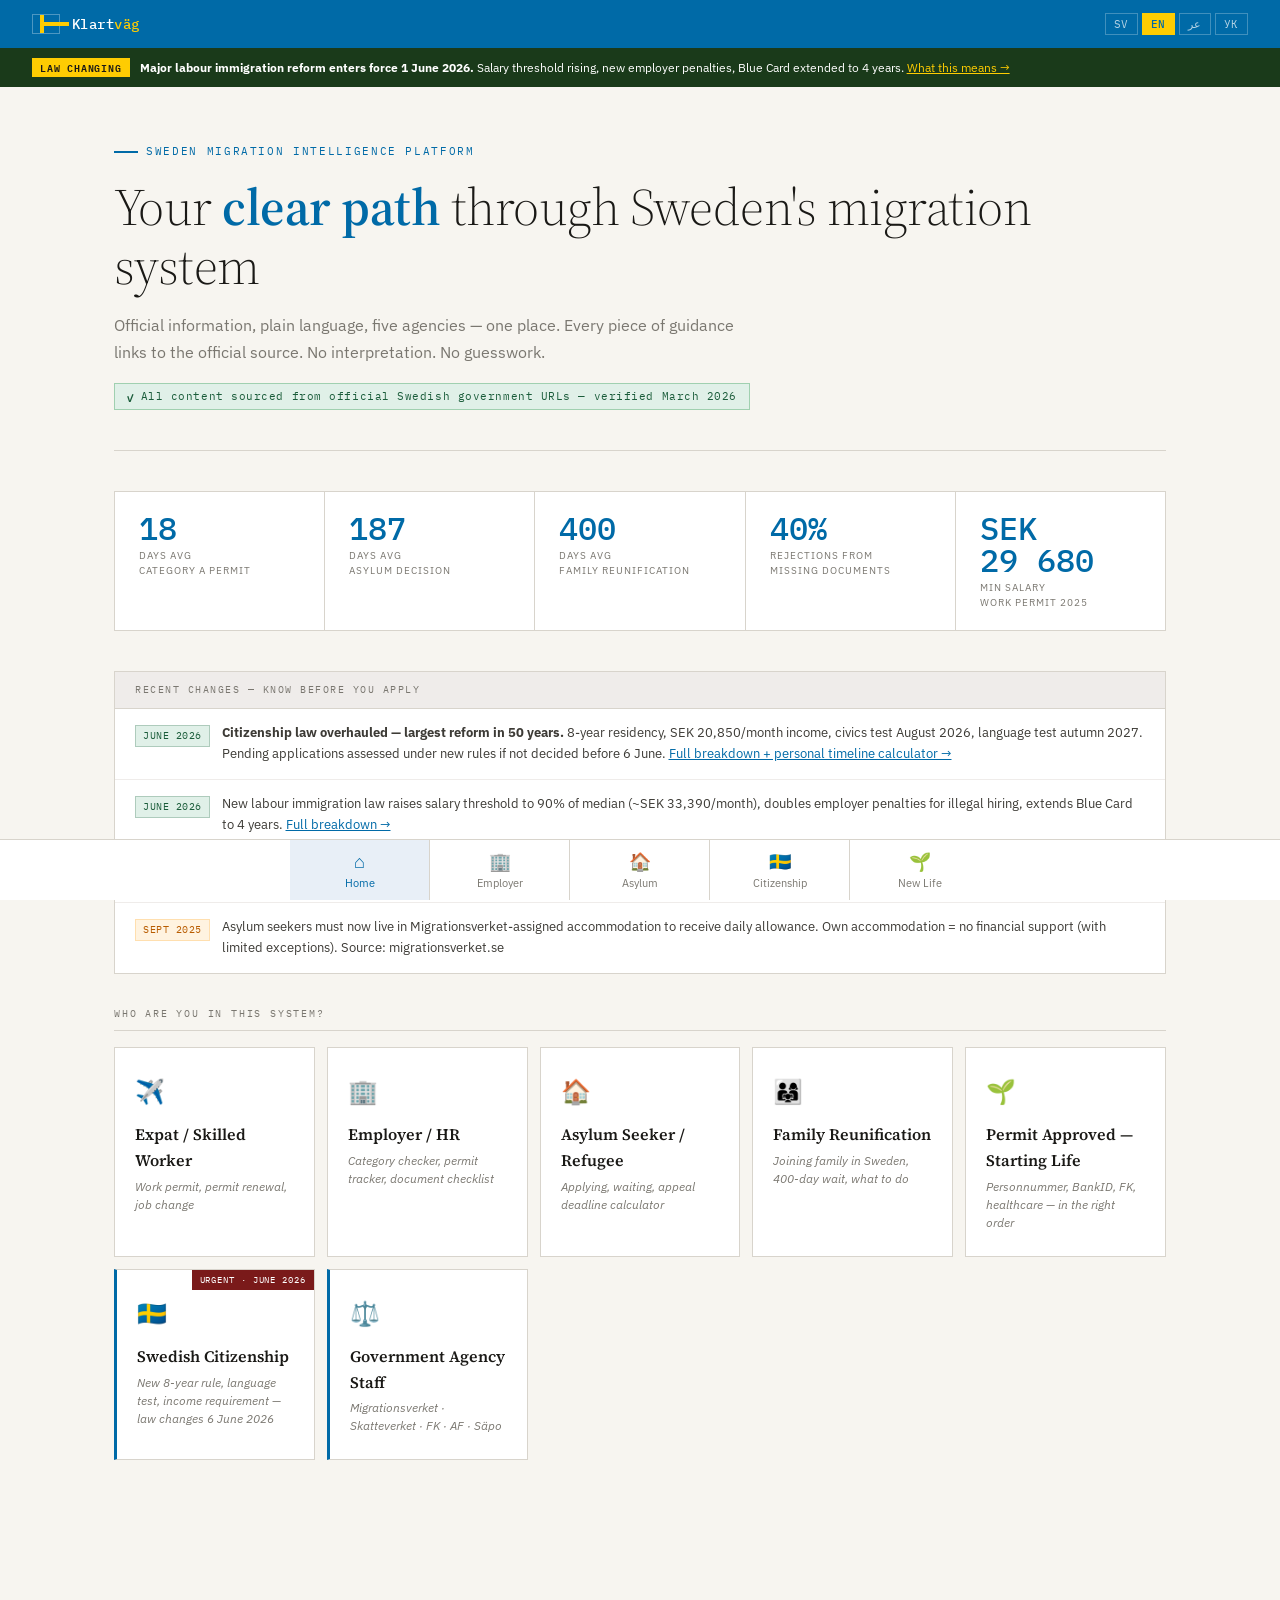
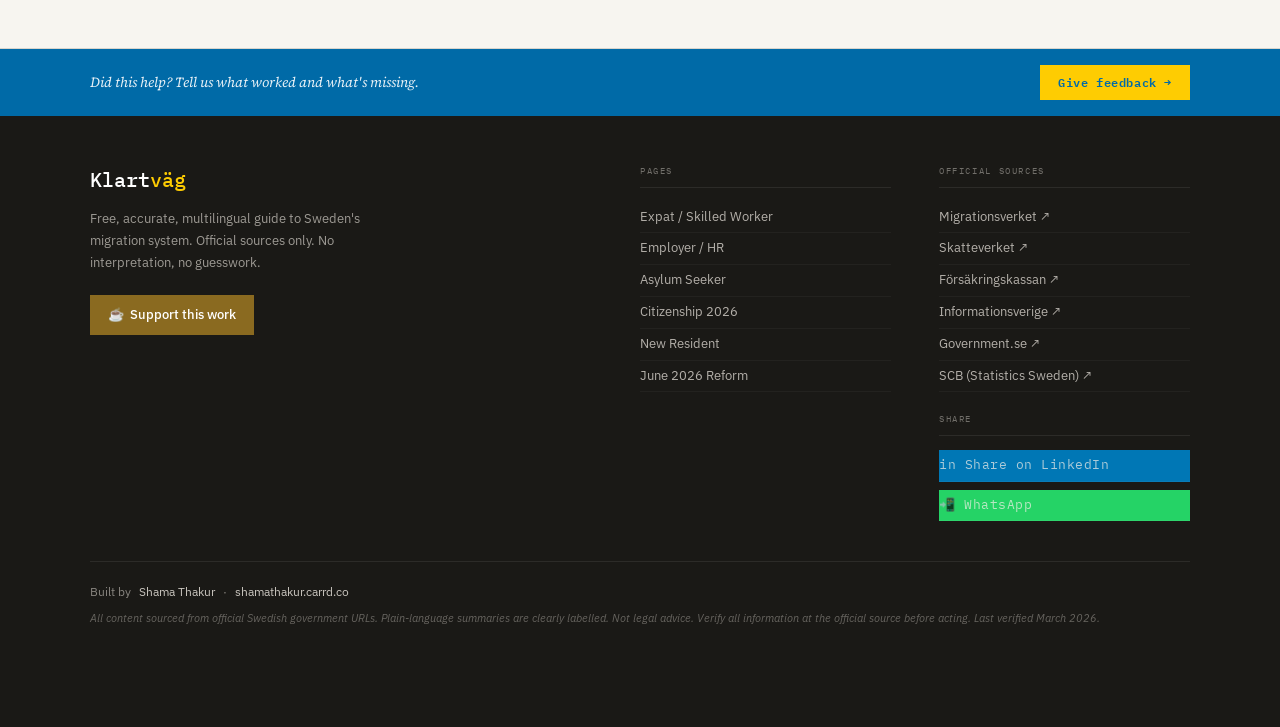
<file: index.html>
<!DOCTYPE html>
<html lang="en">
<head>
<meta charset="UTF-8">
<meta name="viewport" content="width=device-width, initial-scale=1.0">
<title>Klartväg — Sweden Migration Navigator</title>
<meta name="description" content="Free, accurate, plain-language guide to Sweden's migration system. Work permits, asylum, family reunification, new resident onboarding — in Swedish, English, Arabic, and Ukrainian.">
<link rel="preconnect" href="https://fonts.googleapis.com">
<link href="https://fonts.googleapis.com/css2?family=Source+Serif+4:ital,opsz,wght@0,8..60,300;0,8..60,400;0,8..60,600;1,8..60,300&family=IBM+Plex+Mono:wght@300;400;500&family=IBM+Plex+Sans:wght@300;400;500&display=swap" rel="stylesheet">
<link rel="stylesheet" href="style.css">
<style>
.stats-row { display: grid; grid-template-columns: repeat(auto-fit, minmax(140px, 1fr)); gap: 1px; margin-bottom: 40px; background: var(--border); border: 1px solid var(--border); }
.stat-box { padding: 20px 24px; background: white; }
.stat-num { font-family: 'IBM Plex Mono', monospace; font-size: 32px; color: var(--swedish-blue); font-weight: 500; line-height: 1; margin-bottom: 4px; }
.stat-label { font-size: 10px; color: var(--ink3); letter-spacing: 0.1em; text-transform: uppercase; line-height: 1.5; }
.news-strip { background: white; border: 1px solid var(--border); margin-bottom: 32px; }
.news-strip-header { background: var(--bg2); padding: 10px 20px; font-size: 10px; font-family: 'IBM Plex Mono', monospace; letter-spacing: 0.15em; text-transform: uppercase; color: var(--ink3); border-bottom: 1px solid var(--border); }
.news-item { padding: 14px 20px; border-bottom: 1px solid var(--bg2); display: flex; gap: 12px; align-items: flex-start; }
.news-item:last-child { border-bottom: none; }
.news-tag { font-size: 10px; font-family: 'IBM Plex Mono', monospace; padding: 2px 7px; border: 1px solid; flex-shrink: 0; margin-top: 2px; letter-spacing: 0.05em; text-transform: uppercase; }
.news-tag.reform { color: #1a5c3a; border-color: #1a5c3a40; background: var(--green-light); }
.news-tag.change { color: var(--warn); border-color: #ffcc8080; background: var(--warn-bg); }
.news-text { font-size: 13px; color: var(--ink2); line-height: 1.6; }
.news-text a { color: var(--swedish-blue); }
</style>
</head>
<body class="lang-en">

<div class="topbar">
  <a href="index.html" class="topbar-logo">
    <div class="topbar-flag"></div>
    <span class="topbar-name">Klart<span>väg</span></span>
  </a>
  <div class="lang-bar">
    <button class="lang-btn" onclick="setLang('sv')">SV</button>
    <button class="lang-btn active" onclick="setLang('en')">EN</button>
    <button class="lang-btn" onclick="setLang('ar')">عر</button>
    <button class="lang-btn" onclick="setLang('uk')">УК</button>
  </div>
</div>

<div class="law-banner">
  <span class="law-banner-tag">
    <span data-lang="en">Law changing</span>
    <span data-lang="sv">Lag ändras</span>
    <span data-lang="ar">تغيير قانوني</span>
    <span data-lang="uk">Зміна закону</span>
  </span>
  <span data-lang="en"><strong>Major labour immigration reform enters force 1 June 2026.</strong> Salary threshold rising, new employer penalties, Blue Card extended to 4 years. <a href="reform.html">What this means →</a></span>
  <span data-lang="sv"><strong>Stor reform för arbetskraftsinvandring träder i kraft 1 juni 2026.</strong> Lönetröskel höjs, nya arbetsgivarstraff, Blue Card förlängs till 4 år. <a href="reform.html">Vad det innebär →</a></span>
  <span data-lang="ar"><strong>إصلاح كبير لهجرة العمالة يدخل حيز التنفيذ في 1 يونيو 2026.</strong> <a href="reform.html">ما يعنيه هذا ←</a></span>
  <span data-lang="uk"><strong>Масштабна реформа трудової міграції набуває чинності 1 червня 2026 року.</strong> <a href="reform.html">Що це означає →</a></span>
</div>

<div class="app page-enter">

  <div class="hero">
    <div class="hero-tag">
      <span data-lang="en">Sweden Migration Intelligence Platform</span>
      <span data-lang="sv">Sveriges migrationsinformationssystem</span>
      <span data-lang="ar">منصة الهجرة السويدية</span>
      <span data-lang="uk">Платформа міграції Швеції</span>
    </div>
    <h1>
      <span data-lang="en">Your <strong>clear path</strong> through Sweden's migration system</span>
      <span data-lang="sv">Din <strong>klara väg</strong> genom Sveriges migrationssystem</span>
      <span data-lang="ar">طريقك <strong>الواضح</strong> عبر نظام الهجرة السويدي</span>
      <span data-lang="uk">Ваш <strong>чіткий шлях</strong> через шведську систему міграції</span>
    </h1>
    <p class="hero-sub">
      <span data-lang="en">Official information, plain language, five agencies — one place. Every piece of guidance links to the official source. No interpretation. No guesswork.</span>
      <span data-lang="sv">Officiell information, klarspråk, fem myndigheter — ett ställe. All vägledning länkar till den officiella källan.</span>
      <span data-lang="ar">معلومات رسمية، لغة بسيطة، خمس وكالات — مكان واحد. لا تفسير، لا تخمين.</span>
      <span data-lang="uk">Офіційна інформація, проста мова, п'ять агентств — одне місце. Без інтерпретацій.</span>
    </p>
    <div class="accuracy-badge">
      <span data-lang="en">All content sourced from official Swedish government URLs — verified March 2026</span>
      <span data-lang="sv">Allt innehåll från officiella svenska myndighets-URL:er — verifierat mars 2026</span>
      <span data-lang="ar">جميع المحتوى من عناوين URL الحكومية الرسمية — تم التحقق منه مارس 2026</span>
      <span data-lang="uk">Весь вміст з офіційних URL шведського уряду — перевірено березень 2026</span>
    </div>
  </div>

  <!-- LIVE STATS -->
  <div class="stats-row">
    <div class="stat-box">
      <div class="stat-num">18</div>
      <div class="stat-label">Days avg<br>Category A permit</div>
    </div>
    <div class="stat-box">
      <div class="stat-num">187</div>
      <div class="stat-label">Days avg<br>asylum decision</div>
    </div>
    <div class="stat-box">
      <div class="stat-num">400</div>
      <div class="stat-label">Days avg<br>family reunification</div>
    </div>
    <div class="stat-box">
      <div class="stat-num">40%</div>
      <div class="stat-label">Rejections from<br>missing documents</div>
    </div>
    <div class="stat-box">
      <div class="stat-num threshold-num">SEK 29,680</div>
      <div class="stat-label">Min salary<br>work permit 2025</div>
    </div>
  </div>

  <!-- WHAT'S CHANGED NEWS STRIP -->
  <div class="news-strip">
    <div class="news-strip-header">
      <span data-lang="en">Recent changes — know before you apply</span>
      <span data-lang="sv">Senaste ändringar — vet innan du ansöker</span>
      <span data-lang="ar">التغييرات الأخيرة — اعرف قبل أن تتقدم</span>
      <span data-lang="uk">Останні зміни — дізнайтеся перед подачею заяви</span>
    </div>
    <div class="news-item">
      <span class="news-tag reform">June 2026</span>
      <div class="news-text">
        <span data-lang="en"><strong>Citizenship law overhauled — largest reform in 50 years.</strong> 8-year residency, SEK 20,850/month income, civics test August 2026, language test autumn 2027. Pending applications assessed under new rules if not decided before 6 June. <a href="citizenship.html">Full breakdown + personal timeline calculator →</a></span>
        <span data-lang="sv"><strong>Medborgarskapslagen reformeras — största reformen på 50 år.</strong> 8-årig bosättning, 20 850 kr/mån inkomst, samhällstest aug 2026, språkprov höst 2027. <a href="citizenship.html">Fullständig genomgång →</a></span>
        <span data-lang="ar"><strong>تحديث قانون الجنسية — أكبر إصلاح منذ 50 عاماً.</strong> إقامة 8 سنوات، دخل 20,850 كرونة/شهر، اختبار مدني أغسطس 2026. <a href="citizenship.html">تفاصيل كاملة ←</a></span>
        <span data-lang="uk"><strong>Реформа закону про громадянство — найбільша за 50 років.</strong> 8 років проживання, 20,850 крон/місяць доходу. <a href="citizenship.html">Повний огляд →</a></span>
      </div>
    </div>
    <div class="news-item">
      <span class="news-tag reform">June 2026</span>
      <div class="news-text">
        <span data-lang="en">New labour immigration law raises salary threshold to 90% of median (~SEK 33,390/month), doubles employer penalties for illegal hiring, extends Blue Card to 4 years. <a href="reform.html">Full breakdown →</a></span>
        <span data-lang="sv">Ny lag höjer lönegräns till 90% av medianlön (~33 390 kr/mån), fördubblar straff för olaglig anställning, förlänger Blue Card till 4 år. <a href="reform.html">Fullständig genomgång →</a></span>
        <span data-lang="ar">قانون جديد يرفع عتبة الراتب إلى 90٪ من المتوسط، يضاعف عقوبات أصحاب العمل. <a href="reform.html">تفاصيل كاملة ←</a></span>
        <span data-lang="uk">Новий закон підвищує поріг зарплати до 90% медіани, подвоює штрафи для роботодавців. <a href="reform.html">Повний огляд →</a></span>
      </div>
    </div>
    <div class="news-item">
      <span class="news-tag change">April 2025</span>
      <div class="news-text">
        <span data-lang="en">Track change abolished. Rejected asylum seekers can no longer switch to a work permit without leaving Sweden first. Source: informationsverige.se</span>
        <span data-lang="sv">Spårbytet avskaffat. Avvisade asylsökande kan inte längre byta till arbetstillstånd utan att lämna Sverige. Källa: informationsverige.se</span>
        <span data-lang="ar">تم إلغاء تغيير المسار. لا يمكن للاجئين المرفوضين الانتقال إلى تصريح عمل دون مغادرة السويد.</span>
        <span data-lang="uk">Зміну треку скасовано. Відхилені прохачі притулку більше не можуть переходити на дозвіл на роботу, не покидаючи Швецію.</span>
      </div>
    </div>
    <div class="news-item">
      <span class="news-tag change">Sept 2025</span>
      <div class="news-text">
        <span data-lang="en">Asylum seekers must now live in Migrationsverket-assigned accommodation to receive daily allowance. Own accommodation = no financial support (with limited exceptions). Source: migrationsverket.se</span>
        <span data-lang="sv">Asylsökande måste nu bo i Migrationsverkets anvisade boende för att få dagersättning. Eget boende = inget ekonomiskt stöd. Källa: migrationsverket.se</span>
        <span data-lang="ar">يجب على طالبي اللجوء الآن العيش في السكن المخصص لتلقي البدل اليومي. السكن الخاص = لا دعم مالي.</span>
        <span data-lang="uk">Шукачі притулку тепер повинні жити у виділеному житлі для отримання добових. Власне житло = відсутня фінансова підтримка.</span>
      </div>
    </div>
  </div>

  <!-- WHO ARE YOU -->
  <div class="section-label">
    <span data-lang="en">Who are you in this system?</span>
    <span data-lang="sv">Vem är du i det här systemet?</span>
    <span data-lang="ar">من أنت في هذا النظام؟</span>
    <span data-lang="uk">Хто ви в цій системі?</span>
  </div>

  <div class="who-grid">
    <a href="expat.html" class="who-card">
      <span class="who-arrow">→</span>
      <span class="who-icon">✈️</span>
      <div class="who-title">
        <span data-lang="en">Expat / Skilled Worker</span>
        <span data-lang="sv">Expat / Kvalificerad arbetstagare</span>
        <span data-lang="ar">مغترب / عامل ماهر</span>
        <span data-lang="uk">Експат / Кваліфікований працівник</span>
      </div>
      <div class="who-sub">
        <span data-lang="en">Work permit, permit renewal, job change</span>
        <span data-lang="sv">Arbetstillstånd, förnyelse, jobbbyte</span>
        <span data-lang="ar">تصريح عمل، تجديد، تغيير وظيفة</span>
        <span data-lang="uk">Дозвіл на роботу, продовження, зміна роботи</span>
      </div>
    </a>

    <a href="employer.html" class="who-card">
      <span class="who-arrow">→</span>
      <span class="who-icon">🏢</span>
      <div class="who-title">
        <span data-lang="en">Employer / HR</span>
        <span data-lang="sv">Arbetsgivare / HR</span>
        <span data-lang="ar">صاحب عمل / موارد بشرية</span>
        <span data-lang="uk">Роботодавець / HR</span>
      </div>
      <div class="who-sub">
        <span data-lang="en">Category checker, permit tracker, document checklist</span>
        <span data-lang="sv">Kategorikontroll, tillståndsspårare, checklista</span>
        <span data-lang="ar">فحص الفئة، تتبع التصريح، قائمة التحقق</span>
        <span data-lang="uk">Перевірка категорії, відстеження дозволів</span>
      </div>
    </a>

    <a href="asylum.html" class="who-card">
      <span class="who-arrow">→</span>
      <span class="who-icon">🏠</span>
      <div class="who-title">
        <span data-lang="en">Asylum Seeker / Refugee</span>
        <span data-lang="sv">Asylsökande / Flykting</span>
        <span data-lang="ar">طالب لجوء / لاجئ</span>
        <span data-lang="uk">Шукач притулку / Біженець</span>
      </div>
      <div class="who-sub">
        <span data-lang="en">Applying, waiting, appeal deadline calculator</span>
        <span data-lang="sv">Ansöka, vänta, kalkylator för överklagande</span>
        <span data-lang="ar">التقديم، الانتظار، حاسبة الاستئناف</span>
        <span data-lang="uk">Подача, очікування, калькулятор апеляції</span>
      </div>
    </a>

    <a href="family.html" class="who-card">
      <span class="who-arrow">→</span>
      <span class="who-icon">👨‍👩‍👧</span>
      <div class="who-title">
        <span data-lang="en">Family Reunification</span>
        <span data-lang="sv">Anhöriginvandring</span>
        <span data-lang="ar">لم شمل الأسرة</span>
        <span data-lang="uk">Возз'єднання сім'ї</span>
      </div>
      <div class="who-sub">
        <span data-lang="en">Joining family in Sweden, 400-day wait, what to do</span>
        <span data-lang="sv">Återförenas med familj, 400 dagars väntan</span>
        <span data-lang="ar">الانضمام للعائلة في السويد، انتظار 400 يوم</span>
        <span data-lang="uk">Возз'єднання з сім'єю, 400 днів очікування</span>
      </div>
    </a>

    <a href="newlife.html" class="who-card">
      <span class="who-arrow">→</span>
      <span class="who-icon">🌱</span>
      <div class="who-title">
        <span data-lang="en">Permit Approved — Starting Life</span>
        <span data-lang="sv">Tillstånd godkänt — börja livet</span>
        <span data-lang="ar">تمت الموافقة — بدء الحياة</span>
        <span data-lang="uk">Дозвіл схвалено — початок життя</span>
      </div>
      <div class="who-sub">
        <span data-lang="en">Personnummer, BankID, FK, healthcare — in the right order</span>
        <span data-lang="sv">Personnummer, BankID, FK, sjukvård — i rätt ordning</span>
        <span data-lang="ar">الرقم الشخصي، BankID، الرعاية الصحية — بالترتيب الصحيح</span>
        <span data-lang="uk">Personnummer, BankID, FK, охорона здоров'я — в правильному порядку</span>
      </div>
    </a>

    <a href="citizenship.html" class="who-card" style="border-left: 3px solid #006AA7; position:relative; overflow:hidden;">
      <div style="position:absolute; top:0; right:0; background:#7a1a1a; color:white; font-size:9px; font-family:'IBM Plex Mono',monospace; letter-spacing:0.1em; text-transform:uppercase; padding:3px 8px;">URGENT · June 2026</div>
      <span class="who-arrow">→</span>
      <span class="who-icon">🇸🇪</span>
      <div class="who-title">
        <span data-lang="en">Swedish Citizenship</span>
        <span data-lang="sv">Svenskt medborgarskap</span>
        <span data-lang="ar">الجنسية السويدية</span>
        <span data-lang="uk">Шведське громадянство</span>
      </div>
      <div class="who-sub">
        <span data-lang="en">New 8-year rule, language test, income requirement — law changes 6 June 2026</span>
        <span data-lang="sv">Ny 8-årsregel, språkprov, inkomstkrav — lagen ändras 6 juni 2026</span>
        <span data-lang="ar">قاعدة 8 سنوات الجديدة، اختبار اللغة، متطلبات الدخل — القانون يتغير 6 يونيو 2026</span>
        <span data-lang="uk">Нове правило 8 років, мовний тест, вимога доходу — закон змінюється 6 червня 2026</span>
      </div>
    </a>

    <a href="agency.html" class="who-card agency">
      <span class="who-arrow">→</span>
      <span class="who-icon">⚖️</span>
      <div class="who-title">
        <span data-lang="en">Government Agency Staff</span>
        <span data-lang="sv">Myndighetsanställd</span>
        <span data-lang="ar">موظف الوكالة الحكومية</span>
        <span data-lang="uk">Співробітник державної установи</span>
      </div>
      <div class="who-sub">
        <span data-lang="en">Migrationsverket · Skatteverket · FK · AF · Säpo</span>
        <span data-lang="sv">Migrationsverket · Skatteverket · FK · AF · Säpo</span>
        <span data-lang="ar">ميغراتيونسفيركيت · سكاتيفيركيت · وغيرها</span>
        <span data-lang="uk">Міграційне агентство · Податкова служба · інші</span>
      </div>
    </a>
  </div>

</div>


<!-- ── SITE FOOTER ── -->
<div class="kv-footer" id="kv-footer">

  <!-- FEEDBACK STRIP -->
  <div class="kv-feedback-strip">
    <div class="kv-feedback-inner">
      <div class="kv-feedback-text">
        <span data-lang="en">Did this help? Tell us what worked and what's missing.</span>
        <span data-lang="sv">Hjälpte det? Berätta vad som fungerade och vad som saknas.</span>
        <span data-lang="ar">هل ساعد هذا؟ أخبرنا بما نجح وما هو مفقود.</span>
        <span data-lang="uk">Це допомогло? Розкажіть, що спрацювало і чого не вистачає.</span>
      </div>
      <a href="https://tally.so/r/LZ0qEG" target="_blank" class="kv-feedback-btn">
        <span data-lang="en">Give feedback →</span>
        <span data-lang="sv">Ge feedback →</span>
        <span data-lang="ar">أعطِ تعليقات ←</span>
        <span data-lang="uk">Залишити відгук →</span>
      </a>
    </div>
  </div>

  <!-- MAIN FOOTER -->
  <div class="kv-footer-main">
    <div class="kv-footer-grid">

      <!-- BRAND -->
      <div class="kv-footer-brand">
        <div class="kv-footer-logo">Klart<span>väg</span></div>
        <p class="kv-footer-tagline">
          <span data-lang="en">Free, accurate, multilingual guide to Sweden's migration system. Official sources only. No interpretation, no guesswork.</span>
          <span data-lang="sv">Gratis, korrekt, flerspråkig guide till Sveriges migrationssystem. Officiella källor. Ingen tolkning.</span>
          <span data-lang="ar">دليل مجاني ودقيق ومتعدد اللغات لنظام الهجرة السويدي. مصادر رسمية فقط.</span>
          <span data-lang="uk">Безкоштовний, точний, багатомовний путівник по шведській міграційній системі. Тільки офіційні джерела.</span>
        </p>
        <!-- KO-FI -->
        <a href="https://ko-fi.com/shamathakur" target="_blank" class="kv-kofi-btn">
          ☕ <span data-lang="en">Support this work</span>
          <span data-lang="sv">Stöd det här arbetet</span>
          <span data-lang="ar">ادعم هذا العمل</span>
          <span data-lang="uk">Підтримайте цю роботу</span>
        </a>
      </div>

      <!-- PAGES -->
      <div class="kv-footer-col">
        <div class="kv-footer-col-label">
          <span data-lang="en">Pages</span>
          <span data-lang="sv">Sidor</span>
          <span data-lang="ar">الصفحات</span>
          <span data-lang="uk">Сторінки</span>
        </div>
        <a href="expat.html">
          <span data-lang="en">Expat / Skilled Worker</span>
          <span data-lang="sv">Expat / Kvalificerad arbetstagare</span>
          <span data-lang="ar">مغترب / عامل ماهر</span>
          <span data-lang="uk">Експат / Кваліфікований працівник</span>
        </a>
        <a href="employer.html">
          <span data-lang="en">Employer / HR</span>
          <span data-lang="sv">Arbetsgivare / HR</span>
          <span data-lang="ar">صاحب عمل</span>
          <span data-lang="uk">Роботодавець</span>
        </a>
        <a href="asylum.html">
          <span data-lang="en">Asylum Seeker</span>
          <span data-lang="sv">Asylsökande</span>
          <span data-lang="ar">طالب لجوء</span>
          <span data-lang="uk">Шукач притулку</span>
        </a>
        <a href="citizenship.html">
          <span data-lang="en">Citizenship 2026</span>
          <span data-lang="sv">Medborgarskap 2026</span>
          <span data-lang="ar">الجنسية 2026</span>
          <span data-lang="uk">Громадянство 2026</span>
        </a>
        <a href="newlife.html">
          <span data-lang="en">New Resident</span>
          <span data-lang="sv">Ny invånare</span>
          <span data-lang="ar">مقيم جديد</span>
          <span data-lang="uk">Новий резидент</span>
        </a>
        <a href="reform.html">
          <span data-lang="en">June 2026 Reform</span>
          <span data-lang="sv">Juni 2026-reformen</span>
          <span data-lang="ar">إصلاح يونيو 2026</span>
          <span data-lang="uk">Реформа червня 2026</span>
        </a>
      </div>

      <!-- SOURCES + SHARE -->
      <div class="kv-footer-col">
        <div class="kv-footer-col-label">
          <span data-lang="en">Official Sources</span>
          <span data-lang="sv">Officiella källor</span>
          <span data-lang="ar">المصادر الرسمية</span>
          <span data-lang="uk">Офіційні джерела</span>
        </div>
        <a href="https://www.migrationsverket.se/en" target="_blank">Migrationsverket ↗</a>
        <a href="https://www.skatteverket.se" target="_blank">Skatteverket ↗</a>
        <a href="https://www.forsakringskassan.se/english" target="_blank">Försäkringskassan ↗</a>
        <a href="https://www.informationsverige.se/en" target="_blank">Informationsverige ↗</a>
        <a href="https://www.government.se" target="_blank">Government.se ↗</a>
        <a href="https://www.scb.se/en" target="_blank">SCB (Statistics Sweden) ↗</a>

        <div class="kv-footer-col-label" style="margin-top:20px">
          <span data-lang="en">Share</span>
          <span data-lang="sv">Dela</span>
          <span data-lang="ar">مشاركة</span>
          <span data-lang="uk">Поділитися</span>
        </div>
        <div class="kv-share-row">
          <a href="https://www.linkedin.com/sharing/share-offsite/?url=https://klartvag.vercel.app" target="_blank" class="kv-share-btn kv-share-li">
            in <span data-lang="en">Share on LinkedIn</span><span data-lang="sv">Dela på LinkedIn</span><span data-lang="ar">شارك على لينكدإن</span><span data-lang="uk">LinkedIn</span>
          </a>
          <a id="kv-wa-share" href="#" target="_blank" class="kv-share-btn kv-share-wa">
            <span data-lang="en">📲 WhatsApp</span>
            <span data-lang="sv">📲 WhatsApp</span>
            <span data-lang="ar">📲 واتساب</span>
            <span data-lang="uk">📲 WhatsApp</span>
          </a>
        </div>
      </div>

    </div>

    <!-- BOTTOM BAR -->
    <div class="kv-footer-bottom">
      <div class="kv-footer-credit">
        <span data-lang="en">Built by</span>
        <span data-lang="sv">Byggt av</span>
        <span data-lang="ar">بناه</span>
        <span data-lang="uk">Створено</span>
        <a href="https://linkedin.com/in/shama-t-b7250632" target="_blank">Shama Thakur</a>
        ·
        <a href="https://shamathakur.carrd.co" target="_blank">shamathakur.carrd.co</a>
      </div>
      <div class="kv-footer-accuracy">
        <span data-lang="en">All content sourced from official Swedish government URLs. Plain-language summaries are clearly labelled. Not legal advice. Verify all information at the official source before acting. Last verified March 2026.</span>
        <span data-lang="sv">Allt innehåll hämtat från officiella svenska myndighets-URL:er. Klarspråkssammanfattningar är tydligt märkta. Inte juridisk rådgivning. Verifiera all information vid den officiella källan. Senast verifierat mars 2026.</span>
        <span data-lang="ar">جميع المحتوى مصدره عناوين URL الحكومية السويدية الرسمية. ليس استشارة قانونية. تحقق من جميع المعلومات في المصدر الرسمي. آخر تحقق: مارس 2026.</span>
        <span data-lang="uk">Весь вміст з офіційних URL шведського уряду. Не є юридичною консультацією. Перевіряйте всю інформацію в офіційному джерелі. Остання перевірка: березень 2026.</span>
      </div>
    </div>

  </div>
</div>

<nav class="bottom-nav">
  <a href="index.html" class="bnav-btn active">
    <span class="bnav-icon">⌂</span>
    <span data-lang="en">Home</span><span data-lang="sv">Hem</span><span data-lang="ar">الرئيسية</span><span data-lang="uk">Головна</span>
  </a>
  <a href="employer.html" class="bnav-btn">
    <span class="bnav-icon">🏢</span>
    <span data-lang="en">Employer</span><span data-lang="sv">Arbetsgivare</span><span data-lang="ar">صاحب عمل</span><span data-lang="uk">Роботодавець</span>
  </a>
  <a href="asylum.html" class="bnav-btn">
    <span class="bnav-icon">🏠</span>
    <span data-lang="en">Asylum</span><span data-lang="sv">Asyl</span><span data-lang="ar">لجوء</span><span data-lang="uk">Притулок</span>
  </a>
  <a href="citizenship.html" class="bnav-btn">
    <span class="bnav-icon">🇸🇪</span>
    <span data-lang="en">Citizenship</span><span data-lang="sv">Medborgarskap</span><span data-lang="ar">الجنسية</span><span data-lang="uk">Громадянство</span>
  </a>
  <a href="newlife.html" class="bnav-btn">
    <span class="bnav-icon">🌱</span>
    <span data-lang="en">New Life</span><span data-lang="sv">Nytt liv</span><span data-lang="ar">حياة جديدة</span><span data-lang="uk">Нове життя</span>
  </a>
</nav>

<script src="shared.js"></script>
</body>
</html>
</file>
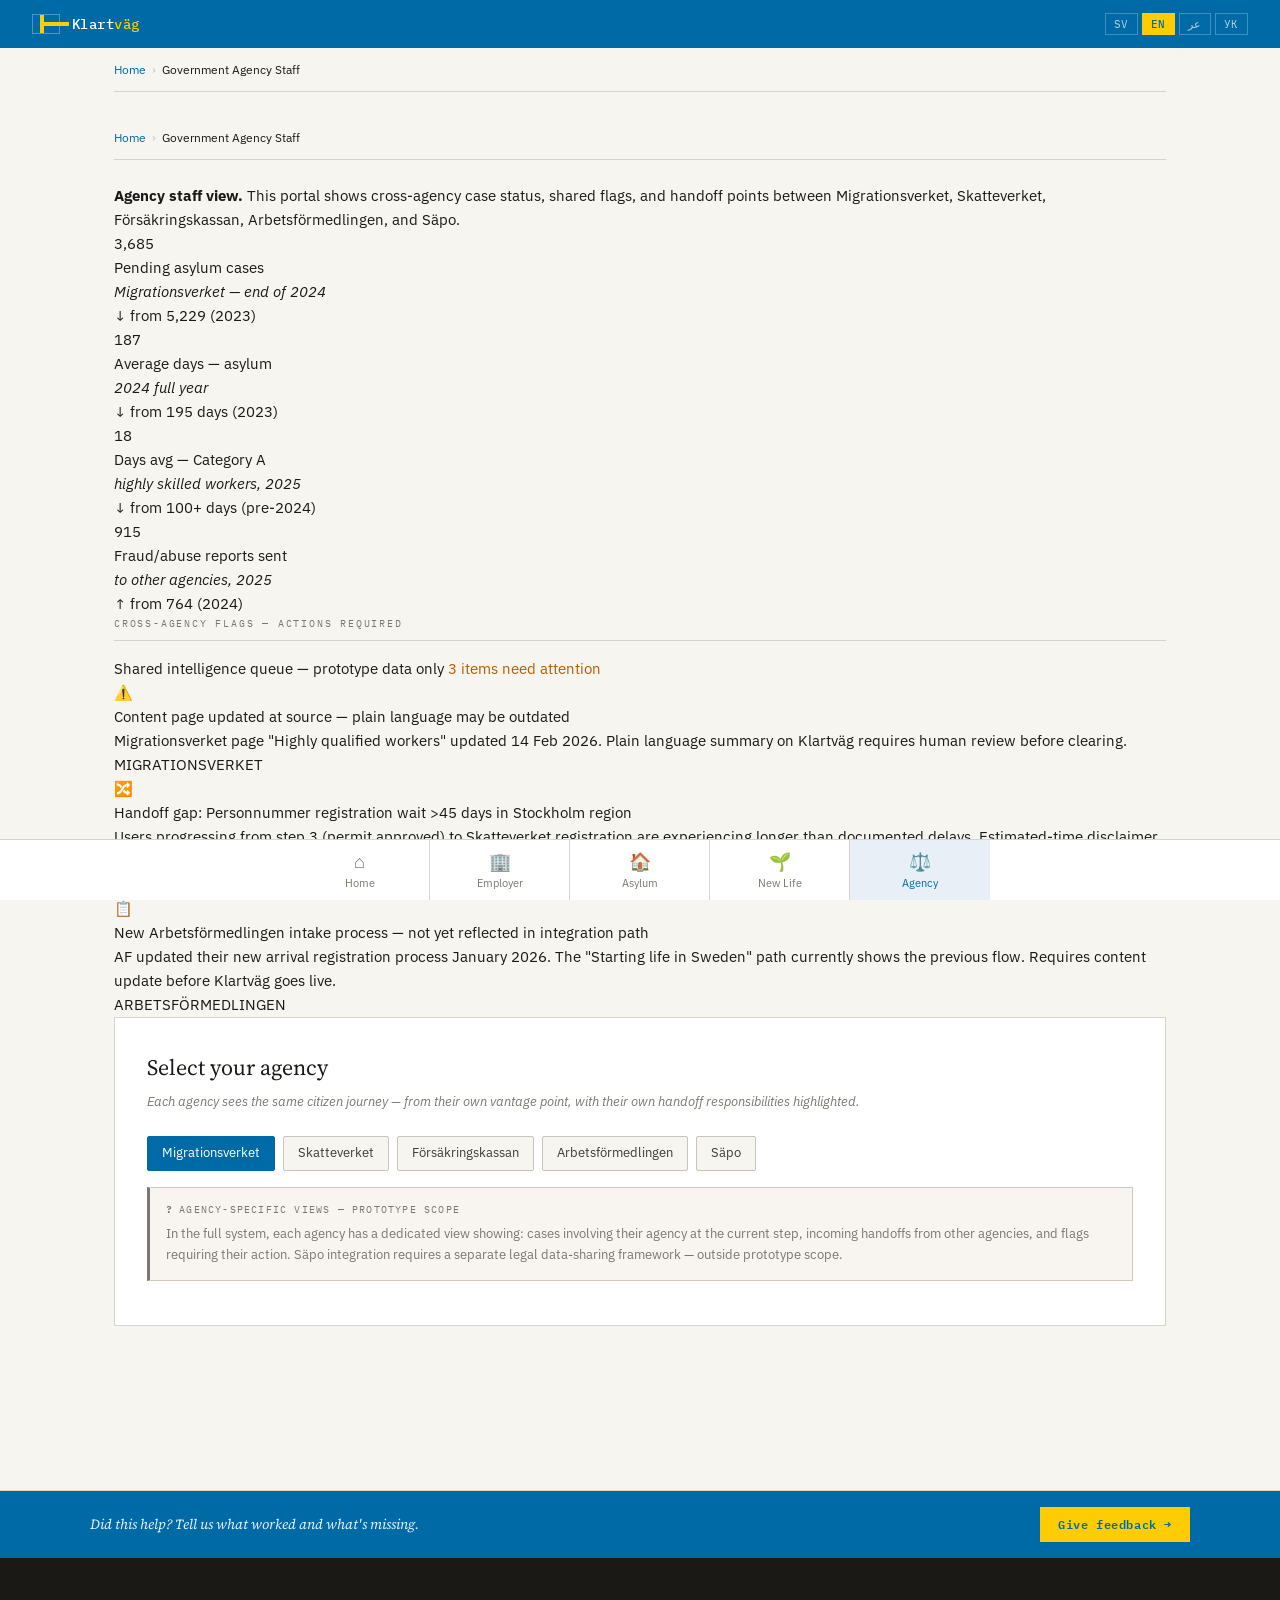
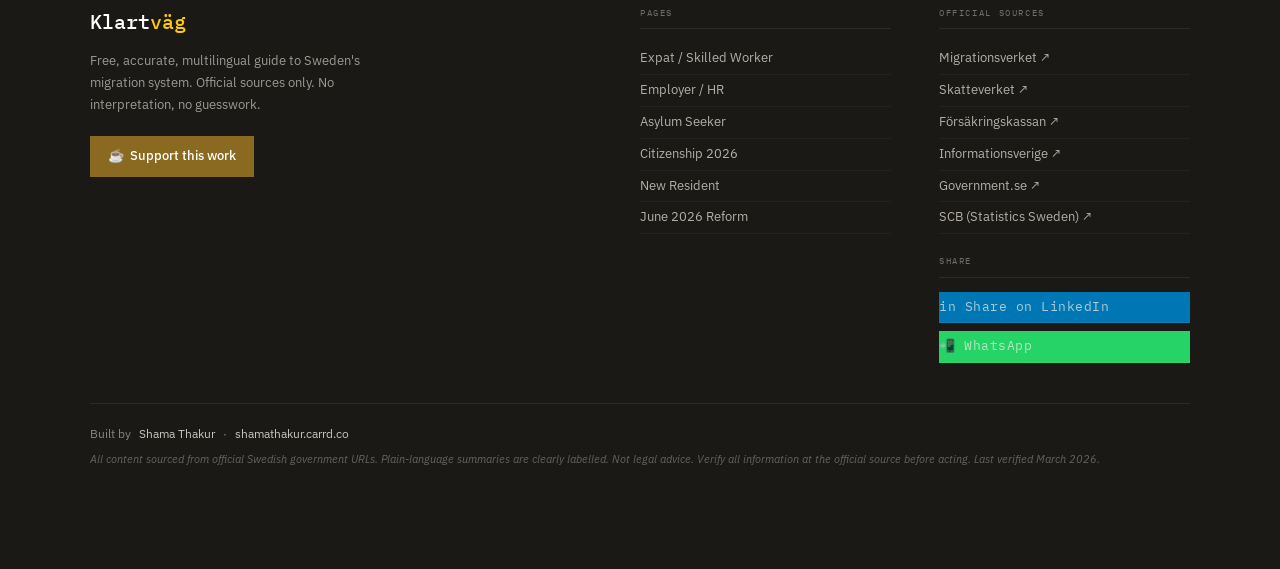
<file: agency.html>
<!DOCTYPE html>
<html lang="en">
<head>
<meta charset="UTF-8">
<meta name="viewport" content="width=device-width, initial-scale=1.0">
<title>Government Agency Staff — Klartväg</title>
<meta name="description" content="Cross-agency intelligence portal for Migrationsverket, Skatteverket, Försäkringskassan, Arbetsförmedlingen and Säpo staff.">
<link rel="preconnect" href="https://fonts.googleapis.com">
<link href="https://fonts.googleapis.com/css2?family=Source+Serif+4:ital,opsz,wght@0,8..60,300;0,8..60,400;0,8..60,600;1,8..60,300&family=IBM+Plex+Mono:wght@300;400;500&family=IBM+Plex+Sans:wght@300;400;500&display=swap" rel="stylesheet">
<link rel="stylesheet" href="style.css">
</head>
<body class="lang-en">

<div class="topbar">
  <a href="index.html" class="topbar-logo">
    <div class="topbar-flag"></div>
    <span class="topbar-name">Klart<span>väg</span></span>
  </a>
  <div class="lang-bar">
    <button class="lang-btn" onclick="setLang('sv')">SV</button>
    <button class="lang-btn active" onclick="setLang('en')">EN</button>
    <button class="lang-btn" onclick="setLang('ar')">عر</button>
    <button class="lang-btn" onclick="setLang('uk')">УК</button>
  </div>
</div>


<div class="app page-enter">

<div class="breadcrumb"><a href="index.html" class="bc-item"><span data-lang="en">Home</span><span data-lang="sv">Hem</span></a><span class="bc-sep">›</span><span class="bc-item current"><span data-lang="en">Government Agency Staff</span><span data-lang="sv">Myndighetsanställd</span></span></div>

<div class="breadcrumb">
      <span class="bc-item" onclick="window.location.href='index.html'">
        <span data-lang="en">Home</span><span data-lang="sv">Hem</span>
      </span>
      <span class="bc-sep">›</span>
      <span class="bc-item current">
        <span data-lang="en">Government Agency Staff</span>
        <span data-lang="sv">Myndighetsanställd</span>
      </span>
    </div>

    <div class="agency-banner">
      <div class="agency-banner-dot"></div>
      <div class="agency-banner-text">
        <span data-lang="en"><strong>Agency staff view.</strong> This portal shows cross-agency case status, shared flags, and handoff points between Migrationsverket, Skatteverket, Försäkringskassan, Arbetsförmedlingen, and Säpo.</span>
        <span data-lang="sv"><strong>Myndighetsvy.</strong> Denna portal visar tvärstatliga ärendestatusar, delade flaggor och överlämningspunkter mellan myndigheterna.</span>
      </div>
    </div>

    <div class="agency-dash-grid">
      <div class="agency-stat-card">
        <div class="agency-stat-num">3,685</div>
        <div class="agency-stat-label">Pending asylum cases<br><em>Migrationsverket — end of 2024</em></div>
        <div class="agency-stat-trend trend-down">↓ from 5,229 (2023)</div>
      </div>
      <div class="agency-stat-card">
        <div class="agency-stat-num">187</div>
        <div class="agency-stat-label">Average days — asylum<br><em>2024 full year</em></div>
        <div class="agency-stat-trend trend-down">↓ from 195 days (2023)</div>
      </div>
      <div class="agency-stat-card">
        <div class="agency-stat-num">18</div>
        <div class="agency-stat-label">Days avg — Category A<br><em>highly skilled workers, 2025</em></div>
        <div class="agency-stat-trend trend-down">↓ from 100+ days (pre-2024)</div>
      </div>
      <div class="agency-stat-card">
        <div class="agency-stat-num">915</div>
        <div class="agency-stat-label">Fraud/abuse reports sent<br><em>to other agencies, 2025</em></div>
        <div class="agency-stat-trend trend-up">↑ from 764 (2024)</div>
      </div>
    </div>

    <div class="section-label">
      <span data-lang="en">Cross-agency flags — actions required</span>
      <span data-lang="sv">Tvärstatliga flaggor — åtgärder krävs</span>
    </div>

    <div class="flags-queue">
      <div class="flags-queue-header">
        <span>
          <span data-lang="en">Shared intelligence queue — prototype data only</span>
          <span data-lang="sv">Delad informationskö — endast prototypdata</span>
        </span>
        <span style="color: var(--warn);">
          <span data-lang="en">3 items need attention</span>
          <span data-lang="sv">3 poster behöver åtgärd</span>
        </span>
      </div>

      <div class="flag-row">
        <span class="flag-icon">⚠️</span>
        <div class="flag-content">
          <div class="flag-title">
            <span data-lang="en">Content page updated at source — plain language may be outdated</span>
            <span data-lang="sv">Innehållssida uppdaterad vid källan — klarspråk kan vara inaktuellt</span>
          </div>
          <div class="flag-detail">
            <span data-lang="en">Migrationsverket page "Highly qualified workers" updated 14 Feb 2026. Plain language summary on Klartväg requires human review before clearing.</span>
            <span data-lang="sv">Migrationsverkets sida "Högkvalificerade arbetstagare" uppdaterades 14 feb 2026. Klarspråkssammanfattning kräver mänsklig granskning.</span>
          </div>
        </div>
        <div class="flag-agency">MIGRATIONSVERKET</div>
      </div>

      <div class="flag-row">
        <span class="flag-icon">🔀</span>
        <div class="flag-content">
          <div class="flag-title">
            <span data-lang="en">Handoff gap: Personnummer registration wait >45 days in Stockholm region</span>
            <span data-lang="sv">Överlämningsgap: Personnummerregistrering >45 dagar i Stockholmsregionen</span>
          </div>
          <div class="flag-detail">
            <span data-lang="en">Users progressing from step 3 (permit approved) to Skatteverket registration are experiencing longer than documented delays. Estimated-time disclaimer is displaying correctly. No user-facing change needed — flag for Skatteverket awareness.</span>
            <span data-lang="sv">Användare som går från steg 3 till Skatteverket-registrering upplever längre förseningar än dokumenterat.</span>
          </div>
        </div>
        <div class="flag-agency">SKATTEVERKET</div>
      </div>

      <div class="flag-row">
        <span class="flag-icon">📋</span>
        <div class="flag-content">
          <div class="flag-title">
            <span data-lang="en">New Arbetsförmedlingen intake process — not yet reflected in integration path</span>
            <span data-lang="sv">Nytt Arbetsförmedlingen-intag — ännu ej reflekterat i integrationsvägen</span>
          </div>
          <div class="flag-detail">
            <span data-lang="en">AF updated their new arrival registration process January 2026. The "Starting life in Sweden" path currently shows the previous flow. Requires content update before Klartväg goes live.</span>
            <span data-lang="sv">AF uppdaterade sin registreringsprocess i januari 2026. "Börja livet i Sverige"-vägen visar fortfarande det gamla flödet.</span>
          </div>
        </div>
        <div class="flag-agency">ARBETSFÖRMEDLINGEN</div>
      </div>

    </div>

    <div class="situation-block">
      <h2>
        <span data-lang="en">Select your agency</span>
        <span data-lang="sv">Välj din myndighet</span>
      </h2>
      <div class="sv-label">
        <span data-lang="en">Each agency sees the same citizen journey — from their own vantage point, with their own handoff responsibilities highlighted.</span>
        <span data-lang="sv">Varje myndighet ser samma medborgarresa — från sitt eget perspektiv, med sina egna överlämningsansvar markerade.</span>
      </div>
      <div class="option-chips" style="margin-top:16px">
        <div class="chip selected">Migrationsverket</div>
        <div class="chip">Skatteverket</div>
        <div class="chip">Försäkringskassan</div>
        <div class="chip">Arbetsförmedlingen</div>
        <div class="chip">Säpo</div>
      </div>
      <div class="unknown-box" style="margin-top:16px">
        <div class="unknown-label">
          <span data-lang="en">Agency-specific views — prototype scope</span>
          <span data-lang="sv">Myndighetsspecifika vyer — prototypens räckvidd</span>
        </div>
        <p>
          <span data-lang="en">In the full system, each agency has a dedicated view showing: cases involving their agency at the current step, incoming handoffs from other agencies, and flags requiring their action. Säpo integration requires a separate legal data-sharing framework — outside prototype scope.</span>
          <span data-lang="sv">I det fullständiga systemet har varje myndighet en dedikerad vy. Säpo-integration kräver ett separat juridiskt ramverk för datadelning.</span>
        </p>
      </div>
    </div>

  </div>

</div>

<!-- BOTTOM NAV -->

</div>


<!-- ── SITE FOOTER ── -->
<div class="kv-footer" id="kv-footer">

  <!-- FEEDBACK STRIP -->
  <div class="kv-feedback-strip">
    <div class="kv-feedback-inner">
      <div class="kv-feedback-text">
        <span data-lang="en">Did this help? Tell us what worked and what's missing.</span>
        <span data-lang="sv">Hjälpte det? Berätta vad som fungerade och vad som saknas.</span>
        <span data-lang="ar">هل ساعد هذا؟ أخبرنا بما نجح وما هو مفقود.</span>
        <span data-lang="uk">Це допомогло? Розкажіть, що спрацювало і чого не вистачає.</span>
      </div>
      <a href="https://tally.so/r/LZ0qEG" target="_blank" class="kv-feedback-btn">
        <span data-lang="en">Give feedback →</span>
        <span data-lang="sv">Ge feedback →</span>
        <span data-lang="ar">أعطِ تعليقات ←</span>
        <span data-lang="uk">Залишити відгук →</span>
      </a>
    </div>
  </div>

  <!-- MAIN FOOTER -->
  <div class="kv-footer-main">
    <div class="kv-footer-grid">

      <!-- BRAND -->
      <div class="kv-footer-brand">
        <div class="kv-footer-logo">Klart<span>väg</span></div>
        <p class="kv-footer-tagline">
          <span data-lang="en">Free, accurate, multilingual guide to Sweden's migration system. Official sources only. No interpretation, no guesswork.</span>
          <span data-lang="sv">Gratis, korrekt, flerspråkig guide till Sveriges migrationssystem. Officiella källor. Ingen tolkning.</span>
          <span data-lang="ar">دليل مجاني ودقيق ومتعدد اللغات لنظام الهجرة السويدي. مصادر رسمية فقط.</span>
          <span data-lang="uk">Безкоштовний, точний, багатомовний путівник по шведській міграційній системі. Тільки офіційні джерела.</span>
        </p>
        <!-- KO-FI -->
        <a href="https://ko-fi.com/shamathakur" target="_blank" class="kv-kofi-btn">
          ☕ <span data-lang="en">Support this work</span>
          <span data-lang="sv">Stöd det här arbetet</span>
          <span data-lang="ar">ادعم هذا العمل</span>
          <span data-lang="uk">Підтримайте цю роботу</span>
        </a>
      </div>

      <!-- PAGES -->
      <div class="kv-footer-col">
        <div class="kv-footer-col-label">
          <span data-lang="en">Pages</span>
          <span data-lang="sv">Sidor</span>
          <span data-lang="ar">الصفحات</span>
          <span data-lang="uk">Сторінки</span>
        </div>
        <a href="expat.html">
          <span data-lang="en">Expat / Skilled Worker</span>
          <span data-lang="sv">Expat / Kvalificerad arbetstagare</span>
          <span data-lang="ar">مغترب / عامل ماهر</span>
          <span data-lang="uk">Експат / Кваліфікований працівник</span>
        </a>
        <a href="employer.html">
          <span data-lang="en">Employer / HR</span>
          <span data-lang="sv">Arbetsgivare / HR</span>
          <span data-lang="ar">صاحب عمل</span>
          <span data-lang="uk">Роботодавець</span>
        </a>
        <a href="asylum.html">
          <span data-lang="en">Asylum Seeker</span>
          <span data-lang="sv">Asylsökande</span>
          <span data-lang="ar">طالب لجوء</span>
          <span data-lang="uk">Шукач притулку</span>
        </a>
        <a href="citizenship.html">
          <span data-lang="en">Citizenship 2026</span>
          <span data-lang="sv">Medborgarskap 2026</span>
          <span data-lang="ar">الجنسية 2026</span>
          <span data-lang="uk">Громадянство 2026</span>
        </a>
        <a href="newlife.html">
          <span data-lang="en">New Resident</span>
          <span data-lang="sv">Ny invånare</span>
          <span data-lang="ar">مقيم جديد</span>
          <span data-lang="uk">Новий резидент</span>
        </a>
        <a href="reform.html">
          <span data-lang="en">June 2026 Reform</span>
          <span data-lang="sv">Juni 2026-reformen</span>
          <span data-lang="ar">إصلاح يونيو 2026</span>
          <span data-lang="uk">Реформа червня 2026</span>
        </a>
      </div>

      <!-- SOURCES + SHARE -->
      <div class="kv-footer-col">
        <div class="kv-footer-col-label">
          <span data-lang="en">Official Sources</span>
          <span data-lang="sv">Officiella källor</span>
          <span data-lang="ar">المصادر الرسمية</span>
          <span data-lang="uk">Офіційні джерела</span>
        </div>
        <a href="https://www.migrationsverket.se/en" target="_blank">Migrationsverket ↗</a>
        <a href="https://www.skatteverket.se" target="_blank">Skatteverket ↗</a>
        <a href="https://www.forsakringskassan.se/english" target="_blank">Försäkringskassan ↗</a>
        <a href="https://www.informationsverige.se/en" target="_blank">Informationsverige ↗</a>
        <a href="https://www.government.se" target="_blank">Government.se ↗</a>
        <a href="https://www.scb.se/en" target="_blank">SCB (Statistics Sweden) ↗</a>

        <div class="kv-footer-col-label" style="margin-top:20px">
          <span data-lang="en">Share</span>
          <span data-lang="sv">Dela</span>
          <span data-lang="ar">مشاركة</span>
          <span data-lang="uk">Поділитися</span>
        </div>
        <div class="kv-share-row">
          <a href="https://www.linkedin.com/sharing/share-offsite/?url=https://klartvag.vercel.app" target="_blank" class="kv-share-btn kv-share-li">
            in <span data-lang="en">Share on LinkedIn</span><span data-lang="sv">Dela på LinkedIn</span><span data-lang="ar">شارك على لينكدإن</span><span data-lang="uk">LinkedIn</span>
          </a>
          <a id="kv-wa-share" href="#" target="_blank" class="kv-share-btn kv-share-wa">
            <span data-lang="en">📲 WhatsApp</span>
            <span data-lang="sv">📲 WhatsApp</span>
            <span data-lang="ar">📲 واتساب</span>
            <span data-lang="uk">📲 WhatsApp</span>
          </a>
        </div>
      </div>

    </div>

    <!-- BOTTOM BAR -->
    <div class="kv-footer-bottom">
      <div class="kv-footer-credit">
        <span data-lang="en">Built by</span>
        <span data-lang="sv">Byggt av</span>
        <span data-lang="ar">بناه</span>
        <span data-lang="uk">Створено</span>
        <a href="https://linkedin.com/in/shama-t-b7250632" target="_blank">Shama Thakur</a>
        ·
        <a href="https://shamathakur.carrd.co" target="_blank">shamathakur.carrd.co</a>
      </div>
      <div class="kv-footer-accuracy">
        <span data-lang="en">All content sourced from official Swedish government URLs. Plain-language summaries are clearly labelled. Not legal advice. Verify all information at the official source before acting. Last verified March 2026.</span>
        <span data-lang="sv">Allt innehåll hämtat från officiella svenska myndighets-URL:er. Klarspråkssammanfattningar är tydligt märkta. Inte juridisk rådgivning. Verifiera all information vid den officiella källan. Senast verifierat mars 2026.</span>
        <span data-lang="ar">جميع المحتوى مصدره عناوين URL الحكومية السويدية الرسمية. ليس استشارة قانونية. تحقق من جميع المعلومات في المصدر الرسمي. آخر تحقق: مارس 2026.</span>
        <span data-lang="uk">Весь вміст з офіційних URL шведського уряду. Не є юридичною консультацією. Перевіряйте всю інформацію в офіційному джерелі. Остання перевірка: березень 2026.</span>
      </div>
    </div>

  </div>
</div>

<nav class="bottom-nav">
  <a href="index.html" class="bnav-btn">
    <span class="bnav-icon">⌂</span>
    <span data-lang="en">Home</span><span data-lang="sv">Hem</span><span data-lang="ar">الرئيسية</span><span data-lang="uk">Головна</span>
  </a>
  <a href="employer.html" class="bnav-btn">
    <span class="bnav-icon">🏢</span>
    <span data-lang="en">Employer</span><span data-lang="sv">Arbetsgivare</span><span data-lang="ar">صاحب عمل</span><span data-lang="uk">Роботодавець</span>
  </a>
  <a href="asylum.html" class="bnav-btn">
    <span class="bnav-icon">🏠</span>
    <span data-lang="en">Asylum</span><span data-lang="sv">Asyl</span><span data-lang="ar">لجوء</span><span data-lang="uk">Притулок</span>
  </a>
  <a href="newlife.html" class="bnav-btn">
    <span class="bnav-icon">🌱</span>
    <span data-lang="en">New Life</span><span data-lang="sv">Nytt liv</span><span data-lang="ar">حياة جديدة</span><span data-lang="uk">Нове життя</span>
  </a>
  <a href="agency.html" class="bnav-btn active">
    <span class="bnav-icon">⚖️</span>
    <span data-lang="en">Agency</span><span data-lang="sv">Myndighet</span><span data-lang="ar">وكالة</span><span data-lang="uk">Агентство</span>
  </a>
</nav>

<script src="shared.js"></script>
<script>

// Page-specific JS — chips, steps, employer tools, asylum tools
const answers = {};
function selectChip(el, q, val) {
  el.closest('.option-chips').querySelectorAll('.chip').forEach(c => c.classList.remove('selected'));
  el.classList.add('selected');
  answers[q] = val;
  if (typeof onChipSelect === 'function') onChipSelect(q, val);
  if (typeof checkReady === 'function') checkReady();
  if (typeof checkEmpReady === 'function') checkEmpReady();
}
function toggleStep(id) {
  document.getElementById(id)?.classList.toggle('open');
}

</script>
</body>
</html>
</file>
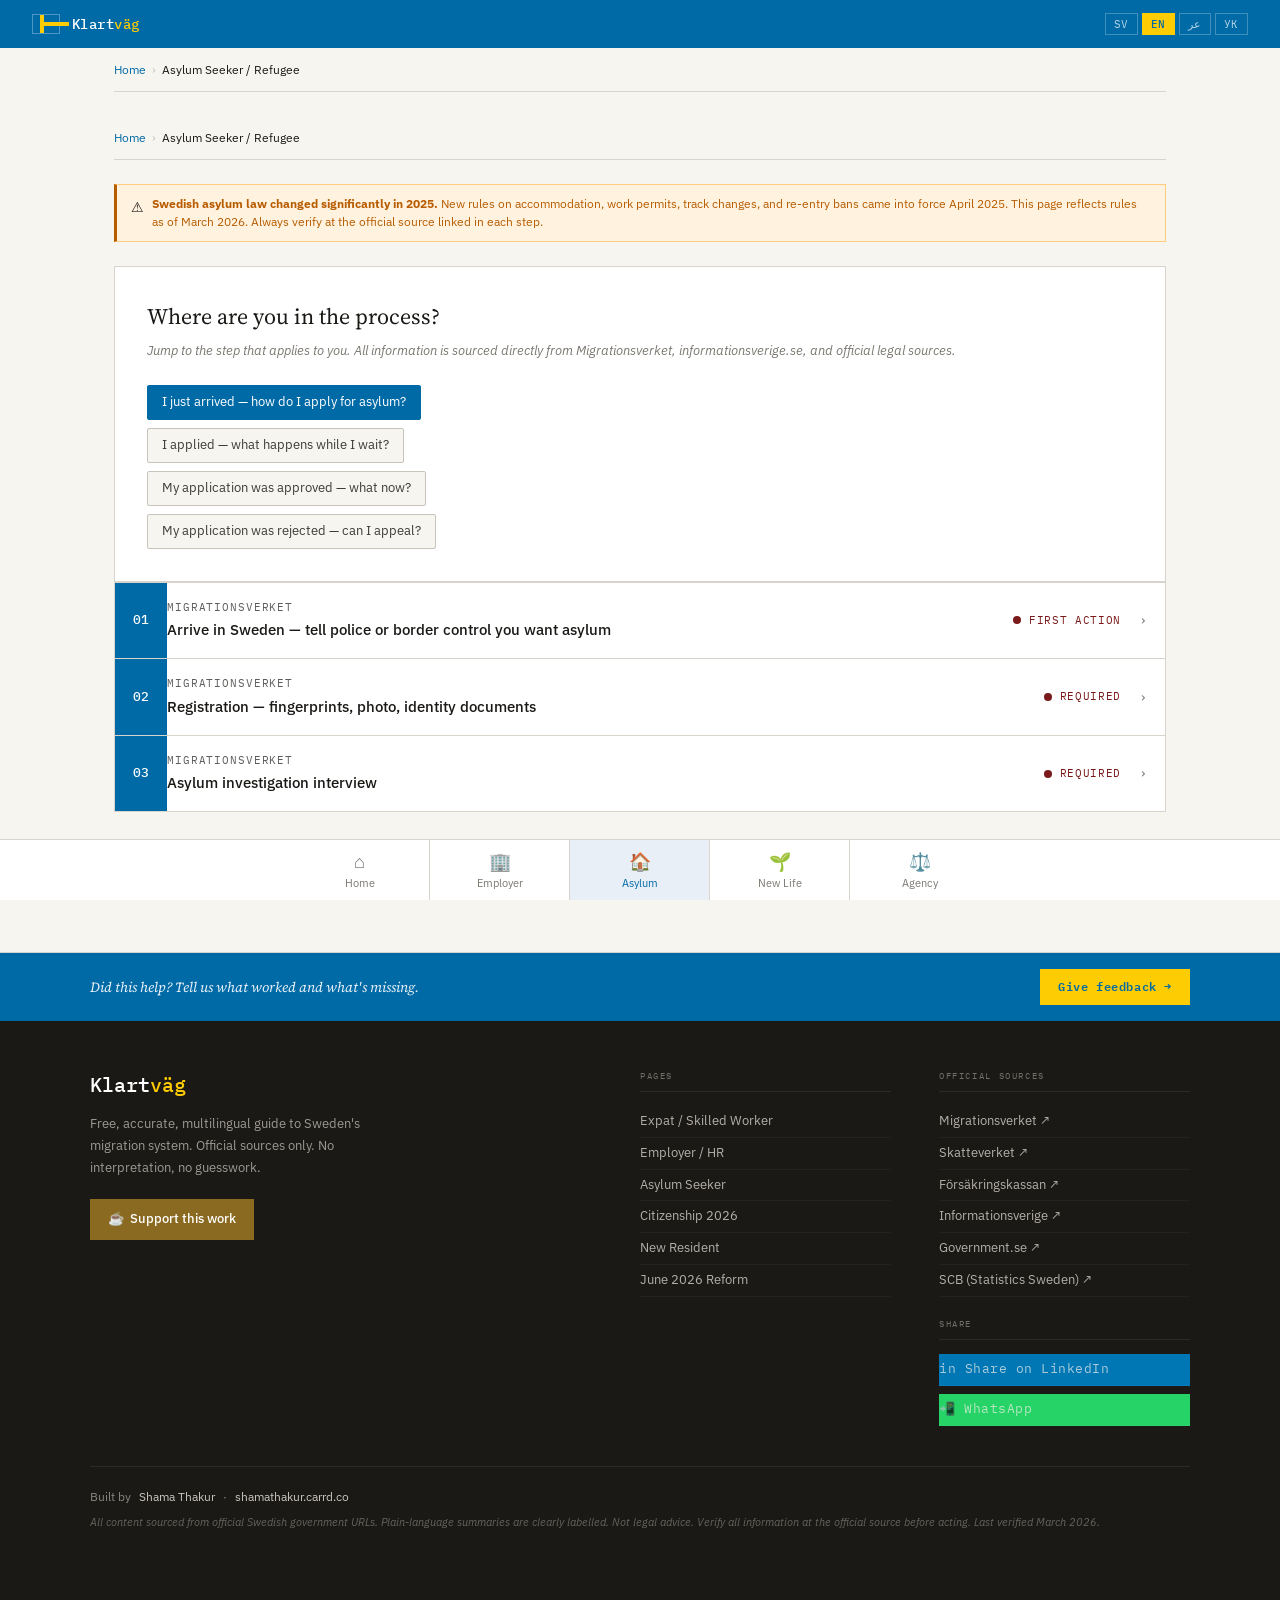
<file: asylum.html>
<!DOCTYPE html>
<html lang="en">
<head>
<meta charset="UTF-8">
<meta name="viewport" content="width=device-width, initial-scale=1.0">
<title>Asylum Seeker / Refugee — Klartväg</title>
<meta name="description" content="Full asylum process guide in Swedish, English, Arabic and Ukrainian. Appeal deadline calculator, AT-UND work exemption, and post-approval handoff.">
<link rel="preconnect" href="https://fonts.googleapis.com">
<link href="https://fonts.googleapis.com/css2?family=Source+Serif+4:ital,opsz,wght@0,8..60,300;0,8..60,400;0,8..60,600;1,8..60,300&family=IBM+Plex+Mono:wght@300;400;500&family=IBM+Plex+Sans:wght@300;400;500&display=swap" rel="stylesheet">
<link rel="stylesheet" href="style.css">
</head>
<body class="lang-en">

<div class="topbar">
  <a href="index.html" class="topbar-logo">
    <div class="topbar-flag"></div>
    <span class="topbar-name">Klart<span>väg</span></span>
  </a>
  <div class="lang-bar">
    <button class="lang-btn" onclick="setLang('sv')">SV</button>
    <button class="lang-btn active" onclick="setLang('en')">EN</button>
    <button class="lang-btn" onclick="setLang('ar')">عر</button>
    <button class="lang-btn" onclick="setLang('uk')">УК</button>
  </div>
</div>


<div class="app page-enter">

<div class="breadcrumb"><a href="index.html" class="bc-item"><span data-lang="en">Home</span><span data-lang="sv">Hem</span><span data-lang="ar">الرئيسية</span><span data-lang="uk">Головна</span></a><span class="bc-sep">›</span><span class="bc-item current"><span data-lang="en">Asylum Seeker / Refugee</span><span data-lang="sv">Asylsökande / Flykting</span><span data-lang="ar">طالب لجوء</span><span data-lang="uk">Шукач притулку</span></span></div>

<div class="breadcrumb">
      <span class="bc-item" onclick="window.location.href='index.html'">
        <span data-lang="en">Home</span><span data-lang="sv">Hem</span><span data-lang="ar">الرئيسية</span><span data-lang="uk">Головна</span>
      </span>
      <span class="bc-sep">›</span>
      <span class="bc-item current">
        <span data-lang="en">Asylum Seeker / Refugee</span>
        <span data-lang="sv">Asylsökande / Flykting</span>
        <span data-lang="ar">طالب لجوء / لاجئ</span>
        <span data-lang="uk">Шукач притулку / Біженець</span>
      </span>
    </div>

    <!-- ACTIVE REFORM WARNING — always visible -->
    <div class="outdated-warning" style="margin-bottom:24px">
      <span class="warn-icon">⚠</span>
      <p>
        <span data-lang="en"><strong>Swedish asylum law changed significantly in 2025.</strong> New rules on accommodation, work permits, track changes, and re-entry bans came into force April 2025. This page reflects rules as of March 2026. Always verify at the official source linked in each step.</span>
        <span data-lang="sv"><strong>Svensk asylrätt förändrades avsevärt 2025.</strong> Nya regler om boende, arbetstillstånd, spårbyten och återreseförbud trädde i kraft april 2025. Verifiera alltid på den officiella källan.</span>
        <span data-lang="ar"><strong>تغير قانون اللجوء السويدي بشكل كبير في 2025.</strong> دخلت قواعد جديدة بشأن الإقامة وتصاريح العمل حيز التنفيذ في أبريل 2025. تحقق دائماً من المصدر الرسمي.</span>
        <span data-lang="uk"><strong>Шведське законодавство про притулок суттєво змінилося у 2025 році.</strong> Нові правила щодо проживання, дозволів на роботу та заборон на в'їзд набрали чинності у квітні 2025 року. Завжди перевіряйте офіційне джерело.</span>
      </p>
    </div>

    <!-- STEP SELECTOR -->
    <div class="situation-block" style="margin-bottom:0">
      <h2>
        <span data-lang="en">Where are you in the process?</span>
        <span data-lang="sv">Var i processen befinner du dig?</span>
        <span data-lang="ar">أين أنت في العملية؟</span>
        <span data-lang="uk">Де ви у процесі?</span>
      </h2>
      <div class="sv-label">
        <span data-lang="en">Jump to the step that applies to you. All information is sourced directly from Migrationsverket, informationsverige.se, and official legal sources.</span>
        <span data-lang="sv">Hoppa till det steg som gäller dig. All information hämtas direkt från officiella källor.</span>
        <span data-lang="ar">انتقل إلى الخطوة التي تنطبق عليك. جميع المعلومات مصدرها مصادر رسمية مباشرة.</span>
        <span data-lang="uk">Перейдіть до кроку, який стосується вас. Вся інформація з офіційних джерел.</span>
      </div>
      <div class="option-chips" style="margin-top:16px; flex-direction:column; align-items:flex-start; gap:8px">
        <div class="chip selected" onclick="showAsylumStep('as-apply', this)">
          <span data-lang="en">I just arrived — how do I apply for asylum?</span>
          <span data-lang="sv">Jag har precis anlänt — hur ansöker jag om asyl?</span>
          <span data-lang="ar">لقد وصلت للتو — كيف أتقدم بطلب اللجوء؟</span>
          <span data-lang="uk">Я щойно прибув — як подати заяву на притулок?</span>
        </div>
        <div class="chip" onclick="showAsylumStep('as-waiting', this)">
          <span data-lang="en">I applied — what happens while I wait?</span>
          <span data-lang="sv">Jag har ansökt — vad händer medan jag väntar?</span>
          <span data-lang="ar">لقد تقدمت بطلب — ماذا يحدث أثناء الانتظار؟</span>
          <span data-lang="uk">Я подав заяву — що відбувається поки я чекаю?</span>
        </div>
        <div class="chip" onclick="showAsylumStep('as-approved', this)">
          <span data-lang="en">My application was approved — what now?</span>
          <span data-lang="sv">Min ansökan godkändes — vad händer nu?</span>
          <span data-lang="ar">تمت الموافقة على طلبي — ماذا الآن؟</span>
          <span data-lang="uk">Мою заяву схвалено — що тепер?</span>
        </div>
        <div class="chip" onclick="showAsylumStep('as-rejected', this)">
          <span data-lang="en">My application was rejected — can I appeal?</span>
          <span data-lang="sv">Min ansökan avslogs — kan jag överklaga?</span>
          <span data-lang="ar">رُفض طلبي — هل يمكنني الاستئناف؟</span>
          <span data-lang="uk">Мою заяву відхилено — чи можу я подати апеляцію?</span>
        </div>
      </div>
    </div>

    <!-- ── STEP: APPLYING ── -->
    <div id="as-apply" class="steps-container" style="margin-top:0">

      <div class="step-card" id="aa1">
        <div class="step-header" onclick="toggleStep('aa1')">
          <div class="step-num" style="background:#006AA7">01</div>
          <div class="step-agency-tag">
            <div class="step-agency-name">Migrationsverket</div>
            <div class="step-title-main">
              <span data-lang="en">Arrive in Sweden — tell police or border control you want asylum</span>
              <span data-lang="sv">Anländ i Sverige — berätta för polisen eller gränskontrollen att du vill söka asyl</span>
              <span data-lang="ar">الوصول إلى السويد — أخبر الشرطة أو مراقبة الحدود أنك تريد طلب اللجوء</span>
              <span data-lang="uk">Прибуття до Швеції — повідомте поліцію або прикордонний контроль що хочете отримати притулок</span>
            </div>
          </div>
          <div class="step-status">
            <div class="status-dot required"></div>
            <div class="status-text" style="color:#7a1a1a">
              <span data-lang="en">First action</span><span data-lang="sv">Första åtgärd</span><span data-lang="ar">الإجراء الأول</span><span data-lang="uk">Перша дія</span>
            </div>
          </div>
          <div class="step-chevron">›</div>
        </div>
        <div class="step-body">
          <div class="official-source">
            <div class="official-source-label">Official Source — Migrationsverket</div>
            <a href="https://www.migrationsverket.se/en/you-want-to-apply/asylum/applying-for-asylum.html" target="_blank">migrationsverket.se → You want to apply → Asylum → Applying for asylum</a>
            <div class="last-checked">Last checked: March 2026</div>
          </div>
          <div class="plain-language">
            <div class="plain-language-label">
              <span data-lang="en">Plain language</span><span data-lang="sv">Klarspråk</span><span data-lang="ar">لغة بسيطة</span><span data-lang="uk">Проста мова</span>
            </div>
            <p>
              <span data-lang="en">You cannot apply for asylum before you arrive in Sweden. You must be physically present in Sweden or at a Swedish border. If you meet border police at an airport, ferry terminal, or land crossing — tell them: <em>"I want to apply for asylum."</em> They will refer you to Migrationsverket.</span>
              <span data-lang="sv">Du kan inte ansöka om asyl innan du anländer till Sverige. Du måste vara fysiskt närvarande i Sverige. Om du möter gränspolisen — säg: <em>"Jag vill söka asyl."</em></span>
              <span data-lang="ar">لا يمكنك التقدم بطلب اللجوء قبل وصولك إلى السويد. يجب أن تكون حاضراً جسدياً. إذا قابلت شرطة الحدود، قل: <em>"أريد طلب اللجوء."</em></span>
              <span data-lang="uk">Ви не можете подати заяву на притулок до прибуття до Швеції. Якщо ви зустрінете прикордонну поліцію — скажіть: <em>"Я хочу подати заяву на притулок."</em></span>
            </p>
            <p>
              <span data-lang="en">If you are already inside Sweden, go directly to a Migrationsverket asylum application unit. There are three: Stockholm, Gothenburg, and Malmö.</span>
              <span data-lang="sv">Om du redan befinner dig i Sverige, gå direkt till en ansökningsenhet. Det finns tre: Stockholm, Göteborg och Malmö.</span>
              <span data-lang="ar">إذا كنت بالفعل داخل السويد، اذهب مباشرةً إلى وحدة تقديم طلبات اللجوء. هناك ثلاث وحدات: ستوكهولم وغوتنبرغ ومالمو.</span>
              <span data-lang="uk">Якщо ви вже всередині Швеції, йдіть безпосередньо до відділу подачі заяв на притулок. Їх три: Стокгольм, Гетеборг і Мальме.</span>
            </p>
            <div class="plain-language-disclaimer">
              <span data-lang="en">Simplified explanation. The legally binding text is at the official Migrationsverket link above.</span>
              <span data-lang="sv">Förenklad förklaring. Juridiskt bindande text finns på den officiella länken ovan.</span>
              <span data-lang="ar">شرح مبسط. النص الملزم قانوناً موجود في الرابط الرسمي أعلاه.</span>
              <span data-lang="uk">Спрощене пояснення. Юридично обов'язковий текст за офіційним посиланням вище.</span>
            </div>
          </div>
          <div class="highlight-note">
            <span data-lang="en">Children arriving without parents can also apply in Boden, Norrköping, Sundsvall, Umeå, Uppsala and Örebro. Source: informationsverige.se</span>
            <span data-lang="sv">Barn som anländer utan föräldrar kan också ansöka i Boden, Norrköping, Sundsvall, Umeå, Uppsala och Örebro.</span>
            <span data-lang="ar">يمكن للأطفال الذين يصلون بدون والدين أيضاً التقدم بطلباتهم في مدن أخرى.</span>
            <span data-lang="uk">Діти, що прибувають без батьків, можуть також подати заяву в Боден, Норрчепінг, Сундсвалль, Умео, Упсала та Еребру.</span>
          </div>
        </div>
      </div>

      <div class="step-card" id="aa2">
        <div class="step-header" onclick="toggleStep('aa2')">
          <div class="step-num" style="background:#006AA7">02</div>
          <div class="step-agency-tag">
            <div class="step-agency-name">Migrationsverket</div>
            <div class="step-title-main">
              <span data-lang="en">Registration — fingerprints, photo, identity documents</span>
              <span data-lang="sv">Registrering — fingeravtryck, foto, identitetshandlingar</span>
              <span data-lang="ar">التسجيل — بصمات الأصابع والصورة ووثائق الهوية</span>
              <span data-lang="uk">Реєстрація — відбитки пальців, фото, посвідчення особи</span>
            </div>
          </div>
          <div class="step-status">
            <div class="status-dot required"></div>
            <div class="status-text" style="color:#7a1a1a">Required</div>
          </div>
          <div class="step-chevron">›</div>
        </div>
        <div class="step-body">
          <div class="official-source">
            <div class="official-source-label">Official Source — informationsverige.se</div>
            <a href="https://www.informationsverige.se/en/jag-ar-asylsokande/att-soka-asyl-i-sverige/att-ansoka-om-asyl.html" target="_blank">informationsverige.se → Applying for asylum</a>
            <div class="last-checked">Last checked: March 2026</div>
          </div>
          <div class="plain-language">
            <div class="plain-language-label">Plain language</div>
            <p>
              <span data-lang="en">At registration, Migrationsverket will: take your photograph, take your fingerprints (to check if you have applied for asylum elsewhere in Europe), ask questions about who you are and where you come from, and ask you to hand in your passport or identity documents. You will receive an Asylum Seeker card (LMA card) as proof that you have applied.</span>
              <span data-lang="sv">Vid registreringen tar Migrationsverket ditt foto, dina fingeravtryck, ställer frågor om vem du är och var du kommer från, och ber dig lämna in ditt pass. Du får ett LMA-kort som bevis på att du har ansökt.</span>
              <span data-lang="ar">عند التسجيل، ستقوم ميغراتيونسفيركيت بأخذ صورتك وبصمات أصابعك، وطرح أسئلة حول هويتك، وطلب تسليم جواز سفرك. ستحصل على بطاقة طالب اللجوء (LMA) كدليل على تقدمك بالطلب.</span>
              <span data-lang="uk">При реєстрації Міграційне агентство зробить ваше фото, візьме відбитки пальців, поставить питання про вашу особу і попросить здати паспорт. Ви отримаєте карту шукача притулку (LMA) як доказ подачі заяви.</span>
            </p>
            <div class="plain-language-disclaimer">
              <span data-lang="en">Simplified. Verify at the official source above.</span>
              <span data-lang="sv">Förenklad. Verifiera på officiell källa ovan.</span>
              <span data-lang="ar">مبسط. تحقق من المصدر الرسمي أعلاه.</span>
              <span data-lang="uk">Спрощено. Перевірте в офіційному джерелі вище.</span>
            </div>
          </div>
          <ul class="checklist">
            <li><div class="check-box" onclick="this.classList.toggle('checked')"></div><span><span data-lang="en">Passport or identity documents — hand these to Migrationsverket at registration</span><span data-lang="sv">Pass eller identitetshandlingar — lämna dessa till Migrationsverket vid registrering</span><span data-lang="ar">جواز السفر أو وثائق الهوية</span><span data-lang="uk">Паспорт або посвідчення особи</span></span><span class="check-required">REQUIRED</span></li>
            <li><div class="check-box" onclick="this.classList.toggle('checked')"></div><span><span data-lang="en">Any documents supporting your reasons for seeking asylum — bring everything you have</span><span data-lang="sv">Alla handlingar som stödjer dina asylskäl — ta med allt du har</span><span data-lang="ar">أي وثائق تدعم أسباب طلب اللجوء</span><span data-lang="uk">Будь-які документи на підтримку причин заяви на притулок</span></span><span class="check-required">BRING IF AVAILABLE</span></li>
          </ul>
          <div class="unknown-box" style="margin-top:12px">
            <div class="unknown-label">
              <span data-lang="en">If you have no documents at all</span>
              <span data-lang="sv">Om du inte har några dokument alls</span>
              <span data-lang="ar">إذا لم يكن لديك أي وثائق على الإطلاق</span>
              <span data-lang="uk">Якщо у вас немає жодних документів</span>
            </div>
            <p>
              <span data-lang="en">Klartväg cannot advise on this. Migrationsverket will still register your application. Contact a legal aid organisation: Röda Korset (redcross.se), Rädda Barnen (raddabarnen.se), or UNHCR Sweden (unhcr.org/se).</span>
              <span data-lang="sv">Klartväg kan inte ge råd om detta. Migrationsverket registrerar ändå din ansökan. Kontakta en rättshjälpsorganisation: Röda Korset, Rädda Barnen eller UNHCR Sverige.</span>
              <span data-lang="ar">لا يستطيع كلارتفاغ تقديم المشورة بشأن هذا. ستسجل ميغراتيونسفيركيت طلبك مع ذلك. اتصل بمنظمة المساعدة القانونية.</span>
              <span data-lang="uk">Klartväg не може давати поради з цього приводу. Міграційне агентство все одно зареєструє вашу заяву. Зверніться до організації правової допомоги.</span>
            </p>
          </div>
        </div>
      </div>

      <div class="step-card" id="aa3">
        <div class="step-header" onclick="toggleStep('aa3')">
          <div class="step-num" style="background:#006AA7">03</div>
          <div class="step-agency-tag">
            <div class="step-agency-name">Migrationsverket</div>
            <div class="step-title-main">
              <span data-lang="en">Asylum investigation interview</span>
              <span data-lang="sv">Asylutredningsintervju</span>
              <span data-lang="ar">مقابلة التحقيق في طلب اللجوء</span>
              <span data-lang="uk">Співбесіда для розгляду заяви на притулок</span>
            </div>
          </div>
          <div class="step-status">
            <div class="status-dot required"></div>
            <div class="status-text" style="color:#7a1a1a">Required</div>
          </div>
          <div class="step-chevron">›</div>
        </div>
        <div class="step-body">
          <div class="official-source">
            <div class="official-source-label">Official Source — Migrationsverket</div>
            <a href="https://www.migrationsverket.se/en/you-are-waiting-for-a-decision/asylum/you-have-applied-for-asylum.html" target="_blank">migrationsverket.se → Waiting for a decision → Asylum</a>
            <div class="last-checked">Last checked: March 2026</div>
          </div>
          <div class="plain-language">
            <div class="plain-language-label">Plain language</div>
            <p>
              <span data-lang="en">A case officer will interview you in detail about why you left your country and why you cannot return. An interpreter will help you. You have the right to have a public counsel (legal representative) present. You must attend every meeting you are summoned to — missing a meeting can delay or harm your case.</span>
              <span data-lang="sv">En handläggare intervjuar dig i detalj om varför du lämnade ditt land och varför du inte kan återvända. En tolk hjälper dig. Du har rätt att ha ett offentligt biträde (rättslig representant) med dig.</span>
              <span data-lang="ar">سيقابلك مسؤول الحالة بالتفصيل حول سبب مغادرتك لبلدك. سيساعدك مترجم. لديك الحق في وجود مستشار قانوني عام. يجب عليك حضور كل اجتماع تُستدعى إليه.</span>
              <span data-lang="uk">Офіцер справи детально розпитає вас про те, чому ви покинули свою країну. Перекладач допоможе вам. Ви маєте право мати присутнього державного адвоката. Ви повинні відвідувати всі призначені зустрічі.</span>
            </p>
            <div class="plain-language-disclaimer">
              <span data-lang="en">Simplified. Verify at the official source above.</span><span data-lang="sv">Förenklad.</span><span data-lang="ar">مبسط.</span><span data-lang="uk">Спрощено.</span>
            </div>
          </div>
          <div class="unknown-box">
            <div class="unknown-label">
              <span data-lang="en">How long until the interview — Klartväg cannot say</span>
              <span data-lang="sv">Hur lång tid tills intervjun — Klartväg kan inte svara</span>
              <span data-lang="ar">كم من الوقت حتى المقابلة — لا يستطيع كلارتفاغ الإجابة</span>
              <span data-lang="uk">Скільки часу до співбесіди — Klartväg не може відповісти</span>
            </div>
            <p>
              <span data-lang="en">Every case is handled individually. The average total processing time was 187 days in 2024 (source: Migrationsverket Annual Report 2024). Klartväg does not estimate your individual timeline. Check current waiting times at migrationsverket.se/en/contact-us/waiting-times.html</span>
              <span data-lang="sv">Varje ärende hanteras individuellt. Den genomsnittliga totala handläggningstiden var 187 dagar 2024. Klartväg beräknar inte din individuella tidslinje.</span>
              <span data-lang="ar">يُعالج كل طلب بشكل فردي. كان متوسط وقت المعالجة الكلي 187 يوماً في 2024. لا يقدر كلارتفاغ جدولك الزمني الفردي.</span>
              <span data-lang="uk">Кожна справа розглядається індивідуально. Середній загальний час розгляду становив 187 днів у 2024 році. Klartväg не оцінює вашу індивідуальну часову шкалу.</span>
            </p>
          </div>
        </div>
      </div>

    </div>

    <!-- ── STEP: WAITING ── -->
    <div id="as-waiting" class="steps-container" style="display:none; margin-top:0">

      <div class="step-card" id="aw1">
        <div class="step-header" onclick="toggleStep('aw1')">
          <div class="step-num" style="background:#1a5c3a">01</div>
          <div class="step-agency-tag">
            <div class="step-agency-name">Migrationsverket</div>
            <div class="step-title-main">
              <span data-lang="en">Accommodation — where you must live</span>
              <span data-lang="sv">Boende — var du måste bo</span>
              <span data-lang="ar">السكن — أين يجب أن تعيش</span>
              <span data-lang="uk">Проживання — де ви повинні жити</span>
            </div>
          </div>
          <div class="step-status"><div class="status-dot required"></div><div class="status-text" style="color:#7a1a1a">Rule changed 2025</div></div>
          <div class="step-chevron">›</div>
        </div>
        <div class="step-body">
          <div class="official-source">
            <div class="official-source-label">Official Source — Migrationsverket</div>
            <a href="https://www.migrationsverket.se/en/you-are-waiting-for-a-decision/asylum/you-have-applied-for-asylum/accommodation.html" target="_blank">migrationsverket.se → Accommodation for asylum seekers</a>
            <div class="last-checked">Last checked: March 2026</div>
          </div>
          <div class="outdated-warning">
            <span class="warn-icon">⚠</span>
            <p>
              <span data-lang="en"><strong>Rule changed September 2025.</strong> From 1 September 2025, you must live in the accommodation allocated by Migrationsverket to receive daily allowance and special grant. If you live elsewhere (except with immediate family already in Sweden), you will not receive financial support. Verify current rules at the official source above.</span>
              <span data-lang="sv"><strong>Regeln ändrades september 2025.</strong> Från 1 september 2025 måste du bo i det boende som Migrationsverket tilldelar dig för att få dagersättning. Verifiera aktuella regler på den officiella källan ovan.</span>
              <span data-lang="ar"><strong>تغيرت القاعدة في سبتمبر 2025.</strong> اعتباراً من 1 سبتمبر 2025، يجب أن تعيش في السكن المخصص من قِبَل ميغراتيونسفيركيت لتلقي البدل اليومي.</span>
              <span data-lang="uk"><strong>Правило змінилося у вересні 2025 року.</strong> З 1 вересня 2025 року ви повинні проживати в житлі, виділеному Міграційним агентством, щоб отримувати добові та спеціальні гранти.</span>
            </p>
          </div>
        </div>
      </div>

      <div class="step-card" id="aw2">
        <div class="step-header" onclick="toggleStep('aw2')">
          <div class="step-num" style="background:#1a5c3a">02</div>
          <div class="step-agency-tag">
            <div class="step-agency-name">Migrationsverket</div>
            <div class="step-title-main">
              <span data-lang="en">Can I work while waiting? — AT-UND</span>
              <span data-lang="sv">Kan jag arbeta medan jag väntar? — AT-UND</span>
              <span data-lang="ar">هل يمكنني العمل أثناء الانتظار؟ — AT-UND</span>
              <span data-lang="uk">Чи можу я працювати під час очікування? — AT-UND</span>
            </div>
          </div>
          <div class="step-status"><div class="status-dot info"></div><div class="status-text" style="color:#1a4a7a">Possible</div></div>
          <div class="step-chevron">›</div>
        </div>
        <div class="step-body">
          <div class="official-source">
            <div class="official-source-label">Official Source — Migrationsverket</div>
            <a href="https://www.migrationsverket.se/en/you-are-waiting-for-a-decision/asylum/you-have-applied-for-asylum/work.html" target="_blank">migrationsverket.se → Work for asylum seekers (AT-UND)</a>
            <div class="last-checked">Last checked: March 2026</div>
          </div>
          <div class="plain-language">
            <div class="plain-language-label">Plain language</div>
            <p>
              <span data-lang="en">You may be able to work while waiting for your decision. The exemption from the work permit requirement is called AT-UND. Migrationsverket assesses whether you qualify after you submit your asylum application. If granted, AT-UND is recorded directly on your LMA card. Anyone over 16 needs AT-UND to work legally.</span>
              <span data-lang="sv">Du kanske kan arbeta medan du väntar. Undantaget från kravet på arbetstillstånd kallas AT-UND. Migrationsverket bedömer om du kvalificerar efter att du lämnat in din asylansökan. Om det beviljas registreras AT-UND direkt på ditt LMA-kort.</span>
              <span data-lang="ar">قد تتمكن من العمل أثناء انتظار قرارك. يُسمى الإعفاء من اشتراط تصريح العمل AT-UND. تقيّم ميغراتيونسفيركيت ما إذا كنت مؤهلاً بعد تقديم طلب اللجوء.</span>
              <span data-lang="uk">Можливо, ви зможете працювати під час очікування. Звільнення від вимоги дозволу на роботу називається AT-UND. Міграційне агентство оцінює ваше право після подачі заяви. Якщо надано — фіксується прямо на картці LMA.</span>
            </p>
            <div class="plain-language-disclaimer">
              <span data-lang="en">Simplified. AT-UND eligibility is assessed individually. Verify at the official source above.</span>
              <span data-lang="sv">Förenklad. AT-UND-behörighet bedöms individuellt.</span>
              <span data-lang="ar">مبسط. تُقيَّم الأهلية لـ AT-UND بشكل فردي.</span>
              <span data-lang="uk">Спрощено. Право на AT-UND оцінюється індивідуально.</span>
            </div>
          </div>
        </div>
      </div>

    </div>

    <!-- ── STEP: APPROVED ── -->
    <div id="as-approved" class="steps-container" style="display:none; margin-top:0">

      <div class="step-card" id="aap1">
        <div class="step-header" onclick="toggleStep('aap1')">
          <div class="step-num" style="background:#1a5c3a">01</div>
          <div class="step-agency-tag">
            <div class="step-agency-name">Migrationsverket</div>
            <div class="step-title-main">
              <span data-lang="en">What type of permit did you receive?</span>
              <span data-lang="sv">Vilken typ av tillstånd fick du?</span>
              <span data-lang="ar">ما نوع التصريح الذي حصلت عليه؟</span>
              <span data-lang="uk">Який тип дозволу ви отримали?</span>
            </div>
          </div>
          <div class="step-status"><div class="status-dot info"></div><div class="status-text" style="color:#1a4a7a">Know your status</div></div>
          <div class="step-chevron">›</div>
        </div>
        <div class="step-body">
          <div class="official-source">
            <div class="official-source-label">Official Source — Migrationsverket</div>
            <a href="https://www.migrationsverket.se/en/you-have-received-a-decision/asylum/your-application-for-asylum-has-been-approved.html" target="_blank">migrationsverket.se → Your application for asylum has been approved</a>
            <div class="last-checked">Last checked: March 2026</div>
          </div>
          <div class="plain-language">
            <div class="plain-language-label">Plain language</div>
            <p>
              <span data-lang="en"><strong>Refugee status</strong> → 3-year residence permit. <strong>Subsidiary protection</strong> → 13-month residence permit. Both allow you to live and work in Sweden for the duration of the permit. Check your decision letter for which status you received.</span>
              <span data-lang="sv"><strong>Flyktingstatus</strong> → 3-årigt uppehållstillstånd. <strong>Subsidiärt skydd</strong> → 13-månaders uppehållstillstånd. Kontrollera ditt beslutsbrev för vilken status du fick.</span>
              <span data-lang="ar"><strong>وضع اللاجئ</strong> ← تصريح إقامة لمدة 3 سنوات. <strong>الحماية الفرعية</strong> ← تصريح إقامة لمدة 13 شهراً. كلاهما يسمح لك بالعيش والعمل في السويد.</span>
              <span data-lang="uk"><strong>Статус біженця</strong> → дозвіл на проживання на 3 роки. <strong>Додатковий захист</strong> → дозвіл на 13 місяців. Обидва дозволяють жити і працювати в Швеції.</span>
            </p>
            <div class="plain-language-disclaimer">
              <span data-lang="en">Simplified. Your exact rights depend on your specific decision. Read the full decision letter carefully.</span>
              <span data-lang="sv">Förenklad. Dina exakta rättigheter beror på ditt specifika beslut.</span>
              <span data-lang="ar">مبسط. تعتمد حقوقك الدقيقة على قرارك المحدد.</span>
              <span data-lang="uk">Спрощено. Ваші точні права залежать від вашого конкретного рішення.</span>
            </div>
          </div>
          <div class="handoff-box">
            <div class="handoff-arrow">🔀</div>
            <div class="handoff-content">
              <div class="handoff-label">
                <span data-lang="en">Next: register with Skatteverket for personnummer</span>
                <span data-lang="sv">Nästa: registrera dig hos Skatteverket för personnummer</span>
                <span data-lang="ar">التالي: التسجيل في Skatteverket للحصول على الرقم الشخصي</span>
                <span data-lang="uk">Далі: реєстрація в Skatteverket для personnummer</span>
              </div>
              <div class="handoff-text">
                <span data-lang="en">With your permit card and a valid identity document, register at Skatteverket to get your personnummer. This unlocks BankID, healthcare, and all government services. The same sequence as any new resident.</span>
                <span data-lang="sv">Med ditt tillståndskort och giltig identitetshandling, registrera dig hos Skatteverket för personnummer. Detta låser upp BankID, sjukvård och alla samhällstjänster.</span>
                <span data-lang="ar">بطاقة تصريحك ووثيقة هوية سارية، سجّل في Skatteverket للحصول على رقمك الشخصي. هذا يفتح BankID والرعاية الصحية.</span>
                <span data-lang="uk">З карткою дозволу та дійсним посвідченням особи зареєструйтеся в Skatteverket для отримання personnummer.</span>
              </div>
              <button class="handoff-btn" onclick="window.location.href='newlife.html'">
                <span data-lang="en">Go to: Starting life in Sweden →</span>
                <span data-lang="sv">Gå till: Börja livet i Sverige →</span>
                <span data-lang="ar">اذهب إلى: بدء الحياة في السويد ←</span>
                <span data-lang="uk">Перейти до: Початок життя у Швеції →</span>
              </button>
            </div>
          </div>
        </div>
      </div>

    </div>

    <!-- ── STEP: REJECTED — APPEAL TRACKER ── -->
    <div id="as-rejected" style="display:none; margin-top:0">

      <!-- CRITICAL ALERT -->
      <div style="background:#7a1a1a; color:white; padding:20px 24px; margin-bottom:0">
        <div style="font-family:'IBM Plex Mono',monospace; font-size:10px; letter-spacing:0.15em; text-transform:uppercase; opacity:0.8; margin-bottom:8px">
          <span data-lang="en">Time-critical — read this first</span>
          <span data-lang="sv">Tidskritiskt — läs detta först</span>
          <span data-lang="ar">حرج زمنياً — اقرأ هذا أولاً</span>
          <span data-lang="uk">Критично за часом — прочитайте це спочатку</span>
        </div>
        <div style="font-family:'Source Serif 4',serif; font-size:20px; font-weight:400; margin-bottom:8px">
          <span data-lang="en">You have <strong>3 weeks</strong> to appeal from the date you received the decision.</span>
          <span data-lang="sv">Du har <strong>3 veckor</strong> på dig att överklaga från det datum du fick beslutet.</span>
          <span data-lang="ar">لديك <strong>3 أسابيع</strong> للاستئناف من تاريخ تلقيك للقرار.</span>
          <span data-lang="uk">У вас є <strong>3 тижні</strong> для подачі апеляції з дати отримання рішення.</span>
        </div>
        <div style="font-size:12px; opacity:0.85; line-height:1.6">
          <span data-lang="en">Source: Swedish law. First instance decisions must be appealed within 3 weeks. The decision begins to apply 3 weeks after you received it unless you appeal. After that, it cannot be appealed.</span>
          <span data-lang="sv">Källa: Svensk lag. Beslut i första instans måste överklagas inom 3 veckor. Beslutet börjar gälla 3 veckor efter att du fick det om du inte överklagar.</span>
          <span data-lang="ar">المصدر: القانون السويدي. يجب الاستئناف خلال 3 أسابيع. يبدأ القرار في السريان بعد 3 أسابيع من استلامك له.</span>
          <span data-lang="uk">Джерело: Шведське законодавство. Рішення першої інстанції повинні бути оскаржені протягом 3 тижнів. Рішення набирає чинності через 3 тижні.</span>
        </div>
      </div>

      <!-- APPEAL DEADLINE CALCULATOR -->
      <div class="situation-block" style="border-top:none">
        <h2>
          <span data-lang="en">Appeal deadline calculator</span>
          <span data-lang="sv">Kalkylator för överklagningsdeadline</span>
          <span data-lang="ar">حاسبة الموعد النهائي للاستئناف</span>
          <span data-lang="uk">Калькулятор дедлайну апеляції</span>
        </h2>
        <div class="sv-label">
          <span data-lang="en">Enter the date you received the decision. The tool calculates your appeal deadline based on the official 3-week rule.</span>
          <span data-lang="sv">Ange det datum du fick beslutet. Verktyget beräknar din överklagningsdeadline baserat på den officiella 3-veckorsregeln.</span>
          <span data-lang="ar">أدخل تاريخ استلام القرار. يحسب الأداة الموعد النهائي للاستئناف بناءً على قاعدة الـ 3 أسابيع الرسمية.</span>
          <span data-lang="uk">Введіть дату отримання рішення. Інструмент розраховує дедлайн апеляції на основі офіційного правила 3 тижнів.</span>
        </div>

        <div class="official-source" style="margin:12px 0">
          <div class="official-source-label">Official Source — informationsverige.se</div>
          <a href="https://www.informationsverige.se/en/jag-ar-asylsokande/att-soka-asyl-i-sverige/beslut-om-asylansokan/avslag.html" target="_blank">informationsverige.se → Refusal → How to appeal</a>
          <div class="last-checked">Last checked: March 2026</div>
        </div>

        <div style="display:flex; gap:12px; align-items:flex-end; flex-wrap:wrap; margin-bottom:16px">
          <div style="flex:1; min-width:200px">
            <div class="question-label" style="font-size:12px; margin-bottom:6px">
              <span data-lang="en">Date you received the decision (date served)</span>
              <span data-lang="sv">Datum du fick beslutet (delgivningsdatum)</span>
              <span data-lang="ar">تاريخ استلام القرار</span>
              <span data-lang="uk">Дата отримання рішення</span>
            </div>
            <input type="date" id="decision-date" style="width:100%; padding:10px 12px; border:1px solid var(--border2); background:white; font-family:'IBM Plex Sans',sans-serif; font-size:14px; color:var(--ink)">
          </div>
          <button onclick="calculateAppealDeadline()" style="background:#7a1a1a; color:white; border:none; padding:10px 20px; font-size:14px; font-family:'IBM Plex Sans',sans-serif; font-weight:500; cursor:pointer; white-space:nowrap">
            <span data-lang="en">Calculate deadline →</span>
            <span data-lang="sv">Beräkna deadline →</span>
            <span data-lang="ar">احسب الموعد النهائي ←</span>
            <span data-lang="uk">Розрахувати дедлайн →</span>
          </button>
        </div>

        <div id="appeal-result" style="display:none"></div>

        <div class="unknown-box" style="margin-top:4px">
          <div class="unknown-label">
            <span data-lang="en">What this tool cannot do</span>
            <span data-lang="sv">Vad det här verktyget inte kan göra</span>
            <span data-lang="ar">ما لا يستطيع هذا الأداة فعله</span>
            <span data-lang="uk">Що цей інструмент не може зробити</span>
          </div>
          <p>
            <span data-lang="en">Klartväg cannot advise on the legal content of your appeal or assess your chances. For legal help: contact Röda Korset (redcross.se), UNHCR Sweden (unhcr.org/se), or the Migration Court's public counsel system. Your decision letter should state whether you are entitled to a public counsel.</span>
            <span data-lang="sv">Klartväg kan inte ge råd om det rättsliga innehållet i ditt överklagande. För rättslig hjälp: kontakta Röda Korset, UNHCR Sverige eller migrationdomstolens offentliga biträdessystem.</span>
            <span data-lang="ar">لا يستطيع كلارتفاغ تقديم المشورة بشأن محتوى استئنافك القانوني. للحصول على مساعدة قانونية: اتصل بالصليب الأحمر أو المفوضية السامية للأمم المتحدة لشؤون اللاجئين.</span>
            <span data-lang="uk">Klartväg не може давати поради щодо юридичного змісту вашої апеляції. Для правової допомоги: зверніться до Червоного Хреста або УВКБ ООН.</span>
          </p>
        </div>
      </div>

      <!-- HOW TO APPEAL STEPS -->
      <div class="steps-container">

        <div class="step-card" id="ar1">
          <div class="step-header" onclick="toggleStep('ar1')">
            <div class="step-num" style="background:#7a1a1a">01</div>
            <div class="step-agency-tag">
              <div class="step-agency-name">Migrationsverket</div>
              <div class="step-title-main">
                <span data-lang="en">Write your appeal letter — send to Migrationsverket (not the court)</span>
                <span data-lang="sv">Skriv ditt överklagansbrev — skicka till Migrationsverket (inte domstolen)</span>
                <span data-lang="ar">اكتب رسالة الاستئناف — أرسلها إلى ميغراتيونسفيركيت (ليس المحكمة)</span>
                <span data-lang="uk">Напишіть апеляційного листа — надішліть до Міграційного агентства (не до суду)</span>
              </div>
            </div>
            <div class="step-status"><div class="status-dot required"></div><div class="status-text" style="color:#7a1a1a">Within 3 weeks</div></div>
            <div class="step-chevron">›</div>
          </div>
          <div class="step-body">
            <div class="official-source">
              <div class="official-source-label">Official Source — informationsverige.se</div>
              <a href="https://www.informationsverige.se/en/jag-ar-asylsokande/att-soka-asyl-i-sverige/beslut-om-asylansokan/avslag.html" target="_blank">informationsverige.se → Refusal → Appealing the decision</a>
              <div class="last-checked">Last checked: March 2026</div>
            </div>
            <div class="plain-language">
              <div class="plain-language-label">Plain language</div>
              <p>
                <span data-lang="en">You appeal by writing a letter to Migrationsverket — not directly to the court. The letter must include: which decision you want changed, why it is wrong, your personal details, your case number (on your LMA card), and a phone number and address where you can be reached.</span>
                <span data-lang="sv">Du överklagar genom att skriva ett brev till Migrationsverket — inte direkt till domstolen. Brevet måste innehålla: vilket beslut du vill ändra, varför det är fel, dina personuppgifter, ditt ärendenummer och ett telefonnummer.</span>
                <span data-lang="ar">تستأنف بكتابة رسالة إلى ميغراتيونسفيركيت — ليس مباشرةً إلى المحكمة. يجب أن تتضمن الرسالة: القرار الذي تريد تغييره، ولماذا هو خاطئ، ومعلوماتك الشخصية، ورقم قضيتك.</span>
                <span data-lang="uk">Ви подаєте апеляцію написавши листа до Міграційного агентства — не безпосередньо до суду. Лист повинен містити: яке рішення ви хочете змінити, чому воно неправильне, ваші особисті дані, номер вашої справи.</span>
              </p>
              <div class="plain-language-disclaimer">
                <span data-lang="en">Simplified. The address to send your appeal to is stated in your decision letter. Klartväg cannot reproduce this as it varies by case.</span>
                <span data-lang="sv">Förenklad. Adressen dit du ska skicka ditt överklagande finns i ditt beslutsbrev.</span>
                <span data-lang="ar">مبسط. العنوان المراد إرسال استئنافك إليه مذكور في خطاب قرارك.</span>
                <span data-lang="uk">Спрощено. Адреса для надсилання апеляції вказана у вашому листі з рішенням.</span>
              </div>
            </div>
            <ul class="checklist">
              <li><div class="check-box" onclick="this.classList.toggle('checked')"></div><span><span data-lang="en">Which decision you want Migrationsverket to change</span><span data-lang="sv">Vilket beslut du vill att Migrationsverket ska ändra</span><span data-lang="ar">القرار الذي تريد تغييره</span><span data-lang="uk">Яке рішення ви хочете змінити</span></span><span class="check-required">REQUIRED</span></li>
              <li><div class="check-box" onclick="this.classList.toggle('checked')"></div><span><span data-lang="en">Why the decision is wrong — your reasons</span><span data-lang="sv">Varför beslutet är fel — dina skäl</span><span data-lang="ar">لماذا القرار خاطئ — أسبابك</span><span data-lang="uk">Чому рішення неправильне — ваші причини</span></span><span class="check-required">REQUIRED</span></li>
              <li><div class="check-box" onclick="this.classList.toggle('checked')"></div><span><span data-lang="en">Your full name, date of birth, and case number (on your LMA card)</span><span data-lang="sv">Ditt fullständiga namn, födelsedatum och ärendenummer (på ditt LMA-kort)</span><span data-lang="ar">اسمك الكامل وتاريخ الميلاد ورقم القضية (على بطاقة LMA)</span><span data-lang="uk">Ваше повне ім'я, дата народження та номер справи (на картці LMA)</span></span><span class="check-required">REQUIRED</span></li>
              <li><div class="check-box" onclick="this.classList.toggle('checked')"></div><span><span data-lang="en">Phone number and address where Migrationsverket or the court can reach you</span><span data-lang="sv">Telefonnummer och adress där Migrationsverket eller domstolen kan nå dig</span><span data-lang="ar">رقم هاتف وعنوان يمكن للوكالة أو المحكمة الوصول إليك فيه</span><span data-lang="uk">Номер телефону та адреса, за якою агентство або суд може з вами зв'язатися</span></span><span class="check-required">REQUIRED</span></li>
              <li><div class="check-box" onclick="this.classList.toggle('checked')"></div><span><span data-lang="en">Your signature</span><span data-lang="sv">Din underskrift</span><span data-lang="ar">توقيعك</span><span data-lang="uk">Ваш підпис</span></span><span class="check-required">REQUIRED</span></li>
              <li><div class="check-box" onclick="this.classList.toggle('checked')"></div><span><span data-lang="en">Any new documents or evidence not previously submitted</span><span data-lang="sv">Eventuella nya handlingar eller bevis som inte tidigare lämnats in</span><span data-lang="ar">أي وثائق أو أدلة جديدة لم تُقدَّم سابقاً</span><span data-lang="uk">Будь-які нові документи або докази, що раніше не подавались</span></span><span class="check-required">IF AVAILABLE</span></li>
            </ul>
          </div>
        </div>

        <div class="step-card" id="ar2">
          <div class="step-header" onclick="toggleStep('ar2')">
            <div class="step-num" style="background:#7a1a1a">02</div>
            <div class="step-agency-tag">
              <div class="step-agency-name">Migrationsverket → Migrationsdomstolen</div>
              <div class="step-title-main">
                <span data-lang="en">What happens after you appeal</span>
                <span data-lang="sv">Vad händer efter att du överklagar</span>
                <span data-lang="ar">ما يحدث بعد الاستئناف</span>
                <span data-lang="uk">Що відбувається після подачі апеляції</span>
              </div>
            </div>
            <div class="step-status"><div class="status-dot info"></div><div class="status-text" style="color:#1a4a7a">Process</div></div>
            <div class="step-chevron">›</div>
          </div>
          <div class="step-body">
            <div class="official-source">
              <div class="official-source-label">Official Source — ECRE/AIDA Sweden 2024</div>
              <a href="https://asylumineurope.org/reports/country/sweden/asylum-procedure/general/short-overview-asylum-procedure/" target="_blank">asylumineurope.org → Sweden → Short overview of asylum procedure</a>
              <div class="last-checked">Last checked: March 2026</div>
            </div>
            <div class="plain-language">
              <div class="plain-language-label">Plain language</div>
              <p>
                <span data-lang="en">Migrationsverket reviews your appeal first. If they agree your case should be changed, they issue a new decision. If they do not agree, they forward your appeal to the Migration Court (Migrationsdomstolen) — one of four courts in Stockholm, Gothenburg, Malmö, or Luleå.</span>
                <span data-lang="sv">Migrationsverket granskar ditt överklagande först. Om de håller med, utfärdar de ett nytt beslut. Om de inte håller med, skickar de ditt överklagande till Migrationsdomstolen.</span>
                <span data-lang="ar">تراجع ميغراتيونسفيركيت استئنافك أولاً. إذا وافقوا، يصدرون قراراً جديداً. إذا لم يوافقوا، يحيلون استئنافك إلى محكمة الهجرة.</span>
                <span data-lang="uk">Міграційне агентство спочатку розглядає вашу апеляцію. Якщо вони погоджуються, видають нове рішення. Якщо ні, надсилають вашу апеляцію до Міграційного суду.</span>
              </p>
              <p>
                <span data-lang="en">Filing an appeal has suspensive effect — meaning you do not have to leave Sweden while the appeal is being processed (with some exceptions for manifestly unfounded claims). In 2024, Migration Courts overturned Migrationsverket decisions in 5% of regular asylum cases.</span>
                <span data-lang="sv">Att överklaga har suspensiv effekt — du behöver inte lämna Sverige medan överklagandet behandlas (med undantag för uppenbart ogrundade ansökningar). År 2024 underkände migrationsdomstolarna Migrationsverkets beslut i 5 % av reguljära asylärenden.</span>
                <span data-lang="ar">تقديم الاستئناف له أثر تعليقي — مما يعني أنك لست مضطراً لمغادرة السويد أثناء معالجة الاستئناف. في 2024، ألغت محاكم الهجرة قرارات ميغراتيونسفيركيت في 5٪ من قضايا اللجوء العادية.</span>
                <span data-lang="uk">Подача апеляції має зупиняючий ефект — ви не зобов'язані залишати Швецію під час розгляду. У 2024 році суди скасували рішення агентства у 5% звичайних справ про притулок.</span>
              </p>
              <div class="plain-language-disclaimer">
                <span data-lang="en">Simplified. The 5% figure is from official ECRE/AIDA data. Suspensive effect rules have exceptions — verify your specific situation with legal counsel.</span>
                <span data-lang="sv">Förenklad. 5%-siffran är från officiella ECRE/AIDA-data. Reglerna om suspensiv effekt har undantag — verifiera med juridisk rådgivning.</span>
                <span data-lang="ar">مبسط. رقم 5٪ من بيانات ECRE/AIDA الرسمية. تحقق من وضعك المحدد مع المستشار القانوني.</span>
                <span data-lang="uk">Спрощено. Цифра 5% з офіційних даних ECRE/AIDA. Перевірте вашу конкретну ситуацію з юридичним радником.</span>
              </div>
            </div>
            <div class="outdated-warning" style="margin-top:8px">
              <span class="warn-icon">⚠</span>
              <p>
                <span data-lang="en"><strong>Rule abolished April 2025:</strong> It is no longer possible to stay in Sweden by changing track and applying for a work permit after an asylum rejection. If your application is rejected, you must leave Sweden before applying for a work permit. Source: informationsverige.se</span>
                <span data-lang="sv"><strong>Regel avskaffad april 2025:</strong> Det är inte längre möjligt att stanna i Sverige genom spårbyte och ansöka om arbetstillstånd efter ett asylbeslut. Källa: informationsverige.se</span>
                <span data-lang="ar"><strong>قاعدة ألغيت في أبريل 2025:</strong> لم يعد من الممكن البقاء في السويد عن طريق تغيير المسار والتقدم بطلب تصريح عمل بعد رفض اللجوء.</span>
                <span data-lang="uk"><strong>Правило скасоване у квітні 2025:</strong> Більше неможливо залишатися у Швеції шляхом зміни треку та подачі заяви на дозвіл на роботу після відмови у притулку.</span>
              </p>
            </div>
          </div>
        </div>

      </div>
    </div>

</div>


<!-- ── SITE FOOTER ── -->
<div class="kv-footer" id="kv-footer">

  <!-- FEEDBACK STRIP -->
  <div class="kv-feedback-strip">
    <div class="kv-feedback-inner">
      <div class="kv-feedback-text">
        <span data-lang="en">Did this help? Tell us what worked and what's missing.</span>
        <span data-lang="sv">Hjälpte det? Berätta vad som fungerade och vad som saknas.</span>
        <span data-lang="ar">هل ساعد هذا؟ أخبرنا بما نجح وما هو مفقود.</span>
        <span data-lang="uk">Це допомогло? Розкажіть, що спрацювало і чого не вистачає.</span>
      </div>
      <a href="https://tally.so/r/LZ0qEG" target="_blank" class="kv-feedback-btn">
        <span data-lang="en">Give feedback →</span>
        <span data-lang="sv">Ge feedback →</span>
        <span data-lang="ar">أعطِ تعليقات ←</span>
        <span data-lang="uk">Залишити відгук →</span>
      </a>
    </div>
  </div>

  <!-- MAIN FOOTER -->
  <div class="kv-footer-main">
    <div class="kv-footer-grid">

      <!-- BRAND -->
      <div class="kv-footer-brand">
        <div class="kv-footer-logo">Klart<span>väg</span></div>
        <p class="kv-footer-tagline">
          <span data-lang="en">Free, accurate, multilingual guide to Sweden's migration system. Official sources only. No interpretation, no guesswork.</span>
          <span data-lang="sv">Gratis, korrekt, flerspråkig guide till Sveriges migrationssystem. Officiella källor. Ingen tolkning.</span>
          <span data-lang="ar">دليل مجاني ودقيق ومتعدد اللغات لنظام الهجرة السويدي. مصادر رسمية فقط.</span>
          <span data-lang="uk">Безкоштовний, точний, багатомовний путівник по шведській міграційній системі. Тільки офіційні джерела.</span>
        </p>
        <!-- KO-FI -->
        <a href="https://ko-fi.com/shamathakur" target="_blank" class="kv-kofi-btn">
          ☕ <span data-lang="en">Support this work</span>
          <span data-lang="sv">Stöd det här arbetet</span>
          <span data-lang="ar">ادعم هذا العمل</span>
          <span data-lang="uk">Підтримайте цю роботу</span>
        </a>
      </div>

      <!-- PAGES -->
      <div class="kv-footer-col">
        <div class="kv-footer-col-label">
          <span data-lang="en">Pages</span>
          <span data-lang="sv">Sidor</span>
          <span data-lang="ar">الصفحات</span>
          <span data-lang="uk">Сторінки</span>
        </div>
        <a href="expat.html">
          <span data-lang="en">Expat / Skilled Worker</span>
          <span data-lang="sv">Expat / Kvalificerad arbetstagare</span>
          <span data-lang="ar">مغترب / عامل ماهر</span>
          <span data-lang="uk">Експат / Кваліфікований працівник</span>
        </a>
        <a href="employer.html">
          <span data-lang="en">Employer / HR</span>
          <span data-lang="sv">Arbetsgivare / HR</span>
          <span data-lang="ar">صاحب عمل</span>
          <span data-lang="uk">Роботодавець</span>
        </a>
        <a href="asylum.html">
          <span data-lang="en">Asylum Seeker</span>
          <span data-lang="sv">Asylsökande</span>
          <span data-lang="ar">طالب لجوء</span>
          <span data-lang="uk">Шукач притулку</span>
        </a>
        <a href="citizenship.html">
          <span data-lang="en">Citizenship 2026</span>
          <span data-lang="sv">Medborgarskap 2026</span>
          <span data-lang="ar">الجنسية 2026</span>
          <span data-lang="uk">Громадянство 2026</span>
        </a>
        <a href="newlife.html">
          <span data-lang="en">New Resident</span>
          <span data-lang="sv">Ny invånare</span>
          <span data-lang="ar">مقيم جديد</span>
          <span data-lang="uk">Новий резидент</span>
        </a>
        <a href="reform.html">
          <span data-lang="en">June 2026 Reform</span>
          <span data-lang="sv">Juni 2026-reformen</span>
          <span data-lang="ar">إصلاح يونيو 2026</span>
          <span data-lang="uk">Реформа червня 2026</span>
        </a>
      </div>

      <!-- SOURCES + SHARE -->
      <div class="kv-footer-col">
        <div class="kv-footer-col-label">
          <span data-lang="en">Official Sources</span>
          <span data-lang="sv">Officiella källor</span>
          <span data-lang="ar">المصادر الرسمية</span>
          <span data-lang="uk">Офіційні джерела</span>
        </div>
        <a href="https://www.migrationsverket.se/en" target="_blank">Migrationsverket ↗</a>
        <a href="https://www.skatteverket.se" target="_blank">Skatteverket ↗</a>
        <a href="https://www.forsakringskassan.se/english" target="_blank">Försäkringskassan ↗</a>
        <a href="https://www.informationsverige.se/en" target="_blank">Informationsverige ↗</a>
        <a href="https://www.government.se" target="_blank">Government.se ↗</a>
        <a href="https://www.scb.se/en" target="_blank">SCB (Statistics Sweden) ↗</a>

        <div class="kv-footer-col-label" style="margin-top:20px">
          <span data-lang="en">Share</span>
          <span data-lang="sv">Dela</span>
          <span data-lang="ar">مشاركة</span>
          <span data-lang="uk">Поділитися</span>
        </div>
        <div class="kv-share-row">
          <a href="https://www.linkedin.com/sharing/share-offsite/?url=https://klartvag.vercel.app" target="_blank" class="kv-share-btn kv-share-li">
            in <span data-lang="en">Share on LinkedIn</span><span data-lang="sv">Dela på LinkedIn</span><span data-lang="ar">شارك على لينكدإن</span><span data-lang="uk">LinkedIn</span>
          </a>
          <a id="kv-wa-share" href="#" target="_blank" class="kv-share-btn kv-share-wa">
            <span data-lang="en">📲 WhatsApp</span>
            <span data-lang="sv">📲 WhatsApp</span>
            <span data-lang="ar">📲 واتساب</span>
            <span data-lang="uk">📲 WhatsApp</span>
          </a>
        </div>
      </div>

    </div>

    <!-- BOTTOM BAR -->
    <div class="kv-footer-bottom">
      <div class="kv-footer-credit">
        <span data-lang="en">Built by</span>
        <span data-lang="sv">Byggt av</span>
        <span data-lang="ar">بناه</span>
        <span data-lang="uk">Створено</span>
        <a href="https://linkedin.com/in/shama-t-b7250632" target="_blank">Shama Thakur</a>
        ·
        <a href="https://shamathakur.carrd.co" target="_blank">shamathakur.carrd.co</a>
      </div>
      <div class="kv-footer-accuracy">
        <span data-lang="en">All content sourced from official Swedish government URLs. Plain-language summaries are clearly labelled. Not legal advice. Verify all information at the official source before acting. Last verified March 2026.</span>
        <span data-lang="sv">Allt innehåll hämtat från officiella svenska myndighets-URL:er. Klarspråkssammanfattningar är tydligt märkta. Inte juridisk rådgivning. Verifiera all information vid den officiella källan. Senast verifierat mars 2026.</span>
        <span data-lang="ar">جميع المحتوى مصدره عناوين URL الحكومية السويدية الرسمية. ليس استشارة قانونية. تحقق من جميع المعلومات في المصدر الرسمي. آخر تحقق: مارس 2026.</span>
        <span data-lang="uk">Весь вміст з офіційних URL шведського уряду. Не є юридичною консультацією. Перевіряйте всю інформацію в офіційному джерелі. Остання перевірка: березень 2026.</span>
      </div>
    </div>

  </div>
</div>

<nav class="bottom-nav">
  <a href="index.html" class="bnav-btn">
    <span class="bnav-icon">⌂</span>
    <span data-lang="en">Home</span><span data-lang="sv">Hem</span><span data-lang="ar">الرئيسية</span><span data-lang="uk">Головна</span>
  </a>
  <a href="employer.html" class="bnav-btn">
    <span class="bnav-icon">🏢</span>
    <span data-lang="en">Employer</span><span data-lang="sv">Arbetsgivare</span><span data-lang="ar">صاحب عمل</span><span data-lang="uk">Роботодавець</span>
  </a>
  <a href="asylum.html" class="bnav-btn active">
    <span class="bnav-icon">🏠</span>
    <span data-lang="en">Asylum</span><span data-lang="sv">Asyl</span><span data-lang="ar">لجوء</span><span data-lang="uk">Притулок</span>
  </a>
  <a href="newlife.html" class="bnav-btn">
    <span class="bnav-icon">🌱</span>
    <span data-lang="en">New Life</span><span data-lang="sv">Nytt liv</span><span data-lang="ar">حياة جديدة</span><span data-lang="uk">Нове життя</span>
  </a>
  <a href="agency.html" class="bnav-btn">
    <span class="bnav-icon">⚖️</span>
    <span data-lang="en">Agency</span><span data-lang="sv">Myndighet</span><span data-lang="ar">وكالة</span><span data-lang="uk">Агентство</span>
  </a>
</nav>

<script src="shared.js"></script>
<script>

window.answers = {};

function toggleStep(id) {
  document.getElementById(id)?.classList.toggle('open');
}

function calculateAppealDeadline() {
  const input = document.getElementById('decision-date');
  const resultEl = document.getElementById('appeal-result');
  if (!input || !resultEl) return;

  const val = input.value;
  if (!val) { alert('Please enter the date you received the decision.'); return; }

  const received = new Date(val);
  const deadline = new Date(received);
  deadline.setDate(deadline.getDate() + 21); // 3 weeks = 21 days (official rule)

  const today = new Date();
  today.setHours(0,0,0,0);
  const daysLeft = Math.round((deadline - today) / (1000 * 60 * 60 * 24));

  let statusHtml;
  if (daysLeft < 0) {
    statusHtml = `<div class="outdated-warning"><span class="warn-icon">⚠</span><p><strong>Appeal deadline has passed</strong> (${Math.abs(daysLeft)} days ago). You generally cannot appeal after 3 weeks from receipt of the decision. Contact a legal aid organisation immediately — Röda Korset (redcross.se), UNHCR Sweden (unhcr.org/se), or ask Migrationsverket whether any exceptions apply in your case.</p></div>`;
  } else if (daysLeft === 0) {
    statusHtml = `<div class="outdated-warning"><span class="warn-icon">⚠</span><p><strong>Today is your appeal deadline.</strong> You must submit your appeal letter to Migrationsverket today. Send it by registered post or deliver it in person to a Migrationsverket office.</p></div>`;
  } else if (daysLeft <= 7) {
    statusHtml = `<div class="outdated-warning"><span class="warn-icon">⚠</span><p><strong>${daysLeft} days left to appeal</strong> — deadline is ${deadline.toLocaleDateString('en-SE', {weekday:'long', year:'numeric', month:'long', day:'numeric'})}. Act immediately. See appeal steps below.</p></div>`;
  } else {
    statusHtml = `<div class="unknown-box"><div class="unknown-label">Appeal deadline</div><p>You have <strong>${daysLeft} days</strong> to appeal. Deadline: <strong>${deadline.toLocaleDateString('en-SE', {weekday:'long', year:'numeric', month:'long', day:'numeric'})}</strong>. Do not wait until the last days — allow time to write and send your letter. See the appeal steps below.</p></div>`;
  }

  resultEl.style.display = 'block';
  resultEl.innerHTML = statusHtml + `
    <div class="plain-language" style="margin-top:12px">
      <div class="plain-language-label">Important — how to count 3 weeks</div>
      <p>The 3-week period starts from the day you <em>received</em> the decision, not the date printed on it. If you received it by post, Migrationsverket assumes delivery 2 weeks after the date on the letter unless you can prove otherwise. If unsure of your exact receipt date, use the earliest possible date to be safe.</p>
      <div class="plain-language-disclaimer">Source: Swedish Administrative Procedure Act (förvaltningslagen). Klartväg is not legal advice — verify with a legal aid organisation.</div>
    </div>`;
}

</script>
</body>
</html>
</file>
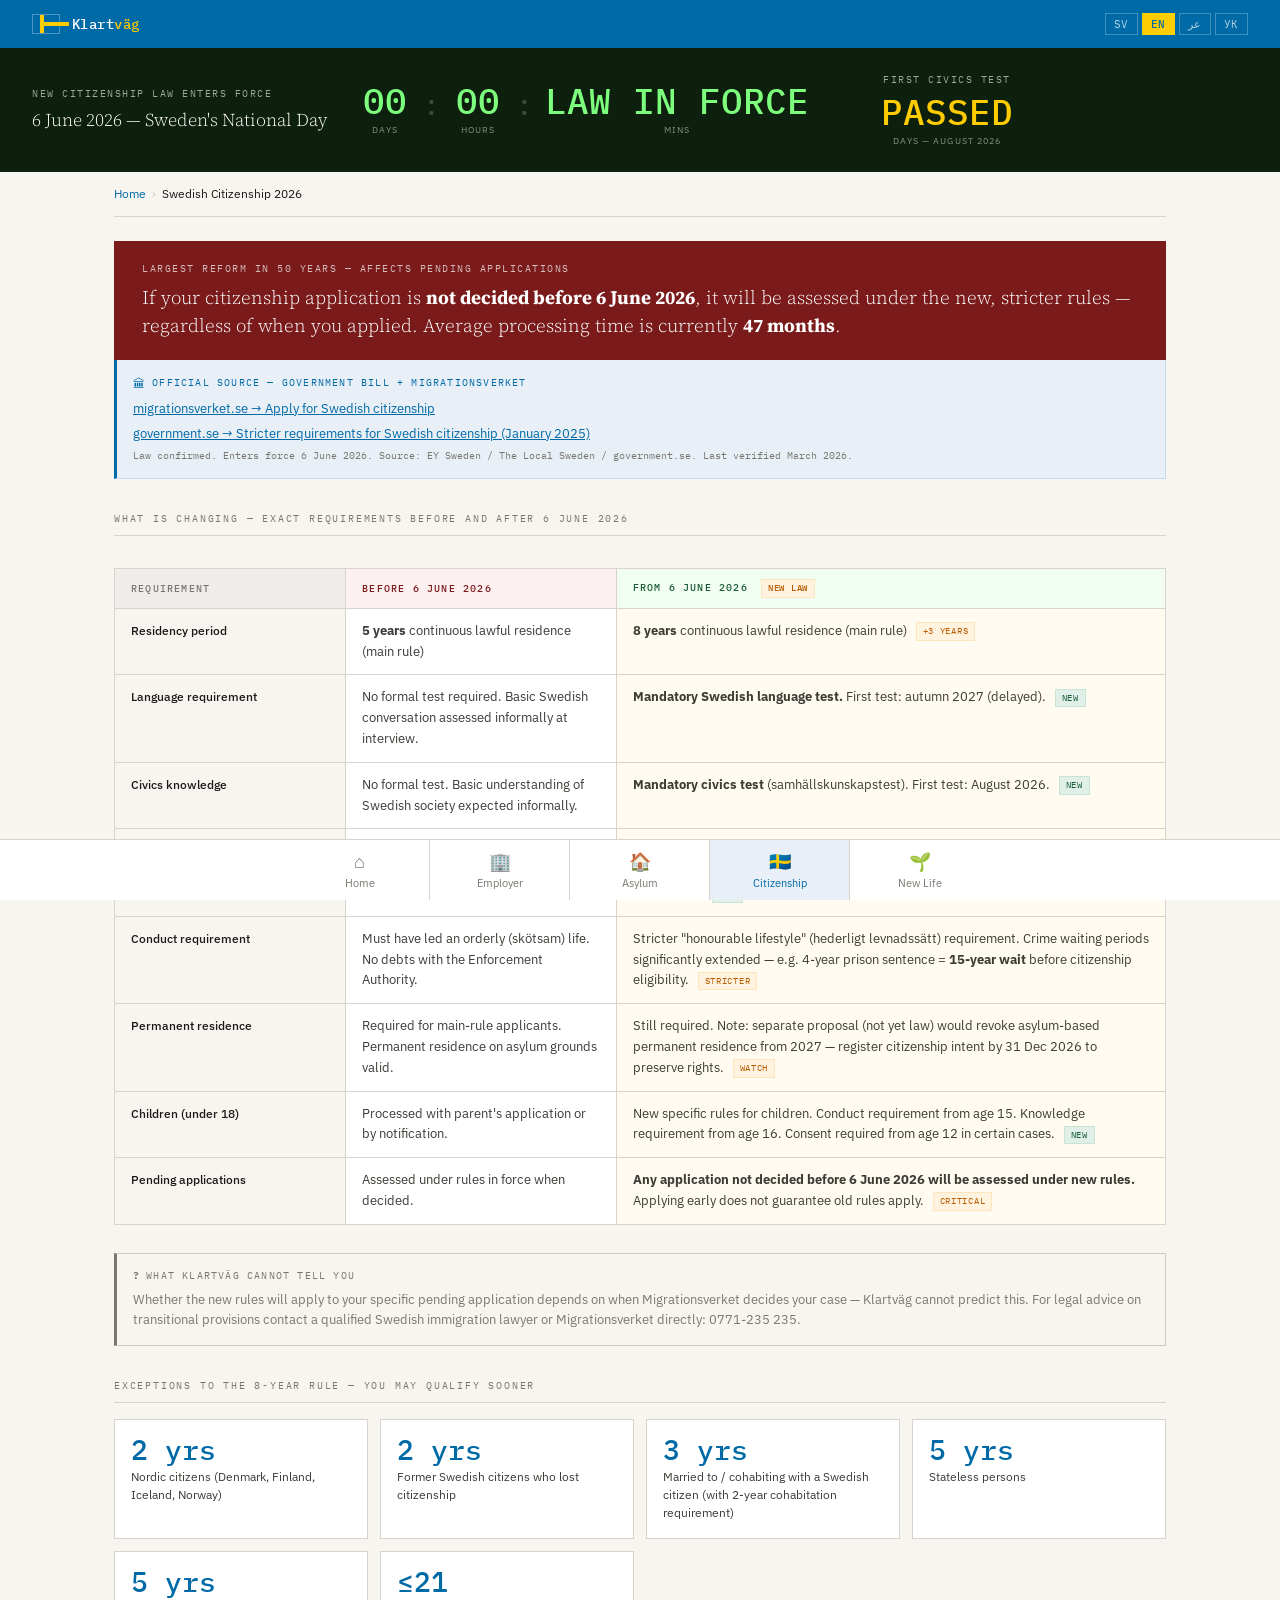
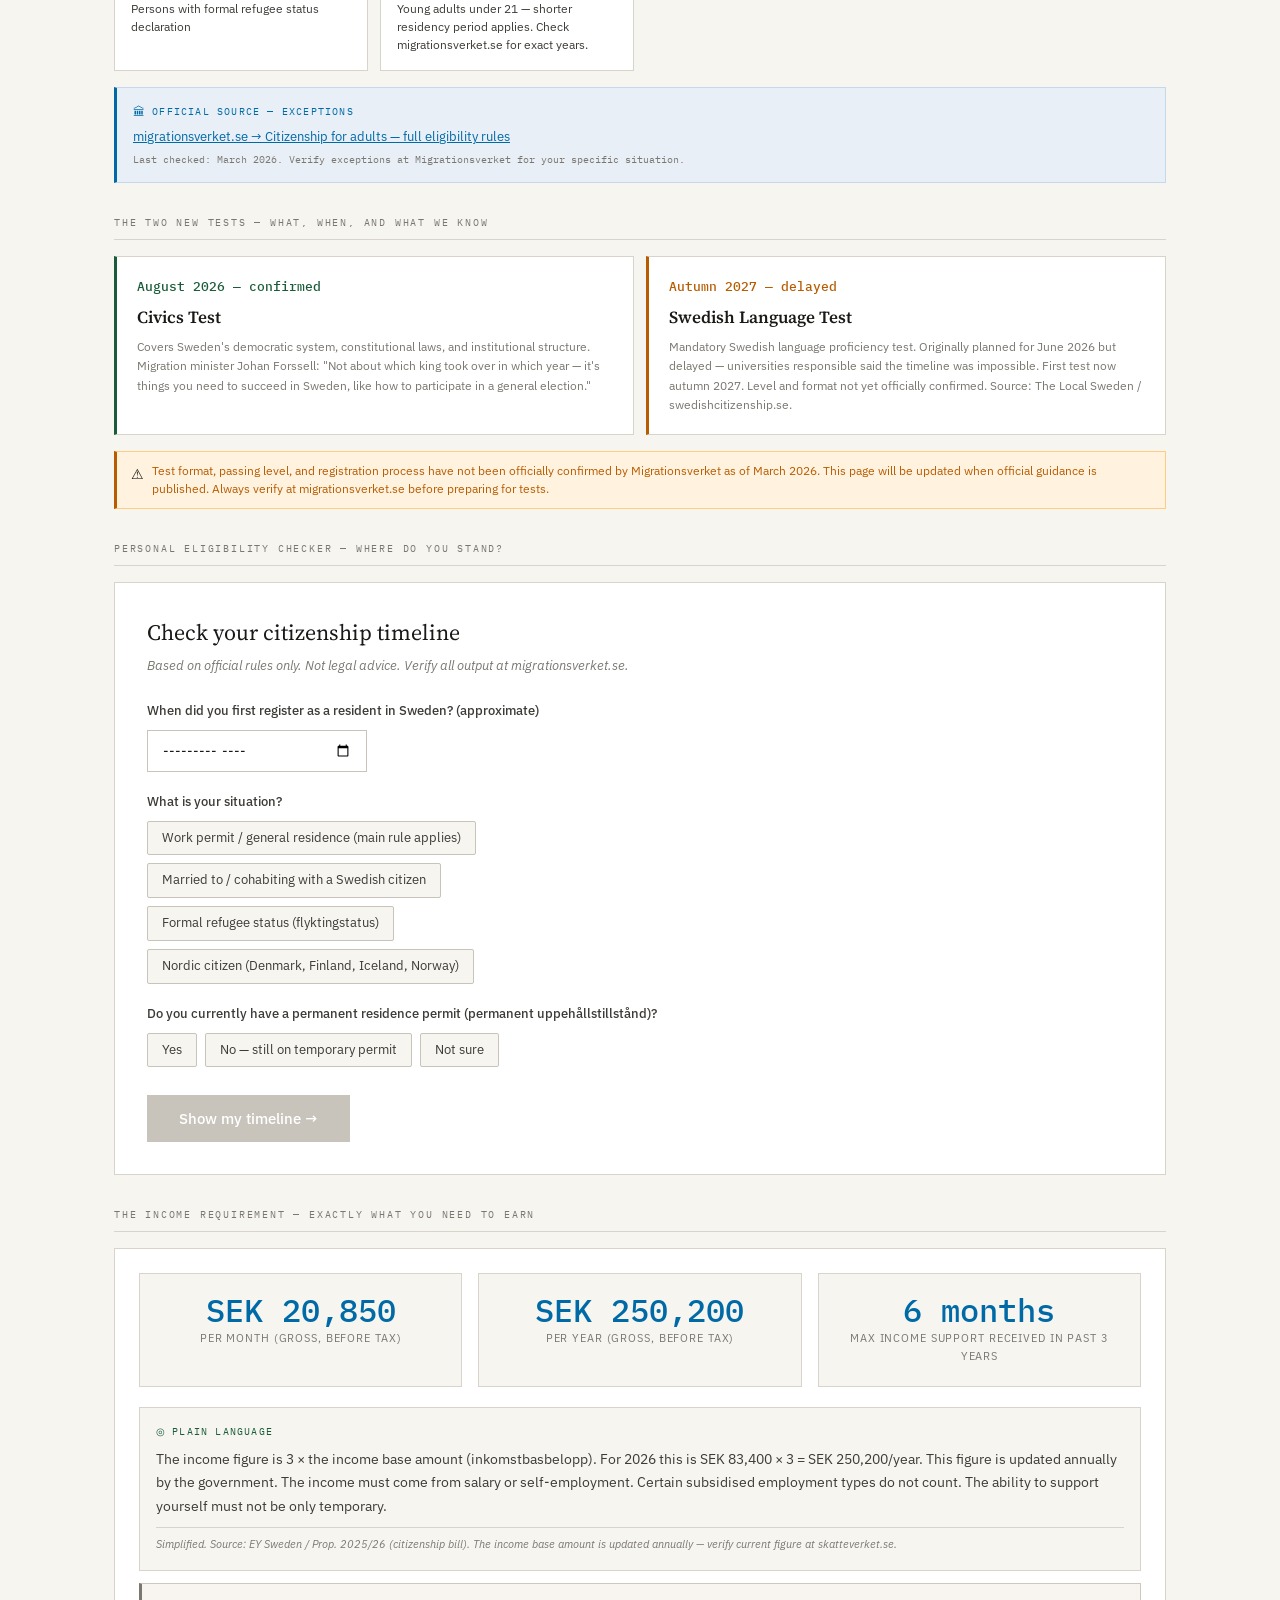
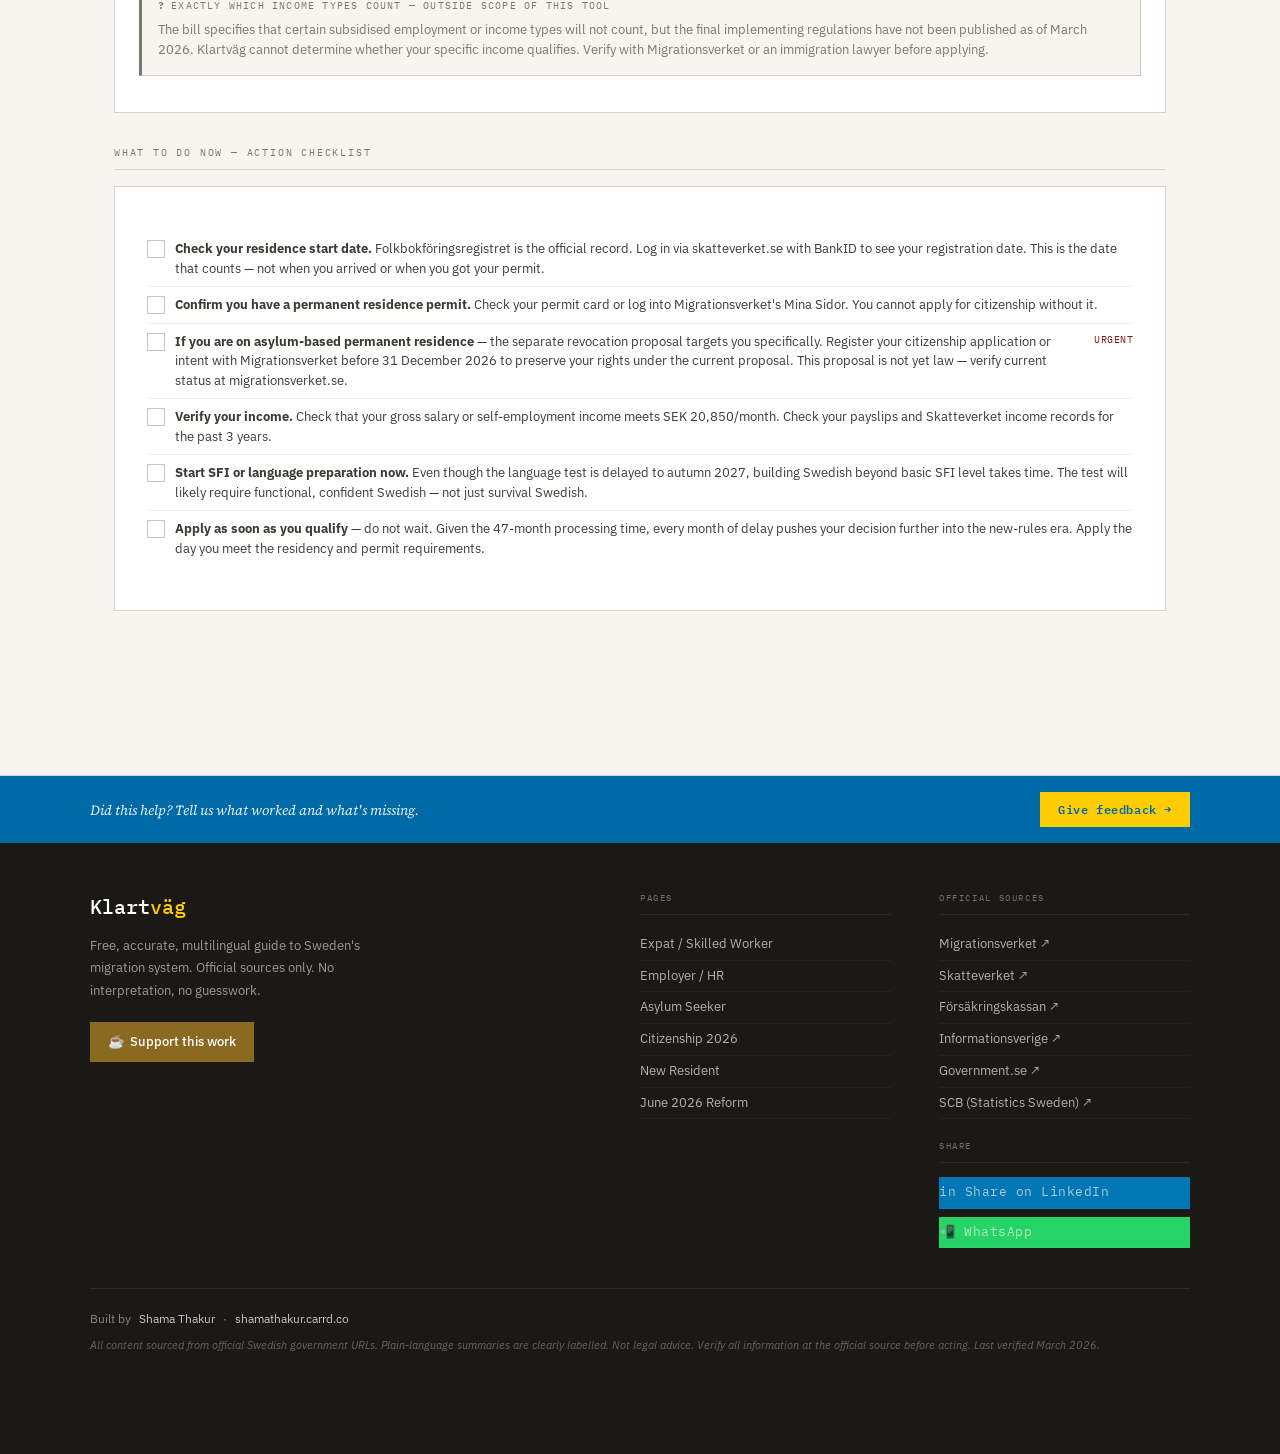
<file: citizenship.html>
<!DOCTYPE html>
<html lang="en">
<head>
<meta charset="UTF-8">
<meta name="viewport" content="width=device-width, initial-scale=1.0">
<title>Swedish Citizenship 2026 — Klartväg</title>
<meta name="description" content="Swedish citizenship requirements changing 6 June 2026. 8-year rule, language test, income requirement, civics test. Personal eligibility checker and transition timeline calculator.">
<link rel="preconnect" href="https://fonts.googleapis.com">
<link href="https://fonts.googleapis.com/css2?family=Source+Serif+4:ital,opsz,wght@0,8..60,300;0,8..60,400;0,8..60,600;1,8..60,300&family=IBM+Plex+Mono:wght@300;400;500&family=IBM+Plex+Sans:wght@300;400;500&display=swap" rel="stylesheet">
<link rel="stylesheet" href="style.css">
<style>
/* ── COUNTDOWN ── */
.countdown-strip {
  background: #0d1f0d;
  color: white;
  padding: 24px 32px;
  display: flex;
  align-items: center;
  gap: 32px;
  flex-wrap: wrap;
  margin-bottom: 0;
}
.countdown-label {
  font-family: 'IBM Plex Mono', monospace;
  font-size: 10px;
  letter-spacing: 0.15em;
  text-transform: uppercase;
  color: rgba(255,255,255,0.6);
  margin-bottom: 4px;
}
.countdown-date {
  font-family: 'Source Serif 4', serif;
  font-size: 18px;
  font-weight: 300;
  color: white;
}
.countdown-blocks {
  display: flex;
  gap: 12px;
  align-items: flex-end;
}
.countdown-block {
  text-align: center;
}
.countdown-num {
  font-family: 'IBM Plex Mono', monospace;
  font-size: 36px;
  font-weight: 500;
  line-height: 1;
  color: #7dff7d;
  display: block;
  min-width: 52px;
}
.countdown-unit {
  font-size: 9px;
  letter-spacing: 0.12em;
  text-transform: uppercase;
  color: rgba(255,255,255,0.5);
  margin-top: 4px;
  display: block;
}
.countdown-sep {
  font-family: 'IBM Plex Mono', monospace;
  font-size: 28px;
  color: rgba(255,255,255,0.2);
  line-height: 1;
  margin-bottom: 18px;
}
.countdown-block2 {
  margin-left: 40px;
}
.countdown-num2 {
  color: var(--swedish-yellow);
}

/* ── BEFORE/AFTER TABLE ── */
.ba-table {
  width: 100%;
  border-collapse: collapse;
  margin: 16px 0;
  font-size: 13px;
}
.ba-table th {
  background: var(--bg2);
  padding: 10px 16px;
  text-align: left;
  font-family: 'IBM Plex Mono', monospace;
  font-size: 10px;
  letter-spacing: 0.12em;
  text-transform: uppercase;
  color: var(--ink3);
  border: 1px solid var(--border);
  font-weight: 500;
}
.ba-table th.before { color: var(--red); background: #fdf0f0; }
.ba-table th.after { color: var(--green); background: #f0fdf0; }
.ba-table td {
  padding: 12px 16px;
  border: 1px solid var(--border);
  vertical-align: top;
  line-height: 1.6;
  color: var(--ink2);
  background: white;
}
.ba-table td.requirement {
  font-weight: 500;
  color: var(--ink);
  background: var(--bg);
  font-size: 12px;
  width: 22%;
}
.ba-table td.changed {
  background: #fffbf0;
}
.change-pill {
  display: inline-block;
  font-size: 9px;
  font-family: 'IBM Plex Mono', monospace;
  letter-spacing: 0.08em;
  text-transform: uppercase;
  padding: 1px 6px;
  margin-left: 6px;
  background: var(--warn-bg);
  color: var(--warn);
  border: 1px solid #ffcc8060;
  vertical-align: middle;
}
.new-pill {
  background: var(--green-light);
  color: var(--green);
  border-color: #a0d0b060;
}

/* ── ELIGIBILITY CHECKER ── */
.checker-result {
  display: none;
  margin-top: 20px;
}
.result-band {
  padding: 20px 24px;
  margin-bottom: 16px;
}
.result-band h3 {
  font-family: 'Source Serif 4', serif;
  font-size: 22px;
  font-weight: 400;
  margin-bottom: 8px;
}
.result-band .result-label {
  font-family: 'IBM Plex Mono', monospace;
  font-size: 10px;
  letter-spacing: 0.15em;
  text-transform: uppercase;
  margin-bottom: 6px;
  opacity: 0.8;
}
.timeline-visual {
  display: flex;
  align-items: center;
  gap: 0;
  margin: 20px 0;
  flex-wrap: wrap;
}
.tl-node {
  display: flex;
  flex-direction: column;
  align-items: center;
  gap: 4px;
}
.tl-dot {
  width: 12px; height: 12px;
  border-radius: 50%;
  background: var(--swedish-blue);
  flex-shrink: 0;
}
.tl-dot.future { background: var(--border2); border: 2px solid var(--border); }
.tl-dot.deadline { background: var(--warn); }
.tl-dot.target { background: var(--green); }
.tl-label {
  font-size: 10px;
  font-family: 'IBM Plex Mono', monospace;
  color: var(--ink3);
  text-align: center;
  max-width: 70px;
  line-height: 1.3;
}
.tl-line {
  flex: 1;
  height: 2px;
  background: var(--border);
  min-width: 20px;
  max-width: 80px;
}
.tl-line.filled { background: var(--swedish-blue); }

/* ── EXCEPTION TABLE ── */
.exception-grid {
  display: grid;
  grid-template-columns: repeat(auto-fit, minmax(220px, 1fr));
  gap: 12px;
  margin: 16px 0;
}
.exception-card {
  background: white;
  border: 1px solid var(--border);
  padding: 16px;
}
.exception-years {
  font-family: 'IBM Plex Mono', monospace;
  font-size: 28px;
  font-weight: 500;
  color: var(--swedish-blue);
  line-height: 1;
  margin-bottom: 4px;
}
.exception-label {
  font-size: 12px;
  color: var(--ink2);
  line-height: 1.5;
}

/* ── TEST TIMELINE ── */
.test-timeline {
  display: grid;
  grid-template-columns: 1fr 1fr;
  gap: 12px;
  margin: 16px 0;
}
.test-card {
  background: white;
  border: 1px solid var(--border);
  padding: 20px;
  position: relative;
}
.test-card.confirmed { border-left: 3px solid var(--green); }
.test-card.delayed { border-left: 3px solid var(--warn); }
.test-when {
  font-family: 'IBM Plex Mono', monospace;
  font-size: 13px;
  font-weight: 500;
  margin-bottom: 6px;
}
.test-card.confirmed .test-when { color: var(--green); }
.test-card.delayed .test-when { color: var(--warn); }
.test-name {
  font-family: 'Source Serif 4', serif;
  font-size: 17px;
  font-weight: 600;
  color: var(--ink);
  margin-bottom: 6px;
}
.test-desc { font-size: 12px; color: var(--ink3); line-height: 1.6; }

@media (max-width: 600px) {
  .countdown-strip { padding: 20px 16px; gap: 16px; }
  .countdown-num { font-size: 28px; }
  .ba-table { font-size: 12px; }
  .ba-table td.requirement { width: auto; }
  .test-timeline { grid-template-columns: 1fr; }
  .countdown-block2 { margin-left: 0; }
}
</style>
</head>
<body class="lang-en">

<div class="topbar">
  <a href="index.html" class="topbar-logo">
    <div class="topbar-flag"></div>
    <span class="topbar-name">Klart<span>väg</span></span>
  </a>
  <div class="lang-bar">
    <button class="lang-btn" onclick="setLang('sv')">SV</button>
    <button class="lang-btn active" onclick="setLang('en')">EN</button>
    <button class="lang-btn" onclick="setLang('ar')">عر</button>
    <button class="lang-btn" onclick="setLang('uk')">УК</button>
  </div>
</div>

<!-- DUAL COUNTDOWN -->
<div class="countdown-strip">
  <div>
    <div class="countdown-label">
      <span data-lang="en">New citizenship law enters force</span>
      <span data-lang="sv">Ny medborgarskapslag träder i kraft</span>
      <span data-lang="ar">قانون المواطنة الجديد يدخل حيز التنفيذ</span>
      <span data-lang="uk">Новий закон про громадянство набирає чинності</span>
    </div>
    <div class="countdown-date">6 June 2026 — Sweden's National Day</div>
  </div>
  <div class="countdown-blocks">
    <div class="countdown-block">
      <span class="countdown-num" id="cd-days">--</span>
      <span class="countdown-unit">days</span>
    </div>
    <div class="countdown-sep">:</div>
    <div class="countdown-block">
      <span class="countdown-num" id="cd-hours">--</span>
      <span class="countdown-unit">hours</span>
    </div>
    <div class="countdown-sep">:</div>
    <div class="countdown-block">
      <span class="countdown-num" id="cd-mins">--</span>
      <span class="countdown-unit">mins</span>
    </div>
  </div>
  <div class="countdown-block countdown-block2">
    <div class="countdown-label" style="margin-bottom:6px">
      <span data-lang="en">First civics test</span>
      <span data-lang="sv">Första medborgarskapstest</span>
      <span data-lang="ar">أول اختبار مدني</span>
      <span data-lang="uk">Перший тест з громадянознавства</span>
    </div>
    <span class="countdown-num countdown-num2" id="cd-test-days">--</span>
    <span class="countdown-unit">days — August 2026</span>
  </div>
</div>

<div class="app page-enter">

  <div class="breadcrumb">
    <a href="index.html" class="bc-item">
      <span data-lang="en">Home</span><span data-lang="sv">Hem</span><span data-lang="ar">الرئيسية</span><span data-lang="uk">Головна</span>
    </a>
    <span class="bc-sep">›</span>
    <span class="bc-item current">
      <span data-lang="en">Swedish Citizenship 2026</span>
      <span data-lang="sv">Svenskt medborgarskap 2026</span>
      <span data-lang="ar">الجنسية السويدية 2026</span>
      <span data-lang="uk">Шведське громадянство 2026</span>
    </span>
  </div>

  <!-- CRITICAL WARNING -->
  <div style="background:#7a1a1a; color:white; padding:20px 28px; margin-bottom:0">
    <div style="font-family:'IBM Plex Mono',monospace; font-size:10px; letter-spacing:0.15em; text-transform:uppercase; opacity:0.7; margin-bottom:6px">
      <span data-lang="en">Largest reform in 50 years — affects pending applications</span>
      <span data-lang="sv">Största reformen på 50 år — påverkar pågående ansökningar</span>
      <span data-lang="ar">أكبر إصلاح منذ 50 عاماً — يؤثر على الطلبات المعلقة</span>
      <span data-lang="uk">Найбільша реформа за 50 років — впливає на поточні заяви</span>
    </div>
    <div style="font-family:'Source Serif 4',serif; font-size:19px; font-weight:300; line-height:1.5">
      <span data-lang="en">If your citizenship application is <strong>not decided before 6 June 2026</strong>, it will be assessed under the new, stricter rules — regardless of when you applied. Average processing time is currently <strong>47 months</strong>.</span>
      <span data-lang="sv">Om din medborgarskapsansökan <strong>inte är beslutad före den 6 juni 2026</strong> kommer den att bedömas enligt de nya, strängare reglerna — oavsett när du ansökte. Genomsnittlig handläggningstid är för närvarande <strong>47 månader</strong>.</span>
      <span data-lang="ar">إذا لم يُبَتّ في طلب جنسيتك <strong>قبل 6 يونيو 2026</strong>، فسيُقيَّم وفق القواعد الجديدة الأكثر صرامة — بصرف النظر عن وقت تقديمك. متوسط وقت المعالجة حالياً <strong>47 شهراً</strong>.</span>
      <span data-lang="uk">Якщо ваша заява на громадянство <strong>не буде розглянута до 6 червня 2026 року</strong>, вона буде оцінена за новими, суворішими правилами — незалежно від дати подачі. Середній час обробки наразі становить <strong>47 місяців</strong>.</span>
    </div>
  </div>

  <div class="official-source" style="margin-top:0; border-top:none">
    <div class="official-source-label">Official Source — Government Bill + Migrationsverket</div>
    <a href="https://www.migrationsverket.se/en/you-want-to-apply/swedish-citizenship/citizenship-for-adults/citizenship-for-adults.html" target="_blank">migrationsverket.se → Apply for Swedish citizenship</a>
    <a href="https://www.government.se/press-releases/2025/01/inquiry-proposes-more-stringent-swedish-citizenship-requirements/" target="_blank">government.se → Stricter requirements for Swedish citizenship (January 2025)</a>
    <div class="last-checked">Law confirmed. Enters force 6 June 2026. Source: EY Sweden / The Local Sweden / government.se. Last verified March 2026.</div>
  </div>

  <!-- SECTION 1: BEFORE / AFTER TABLE -->
  <div class="section-label" style="margin-top:32px">
    <span data-lang="en">What is changing — exact requirements before and after 6 June 2026</span>
    <span data-lang="sv">Vad som förändras — exakta krav före och efter 6 juni 2026</span>
    <span data-lang="ar">ما الذي يتغير — المتطلبات الدقيقة قبل وبعد 6 يونيو 2026</span>
    <span data-lang="uk">Що змінюється — точні вимоги до і після 6 червня 2026</span>
  </div>

  <div style="overflow-x:auto">
    <table class="ba-table">
      <thead>
        <tr>
          <th>Requirement</th>
          <th class="before">Before 6 June 2026</th>
          <th class="after">From 6 June 2026 <span class="change-pill" style="color:var(--warn)">NEW LAW</span></th>
        </tr>
      </thead>
      <tbody>
        <tr>
          <td class="requirement">Residency period</td>
          <td><strong>5 years</strong> continuous lawful residence (main rule)</td>
          <td class="changed"><strong>8 years</strong> continuous lawful residence (main rule) <span class="change-pill">+3 years</span></td>
        </tr>
        <tr>
          <td class="requirement">Language requirement</td>
          <td>No formal test required. Basic Swedish conversation assessed informally at interview.</td>
          <td class="changed"><strong>Mandatory Swedish language test.</strong> First test: autumn 2027 (delayed). <span class="change-pill new-pill">NEW</span></td>
        </tr>
        <tr>
          <td class="requirement">Civics knowledge</td>
          <td>No formal test. Basic understanding of Swedish society expected informally.</td>
          <td class="changed"><strong>Mandatory civics test</strong> (samhällskunskapstest). First test: August 2026. <span class="change-pill new-pill">NEW</span></td>
        </tr>
        <tr>
          <td class="requirement">Income / self-sufficiency</td>
          <td>No income requirement. Financial situation not assessed.</td>
          <td class="changed"><strong>Min. SEK 20,850/month gross</strong> (3 × income base amount = SEK 250,200/year). Must not have received income support for more than 6 months in the 3 years prior to application. <span class="change-pill new-pill">NEW</span></td>
        </tr>
        <tr>
          <td class="requirement">Conduct requirement</td>
          <td>Must have led an orderly (skötsam) life. No debts with the Enforcement Authority.</td>
          <td class="changed">Stricter "honourable lifestyle" (hederligt levnadssätt) requirement. Crime waiting periods significantly extended — e.g. 4-year prison sentence = <strong>15-year wait</strong> before citizenship eligibility. <span class="change-pill">STRICTER</span></td>
        </tr>
        <tr>
          <td class="requirement">Permanent residence</td>
          <td>Required for main-rule applicants. Permanent residence on asylum grounds valid.</td>
          <td class="changed">Still required. Note: separate proposal (not yet law) would revoke asylum-based permanent residence from 2027 — register citizenship intent by 31 Dec 2026 to preserve rights. <span class="change-pill">WATCH</span></td>
        </tr>
        <tr>
          <td class="requirement">Children (under 18)</td>
          <td>Processed with parent's application or by notification.</td>
          <td class="changed">New specific rules for children. Conduct requirement from age 15. Knowledge requirement from age 16. Consent required from age 12 in certain cases. <span class="change-pill new-pill">NEW</span></td>
        </tr>
        <tr>
          <td class="requirement">Pending applications</td>
          <td>Assessed under rules in force when decided.</td>
          <td class="changed"><strong>Any application not decided before 6 June 2026 will be assessed under new rules.</strong> Applying early does not guarantee old rules apply. <span class="change-pill">CRITICAL</span></td>
        </tr>
      </tbody>
    </table>
  </div>

  <div class="unknown-box">
    <div class="unknown-label">
      <span data-lang="en">What Klartväg cannot tell you</span>
      <span data-lang="sv">Vad Klartväg inte kan berätta</span>
      <span data-lang="ar">ما لا يستطيع كلارتفاغ إخبارك به</span>
      <span data-lang="uk">Що Klartväg не може вам сказати</span>
    </div>
    <p>
      <span data-lang="en">Whether the new rules will apply to your specific pending application depends on when Migrationsverket decides your case — Klartväg cannot predict this. For legal advice on transitional provisions contact a qualified Swedish immigration lawyer or Migrationsverket directly: 0771-235 235.</span>
      <span data-lang="sv">Om de nya reglerna gäller din specifika pågående ansökan beror på när Migrationsverket beslutar i ditt ärende. Kontakta en kvalificerad migrationsadvokat eller Migrationsverket: 0771-235 235.</span>
      <span data-lang="ar">ما إذا كانت القواعد الجديدة تنطبق على طلبك المعلق يعتمد على وقت قرار ميغراتيونسفيركيت في قضيتك. اتصل بمحامي هجرة مؤهل أو بميغراتيونسفيركيت مباشرةً: 235 235-771.</span>
      <span data-lang="uk">Чи застосовуватимуться нові правила до вашої конкретної заяви, що знаходиться на розгляді, залежить від того, коли Міграційне агентство вирішить вашу справу. Зверніться до кваліфікованого адвоката з питань міграції або до Міграційного агентства: 0771-235 235.</span>
    </p>
  </div>

  <!-- SECTION 2: EXCEPTIONS -->
  <div class="section-label" style="margin-top:32px">
    <span data-lang="en">Exceptions to the 8-year rule — you may qualify sooner</span>
    <span data-lang="sv">Undantag från 8-årsregeln — du kan kvalificera dig tidigare</span>
    <span data-lang="ar">استثناءات من قاعدة 8 سنوات — قد تكون مؤهلاً في وقت أقرب</span>
    <span data-lang="uk">Винятки з правила 8 років — ви можете претендувати раніше</span>
  </div>

  <div class="exception-grid">
    <div class="exception-card">
      <div class="exception-years">2 yrs</div>
      <div class="exception-label">
        <span data-lang="en">Nordic citizens (Denmark, Finland, Iceland, Norway)</span>
        <span data-lang="sv">Nordiska medborgare (Danmark, Finland, Island, Norge)</span>
        <span data-lang="ar">المواطنون الشماليون (الدنمارك، فنلندا، أيسلندا، النرويج)</span>
        <span data-lang="uk">Громадяни Скандинавії (Данія, Фінляндія, Ісландія, Норвегія)</span>
      </div>
    </div>
    <div class="exception-card">
      <div class="exception-years">2 yrs</div>
      <div class="exception-label">
        <span data-lang="en">Former Swedish citizens who lost citizenship</span>
        <span data-lang="sv">Tidigare svenska medborgare som förlorade medborgarskap</span>
        <span data-lang="ar">المواطنون السويديون السابقون الذين فقدوا جنسيتهم</span>
        <span data-lang="uk">Колишні шведські громадяни, які втратили громадянство</span>
      </div>
    </div>
    <div class="exception-card">
      <div class="exception-years">3 yrs</div>
      <div class="exception-label">
        <span data-lang="en">Married to / cohabiting with a Swedish citizen (with 2-year cohabitation requirement)</span>
        <span data-lang="sv">Gift med / samboende med en svensk medborgare (med 2-års samboendekrav)</span>
        <span data-lang="ar">متزوج من / يعيش مع مواطن سويدي (مع اشتراط العيش معاً لمدة سنتين)</span>
        <span data-lang="uk">Одружений з / проживає з шведським громадянином (з вимогою 2-річного спільного проживання)</span>
      </div>
    </div>
    <div class="exception-card">
      <div class="exception-years">5 yrs</div>
      <div class="exception-label">
        <span data-lang="en">Stateless persons</span>
        <span data-lang="sv">Statslösa personer</span>
        <span data-lang="ar">عديمو الجنسية</span>
        <span data-lang="uk">Особи без громадянства</span>
      </div>
    </div>
    <div class="exception-card">
      <div class="exception-years">5 yrs</div>
      <div class="exception-label">
        <span data-lang="en">Persons with formal refugee status declaration</span>
        <span data-lang="sv">Personer med formell flyktingstatusförklaring</span>
        <span data-lang="ar">الأشخاص الحاصلون على وضع اللاجئ الرسمي</span>
        <span data-lang="uk">Особи з офіційним статусом біженця</span>
      </div>
    </div>
    <div class="exception-card">
      <div class="exception-years">≤21</div>
      <div class="exception-label">
        <span data-lang="en">Young adults under 21 — shorter residency period applies. Check migrationsverket.se for exact years.</span>
        <span data-lang="sv">Unga vuxna under 21 — kortare boendetid gäller. Kontrollera migrationsverket.se.</span>
        <span data-lang="ar">الشباب دون سن 21 — تنطبق فترة إقامة أقصر. تحقق من migrationsverket.se.</span>
        <span data-lang="uk">Молоді дорослі до 21 року — застосовується коротший термін проживання.</span>
      </div>
    </div>
  </div>

  <div class="official-source">
    <div class="official-source-label">Official Source — exceptions</div>
    <a href="https://www.migrationsverket.se/en/you-want-to-apply/swedish-citizenship/citizenship-for-adults/citizenship-for-adults.html" target="_blank">migrationsverket.se → Citizenship for adults — full eligibility rules</a>
    <div class="last-checked">Last checked: March 2026. Verify exceptions at Migrationsverket for your specific situation.</div>
  </div>

  <!-- SECTION 3: TESTS -->
  <div class="section-label" style="margin-top:32px">
    <span data-lang="en">The two new tests — what, when, and what we know</span>
    <span data-lang="sv">De två nya proven — vad, när och vad vi vet</span>
    <span data-lang="ar">الاختباران الجديدان — ماذا ومتى وما نعرفه</span>
    <span data-lang="uk">Два нові тести — що, коли і що ми знаємо</span>
  </div>

  <div class="test-timeline">
    <div class="test-card confirmed">
      <div class="test-when">
        <span data-lang="en">August 2026 — confirmed</span>
        <span data-lang="sv">Augusti 2026 — bekräftat</span>
        <span data-lang="ar">أغسطس 2026 — مؤكد</span>
        <span data-lang="uk">Серпень 2026 — підтверджено</span>
      </div>
      <div class="test-name">
        <span data-lang="en">Civics Test</span>
        <span data-lang="sv">Samhällskunskapstest</span>
        <span data-lang="ar">اختبار المعرفة المدنية</span>
        <span data-lang="uk">Тест з громадянознавства</span>
      </div>
      <div class="test-desc">
        <span data-lang="en">Covers Sweden's democratic system, constitutional laws, and institutional structure. Migration minister Johan Forssell: "Not about which king took over in which year — it's things you need to succeed in Sweden, like how to participate in a general election."</span>
        <span data-lang="sv">Täcker Sveriges demokratiska system, grundlagar och institutionella struktur. Inte om vilken kung tog över vilket år — utan saker du behöver för att lyckas i Sverige.</span>
        <span data-lang="ar">يغطي النظام الديمقراطي السويدي والقوانين الدستورية. ليس عن التاريخ — بل عن ما تحتاجه للنجاح في السويد.</span>
        <span data-lang="uk">Охоплює демократичну систему Швеції, конституційні закони. Не про королів — а про те, що потрібно для успіху в Швеції.</span>
      </div>
    </div>
    <div class="test-card delayed">
      <div class="test-when">
        <span data-lang="en">Autumn 2027 — delayed</span>
        <span data-lang="sv">Höst 2027 — försenat</span>
        <span data-lang="ar">خريف 2027 — متأخر</span>
        <span data-lang="uk">Осінь 2027 — затримано</span>
      </div>
      <div class="test-name">
        <span data-lang="en">Swedish Language Test</span>
        <span data-lang="sv">Svenskt språkprov</span>
        <span data-lang="ar">اختبار اللغة السويدية</span>
        <span data-lang="uk">Тест шведської мови</span>
      </div>
      <div class="test-desc">
        <span data-lang="en">Mandatory Swedish language proficiency test. Originally planned for June 2026 but delayed — universities responsible said the timeline was impossible. First test now autumn 2027. Level and format not yet officially confirmed. Source: The Local Sweden / swedishcitizenship.se.</span>
        <span data-lang="sv">Obligatoriskt svenskt språkprov. Ursprungligen planerat till juni 2026 men försenat — universiteten sa att tidsplanen var omöjlig. Första prov nu höst 2027.</span>
        <span data-lang="ar">اختبار إلزامي للغة السويدية. تأجل من يونيو 2026 — الجامعات المسؤولة قالت إن الجدول الزمني كان مستحيلاً. أول اختبار خريف 2027 الآن.</span>
        <span data-lang="uk">Обов'язковий тест шведської мови. Спочатку планувався на червень 2026, але затриманий — університети заявили, що терміни нереальні. Перший тест тепер восінь 2027.</span>
      </div>
    </div>
  </div>

  <div class="outdated-warning">
    <span class="warn-icon">⚠</span>
    <p>
      <span data-lang="en">Test format, passing level, and registration process have not been officially confirmed by Migrationsverket as of March 2026. This page will be updated when official guidance is published. Always verify at migrationsverket.se before preparing for tests.</span>
      <span data-lang="sv">Testformat, godkänningsnivå och registreringsprocess har inte officiellt bekräftats av Migrationsverket per mars 2026. Verifiera alltid på migrationsverket.se.</span>
      <span data-lang="ar">لم يتم تأكيد تنسيق الاختبار ومستوى النجاح وعملية التسجيل رسمياً من قِبَل ميغراتيونسفيركيت حتى مارس 2026.</span>
      <span data-lang="uk">Формат тесту, рівень успішності та процес реєстрації офіційно не підтверджені Міграційним агентством станом на березень 2026 року.</span>
    </p>
  </div>

  <!-- SECTION 4: PERSONAL ELIGIBILITY CHECKER -->
  <div class="section-label" style="margin-top:32px">
    <span data-lang="en">Personal eligibility checker — where do you stand?</span>
    <span data-lang="sv">Personlig behörighetskontroll — var befinner du dig?</span>
    <span data-lang="ar">فاحص الأهلية الشخصي — أين تقف؟</span>
    <span data-lang="uk">Особистий перевірник відповідності — яке ваше становище?</span>
  </div>

  <div class="situation-block">
    <h2>
      <span data-lang="en">Check your citizenship timeline</span>
      <span data-lang="sv">Kontrollera din medborgarskapsplan</span>
      <span data-lang="ar">تحقق من جدولك الزمني للجنسية</span>
      <span data-lang="uk">Перевірте свій графік громадянства</span>
    </h2>
    <div class="sv-label">
      <span data-lang="en">Based on official rules only. Not legal advice. Verify all output at migrationsverket.se.</span>
      <span data-lang="sv">Baserat på officiella regler. Inte juridisk rådgivning. Verifiera allt på migrationsverket.se.</span>
      <span data-lang="ar">استناداً إلى القواعد الرسمية فقط. ليس استشارة قانونية.</span>
      <span data-lang="uk">На основі лише офіційних правил. Не є юридичною консультацією.</span>
    </div>

    <div class="question-row">
      <span class="question-label">
        <span data-lang="en">When did you first register as a resident in Sweden? (approximate)</span>
        <span data-lang="sv">När folkbokförde du dig i Sverige? (ungefärligt)</span>
        <span data-lang="ar">متى سجلت كمقيم في السويد؟ (تقريبي)</span>
        <span data-lang="uk">Коли ви вперше зареєструвалися як резидент Швеції? (приблизно)</span>
      </span>
      <input type="month" id="arrival-date" min="2010-01" max="2026-03"
        style="padding:10px 14px; border:1px solid var(--border2); background:white; font-family:'IBM Plex Sans',sans-serif; font-size:14px; color:var(--ink); width:220px">
    </div>

    <div class="question-row">
      <span class="question-label">
        <span data-lang="en">What is your situation?</span>
        <span data-lang="sv">Vad är din situation?</span>
        <span data-lang="ar">ما هو وضعك؟</span>
        <span data-lang="uk">Яка ваша ситуація?</span>
      </span>
      <div class="option-chips" style="flex-direction:column; align-items:flex-start; gap:8px">
        <div class="chip" onclick="selectChip(this,'cq1','main')">
          <span data-lang="en">Work permit / general residence (main rule applies)</span>
          <span data-lang="sv">Arbetstillstånd / allmänt uppehållstillstånd (huvudregeln gäller)</span>
          <span data-lang="ar">تصريح عمل / إقامة عامة (تنطبق القاعدة الرئيسية)</span>
          <span data-lang="uk">Дозвіл на роботу / загальний дозвіл на проживання (застосовується основне правило)</span>
        </div>
        <div class="chip" onclick="selectChip(this,'cq1','married')">
          <span data-lang="en">Married to / cohabiting with a Swedish citizen</span>
          <span data-lang="sv">Gift med / samboende med en svensk medborgare</span>
          <span data-lang="ar">متزوج من / يعيش مع مواطن سويدي</span>
          <span data-lang="uk">Одружений з / проживає з шведським громадянином</span>
        </div>
        <div class="chip" onclick="selectChip(this,'cq1','refugee')">
          <span data-lang="en">Formal refugee status (flyktingstatus)</span>
          <span data-lang="sv">Formell flyktingstatus</span>
          <span data-lang="ar">وضع اللاجئ الرسمي (flyktingstatus)</span>
          <span data-lang="uk">Офіційний статус біженця (flyktingstatus)</span>
        </div>
        <div class="chip" onclick="selectChip(this,'cq1','nordic')">
          <span data-lang="en">Nordic citizen (Denmark, Finland, Iceland, Norway)</span>
          <span data-lang="sv">Nordisk medborgare</span>
          <span data-lang="ar">مواطن شمالي</span>
          <span data-lang="uk">Громадянин Скандинавії</span>
        </div>
      </div>
    </div>

    <div class="question-row">
      <span class="question-label">
        <span data-lang="en">Do you currently have a permanent residence permit (permanent uppehållstillstånd)?</span>
        <span data-lang="sv">Har du permanent uppehållstillstånd?</span>
        <span data-lang="ar">هل لديك تصريح إقامة دائم؟</span>
        <span data-lang="uk">Чи є у вас дозвіл на постійне проживання?</span>
      </span>
      <div class="option-chips">
        <div class="chip" onclick="selectChip(this,'cq2','yes')">
          <span data-lang="en">Yes</span><span data-lang="sv">Ja</span><span data-lang="ar">نعم</span><span data-lang="uk">Так</span>
        </div>
        <div class="chip" onclick="selectChip(this,'cq2','no')">
          <span data-lang="en">No — still on temporary permit</span>
          <span data-lang="sv">Nej — fortfarande tillfälligt tillstånd</span>
          <span data-lang="ar">لا — لا أزال بتصريح مؤقت</span>
          <span data-lang="uk">Ні — все ще маю тимчасовий дозвіл</span>
        </div>
        <div class="chip" onclick="selectChip(this,'cq2','unsure')">
          <span data-lang="en">Not sure</span><span data-lang="sv">Vet inte</span><span data-lang="ar">غير متأكد</span><span data-lang="uk">Не впевнений</span>
        </div>
      </div>
    </div>

    <button class="find-path-btn" id="cit-btn" onclick="calculateCitizenship()" disabled>
      <span data-lang="en">Show my timeline →</span>
      <span data-lang="sv">Visa min tidslinje →</span>
      <span data-lang="ar">أظهر جدولي الزمني ←</span>
      <span data-lang="uk">Показати мій графік →</span>
    </button>

    <!-- RESULT -->
    <div class="checker-result" id="cit-result"></div>
  </div>

  <!-- SECTION 5: INCOME REQUIREMENT -->
  <div class="section-label" style="margin-top:32px">
    <span data-lang="en">The income requirement — exactly what you need to earn</span>
    <span data-lang="sv">Inkomstkravet — exakt vad du behöver tjäna</span>
    <span data-lang="ar">متطلبات الدخل — بالضبط ما تحتاج إلى كسبه</span>
    <span data-lang="uk">Вимога до доходу — точно скільки потрібно заробляти</span>
  </div>

  <div class="situation-block" style="padding:24px">
    <div style="display:grid; grid-template-columns: repeat(auto-fit, minmax(200px,1fr)); gap:16px; margin-bottom:20px">
      <div style="text-align:center; padding:20px; background:var(--bg); border:1px solid var(--border)">
        <div style="font-family:'IBM Plex Mono',monospace; font-size:32px; font-weight:500; color:var(--swedish-blue); line-height:1">SEK 20,850</div>
        <div style="font-size:11px; color:var(--ink3); margin-top:4px; letter-spacing:0.08em; text-transform:uppercase">Per month (gross, before tax)</div>
      </div>
      <div style="text-align:center; padding:20px; background:var(--bg); border:1px solid var(--border)">
        <div style="font-family:'IBM Plex Mono',monospace; font-size:32px; font-weight:500; color:var(--swedish-blue); line-height:1">SEK 250,200</div>
        <div style="font-size:11px; color:var(--ink3); margin-top:4px; letter-spacing:0.08em; text-transform:uppercase">Per year (gross, before tax)</div>
      </div>
      <div style="text-align:center; padding:20px; background:var(--bg); border:1px solid var(--border)">
        <div style="font-family:'IBM Plex Mono',monospace; font-size:32px; font-weight:500; color:var(--swedish-blue); line-height:1">6 months</div>
        <div style="font-size:11px; color:var(--ink3); margin-top:4px; letter-spacing:0.08em; text-transform:uppercase">Max income support received in past 3 years</div>
      </div>
    </div>

    <div class="plain-language">
      <div class="plain-language-label">Plain language</div>
      <p>
        <span data-lang="en">The income figure is 3 × the income base amount (inkomstbasbelopp). For 2026 this is SEK 83,400 × 3 = SEK 250,200/year. This figure is updated annually by the government. The income must come from salary or self-employment. Certain subsidised employment types do not count. The ability to support yourself must not be only temporary.</span>
        <span data-lang="sv">Inkomstfiguren är 3 × inkomstbasbeloppet. För 2026 är detta 83 400 kr × 3 = 250 200 kr/år. Inkomsten måste komma från lön eller egenföretagande. Viss subventionerad sysselsättning räknas inte.</span>
        <span data-lang="ar">رقم الدخل هو 3 × مبلغ الأساس الدخل. لعام 2026 هذا 83,400 كرونة × 3 = 250,200 كرونة/سنة. يجب أن يأتي الدخل من الراتب أو العمل الحر.</span>
        <span data-lang="uk">Дохід = 3 × базова сума доходу. На 2026 рік це 83,400 × 3 = 250,200 крон/рік. Дохід повинен бути від зарплати або самозайнятості.</span>
      </p>
      <div class="plain-language-disclaimer">
        <span data-lang="en">Simplified. Source: EY Sweden / Prop. 2025/26 (citizenship bill). The income base amount is updated annually — verify current figure at skatteverket.se.</span>
        <span data-lang="sv">Förenklad. Källa: EY Sverige / Prop. 2025/26. Inkomstbasbeloppet uppdateras årligen — verifiera aktuell siffra på skatteverket.se.</span>
      </div>
    </div>

    <div class="unknown-box" style="margin-top:0">
      <div class="unknown-label">
        <span data-lang="en">Exactly which income types count — outside scope of this tool</span>
        <span data-lang="sv">Exakt vilka inkomsttyper som räknas — utanför det här verktygets räckvidd</span>
      </div>
      <p>
        <span data-lang="en">The bill specifies that certain subsidised employment or income types will not count, but the final implementing regulations have not been published as of March 2026. Klartväg cannot determine whether your specific income qualifies. Verify with Migrationsverket or an immigration lawyer before applying.</span>
        <span data-lang="sv">Klartväg kan inte avgöra om din specifika inkomst kvalificerar. Verifiera med Migrationsverket eller en migrationsadvokat innan du ansöker.</span>
      </p>
    </div>
  </div>

  <!-- SECTION 6: WHAT TO DO NOW -->
  <div class="section-label" style="margin-top:32px">
    <span data-lang="en">What to do now — action checklist</span>
    <span data-lang="sv">Vad du ska göra nu — checklista</span>
    <span data-lang="ar">ما يجب فعله الآن — قائمة التحقق</span>
    <span data-lang="uk">Що робити зараз — контрольний список дій</span>
  </div>

  <div class="situation-block">
    <ul class="checklist">
      <li>
        <div class="check-box" onclick="this.classList.toggle('checked')"></div>
        <span>
          <span data-lang="en"><strong>Check your residence start date.</strong> Folkbokföringsregistret is the official record. Log in via skatteverket.se with BankID to see your registration date. This is the date that counts — not when you arrived or when you got your permit.</span>
          <span data-lang="sv"><strong>Kontrollera ditt folkbokföringsdatum.</strong> Logga in på skatteverket.se med BankID. Det är detta datum som räknas.</span>
          <span data-lang="ar"><strong>تحقق من تاريخ إقامتك.</strong> سجّل الدخول عبر skatteverket.se باستخدام BankID لرؤية تاريخ تسجيلك.</span>
          <span data-lang="uk"><strong>Перевірте дату реєстрації свого проживання.</strong> Увійдіть через skatteverket.se з BankID.</span>
        </span>
      </li>
      <li>
        <div class="check-box" onclick="this.classList.toggle('checked')"></div>
        <span>
          <span data-lang="en"><strong>Confirm you have a permanent residence permit.</strong> Check your permit card or log into Migrationsverket's Mina Sidor. You cannot apply for citizenship without it.</span>
          <span data-lang="sv"><strong>Bekräfta att du har permanent uppehållstillstånd.</strong> Kontrollera ditt tillståndskort eller logga in på Migrationsverkets Mina Sidor.</span>
          <span data-lang="ar"><strong>تأكد من حصولك على تصريح إقامة دائم.</strong> تحقق من بطاقة تصريحك أو سجّل الدخول على Mina Sidor.</span>
          <span data-lang="uk"><strong>Підтвердьте наявність дозволу на постійне проживання.</strong> Перевірте свою картку або увійдіть на Mina Sidor.</span>
        </span>
      </li>
      <li>
        <div class="check-box" onclick="this.classList.toggle('checked')"></div>
        <span>
          <span data-lang="en"><strong>If you are on asylum-based permanent residence</strong> — the separate revocation proposal targets you specifically. Register your citizenship application or intent with Migrationsverket before 31 December 2026 to preserve your rights under the current proposal. This proposal is not yet law — verify current status at migrationsverket.se.</span>
          <span data-lang="sv"><strong>Om du har asylbaserat permanent uppehållstillstånd</strong> — det separata återkallningsförslaget riktar sig specifikt mot dig. Registrera din medborgarskapsansökan eller avsikt hos Migrationsverket före den 31 december 2026.</span>
          <span data-lang="ar"><strong>إذا كان لديك إقامة دائمة قائمة على اللجوء</strong> — مقترح الإلغاء يستهدفك تحديداً. سجّل طلب جنسيتك لدى ميغراتيونسفيركيت قبل 31 ديسمبر 2026.</span>
          <span data-lang="uk"><strong>Якщо ви маєте постійний дозвіл на проживання на основі притулку</strong> — окрема пропозиція про скасування стосується саме вас. Зареєструйте заяву на громадянство до 31 грудня 2026.</span>
        </span>
        <span class="check-required">URGENT</span>
      </li>
      <li>
        <div class="check-box" onclick="this.classList.toggle('checked')"></div>
        <span>
          <span data-lang="en"><strong>Verify your income.</strong> Check that your gross salary or self-employment income meets SEK 20,850/month. Check your payslips and Skatteverket income records for the past 3 years.</span>
          <span data-lang="sv"><strong>Kontrollera din inkomst.</strong> Kontrollera att din bruttolön uppgår till minst 20 850 kr/mån. Kontrollera lönebesked och Skatteverkets inkomstuppgifter för de senaste 3 åren.</span>
          <span data-lang="ar"><strong>تحقق من دخلك.</strong> تأكد من أن راتبك الإجمالي يبلغ 20,850 كرونة/شهر على الأقل.</span>
          <span data-lang="uk"><strong>Перевірте свій дохід.</strong> Переконайтеся, що ваша зарплата брутто або дохід від самозайнятості становить не менше 20,850 крон/місяць.</span>
        </span>
      </li>
      <li>
        <div class="check-box" onclick="this.classList.toggle('checked')"></div>
        <span>
          <span data-lang="en"><strong>Start SFI or language preparation now.</strong> Even though the language test is delayed to autumn 2027, building Swedish beyond basic SFI level takes time. The test will likely require functional, confident Swedish — not just survival Swedish.</span>
          <span data-lang="sv"><strong>Börja SFI eller språkförberedelse nu.</strong> Även om språkprovet är försenat till höst 2027 tar det tid att bygga upp svenska utöver grundläggande SFI-nivå.</span>
          <span data-lang="ar"><strong>ابدأ SFI أو التحضير اللغوي الآن.</strong> حتى لو تأجل اختبار اللغة إلى خريف 2027، يستغرق بناء السويدية وقتاً.</span>
          <span data-lang="uk"><strong>Починайте SFI або мовну підготовку зараз.</strong> Навіть якщо мовний тест перенесено на осінь 2027, розвиток шведської мови займає час.</span>
        </span>
      </li>
      <li>
        <div class="check-box" onclick="this.classList.toggle('checked')"></div>
        <span>
          <span data-lang="en"><strong>Apply as soon as you qualify</strong> — do not wait. Given the 47-month processing time, every month of delay pushes your decision further into the new-rules era. Apply the day you meet the residency and permit requirements.</span>
          <span data-lang="sv"><strong>Ansök så snart du kvalificerar</strong> — vänta inte. Med 47 månaders handläggningstid skjuter varje månads dröjsmål ditt beslut längre in i den nya regelepoken.</span>
          <span data-lang="ar"><strong>تقدم بطلبك بمجرد استيفائك للشروط</strong> — لا تنتظر. مع وقت معالجة 47 شهراً، كل شهر تأخير يدفع قرارك أبعد في عهد القواعد الجديدة.</span>
          <span data-lang="uk"><strong>Подайте заяву, щойно отримаєте право</strong> — не чекайте. За 47-місячного часу обробки кожен місяць затримки переміщує ваше рішення далі в еру нових правил.</span>
        </span>
      </li>
    </ul>
  </div>

</div>


<!-- ── SITE FOOTER ── -->
<div class="kv-footer" id="kv-footer">

  <!-- FEEDBACK STRIP -->
  <div class="kv-feedback-strip">
    <div class="kv-feedback-inner">
      <div class="kv-feedback-text">
        <span data-lang="en">Did this help? Tell us what worked and what's missing.</span>
        <span data-lang="sv">Hjälpte det? Berätta vad som fungerade och vad som saknas.</span>
        <span data-lang="ar">هل ساعد هذا؟ أخبرنا بما نجح وما هو مفقود.</span>
        <span data-lang="uk">Це допомогло? Розкажіть, що спрацювало і чого не вистачає.</span>
      </div>
      <a href="https://tally.so/r/LZ0qEG" target="_blank" class="kv-feedback-btn">
        <span data-lang="en">Give feedback →</span>
        <span data-lang="sv">Ge feedback →</span>
        <span data-lang="ar">أعطِ تعليقات ←</span>
        <span data-lang="uk">Залишити відгук →</span>
      </a>
    </div>
  </div>

  <!-- MAIN FOOTER -->
  <div class="kv-footer-main">
    <div class="kv-footer-grid">

      <!-- BRAND -->
      <div class="kv-footer-brand">
        <div class="kv-footer-logo">Klart<span>väg</span></div>
        <p class="kv-footer-tagline">
          <span data-lang="en">Free, accurate, multilingual guide to Sweden's migration system. Official sources only. No interpretation, no guesswork.</span>
          <span data-lang="sv">Gratis, korrekt, flerspråkig guide till Sveriges migrationssystem. Officiella källor. Ingen tolkning.</span>
          <span data-lang="ar">دليل مجاني ودقيق ومتعدد اللغات لنظام الهجرة السويدي. مصادر رسمية فقط.</span>
          <span data-lang="uk">Безкоштовний, точний, багатомовний путівник по шведській міграційній системі. Тільки офіційні джерела.</span>
        </p>
        <!-- KO-FI -->
        <a href="https://ko-fi.com/shamathakur" target="_blank" class="kv-kofi-btn">
          ☕ <span data-lang="en">Support this work</span>
          <span data-lang="sv">Stöd det här arbetet</span>
          <span data-lang="ar">ادعم هذا العمل</span>
          <span data-lang="uk">Підтримайте цю роботу</span>
        </a>
      </div>

      <!-- PAGES -->
      <div class="kv-footer-col">
        <div class="kv-footer-col-label">
          <span data-lang="en">Pages</span>
          <span data-lang="sv">Sidor</span>
          <span data-lang="ar">الصفحات</span>
          <span data-lang="uk">Сторінки</span>
        </div>
        <a href="expat.html">
          <span data-lang="en">Expat / Skilled Worker</span>
          <span data-lang="sv">Expat / Kvalificerad arbetstagare</span>
          <span data-lang="ar">مغترب / عامل ماهر</span>
          <span data-lang="uk">Експат / Кваліфікований працівник</span>
        </a>
        <a href="employer.html">
          <span data-lang="en">Employer / HR</span>
          <span data-lang="sv">Arbetsgivare / HR</span>
          <span data-lang="ar">صاحب عمل</span>
          <span data-lang="uk">Роботодавець</span>
        </a>
        <a href="asylum.html">
          <span data-lang="en">Asylum Seeker</span>
          <span data-lang="sv">Asylsökande</span>
          <span data-lang="ar">طالب لجوء</span>
          <span data-lang="uk">Шукач притулку</span>
        </a>
        <a href="citizenship.html">
          <span data-lang="en">Citizenship 2026</span>
          <span data-lang="sv">Medborgarskap 2026</span>
          <span data-lang="ar">الجنسية 2026</span>
          <span data-lang="uk">Громадянство 2026</span>
        </a>
        <a href="newlife.html">
          <span data-lang="en">New Resident</span>
          <span data-lang="sv">Ny invånare</span>
          <span data-lang="ar">مقيم جديد</span>
          <span data-lang="uk">Новий резидент</span>
        </a>
        <a href="reform.html">
          <span data-lang="en">June 2026 Reform</span>
          <span data-lang="sv">Juni 2026-reformen</span>
          <span data-lang="ar">إصلاح يونيو 2026</span>
          <span data-lang="uk">Реформа червня 2026</span>
        </a>
      </div>

      <!-- SOURCES + SHARE -->
      <div class="kv-footer-col">
        <div class="kv-footer-col-label">
          <span data-lang="en">Official Sources</span>
          <span data-lang="sv">Officiella källor</span>
          <span data-lang="ar">المصادر الرسمية</span>
          <span data-lang="uk">Офіційні джерела</span>
        </div>
        <a href="https://www.migrationsverket.se/en" target="_blank">Migrationsverket ↗</a>
        <a href="https://www.skatteverket.se" target="_blank">Skatteverket ↗</a>
        <a href="https://www.forsakringskassan.se/english" target="_blank">Försäkringskassan ↗</a>
        <a href="https://www.informationsverige.se/en" target="_blank">Informationsverige ↗</a>
        <a href="https://www.government.se" target="_blank">Government.se ↗</a>
        <a href="https://www.scb.se/en" target="_blank">SCB (Statistics Sweden) ↗</a>

        <div class="kv-footer-col-label" style="margin-top:20px">
          <span data-lang="en">Share</span>
          <span data-lang="sv">Dela</span>
          <span data-lang="ar">مشاركة</span>
          <span data-lang="uk">Поділитися</span>
        </div>
        <div class="kv-share-row">
          <a href="https://www.linkedin.com/sharing/share-offsite/?url=https://klartvag.vercel.app" target="_blank" class="kv-share-btn kv-share-li">
            in <span data-lang="en">Share on LinkedIn</span><span data-lang="sv">Dela på LinkedIn</span><span data-lang="ar">شارك على لينكدإن</span><span data-lang="uk">LinkedIn</span>
          </a>
          <a id="kv-wa-share" href="#" target="_blank" class="kv-share-btn kv-share-wa">
            <span data-lang="en">📲 WhatsApp</span>
            <span data-lang="sv">📲 WhatsApp</span>
            <span data-lang="ar">📲 واتساب</span>
            <span data-lang="uk">📲 WhatsApp</span>
          </a>
        </div>
      </div>

    </div>

    <!-- BOTTOM BAR -->
    <div class="kv-footer-bottom">
      <div class="kv-footer-credit">
        <span data-lang="en">Built by</span>
        <span data-lang="sv">Byggt av</span>
        <span data-lang="ar">بناه</span>
        <span data-lang="uk">Створено</span>
        <a href="https://linkedin.com/in/shama-t-b7250632" target="_blank">Shama Thakur</a>
        ·
        <a href="https://shamathakur.carrd.co" target="_blank">shamathakur.carrd.co</a>
      </div>
      <div class="kv-footer-accuracy">
        <span data-lang="en">All content sourced from official Swedish government URLs. Plain-language summaries are clearly labelled. Not legal advice. Verify all information at the official source before acting. Last verified March 2026.</span>
        <span data-lang="sv">Allt innehåll hämtat från officiella svenska myndighets-URL:er. Klarspråkssammanfattningar är tydligt märkta. Inte juridisk rådgivning. Verifiera all information vid den officiella källan. Senast verifierat mars 2026.</span>
        <span data-lang="ar">جميع المحتوى مصدره عناوين URL الحكومية السويدية الرسمية. ليس استشارة قانونية. تحقق من جميع المعلومات في المصدر الرسمي. آخر تحقق: مارس 2026.</span>
        <span data-lang="uk">Весь вміст з офіційних URL шведського уряду. Не є юридичною консультацією. Перевіряйте всю інформацію в офіційному джерелі. Остання перевірка: березень 2026.</span>
      </div>
    </div>

  </div>
</div>

<nav class="bottom-nav">
  <a href="index.html" class="bnav-btn">
    <span class="bnav-icon">⌂</span>
    <span data-lang="en">Home</span><span data-lang="sv">Hem</span><span data-lang="ar">الرئيسية</span><span data-lang="uk">Головна</span>
  </a>
  <a href="employer.html" class="bnav-btn">
    <span class="bnav-icon">🏢</span>
    <span data-lang="en">Employer</span><span data-lang="sv">Arbetsgivare</span><span data-lang="ar">صاحب عمل</span><span data-lang="uk">Роботодавець</span>
  </a>
  <a href="asylum.html" class="bnav-btn">
    <span class="bnav-icon">🏠</span>
    <span data-lang="en">Asylum</span><span data-lang="sv">Asyl</span><span data-lang="ar">لجوء</span><span data-lang="uk">Притулок</span>
  </a>
  <a href="citizenship.html" class="bnav-btn active">
    <span class="bnav-icon">🇸🇪</span>
    <span data-lang="en">Citizenship</span><span data-lang="sv">Medborgarskap</span><span data-lang="ar">الجنسية</span><span data-lang="uk">Громадянство</span>
  </a>
  <a href="newlife.html" class="bnav-btn">
    <span class="bnav-icon">🌱</span>
    <span data-lang="en">New Life</span><span data-lang="sv">Nytt liv</span><span data-lang="ar">حياة جديدة</span><span data-lang="uk">Нове життя</span>
  </a>
</nav>

<script src="shared.js"></script>
<script>
window.answers = {};
function selectChip(el, q, val) {
  el.closest('.option-chips').querySelectorAll('.chip').forEach(c => c.classList.remove('selected'));
  el.classList.add('selected');
  answers[q] = val;
  checkCitReady();
}

function checkCitReady() {
  const ready = document.getElementById('arrival-date').value && answers.cq1 && answers.cq2;
  document.getElementById('cit-btn').disabled = !ready;
}
document.getElementById('arrival-date').addEventListener('change', checkCitReady);

// ── COUNTDOWNS ──
function updateCountdowns() {
  const now = new Date();

  // June 6 2026 law
  const law = new Date('2026-06-06T00:00:00');
  const lawMs = law - now;
  if (lawMs > 0) {
    const days = Math.floor(lawMs / 86400000);
    const hours = Math.floor((lawMs % 86400000) / 3600000);
    const mins = Math.floor((lawMs % 3600000) / 60000);
    document.getElementById('cd-days').textContent = String(days).padStart(2,'0');
    document.getElementById('cd-hours').textContent = String(hours).padStart(2,'0');
    document.getElementById('cd-mins').textContent = String(mins).padStart(2,'0');
  } else {
    document.getElementById('cd-days').textContent = '00';
    document.getElementById('cd-hours').textContent = '00';
    document.getElementById('cd-mins').textContent = 'LAW IN FORCE';
  }

  // August 2026 civics test (approximate: Aug 1 2026)
  const test = new Date('2026-08-01T00:00:00');
  const testMs = test - now;
  if (testMs > 0) {
    document.getElementById('cd-test-days').textContent = Math.floor(testMs / 86400000);
  } else {
    document.getElementById('cd-test-days').textContent = 'PASSED';
  }
}
updateCountdowns();
setInterval(updateCountdowns, 60000);

// ── CITIZENSHIP CALCULATOR ──
function calculateCitizenship() {
  const arrivalVal = document.getElementById('arrival-date').value;
  if (!arrivalVal) return;

  const arrival = new Date(arrivalVal + '-01');
  const situation = answers.cq1;
  const hasPR = answers.cq2;
  const today = new Date();
  const lawDate = new Date('2026-06-06');

  // Years needed by situation
  const yearsMap = { main: 8, married: 3, refugee: 5, nordic: 2 };
  const yearsOldMap = { main: 5, married: 3, refugee: 4, nordic: 2 };
  const yearsNeeded = yearsMap[situation] || 8;
  const yearsNeededOld = yearsOldMap[situation] || 5;

  // Calculate eligibility dates
  const eligibleOld = new Date(arrival);
  eligibleOld.setFullYear(eligibleOld.getFullYear() + yearsNeededOld);

  const eligibleNew = new Date(arrival);
  eligibleNew.setFullYear(eligibleNew.getFullYear() + yearsNeeded);

  // Years lived so far
  const msLived = today - arrival;
  const yearsLived = msLived / (1000 * 60 * 60 * 24 * 365.25);

  // Processing time: 47 months
  const processingMs = 47 * 30.44 * 24 * 60 * 60 * 1000;

  const fmt = d => d.toLocaleDateString('en-SE', { month: 'long', year: 'numeric' });
  const fmtFull = d => d.toLocaleDateString('en-SE', { day: 'numeric', month: 'long', year: 'numeric' });

  let html = '';

  // PR warning if needed
  if (hasPR === 'no') {
    html += `<div class="outdated-warning" style="margin-bottom:16px">
      <span class="warn-icon">⚠</span>
      <p><strong>You need a permanent residence permit before applying for citizenship.</strong> You cannot apply without it. Check your current permit type on Migrationsverket's Mina Sidor and apply for permanent residence when you qualify. This is a separate process.</p>
    </div>`;
  }
  if (hasPR === 'unsure') {
    html += `<div class="unknown-box" style="margin-bottom:16px">
      <div class="unknown-label">Check your permit type first</div>
      <p>Log in to Mina Sidor at migrationsverket.se to see your exact permit type. Look for "permanent uppehållstillstånd" (PUT). If you have a temporary permit you must apply for permanent residence before citizenship.</p>
    </div>`;
  }

  // Main result
  const alreadyEligibleOld = today >= eligibleOld;
  const alreadyEligibleNew = today >= eligibleNew;

  if (alreadyEligibleOld && !alreadyEligibleNew) {
    // Eligible under old rules, not yet under new
    const applyNow = new Date(today);
    const decisionEst = new Date(today.getTime() + processingMs);
    const underNewRules = decisionEst > lawDate;

    html += `<div class="result-band" style="background:#fff3e0; border:2px solid var(--warn)">
      <div class="result-label" style="color:var(--warn)">⚡ You qualify now under current rules — but time is critical</div>
      <h3>You have lived in Sweden for <strong>${yearsLived.toFixed(1)} years</strong></h3>
      <p style="font-size:14px; color:var(--ink2); line-height:1.7; margin-top:8px">
        You meet the <strong>${yearsNeededOld}-year residency requirement under current rules</strong>.
        However, if you apply today and it takes the average 47 months to process,
        your decision would come around <strong>${fmt(decisionEst)}</strong> —
        ${underNewRules ? '<strong style="color:var(--red)">after the 6 June 2026 new-rules deadline.</strong> You would be assessed under the new stricter requirements.' : '<strong style="color:var(--green)">before the 6 June 2026 deadline</strong> if processing times hold.'}
      </p>
    </div>`;
  } else if (alreadyEligibleNew) {
    html += `<div class="result-band" style="background:var(--green-light); border:2px solid var(--green)">
      <div class="result-label" style="color:var(--green)">✓ You already meet the new 8-year residency requirement</div>
      <h3>You have lived in Sweden for <strong>${yearsLived.toFixed(1)} years</strong></h3>
      <p style="font-size:14px; color:var(--ink2); line-height:1.7; margin-top:8px">
        You meet the new ${yearsNeeded}-year residency requirement. ${hasPR === 'yes' ? 'You have a permanent residence permit.' : ''}
        Apply as soon as you have confirmed all requirements are met (income, conduct, permit).
        With 47-month average processing, apply now for best odds.
      </p>
    </div>`;
  } else {
    // Not yet eligible
    const monthsToOld = Math.max(0, Math.ceil((eligibleOld - today) / (30.44 * 24 * 60 * 60 * 1000)));
    const monthsToNew = Math.max(0, Math.ceil((eligibleNew - today) / (30.44 * 24 * 60 * 60 * 1000)));

    html += `<div class="result-band" style="background:var(--blue-light); border:2px solid var(--swedish-blue)">
      <div class="result-label" style="color:var(--swedish-blue)">Your citizenship timeline</div>
      <h3>You have lived in Sweden for <strong>${yearsLived.toFixed(1)} years</strong></h3>
      <p style="font-size:14px; color:var(--ink2); line-height:1.7; margin-top:8px">
        Under <strong>current rules</strong> (${yearsNeededOld} years): eligible <strong>${fmtFull(eligibleOld)}</strong> — ${monthsToOld} months from now.<br>
        Under <strong>new rules from June 2026</strong> (${yearsNeeded} years): eligible <strong>${fmtFull(eligibleNew)}</strong> — ${monthsToNew} months from now.
      </p>
    </div>`;

    // Show which rules will apply
    if (eligibleOld <= lawDate) {
      const applyOn = eligibleOld;
      const decEst = new Date(applyOn.getTime() + processingMs);
      html += `<div class="highlight-note" style="margin-top:12px">
        You become eligible under current rules on ${fmtFull(eligibleOld)} — before the law changes.
        If you apply immediately on that date, your decision would come around ${fmt(decEst)}.
        ${decEst > lawDate ? 'However, given the 47-month processing time, your decision would still likely fall after June 2026 and be assessed under new rules.' : 'This may still fall before the June 2026 cutoff — but processing times vary.'}
      </div>`;
    }
  }

  html += `<div class="unknown-box" style="margin-top:12px">
    <div class="unknown-label">This calculator uses official rules — it is not legal advice</div>
    <p>Eligibility depends on your specific permit history, absences from Sweden, conduct record, and identity verification. Klartväg cannot determine whether you individually qualify. Always verify at migrationsverket.se or with an immigration lawyer before applying. Processing time of 47 months is the published average — individual cases vary.</p>
  </div>`;

  const resultEl = document.getElementById('cit-result');
  resultEl.innerHTML = html;
  resultEl.style.display = 'block';
  resultEl.scrollIntoView({ behavior: 'smooth', block: 'start' });
}
</script>
</body>
</html>
</file>
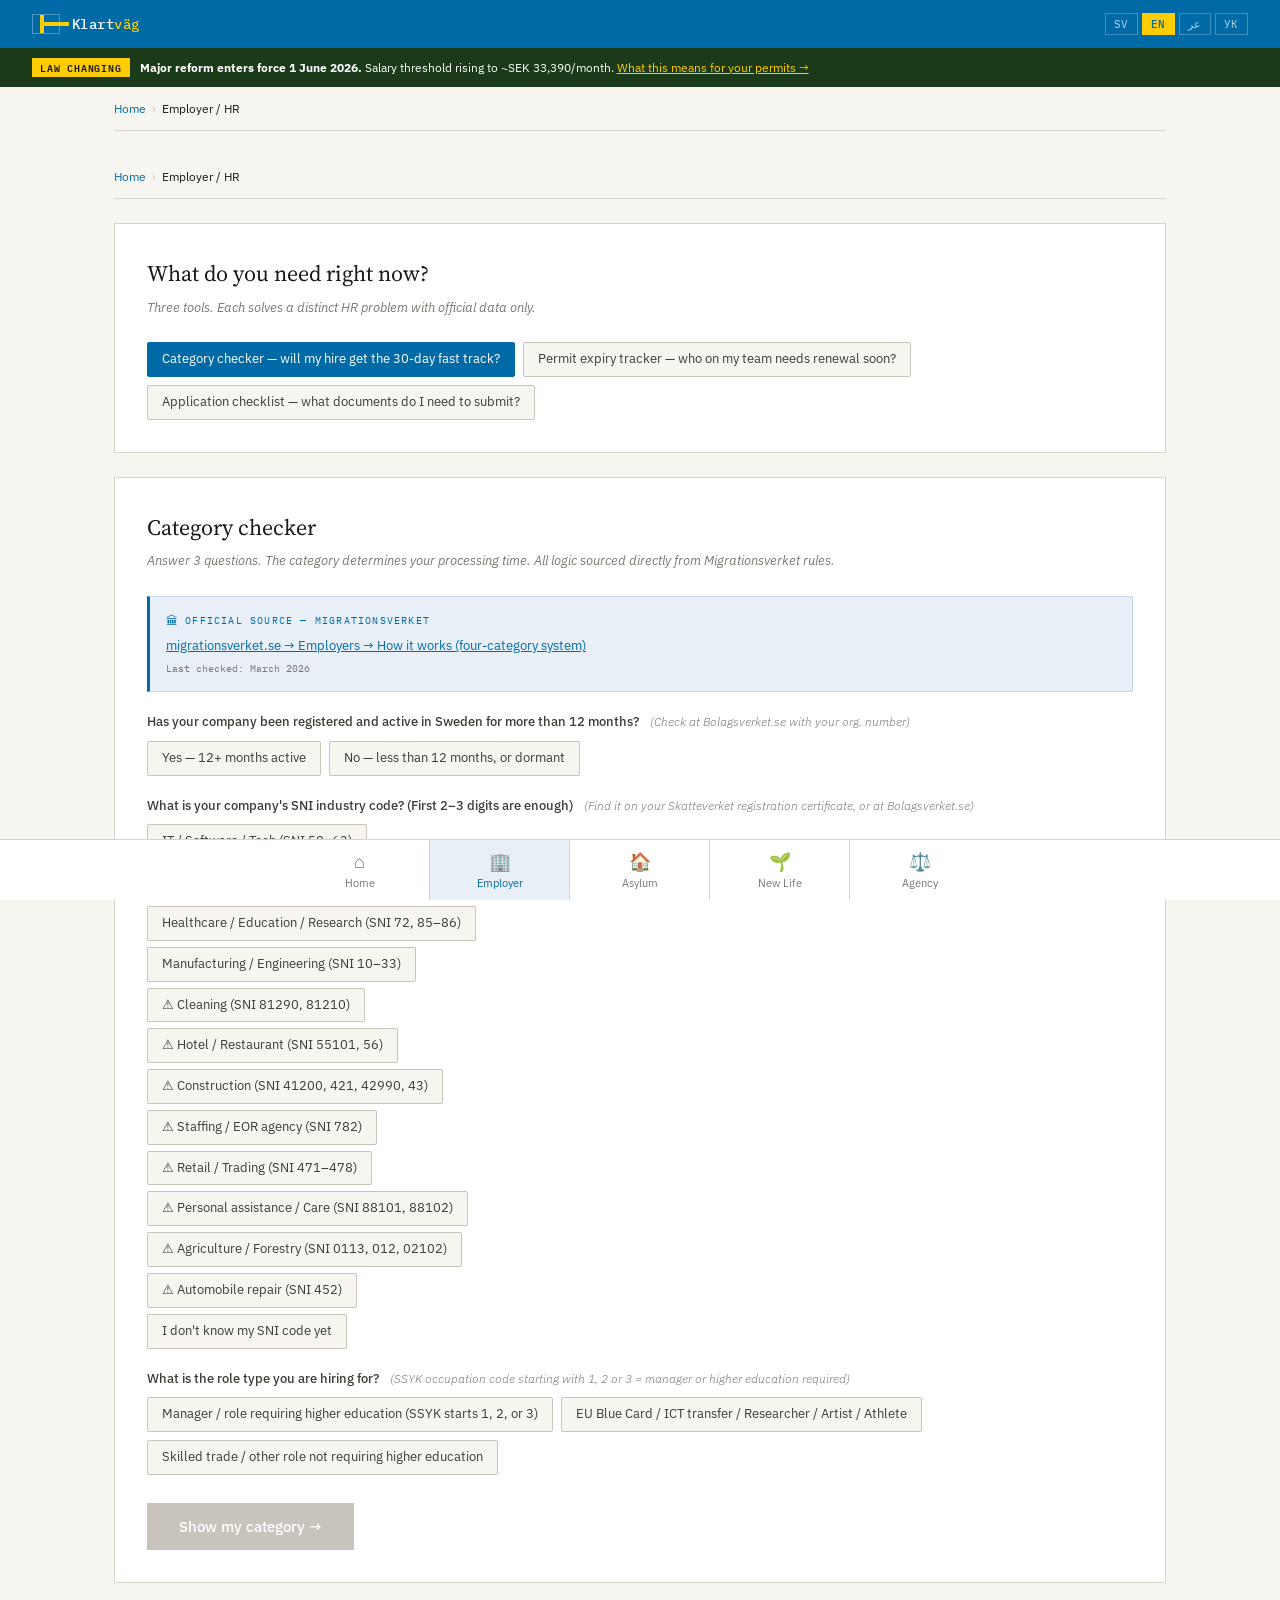
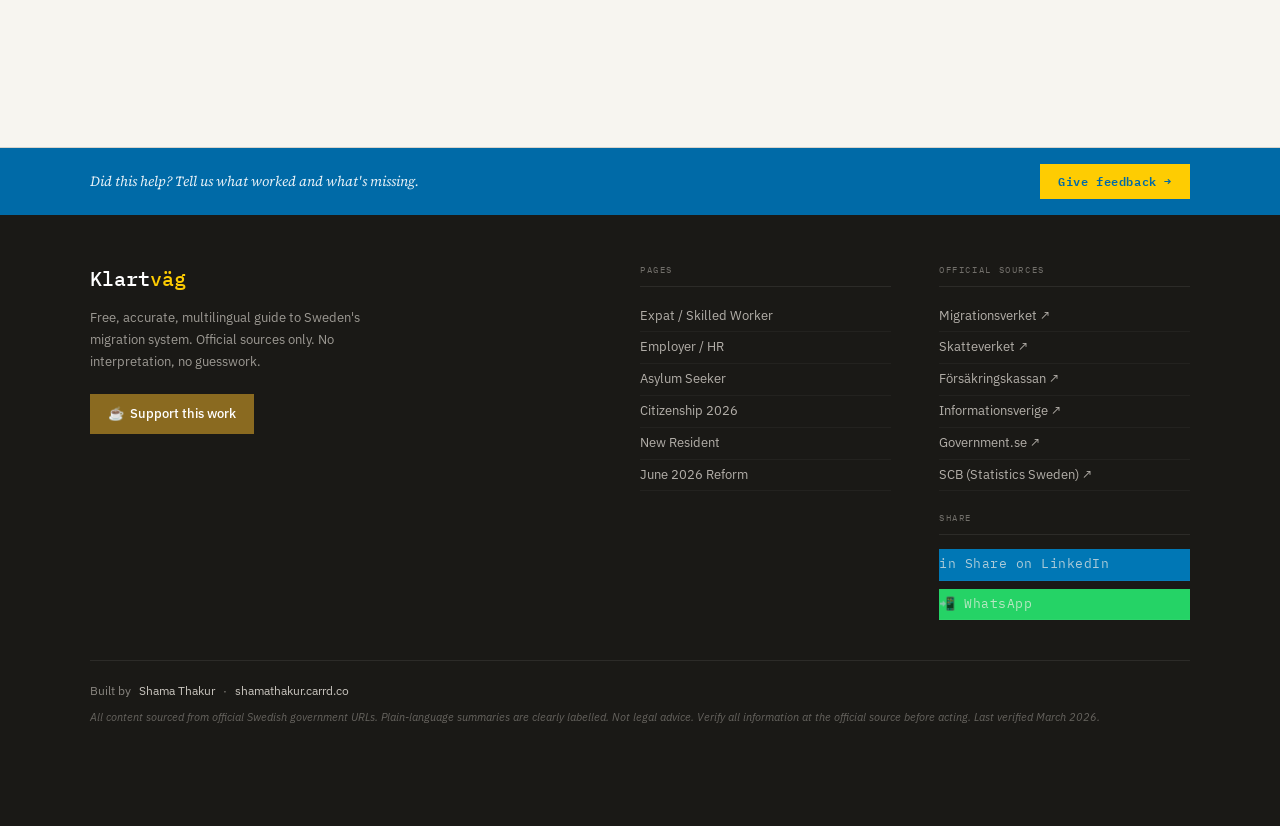
<file: employer.html>
<!DOCTYPE html>
<html lang="en">
<head>
<meta charset="UTF-8">
<meta name="viewport" content="width=device-width, initial-scale=1.0">
<title>Employer / HR — Klartväg</title>
<meta name="description" content="Category checker, SNI risk assessment, permit expiry tracker and document checklist for HR teams hiring in Sweden.">
<link rel="preconnect" href="https://fonts.googleapis.com">
<link href="https://fonts.googleapis.com/css2?family=Source+Serif+4:ital,opsz,wght@0,8..60,300;0,8..60,400;0,8..60,600;1,8..60,300&family=IBM+Plex+Mono:wght@300;400;500&family=IBM+Plex+Sans:wght@300;400;500&display=swap" rel="stylesheet">
<link rel="stylesheet" href="style.css">
</head>
<body class="lang-en">

<div class="topbar">
  <a href="index.html" class="topbar-logo">
    <div class="topbar-flag"></div>
    <span class="topbar-name">Klart<span>väg</span></span>
  </a>
  <div class="lang-bar">
    <button class="lang-btn" onclick="setLang('sv')">SV</button>
    <button class="lang-btn active" onclick="setLang('en')">EN</button>
    <button class="lang-btn" onclick="setLang('ar')">عر</button>
    <button class="lang-btn" onclick="setLang('uk')">УК</button>
  </div>
</div>
<div class="law-banner">
  <span class="law-banner-tag"><span data-lang="en">Law changing</span><span data-lang="sv">Lag ändras</span><span data-lang="ar">تغيير قانوني</span><span data-lang="uk">Зміна закону</span></span>
  <span data-lang="en"><strong>Major reform enters force 1 June 2026.</strong> Salary threshold rising to ~SEK 33,390/month. <a href="reform.html">What this means for your permits →</a></span>
  <span data-lang="sv"><strong>Stor reform träder i kraft 1 juni 2026.</strong> <a href="reform.html">Vad det innebär →</a></span>
  <span data-lang="ar"><strong>إصلاح كبير في 1 يونيو 2026.</strong> <a href="reform.html">ما يعنيه هذا ←</a></span>
  <span data-lang="uk"><strong>Реформа 1 червня 2026.</strong> <a href="reform.html">Що це означає →</a></span>
</div>

<div class="app page-enter">

<div class="breadcrumb"><a href="index.html" class="bc-item"><span data-lang="en">Home</span><span data-lang="sv">Hem</span><span data-lang="ar">الرئيسية</span><span data-lang="uk">Головна</span></a><span class="bc-sep">›</span><span class="bc-item current"><span data-lang="en">Employer / HR</span><span data-lang="sv">Arbetsgivare / HR</span><span data-lang="ar">صاحب عمل</span><span data-lang="uk">Роботодавець</span></span></div>

<div class="breadcrumb">
      <span class="bc-item" onclick="window.location.href='index.html'">
        <span data-lang="en">Home</span><span data-lang="sv">Hem</span>
      </span>
      <span class="bc-sep">›</span>
      <span class="bc-item current">
        <span data-lang="en">Employer / HR</span><span data-lang="sv">Arbetsgivare / HR</span>
      </span>
    </div>

    <!-- TOOL SELECTOR -->
    <div class="situation-block">
      <h2>
        <span data-lang="en">What do you need right now?</span>
        <span data-lang="sv">Vad behöver du just nu?</span>
      </h2>
      <div class="sv-label">
        <span data-lang="en">Three tools. Each solves a distinct HR problem with official data only.</span>
        <span data-lang="sv">Tre verktyg. Var och en löser ett specifikt HR-problem med enbart officiella data.</span>
      </div>
      <div class="option-chips" style="margin-top:16px">
        <div class="chip selected" onclick="showEmployerTool('cat-checker', this)">
          <span data-lang="en">Category checker — will my hire get the 30-day fast track?</span>
          <span data-lang="sv">Kategorikontroll — får min anställd snabbspåret på 30 dagar?</span>
        </div>
        <div class="chip" onclick="showEmployerTool('expiry-tracker', this)">
          <span data-lang="en">Permit expiry tracker — who on my team needs renewal soon?</span>
          <span data-lang="sv">Tillståndsutgångspårare — vem behöver förnya snart?</span>
        </div>
        <div class="chip" onclick="showEmployerTool('doc-checklist', this)">
          <span data-lang="en">Application checklist — what documents do I need to submit?</span>
          <span data-lang="sv">Ansökningschecklista — vilka dokument behöver jag lämna in?</span>
        </div>
      </div>
    </div>

    <!-- ── TOOL 1: CATEGORY CHECKER ── -->
    <div id="tool-cat-checker">

      <div class="situation-block">
        <h2>
          <span data-lang="en">Category checker</span>
          <span data-lang="sv">Kategorikontroll</span>
        </h2>
        <div class="sv-label">
          <span data-lang="en">Answer 3 questions. The category determines your processing time. All logic sourced directly from Migrationsverket rules.</span>
          <span data-lang="sv">Svara på 3 frågor. Kategorin avgör din handläggningstid. All logik hämtad direkt från Migrationsverkets regler.</span>
        </div>

        <div class="official-source" style="margin-top:12px; margin-bottom:20px">
          <div class="official-source-label">Official Source — Migrationsverket</div>
          <a href="https://www.migrationsverket.se/en/employers/how-it-works.html" target="_blank">migrationsverket.se → Employers → How it works (four-category system)</a>
          <div class="last-checked">Last checked: March 2026</div>
        </div>

        <div class="question-row">
          <span class="question-label">
            <span data-lang="en">Has your company been registered and active in Sweden for more than 12 months?</span>
            <span data-lang="sv">Har ditt företag varit registrerat och aktivt i Sverige i mer än 12 månader?</span>
            <span class="sv"><span data-lang="en">(Check at Bolagsverket.se with your org. number)</span><span data-lang="sv">(Kontrollera på Bolagsverket.se med ditt org.nr)</span></span>
          </span>
          <div class="option-chips">
            <div class="chip" onclick="selectChip(this,'eq1','yes')">
              <span data-lang="en">Yes — 12+ months active</span><span data-lang="sv">Ja — 12+ månader aktiv</span>
            </div>
            <div class="chip" onclick="selectChip(this,'eq1','no')">
              <span data-lang="en">No — less than 12 months, or dormant</span><span data-lang="sv">Nej — mindre än 12 månader, eller vilande</span>
            </div>
          </div>
        </div>

        <div class="question-row">
          <span class="question-label">
            <span data-lang="en">What is your company's SNI industry code? (First 2–3 digits are enough)</span>
            <span data-lang="sv">Vad är ditt företags SNI-kod? (Första 2–3 siffrorna räcker)</span>
            <span class="sv"><span data-lang="en">(Find it on your Skatteverket registration certificate, or at Bolagsverket.se)</span><span data-lang="sv">(Finn den på ditt Skatteverket-registreringsbevis)</span></span>
          </span>
          <div class="option-chips" style="flex-direction:column; align-items:flex-start; gap:6px">
            <div class="chip" onclick="selectChip(this,'eq2','safe')">
              <span data-lang="en">IT / Software / Tech (SNI 58–63)</span><span data-lang="sv">IT / Mjukvara / Teknik (SNI 58–63)</span>
            </div>
            <div class="chip" onclick="selectChip(this,'eq2','safe')">
              <span data-lang="en">Finance / Insurance / Consulting (SNI 64–74)</span><span data-lang="sv">Finans / Försäkring / Konsult (SNI 64–74)</span>
            </div>
            <div class="chip" onclick="selectChip(this,'eq2','safe')">
              <span data-lang="en">Healthcare / Education / Research (SNI 72, 85–86)</span><span data-lang="sv">Sjukvård / Utbildning / Forskning (SNI 72, 85–86)</span>
            </div>
            <div class="chip" onclick="selectChip(this,'eq2','safe')">
              <span data-lang="en">Manufacturing / Engineering (SNI 10–33)</span><span data-lang="sv">Tillverkning / Ingenjörsvetenskap (SNI 10–33)</span>
            </div>
            <div class="chip" onclick="selectChip(this,'eq2','risk')">
              <span data-lang="en">⚠ Cleaning (SNI 81290, 81210)</span><span data-lang="sv">⚠ Städning (SNI 81290, 81210)</span>
            </div>
            <div class="chip" onclick="selectChip(this,'eq2','risk')">
              <span data-lang="en">⚠ Hotel / Restaurant (SNI 55101, 56)</span><span data-lang="sv">⚠ Hotell / Restaurang (SNI 55101, 56)</span>
            </div>
            <div class="chip" onclick="selectChip(this,'eq2','risk')">
              <span data-lang="en">⚠ Construction (SNI 41200, 421, 42990, 43)</span><span data-lang="sv">⚠ Bygg (SNI 41200, 421, 42990, 43)</span>
            </div>
            <div class="chip" onclick="selectChip(this,'eq2','risk')">
              <span data-lang="en">⚠ Staffing / EOR agency (SNI 782)</span><span data-lang="sv">⚠ Bemanningsföretag (SNI 782)</span>
            </div>
            <div class="chip" onclick="selectChip(this,'eq2','risk')">
              <span data-lang="en">⚠ Retail / Trading (SNI 471–478)</span><span data-lang="sv">⚠ Handel (SNI 471–478)</span>
            </div>
            <div class="chip" onclick="selectChip(this,'eq2','risk')">
              <span data-lang="en">⚠ Personal assistance / Care (SNI 88101, 88102)</span><span data-lang="sv">⚠ Personlig assistans / Vård (SNI 88101, 88102)</span>
            </div>
            <div class="chip" onclick="selectChip(this,'eq2','risk')">
              <span data-lang="en">⚠ Agriculture / Forestry (SNI 0113, 012, 02102)</span><span data-lang="sv">⚠ Jordbruk / Skogsbruk (SNI 0113, 012, 02102)</span>
            </div>
            <div class="chip" onclick="selectChip(this,'eq2','risk')">
              <span data-lang="en">⚠ Automobile repair (SNI 452)</span><span data-lang="sv">⚠ Bilreparation (SNI 452)</span>
            </div>
            <div class="chip" onclick="selectChip(this,'eq2','unsure')">
              <span data-lang="en">I don't know my SNI code yet</span><span data-lang="sv">Jag vet inte min SNI-kod ännu</span>
            </div>
          </div>
        </div>

        <div class="question-row">
          <span class="question-label">
            <span data-lang="en">What is the role type you are hiring for?</span>
            <span data-lang="sv">Vilken typ av roll anställer du för?</span>
            <span class="sv"><span data-lang="en">(SSYK occupation code starting with 1, 2 or 3 = manager or higher education required)</span><span data-lang="sv">(SSYK-kod som börjar med 1, 2 eller 3 = chef eller kräver högre utbildning)</span></span>
          </span>
          <div class="option-chips">
            <div class="chip" onclick="selectChip(this,'eq3','qualified')">
              <span data-lang="en">Manager / role requiring higher education (SSYK starts 1, 2, or 3)</span>
              <span data-lang="sv">Chef / roll som kräver högre utbildning (SSYK börjar 1, 2 eller 3)</span>
            </div>
            <div class="chip" onclick="selectChip(this,'eq3','special')">
              <span data-lang="en">EU Blue Card / ICT transfer / Researcher / Artist / Athlete</span>
              <span data-lang="sv">EU Blue Card / ICT-överföring / Forskare / Konstnär / Idrottare</span>
            </div>
            <div class="chip" onclick="selectChip(this,'eq3','other')">
              <span data-lang="en">Skilled trade / other role not requiring higher education</span>
              <span data-lang="sv">Yrkesarbetare / annan roll som inte kräver högre utbildning</span>
            </div>
          </div>
        </div>

        <button class="find-path-btn" id="emp-find-btn" onclick="showCategoryResult()" disabled>
          <span data-lang="en">Show my category →</span>
          <span data-lang="sv">Visa min kategori →</span>
        </button>
      </div>

      <!-- CATEGORY RESULT -->
      <div id="cat-result" style="display:none">
        <div id="cat-result-inner"></div>

        <!-- WHAT HAPPENS NEXT -->
        <div class="steps-container" style="margin-top:0">

          <div class="step-card" id="emp-s1">
            <div class="step-header" onclick="toggleStep('emp-s1')">
              <div class="step-num" style="background:#006AA7">01</div>
              <div class="step-agency-tag">
                <div class="step-agency-name">Migrationsverket</div>
                <div class="step-title-main">
                  <span data-lang="en">Employer starts the application in e-service</span>
                  <span data-lang="sv">Arbetsgivaren startar ansökan i e-tjänsten</span>
                </div>
              </div>
              <div class="step-status">
                <div class="status-dot required"></div>
                <div class="status-text" style="color:#7a1a1a">
                  <span data-lang="en">You go first</span><span data-lang="sv">Du går först</span>
                </div>
              </div>
              <div class="step-chevron">›</div>
            </div>
            <div class="step-body">
              <div class="official-source">
                <div class="official-source-label">Official Source — Migrationsverket e-service</div>
                <a href="https://www.migrationsverket.se/en/employers/applying-for-a-work-permit/how-to-apply-for-a-work-permit.html" target="_blank">migrationsverket.se → Employers → How to apply for a work permit</a>
                <div class="last-checked">Last checked: March 2026</div>
              </div>
              <div class="plain-language">
                <div class="plain-language-label">Plain language</div>
                <p>
                  <span data-lang="en">Log in to Migrationsverket's e-service with BankID or e-legitimation. Fill in: the job offer details, salary (must meet the collective agreement minimum or SEK 29,680/month threshold), working hours, duties, and your company's SNI code. The system will automatically route the application to the correct category.</span>
                  <span data-lang="sv">Logga in på Migrationsverkets e-tjänst med BankID. Fyll i: jobbdetaljer, lön (måste uppfylla kollektivavtalets minimum eller tröskel på 29 680 kr/mån), arbetstid, arbetsuppgifter och ditt företags SNI-kod.</span>
                </p>
                <p>
                  <span data-lang="en">You must also obtain a statement from the relevant trade union — even if your company has no collective agreement. This is mandatory. Contact the union that organises workers in your sector before submitting.</span>
                  <span data-lang="sv">Du måste också inhämta ett yttrande från relevant fackförbund — även om ditt företag inte har kollektivavtal. Detta är obligatoriskt.</span>
                </p>
                <div class="plain-language-disclaimer">Simplified. Verify current requirements at the official Migrationsverket link above.</div>
              </div>
              <ul class="checklist">
                <li><div class="check-box" onclick="this.classList.toggle('checked')"></div><span><span data-lang="en">Job title and SSYK occupation code (3 digits minimum)</span><span data-lang="sv">Jobbtitel och SSYK-yrkeskod (minst 3 siffror)</span></span><span class="check-required">REQUIRED</span></li>
                <li><div class="check-box" onclick="this.classList.toggle('checked')"></div><span><span data-lang="en">Monthly salary — at least SEK 29,680 (verify current threshold at SCB.se before submitting)</span><span data-lang="sv">Månadslön — minst 29 680 kr (verifiera aktuell tröskel på SCB.se)</span></span><span class="check-required">REQUIRED</span></li>
                <li><div class="check-box" onclick="this.classList.toggle('checked')"></div><span><span data-lang="en">Insurance confirmation — health, life, occupational injury, pension from day one</span><span data-lang="sv">Försäkringsbekräftelse — hälsa, liv, arbetsskada, pension från dag ett</span></span><span class="check-required">REQUIRED</span></li>
                <li><div class="check-box" onclick="this.classList.toggle('checked')"></div><span><span data-lang="en">Trade union statement from the relevant union for your sector</span><span data-lang="sv">Fackligt yttrande från relevant fackförbund för din sektor</span></span><span class="check-required">REQUIRED</span></li>
                <li><div class="check-box" onclick="this.classList.toggle('checked')"></div><span><span data-lang="en">Company SNI code — from your Skatteverket registration certificate</span><span data-lang="sv">Företagets SNI-kod — från ditt Skatteverket-registreringsbevis</span></span><span class="check-required">REQUIRED</span></li>
                <li><div class="check-box" onclick="this.classList.toggle('checked')"></div><span><span data-lang="en">If company under 12 months old: proof of ability to pay salary for 3 months (balance sheet + available funds)</span><span data-lang="sv">Om företaget är under 12 månader gammalt: bevis på förmåga att betala lön i 3 månader</span></span><span class="check-required">IF APPLICABLE</span></li>
              </ul>
              <div class="unknown-box" style="margin-top:12px">
                <div class="unknown-label">
                  <span data-lang="en">Which trade union to contact — outside scope of this tool</span>
                  <span data-lang="sv">Vilket fackförbund att kontakta — utanför det här verktygets räckvidd</span>
                </div>
                <p>
                  <span data-lang="en">The correct union depends on your sector and the employee's occupation. Klartväg cannot determine this. Check at Saco.se, LO.se, or TCO.se, or contact Migrationsverket directly at 0771-235 235.</span>
                  <span data-lang="sv">Rätt fackförbund beror på din sektor. Klartväg kan inte avgöra detta. Kontrollera på Saco.se, LO.se eller TCO.se.</span>
                </p>
              </div>
            </div>
          </div>

          <div class="step-card" id="emp-s2">
            <div class="step-header" onclick="toggleStep('emp-s2')">
              <div class="step-num" style="background:#006AA7">02</div>
              <div class="step-agency-tag">
                <div class="step-agency-name">Migrationsverket</div>
                <div class="step-title-main">
                  <span data-lang="en">Employee completes their part of the application</span>
                  <span data-lang="sv">Den anställde fyller i sin del av ansökan</span>
                </div>
              </div>
              <div class="step-status">
                <div class="status-dot required"></div>
                <div class="status-text" style="color:#7a1a1a">
                  <span data-lang="en">After you submit</span><span data-lang="sv">Efter att du skickat in</span>
                </div>
              </div>
              <div class="step-chevron">›</div>
            </div>
            <div class="step-body">
              <div class="plain-language">
                <div class="plain-language-label">Plain language</div>
                <p>
                  <span data-lang="en">After you submit the employer part, the employee receives a reference number and must complete their section: personal details, passport upload, and any additional documents. The 30-day clock starts only when BOTH parts are submitted and the application is complete. An incomplete application does not qualify for the fast track.</span>
                  <span data-lang="sv">Efter att du har lämnat in arbetsgivardelen får den anställde ett referensnummer och måste fylla i sin del. 30-dagarsklockan startar bara när BÅDA delarna är inlämnade och ansökan är komplett.</span>
                </p>
                <div class="plain-language-disclaimer">Simplified. Verify at official source above.</div>
              </div>
              <div class="highlight-note">
                <span data-lang="en">40% of applications are rejected or delayed due to missing documents — almost always preventable. The most common errors: salary below threshold, missing trade union statement, wrong SSYK code, employer insurance not confirmed. Use the checklist in Step 1 before submitting.</span>
                <span data-lang="sv">40 % av ansökningarna avvisas eller försenas på grund av saknade handlingar — nästan alltid förebyggbart. Vanligaste felen: lön under tröskeln, saknat fackyttrande, fel SSYK-kod, försäkring ej bekräftad.</span>
              </div>
            </div>
          </div>

          <div class="step-card" id="emp-s3">
            <div class="step-header" onclick="toggleStep('emp-s3')">
              <div class="step-num" style="background:#1a5c3a">03</div>
              <div class="step-agency-tag">
                <div class="step-agency-name">Migrationsverket</div>
                <div class="step-title-main">
                  <span data-lang="en">Decision received — next actions for HR</span>
                  <span data-lang="sv">Beslut mottaget — nästa steg för HR</span>
                </div>
              </div>
              <div class="step-status">
                <div class="status-dot info"></div>
                <div class="status-text" style="color:#1a4a7a">
                  <span data-lang="en">After decision</span><span data-lang="sv">Efter beslut</span>
                </div>
              </div>
              <div class="step-chevron">›</div>
            </div>
            <div class="step-body">
              <div class="plain-language">
                <div class="plain-language-label">Plain language</div>
                <p>
                  <span data-lang="en">Once approved, the employee must collect their physical permit card before entering Sweden (if outside) or at a Migrationsverket office if already here. They cannot start work before the card is in hand — not on approval notification alone.</span>
                  <span data-lang="sv">När tillståndet godkänts måste den anställde hämta sitt fysiska tillståndskort innan de reser till Sverige (om de är utomlands) eller på ett Migrationsverket-kontor om de redan är här. De kan inte börja arbeta förrän kortet är i handen.</span>
                </p>
                <div class="plain-language-disclaimer">Verify current procedure at migrationsverket.se.</div>
              </div>
              <div class="handoff-box">
                <div class="handoff-arrow">⚠️</div>
                <div class="handoff-content">
                  <div class="handoff-label">
                    <span data-lang="en">Job change or promotion = new permit required</span>
                    <span data-lang="sv">Jobbbyte eller befordran = nytt tillstånd krävs</span>
                  </div>
                  <div class="handoff-text">
                    <span data-lang="en">If the employee changes role, employer, or gets promoted to a significantly different position, a new work permit application is required. The existing permit is tied to the specific role and employer. Government has proposed changes to this rule (June 2025) — check government.se for current status before assuming this applies.</span>
                    <span data-lang="sv">Om den anställde byter roll, arbetsgivare eller befordras till en väsentligt annorlunda befattning krävs en ny arbetstillståndsansökan. Regeringen har föreslagit ändringar av denna regel (juni 2025) — kontrollera government.se för aktuell status.</span>
                  </div>
                </div>
              </div>
              <div class="official-source" style="margin-top:12px">
                <div class="official-source-label">Official Source — proposed rule change</div>
                <a href="https://www.government.se/opinion-pieces/2025/07/sweden-cant-wait-for-talent/" target="_blank">government.se → "Sweden can't wait for talent" — June 2025 reform proposals</a>
                <div class="last-checked">Last checked: March 2026 — verify current legislative status</div>
              </div>
            </div>
          </div>

        </div>
      </div>
    </div>

    <!-- ── TOOL 2: PERMIT EXPIRY TRACKER ── -->
    <div id="tool-expiry-tracker" style="display:none">
      <div class="situation-block">
        <h2>
          <span data-lang="en">Permit expiry tracker</span>
          <span data-lang="sv">Tillståndsutgångspårare</span>
        </h2>
        <div class="sv-label">
          <span data-lang="en">Enter your team members' permit details. The tool flags who needs renewal action and when — based on official processing time targets only.</span>
          <span data-lang="sv">Ange dina teammedlemmars tillståndsuppgifter. Verktyget flaggar vem som behöver förnyelse och när.</span>
        </div>

        <div class="outdated-warning" style="margin-top:0; margin-bottom:16px">
          <span class="warn-icon">⚠</span>
          <p>
            <span data-lang="en">This tool uses official target processing times as the basis for renewal reminders. Actual processing times vary. Always submit renewal applications well before the expiry date. Migrationsverket processing time stats: migrationsverket.se/en/contact-us/waiting-times.html</span>
            <span data-lang="sv">Det här verktyget använder officiella målhandläggningstider som grund. Faktiska handläggningstider varierar. Lämna alltid in förnyelseansökningar i god tid.</span>
          </p>
        </div>

        <div id="tracker-entries">
          <div class="tracker-row" id="tracker-0" style="display:grid; grid-template-columns:1fr 1fr 1fr auto; gap:8px; margin-bottom:8px; align-items:end">
            <div>
              <div class="question-label" style="font-size:11px; margin-bottom:4px">
                <span data-lang="en">Employee name</span><span data-lang="sv">Anställds namn</span>
              </div>
              <input type="text" placeholder="e.g. Priya Sharma" style="width:100%; padding:8px 10px; border:1px solid var(--border2); background:white; font-family:'IBM Plex Sans',sans-serif; font-size:13px; color:var(--ink)">
            </div>
            <div>
              <div class="question-label" style="font-size:11px; margin-bottom:4px">
                <span data-lang="en">Permit type</span><span data-lang="sv">Tillståndstyp</span>
              </div>
              <select style="width:100%; padding:8px 10px; border:1px solid var(--border2); background:white; font-family:'IBM Plex Sans',sans-serif; font-size:13px; color:var(--ink)">
                <option>Category A (highly qualified)</option>
                <option>Category B (Blue Card / ICT / researcher)</option>
                <option>Category C (skilled, non-high-risk industry)</option>
                <option>Category D (high-scrutiny industry)</option>
              </select>
            </div>
            <div>
              <div class="question-label" style="font-size:11px; margin-bottom:4px">
                <span data-lang="en">Permit expiry date</span><span data-lang="sv">Tillståndets utgångsdatum</span>
              </div>
              <input type="date" style="width:100%; padding:8px 10px; border:1px solid var(--border2); background:white; font-family:'IBM Plex Sans',sans-serif; font-size:13px; color:var(--ink)">
            </div>
            <div style="padding-bottom:2px">
              <button onclick="calculateExpiry(this)" style="background:var(--swedish-blue); color:white; border:none; padding:9px 14px; cursor:pointer; font-family:'IBM Plex Sans',sans-serif; font-size:12px; white-space:nowrap">
                <span data-lang="en">Check →</span><span data-lang="sv">Kontrollera →</span>
              </button>
            </div>
          </div>
        </div>

        <button onclick="addTrackerRow()" style="background:none; border:1px dashed var(--border2); color:var(--ink3); padding:8px 16px; cursor:pointer; font-size:12px; font-family:'IBM Plex Sans',sans-serif; margin-top:4px">
          + <span data-lang="en">Add another employee</span><span data-lang="sv">Lägg till fler anställda</span>
        </button>

        <div id="expiry-results" style="margin-top:20px"></div>

        <div class="unknown-box" style="margin-top:16px">
          <div class="unknown-label">
            <span data-lang="en">What this tool cannot do</span>
            <span data-lang="sv">Vad det här verktyget inte kan göra</span>
          </div>
          <p>
            <span data-lang="en">This tool cannot access Migrationsverket's live queue data. It cannot guarantee your actual renewal processing time. It does not send automatic email reminders (prototype limitation). For live processing times, always check: migrationsverket.se/en/contact-us/waiting-times.html</span>
            <span data-lang="sv">Det här verktyget kan inte komma åt Migrationsverkets livekö. Det kan inte garantera din faktiska handläggningstid. Kontrollera alltid: migrationsverket.se.</span>
          </p>
        </div>
      </div>
    </div>

    <!-- ── TOOL 3: DOCUMENT CHECKLIST ── -->
    <div id="tool-doc-checklist" style="display:none">
      <div class="situation-block">
        <h2>
          <span data-lang="en">Application document checklist</span>
          <span data-lang="sv">Checklista för ansökningshandlingar</span>
        </h2>
        <div class="sv-label">
          <span data-lang="en">Official requirements from Migrationsverket form 232511 (Information about the employment). Select your situation.</span>
          <span data-lang="sv">Officiella krav från Migrationsverkets blankett 232511. Välj din situation.</span>
        </div>
        <div class="official-source" style="margin-top:12px; margin-bottom:16px">
          <div class="official-source-label">Official Source — Migrationsverket form 232511</div>
          <a href="https://www.migrationsverket.se/download/18.2cd2e409193b84c506a35a2e/1738233231551/232511_Info_anst_en.pdf" target="_blank">migrationsverket.se → Form 232511 — Information about the employment (PDF)</a>
          <div class="last-checked">Last checked: March 2026</div>
        </div>
        <div class="option-chips" style="margin-bottom:20px">
          <div class="chip selected" onclick="selectChip(this,'dq1','standard'); showDocList('standard')">
            <span data-lang="en">Standard employer (12+ months, not high-risk industry)</span>
            <span data-lang="sv">Standard arbetsgivare (12+ månader, ej högriskbransch)</span>
          </div>
          <div class="chip" onclick="selectChip(this,'dq1','new'); showDocList('new')">
            <span data-lang="en">New or dormant company (under 12 months / was inactive)</span>
            <span data-lang="sv">Nytt eller vilande företag (under 12 månader / var inaktivt)</span>
          </div>
          <div class="chip" onclick="selectChip(this,'dq1','highrisk'); showDocList('highrisk')">
            <span data-lang="en">High-scrutiny industry (Category D — cleaning, construction, hospitality, etc.)</span>
            <span data-lang="sv">Högriskbransch (Kategori D — städning, bygg, restaurang, etc.)</span>
          </div>
        </div>

        <div id="doclist-standard">
          <div class="section-label">
            <span data-lang="en">Required documents — standard employer</span>
            <span data-lang="sv">Obligatoriska handlingar — standard arbetsgivare</span>
          </div>
          <ul class="checklist">
            <li><div class="check-box" onclick="this.classList.toggle('checked')"></div><span><span data-lang="en">Completed form 232511 (Information about the employment) — filled in e-service or PDF</span><span data-lang="sv">Ifylld blankett 232511 (Uppgifter om anställningen)</span></span><span class="check-required">REQUIRED</span></li>
            <li><div class="check-box" onclick="this.classList.toggle('checked')"></div><span><span data-lang="en">Trade union statement — from the union organising workers in your occupation sector</span><span data-lang="sv">Fackligt yttrande — från förbundet som organiserar arbetstagare inom din sektor</span></span><span class="check-required">REQUIRED</span></li>
            <li><div class="check-box" onclick="this.classList.toggle('checked')"></div><span><span data-lang="en">Confirmation of insurance coverage: health, life, occupational injury, pension — effective from day one of employment</span><span data-lang="sv">Bekräftelse av försäkringsskydd: hälsa, liv, arbetsskada, pension — från dag ett</span></span><span class="check-required">REQUIRED</span></li>
            <li><div class="check-box" onclick="this.classList.toggle('checked')"></div><span><span data-lang="en">Company's SNI code — from Skatteverket registration certificate</span><span data-lang="sv">Företagets SNI-kod — från Skatteverkets registreringsbevis</span></span><span class="check-required">REQUIRED</span></li>
            <li><div class="check-box" onclick="this.classList.toggle('checked')"></div><span><span data-lang="en">Salary and employment terms matching collective agreement or industry norms</span><span data-lang="sv">Lön och anställningsvillkor som matchar kollektivavtal eller branschnormer</span></span><span class="check-required">REQUIRED</span></li>
          </ul>
        </div>

        <div id="doclist-new" style="display:none">
          <div class="section-label">
            <span data-lang="en">Required documents — new / dormant company (additional requirements)</span>
            <span data-lang="sv">Obligatoriska handlingar — nytt / vilande företag (ytterligare krav)</span>
          </div>
          <ul class="checklist">
            <li><div class="check-box" onclick="this.classList.toggle('checked')"></div><span><span data-lang="en">All standard documents above</span><span data-lang="sv">Alla standarddokument ovan</span></span><span class="check-required">REQUIRED</span></li>
            <li><div class="check-box" onclick="this.classList.toggle('checked')"></div><span><span data-lang="en">Opening balance sheet OR profit-and-loss statement (replacing annual accounts if not yet available)</span><span data-lang="sv">Ingående balansräkning ELLER resultaträkning (ersätter årsredovisning om ej tillgänglig)</span></span><span class="check-required">REQUIRED</span></li>
            <li><div class="check-box" onclick="this.classList.toggle('checked')"></div><span><span data-lang="en">Proof of available funds or overdraft credit sufficient to cover 3 months' salary</span><span data-lang="sv">Bevis på tillgängliga medel eller checkkredit för att täcka 3 månaders lön</span></span><span class="check-required">REQUIRED</span></li>
            <li><div class="check-box" onclick="this.classList.toggle('checked')"></div><span><span data-lang="en">Brief description of recurring needs to employ non-EU workers and reason for international recruitment</span><span data-lang="sv">Kort beskrivning av återkommande behov att anställa utomeuropeiska arbetstagare</span></span><span class="check-required">REQUIRED</span></li>
          </ul>
          <div class="outdated-warning" style="margin-top:8px">
            <span class="warn-icon">⚠</span>
            <p>
              <span data-lang="en">Companies under 12 months old cannot access Category A (30-day fast track). Applications automatically route to Category D with processing times potentially exceeding 120 days.</span>
              <span data-lang="sv">Företag under 12 månader kan inte använda Kategori A (30-dagars snabbspår). Ansökningar dirigeras automatiskt till Kategori D.</span>
            </p>
          </div>
        </div>

        <div id="doclist-highrisk" style="display:none">
          <div class="section-label">
            <span data-lang="en">Required documents — high-scrutiny industry (Category D)</span>
            <span data-lang="sv">Obligatoriska handlingar — högriskbransch (Kategori D)</span>
          </div>
          <ul class="checklist">
            <li><div class="check-box" onclick="this.classList.toggle('checked')"></div><span><span data-lang="en">All standard documents above</span><span data-lang="sv">Alla standarddokument ovan</span></span><span class="check-required">REQUIRED</span></li>
            <li><div class="check-box" onclick="this.classList.toggle('checked')"></div><span><span data-lang="en">Detailed description of how you will finance the salary for at least 3 months</span><span data-lang="sv">Detaljerad beskrivning av hur du finansierar lönen i minst 3 månader</span></span><span class="check-required">REQUIRED</span></li>
            <li><div class="check-box" onclick="this.classList.toggle('checked')"></div><span><span data-lang="en">Balance sheet and performance report for current financial year</span><span data-lang="sv">Balansräkning och resultaträkning för innevarande räkenskapsår</span></span><span class="check-required">REQUIRED</span></li>
            <li><div class="check-box" onclick="this.classList.toggle('checked')"></div><span><span data-lang="en">Available funds or overdraft credit documentation</span><span data-lang="sv">Dokumentation av tillgängliga medel eller checkkredit</span></span><span class="check-required">REQUIRED</span></li>
            <li><div class="check-box" onclick="this.classList.toggle('checked')"></div><span><span data-lang="en">If previously employed non-EU workers: proof of employer contributions paid and correct insurance coverage</span><span data-lang="sv">Om du tidigare anställt utomeuropeiska arbetstagare: bevis på betalda arbetsgivaravgifter och korrekt försäkringsskydd</span></span><span class="check-required">IF APPLICABLE</span></li>
          </ul>
          <div class="outdated-warning" style="margin-top:8px">
            <span class="warn-icon">⚠</span>
            <p>
              <span data-lang="en">Category D processing times are not guaranteed. Migrationsverket states they may exceed 120 days. Municipal, regional, and state employers with 50+ employees are exempt from enhanced requirements even in these sectors.</span>
              <span data-lang="sv">Kategori D-handläggningstider är inte garanterade och kan överstiga 120 dagar. Kommunala, regionala och statliga arbetsgivare med 50+ anställda är undantagna.</span>
            </p>
          </div>
        </div>

      </div>
    </div>

</div>


<!-- ── SITE FOOTER ── -->
<div class="kv-footer" id="kv-footer">

  <!-- FEEDBACK STRIP -->
  <div class="kv-feedback-strip">
    <div class="kv-feedback-inner">
      <div class="kv-feedback-text">
        <span data-lang="en">Did this help? Tell us what worked and what's missing.</span>
        <span data-lang="sv">Hjälpte det? Berätta vad som fungerade och vad som saknas.</span>
        <span data-lang="ar">هل ساعد هذا؟ أخبرنا بما نجح وما هو مفقود.</span>
        <span data-lang="uk">Це допомогло? Розкажіть, що спрацювало і чого не вистачає.</span>
      </div>
      <a href="https://tally.so/r/LZ0qEG" target="_blank" class="kv-feedback-btn">
        <span data-lang="en">Give feedback →</span>
        <span data-lang="sv">Ge feedback →</span>
        <span data-lang="ar">أعطِ تعليقات ←</span>
        <span data-lang="uk">Залишити відгук →</span>
      </a>
    </div>
  </div>

  <!-- MAIN FOOTER -->
  <div class="kv-footer-main">
    <div class="kv-footer-grid">

      <!-- BRAND -->
      <div class="kv-footer-brand">
        <div class="kv-footer-logo">Klart<span>väg</span></div>
        <p class="kv-footer-tagline">
          <span data-lang="en">Free, accurate, multilingual guide to Sweden's migration system. Official sources only. No interpretation, no guesswork.</span>
          <span data-lang="sv">Gratis, korrekt, flerspråkig guide till Sveriges migrationssystem. Officiella källor. Ingen tolkning.</span>
          <span data-lang="ar">دليل مجاني ودقيق ومتعدد اللغات لنظام الهجرة السويدي. مصادر رسمية فقط.</span>
          <span data-lang="uk">Безкоштовний, точний, багатомовний путівник по шведській міграційній системі. Тільки офіційні джерела.</span>
        </p>
        <!-- KO-FI -->
        <a href="https://ko-fi.com/shamathakur" target="_blank" class="kv-kofi-btn">
          ☕ <span data-lang="en">Support this work</span>
          <span data-lang="sv">Stöd det här arbetet</span>
          <span data-lang="ar">ادعم هذا العمل</span>
          <span data-lang="uk">Підтримайте цю роботу</span>
        </a>
      </div>

      <!-- PAGES -->
      <div class="kv-footer-col">
        <div class="kv-footer-col-label">
          <span data-lang="en">Pages</span>
          <span data-lang="sv">Sidor</span>
          <span data-lang="ar">الصفحات</span>
          <span data-lang="uk">Сторінки</span>
        </div>
        <a href="expat.html">
          <span data-lang="en">Expat / Skilled Worker</span>
          <span data-lang="sv">Expat / Kvalificerad arbetstagare</span>
          <span data-lang="ar">مغترب / عامل ماهر</span>
          <span data-lang="uk">Експат / Кваліфікований працівник</span>
        </a>
        <a href="employer.html">
          <span data-lang="en">Employer / HR</span>
          <span data-lang="sv">Arbetsgivare / HR</span>
          <span data-lang="ar">صاحب عمل</span>
          <span data-lang="uk">Роботодавець</span>
        </a>
        <a href="asylum.html">
          <span data-lang="en">Asylum Seeker</span>
          <span data-lang="sv">Asylsökande</span>
          <span data-lang="ar">طالب لجوء</span>
          <span data-lang="uk">Шукач притулку</span>
        </a>
        <a href="citizenship.html">
          <span data-lang="en">Citizenship 2026</span>
          <span data-lang="sv">Medborgarskap 2026</span>
          <span data-lang="ar">الجنسية 2026</span>
          <span data-lang="uk">Громадянство 2026</span>
        </a>
        <a href="newlife.html">
          <span data-lang="en">New Resident</span>
          <span data-lang="sv">Ny invånare</span>
          <span data-lang="ar">مقيم جديد</span>
          <span data-lang="uk">Новий резидент</span>
        </a>
        <a href="reform.html">
          <span data-lang="en">June 2026 Reform</span>
          <span data-lang="sv">Juni 2026-reformen</span>
          <span data-lang="ar">إصلاح يونيو 2026</span>
          <span data-lang="uk">Реформа червня 2026</span>
        </a>
      </div>

      <!-- SOURCES + SHARE -->
      <div class="kv-footer-col">
        <div class="kv-footer-col-label">
          <span data-lang="en">Official Sources</span>
          <span data-lang="sv">Officiella källor</span>
          <span data-lang="ar">المصادر الرسمية</span>
          <span data-lang="uk">Офіційні джерела</span>
        </div>
        <a href="https://www.migrationsverket.se/en" target="_blank">Migrationsverket ↗</a>
        <a href="https://www.skatteverket.se" target="_blank">Skatteverket ↗</a>
        <a href="https://www.forsakringskassan.se/english" target="_blank">Försäkringskassan ↗</a>
        <a href="https://www.informationsverige.se/en" target="_blank">Informationsverige ↗</a>
        <a href="https://www.government.se" target="_blank">Government.se ↗</a>
        <a href="https://www.scb.se/en" target="_blank">SCB (Statistics Sweden) ↗</a>

        <div class="kv-footer-col-label" style="margin-top:20px">
          <span data-lang="en">Share</span>
          <span data-lang="sv">Dela</span>
          <span data-lang="ar">مشاركة</span>
          <span data-lang="uk">Поділитися</span>
        </div>
        <div class="kv-share-row">
          <a href="https://www.linkedin.com/sharing/share-offsite/?url=https://klartvag.vercel.app" target="_blank" class="kv-share-btn kv-share-li">
            in <span data-lang="en">Share on LinkedIn</span><span data-lang="sv">Dela på LinkedIn</span><span data-lang="ar">شارك على لينكدإن</span><span data-lang="uk">LinkedIn</span>
          </a>
          <a id="kv-wa-share" href="#" target="_blank" class="kv-share-btn kv-share-wa">
            <span data-lang="en">📲 WhatsApp</span>
            <span data-lang="sv">📲 WhatsApp</span>
            <span data-lang="ar">📲 واتساب</span>
            <span data-lang="uk">📲 WhatsApp</span>
          </a>
        </div>
      </div>

    </div>

    <!-- BOTTOM BAR -->
    <div class="kv-footer-bottom">
      <div class="kv-footer-credit">
        <span data-lang="en">Built by</span>
        <span data-lang="sv">Byggt av</span>
        <span data-lang="ar">بناه</span>
        <span data-lang="uk">Створено</span>
        <a href="https://linkedin.com/in/shama-t-b7250632" target="_blank">Shama Thakur</a>
        ·
        <a href="https://shamathakur.carrd.co" target="_blank">shamathakur.carrd.co</a>
      </div>
      <div class="kv-footer-accuracy">
        <span data-lang="en">All content sourced from official Swedish government URLs. Plain-language summaries are clearly labelled. Not legal advice. Verify all information at the official source before acting. Last verified March 2026.</span>
        <span data-lang="sv">Allt innehåll hämtat från officiella svenska myndighets-URL:er. Klarspråkssammanfattningar är tydligt märkta. Inte juridisk rådgivning. Verifiera all information vid den officiella källan. Senast verifierat mars 2026.</span>
        <span data-lang="ar">جميع المحتوى مصدره عناوين URL الحكومية السويدية الرسمية. ليس استشارة قانونية. تحقق من جميع المعلومات في المصدر الرسمي. آخر تحقق: مارس 2026.</span>
        <span data-lang="uk">Весь вміст з офіційних URL шведського уряду. Не є юридичною консультацією. Перевіряйте всю інформацію в офіційному джерелі. Остання перевірка: березень 2026.</span>
      </div>
    </div>

  </div>
</div>

<nav class="bottom-nav">
  <a href="index.html" class="bnav-btn">
    <span class="bnav-icon">⌂</span>
    <span data-lang="en">Home</span><span data-lang="sv">Hem</span><span data-lang="ar">الرئيسية</span><span data-lang="uk">Головна</span>
  </a>
  <a href="employer.html" class="bnav-btn active">
    <span class="bnav-icon">🏢</span>
    <span data-lang="en">Employer</span><span data-lang="sv">Arbetsgivare</span><span data-lang="ar">صاحب عمل</span><span data-lang="uk">Роботодавець</span>
  </a>
  <a href="asylum.html" class="bnav-btn">
    <span class="bnav-icon">🏠</span>
    <span data-lang="en">Asylum</span><span data-lang="sv">Asyl</span><span data-lang="ar">لجوء</span><span data-lang="uk">Притулок</span>
  </a>
  <a href="newlife.html" class="bnav-btn">
    <span class="bnav-icon">🌱</span>
    <span data-lang="en">New Life</span><span data-lang="sv">Nytt liv</span><span data-lang="ar">حياة جديدة</span><span data-lang="uk">Нове життя</span>
  </a>
  <a href="agency.html" class="bnav-btn">
    <span class="bnav-icon">⚖️</span>
    <span data-lang="en">Agency</span><span data-lang="sv">Myndighet</span><span data-lang="ar">وكالة</span><span data-lang="uk">Агентство</span>
  </a>
</nav>

<script src="shared.js"></script>
<script>

window.answers = {};

function toggleStep(id) {
  document.getElementById(id)?.classList.toggle('open');
}

// ── TOOL SWITCHER ──
function showEmployerTool(tool, el) {
  ['cat-checker','expiry-tracker','doc-checklist'].forEach(t => {
    const el = document.getElementById('tool-' + t);
    if (el) el.style.display = t === tool ? '' : 'none';
  });
  document.querySelectorAll('.situation-block .option-chips .chip').forEach(c => c.classList.remove('selected'));
  if (el) el.classList.add('selected');
}

// ── CATEGORY CHECKER ──
function checkEmpReady() {
  const ready = answers.eq1 && answers.eq2 && answers.eq3;
  const btn = document.getElementById('emp-find-btn');
  if (btn) btn.disabled = !ready;
}

function showCategoryResult() {
  const { eq1, eq2, eq3 } = answers;
  const resultEl = document.getElementById('cat-result');
  const innerEl = document.getElementById('cat-result-inner');
  if (!resultEl || !innerEl) return;

  let category, headline, detail, warning = '', note = '';

  if (eq2 === 'risk') {
    category = 'Category D';
    headline = 'Your industry is in Category D — enhanced scrutiny applies';
    detail = 'Category D industries (cleaning, construction, hospitality, personal assistance, agriculture, retail, and others on the Migrationsverket high-risk list) face mandatory union consultation, closer inspection of employment terms, and longer processing times. The salary must still meet the threshold and all standard documents apply, plus additional financial documentation.';
    warning = 'Category D processing times are not guaranteed and may exceed 120 days. Applications are more likely to be rejected if employment terms do not clearly meet collective agreement (kollektivavtal) standards. Documentation of financial capacity is required.';
  } else if (eq2 === 'unsure') {
    category = 'Category unknown — verify SNI first';
    headline = 'Sector category cannot be determined without your SNI code';
    detail = 'Your SNI (Standard Industrial Classification) code determines which processing category applies. Find it on your Skatteverket registration certificate or by looking up your company at Bolagsverket.se.';
    note = 'Once you have your SNI code, return here and select the matching industry option. Or call Migrationsverket on 0771-235 235 to confirm your category directly.';
  } else {
    // safe sector
    if (eq3 === 'qualified' && eq1 === 'yes') {
      category = 'Category A — Fast Track';
      headline = 'Category A — 30-day processing target';
      detail = 'Your sector is low-risk and your employer is registered 12+ months. Roles requiring higher education (SSYK codes starting 1, 2, or 3) qualify for the 30-day fast track. The employer must initiate the application in Migrationsverket\'s e-service first. The 30-day clock starts only when BOTH the employer and applicant parts are fully submitted.';
    } else if (eq3 === 'qualified' && eq1 === 'no') {
      category = 'Category A (conditional)';
      headline = 'Likely Category A — employer registration may affect fast-track eligibility';
      detail = 'The role type qualifies for Category A, but your employer being registered under 12 months means Migrationsverket may not grant fast-track status. Standard processing (60–90+ days) may apply instead.';
      warning = 'Employers under 12 months must provide additional financial documentation: opening balance sheet or profit-and-loss statement, and proof of funds to cover 3 months\' salary.';
    } else if (eq3 === 'special') {
      category = 'Category B — Researcher / Blue Card / ICT / Artist / Athlete';
      headline = 'Separate application track — not standard work permit';
      detail = 'EU Blue Card, ICT transfers, researchers, PhD students, artists, and athletes are processed under separate regulatory tracks. The host organisation or employer must be registered with Migrationsverket for the relevant scheme. Processing times vary by track.';
      note = 'Ensure your organisation is registered as an approved host before initiating the application. For researchers: the university or research institution acts as host. For ICT transfers: your parent company must be registered outside the EU.';
    } else {
      category = 'Category C — Standard Work Permit';
      headline = 'Standard processing — 60–90 days typical';
      detail = 'Skilled trade and technical roles not requiring higher education, in a safe industry with a registered employer, fall under Category C. The salary must meet the threshold (currently SEK 29,680/month, rising to ~SEK 33,390 from June 2026). Standard documents apply.';
      if (eq1 === 'no') warning = 'Employer registered under 12 months requires additional financial documentation and may face longer processing.';
    }
  }

  resultEl.style.display = 'block';
  innerEl.innerHTML = `
    <div class="your-path-header" style="margin-bottom:16px">
      <h2>${category}</h2>
      <div class="path-meta">${headline}</div>
    </div>
    <div style="padding:0 0 16px">
      <p style="font-family:'IBM Plex Sans',sans-serif;font-size:15px;line-height:1.6;color:#2a2a2a;margin-bottom:12px">${detail}</p>
      ${warning ? `<div class="outdated-warning"><span class="warn-icon">⚠</span><p>${warning}</p></div>` : ''}
      ${note ? `<div class="unknown-box"><div class="unknown-label">Note</div><p>${note}</p></div>` : ''}
      <div class="official-source" style="margin-top:16px">
        <div class="official-source-label">Official Source — Migrationsverket</div>
        <a href="https://www.migrationsverket.se/en/employers/applying-for-a-work-permit.html" target="_blank">migrationsverket.se → Employers → Applying for a work permit</a>
        <div class="last-checked">Last checked: March 2026</div>
      </div>
      <div class="highlight-note" style="margin-top:16px">Next step: expand the steps below to see what documents you need and how to submit.</div>
    </div>
  `;
  resultEl.scrollIntoView({ behavior: 'smooth', block: 'start' });
}

// ── PERMIT EXPIRY TRACKER ──
let trackerCount = 1;
function addTrackerRow() {
  const container = document.getElementById('tracker-entries');
  const idx = trackerCount++;
  const row = document.createElement('div');
  row.style = 'display:grid;grid-template-columns:1fr 1fr 1fr auto;gap:8px;margin-bottom:8px;align-items:end';
  row.id = 'tracker-' + idx;
  row.innerHTML = `
    <div>
      <div class="question-label" style="font-size:11px;margin-bottom:4px"><span data-lang="en">Employee name</span></div>
      <input type="text" placeholder="e.g. Priya Sharma" style="width:100%;padding:8px 10px;border:1px solid var(--border2);background:white;font-family:'IBM Plex Sans',sans-serif;font-size:13px;color:var(--ink)">
    </div>
    <div>
      <div class="question-label" style="font-size:11px;margin-bottom:4px"><span data-lang="en">Permit type</span></div>
      <select style="width:100%;padding:8px 10px;border:1px solid var(--border2);background:white;font-family:'IBM Plex Sans',sans-serif;font-size:13px;color:var(--ink)">
        <option>Category A (highly qualified)</option>
        <option>Category B (Blue Card / ICT / researcher)</option>
        <option>Category C (skilled, non-high-risk industry)</option>
        <option>Category D (high-scrutiny industry)</option>
      </select>
    </div>
    <div>
      <div class="question-label" style="font-size:11px;margin-bottom:4px"><span data-lang="en">Permit expiry date</span></div>
      <input type="date" style="width:100%;padding:8px 10px;border:1px solid var(--border2);background:white;font-family:'IBM Plex Sans',sans-serif;font-size:13px;color:var(--ink)">
    </div>
    <div style="padding-bottom:2px">
      <button onclick="calculateExpiry(this)" style="background:var(--swedish-blue);color:white;border:none;padding:9px 14px;cursor:pointer;font-family:'IBM Plex Sans',sans-serif;font-size:12px;white-space:nowrap">Check →</button>
    </div>
  `;
  container.appendChild(row);
}

function calculateExpiry(btn) {
  const row = btn.closest('div').parentElement;
  const name = row.querySelector('input[type="text"]').value.trim() || 'Employee';
  const permitType = row.querySelector('select').value;
  const expiry = row.querySelector('input[type="date"]').value;

  if (!expiry) { alert('Please enter the permit expiry date.'); return; }

  const expiryDate = new Date(expiry);
  const today = new Date();
  today.setHours(0,0,0,0);
  const daysUntil = Math.round((expiryDate - today) / (1000 * 60 * 60 * 24));

  // Processing time targets by category (official Migrationsverket targets)
  const processingDays = {
    'Category A (highly qualified)': 30,
    'Category B (Blue Card / ICT / researcher)': 90,
    'Category C (skilled, non-high-risk industry)': 90,
    'Category D (high-scrutiny industry)': 120,
  };
  const leadDays = processingDays[permitType] || 90;
  const applyBy = new Date(expiryDate);
  applyBy.setDate(applyBy.getDate() - leadDays);
  const daysToApply = Math.round((applyBy - today) / (1000 * 60 * 60 * 24));

  let status, statusColor, advice;
  if (daysUntil < 0) {
    status = '🔴 EXPIRED';
    statusColor = '#7a1a1a';
    advice = 'Permit has expired. The employee may no longer have the right to work. Contact Migrationsverket immediately on 0771-235 235.';
  } else if (daysToApply <= 0) {
    status = '🔴 APPLY NOW';
    statusColor = '#7a1a1a';
    advice = `Renewal application should already have been submitted based on the ${leadDays}-day processing target for ${permitType}. Submit immediately. The employee retains the right to work if the renewal application is submitted before expiry.`;
  } else if (daysToApply <= 30) {
    status = '🟡 APPLY SOON';
    statusColor = '#8a6a20';
    advice = `Apply within ${daysToApply} days to stay within the ${leadDays}-day processing window for ${permitType}. If applied before expiry, the employee retains right to work during processing.`;
  } else {
    status = '🟢 OK';
    statusColor = '#1a5c3a';
    advice = `Apply by ${applyBy.toLocaleDateString('en-SE', {year:'numeric',month:'long',day:'numeric'})} (${daysToApply} days from now) to allow ${leadDays} days processing time for ${permitType}.`;
  }

  const resultsEl = document.getElementById('expiry-results');
  const existing = document.getElementById('expiry-result-' + row.id);
  if (existing) existing.remove();

  const resultDiv = document.createElement('div');
  resultDiv.id = 'expiry-result-' + row.id;
  resultDiv.style = 'border:1px solid var(--border2);padding:12px 16px;margin-bottom:8px;font-family:"IBM Plex Sans",sans-serif;font-size:13px';
  resultDiv.innerHTML = `
    <div style="display:flex;justify-content:space-between;align-items:center;margin-bottom:6px">
      <strong>${name}</strong>
      <span style="font-weight:600;color:${statusColor}">${status}</span>
    </div>
    <div style="color:#555;margin-bottom:4px">${permitType} · Expires ${expiryDate.toLocaleDateString('en-SE', {year:'numeric',month:'long',day:'numeric'})} (${daysUntil} days)</div>
    <div style="color:#333">${advice}</div>
  `;
  resultsEl.appendChild(resultDiv);
}

// ── DOC LIST SWITCHER ──
function showDocList(type) {
  ['standard','new','highrisk'].forEach(t => {
    const el = document.getElementById('doclist-' + t);
    if (el) el.style.display = t === type ? '' : 'none';
  });
}

</script>
</body>
</html>
</file>
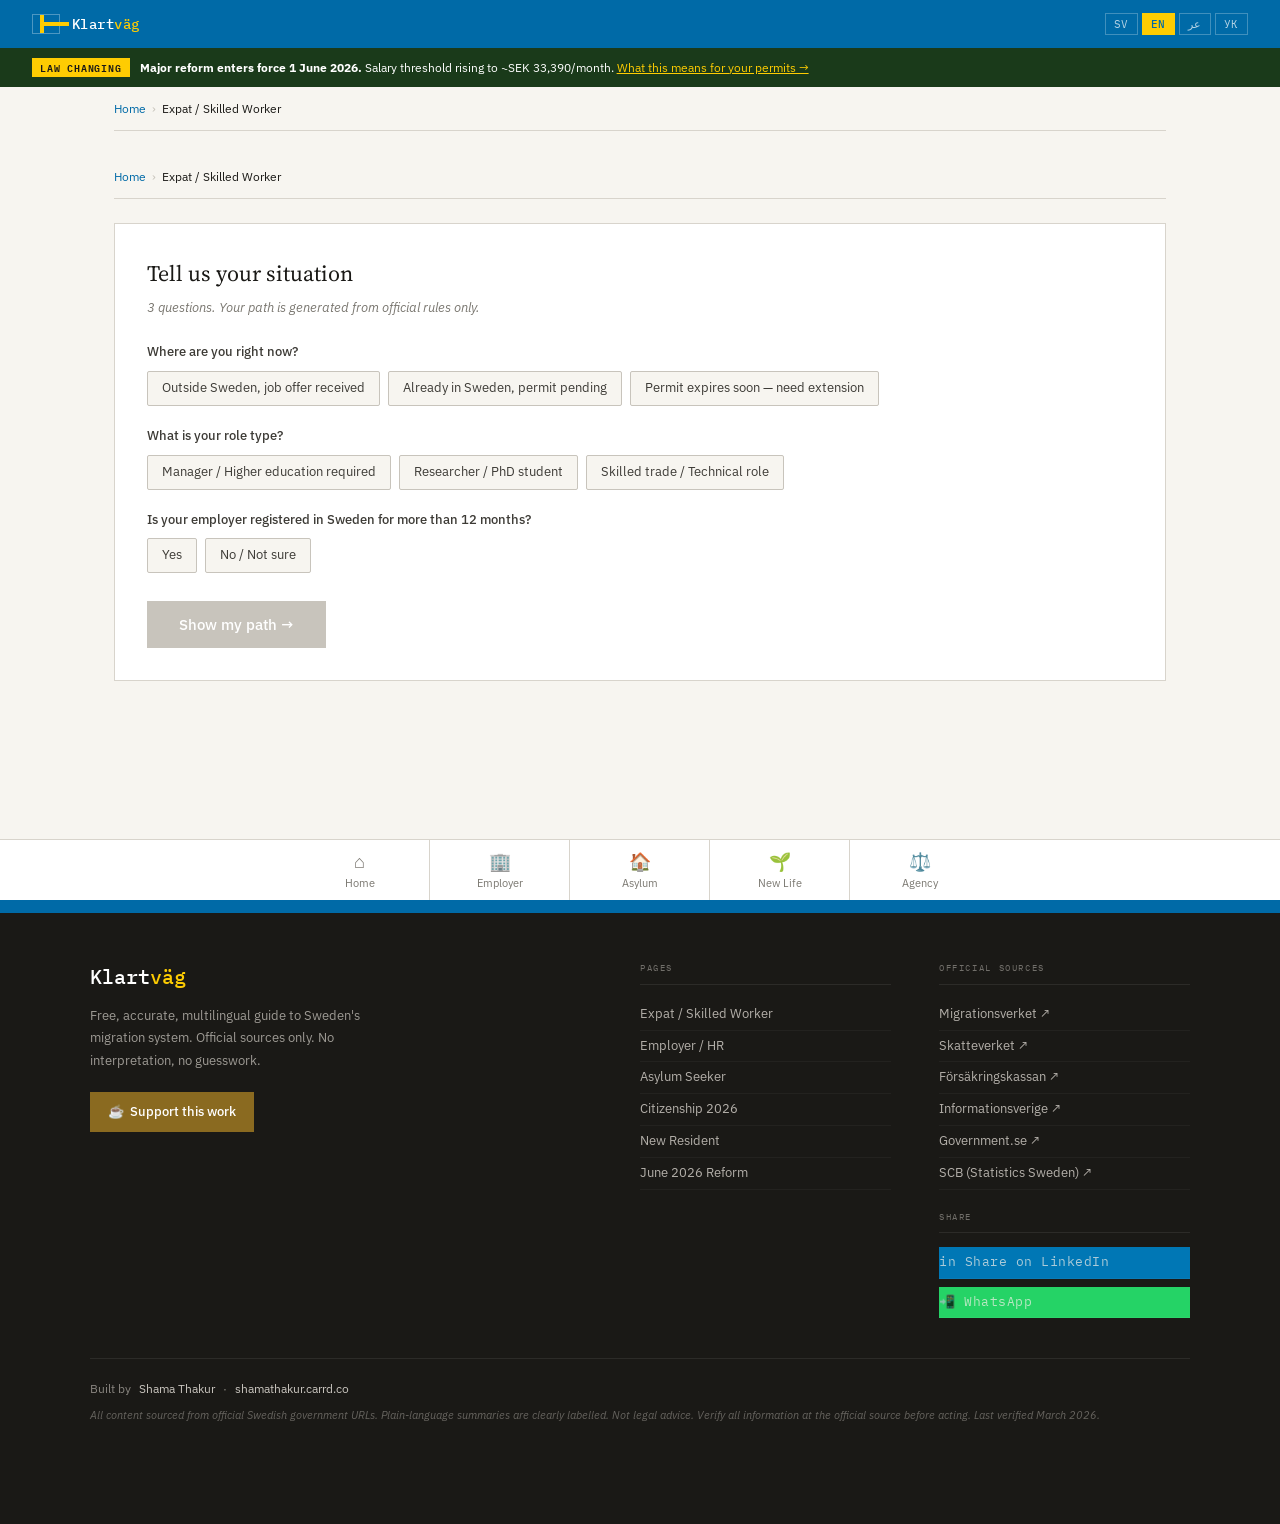
<file: expat.html>
<!DOCTYPE html>
<html lang="en">
<head>
<meta charset="UTF-8">
<meta name="viewport" content="width=device-width, initial-scale=1.0">
<title>Expat / Skilled Worker — Klartväg</title>
<meta name="description" content="Sweden work permit guide. Category A fast track, document checklist, step-by-step process from job offer to personnummer.">
<link rel="preconnect" href="https://fonts.googleapis.com">
<link href="https://fonts.googleapis.com/css2?family=Source+Serif+4:ital,opsz,wght@0,8..60,300;0,8..60,400;0,8..60,600;1,8..60,300&family=IBM+Plex+Mono:wght@300;400;500&family=IBM+Plex+Sans:wght@300;400;500&display=swap" rel="stylesheet">
<link rel="stylesheet" href="style.css">
</head>
<body class="lang-en">

<div class="topbar">
  <a href="index.html" class="topbar-logo">
    <div class="topbar-flag"></div>
    <span class="topbar-name">Klart<span>väg</span></span>
  </a>
  <div class="lang-bar">
    <button class="lang-btn" onclick="setLang('sv')">SV</button>
    <button class="lang-btn active" onclick="setLang('en')">EN</button>
    <button class="lang-btn" onclick="setLang('ar')">عر</button>
    <button class="lang-btn" onclick="setLang('uk')">УК</button>
  </div>
</div>
<div class="law-banner">
  <span class="law-banner-tag"><span data-lang="en">Law changing</span><span data-lang="sv">Lag ändras</span><span data-lang="ar">تغيير قانوني</span><span data-lang="uk">Зміна закону</span></span>
  <span data-lang="en"><strong>Major reform enters force 1 June 2026.</strong> Salary threshold rising to ~SEK 33,390/month. <a href="reform.html">What this means for your permits →</a></span>
  <span data-lang="sv"><strong>Stor reform träder i kraft 1 juni 2026.</strong> <a href="reform.html">Vad det innebär →</a></span>
  <span data-lang="ar"><strong>إصلاح كبير في 1 يونيو 2026.</strong> <a href="reform.html">ما يعنيه هذا ←</a></span>
  <span data-lang="uk"><strong>Реформа 1 червня 2026.</strong> <a href="reform.html">Що це означає →</a></span>
</div>

<div class="app page-enter">

<div class="breadcrumb"><a href="index.html" class="bc-item"><span data-lang="en">Home</span><span data-lang="sv">Hem</span></a><span class="bc-sep">›</span><span class="bc-item current"><span data-lang="en">Expat / Skilled Worker</span><span data-lang="sv">Expat / Kvalificerad arbetstagare</span></span></div>

<div class="breadcrumb">
      <span class="bc-item" onclick="window.location.href='index.html'">
        <span data-lang="en">Home</span><span data-lang="sv">Hem</span><span data-lang="ar">الرئيسية</span><span data-lang="uk">Головна</span>
      </span>
      <span class="bc-sep">›</span>
      <span class="bc-item current">
        <span data-lang="en">Expat / Skilled Worker</span><span data-lang="sv">Expat / Kvalificerad arbetstagare</span><span data-lang="ar">مغترب / عامل ماهر</span><span data-lang="uk">Експат</span>
      </span>
    </div>

    <div class="situation-block">
      <h2>
        <span data-lang="en">Tell us your situation</span>
        <span data-lang="sv">Berätta om din situation</span>
        <span data-lang="ar">أخبرنا عن وضعك</span>
        <span data-lang="uk">Розкажіть про свою ситуацію</span>
      </h2>
      <div class="sv-label">
        <span data-lang="en">3 questions. Your path is generated from official rules only.</span>
        <span data-lang="sv">3 frågor. Din väg genereras från officiella regler.</span>
        <span data-lang="ar">3 أسئلة. يتم إنشاء مسارك من القواعد الرسمية فقط.</span>
        <span data-lang="uk">3 запитання. Ваш шлях формується лише з офіційних правил.</span>
      </div>

      <div class="question-row">
        <span class="question-label">
          <span data-lang="en">Where are you right now?</span>
          <span data-lang="sv">Var befinner du dig just nu?</span>
          <span data-lang="ar">أين أنت الآن؟</span>
          <span data-lang="uk">Де ви зараз?</span>
        </span>
        <div class="option-chips">
          <div class="chip" onclick="selectChip(this,'q1','outside')">
            <span data-lang="en">Outside Sweden, job offer received</span>
            <span data-lang="sv">Utanför Sverige, fått jobberbjudande</span>
            <span data-lang="ar">خارج السويد، تلقيت عرض عمل</span>
            <span data-lang="uk">За межами Швеції, отримано пропозицію роботи</span>
          </div>
          <div class="chip" onclick="selectChip(this,'q1','inside')">
            <span data-lang="en">Already in Sweden, permit pending</span>
            <span data-lang="sv">Redan i Sverige, tillstånd väntar</span>
            <span data-lang="ar">بالفعل في السويد، التصريح قيد الانتظار</span>
            <span data-lang="uk">Вже в Швеції, дозвіл на розгляді</span>
          </div>
          <div class="chip" onclick="selectChip(this,'q1','extension')">
            <span data-lang="en">Permit expires soon — need extension</span>
            <span data-lang="sv">Tillståndet löper ut snart</span>
            <span data-lang="ar">التصريح ينتهي قريباً</span>
            <span data-lang="uk">Дозвіл закінчується — потрібне продовження</span>
          </div>
        </div>
      </div>

      <div class="question-row">
        <span class="question-label">
          <span data-lang="en">What is your role type?</span>
          <span data-lang="sv">Vilken typ av roll har du?</span>
          <span data-lang="ar">ما نوع دورك؟</span>
          <span data-lang="uk">Який тип вашої посади?</span>
        </span>
        <div class="option-chips">
          <div class="chip" onclick="selectChip(this,'q2','catA')">
            <span data-lang="en">Manager / Higher education required</span>
            <span data-lang="sv">Chef / Kräver högre utbildning</span>
            <span data-lang="ar">مدير / يتطلب تعليماً عالياً</span>
            <span data-lang="uk">Менеджер / Вища освіта обов'язкова</span>
          </div>
          <div class="chip" onclick="selectChip(this,'q2','researcher')">
            <span data-lang="en">Researcher / PhD student</span>
            <span data-lang="sv">Forskare / Doktorand</span>
            <span data-lang="ar">باحث / طالب دكتوراه</span>
            <span data-lang="uk">Дослідник / Аспірант</span>
          </div>
          <div class="chip" onclick="selectChip(this,'q2','skilled')">
            <span data-lang="en">Skilled trade / Technical role</span>
            <span data-lang="sv">Yrkesarbetare / Teknisk roll</span>
            <span data-lang="ar">تجارة ماهرة / دور تقني</span>
            <span data-lang="uk">Кваліфікований спеціаліст</span>
          </div>
        </div>
      </div>

      <div class="question-row">
        <span class="question-label">
          <span data-lang="en">Is your employer registered in Sweden for more than 12 months?</span>
          <span data-lang="sv">Är din arbetsgivare registrerad i Sverige sedan mer än 12 månader?</span>
          <span data-lang="ar">هل تأسس صاحب عملك في السويد منذ أكثر من 12 شهراً؟</span>
          <span data-lang="uk">Чи зареєстрований ваш роботодавець у Швеції понад 12 місяців?</span>
        </span>
        <div class="option-chips">
          <div class="chip" onclick="selectChip(this,'q3','yes')">
            <span data-lang="en">Yes</span><span data-lang="sv">Ja</span><span data-lang="ar">نعم</span><span data-lang="uk">Так</span>
          </div>
          <div class="chip" onclick="selectChip(this,'q3','no')">
            <span data-lang="en">No / Not sure</span><span data-lang="sv">Nej / Vet inte</span><span data-lang="ar">لا / غير متأكد</span><span data-lang="uk">Ні / Не впевнений</span>
          </div>
        </div>
      </div>

      <button class="find-path-btn" id="find-btn" onclick="showExpatPath()" disabled>
        <span data-lang="en">Show my path →</span>
        <span data-lang="sv">Visa min väg →</span>
        <span data-lang="ar">أظهر مساري ←</span>
        <span data-lang="uk">Показати мій шлях →</span>
      </button>
    </div>

    <!-- PATH RESULT -->
    <div class="path-result" id="expat-path" style="display:none">

      <div class="your-path-header">
        <h2>
          <span data-lang="en">Your path: Category A Work Permit</span>
          <span data-lang="sv">Din väg: Kategori A Arbetstillstånd</span>
          <span data-lang="ar">مسارك: تصريح عمل الفئة أ</span>
          <span data-lang="uk">Ваш шлях: Дозвіл на роботу Категорії A</span>
        </h2>
        <div class="path-meta">
          <span data-lang="en">Target: 30 days · 4 steps · 3 agencies</span>
          <span data-lang="sv">Mål: 30 dagar · 4 steg · 3 myndigheter</span>
          <span data-lang="ar">الهدف: 30 يوماً · 4 خطوات · 3 وكالات</span>
          <span data-lang="uk">Ціль: 30 днів · 4 кроки · 3 агентства</span>
        </div>
      </div>

      <div class="steps-container">

        <!-- STEP 1 -->
        <div class="step-card" id="s1">
          <div class="step-header" onclick="toggleStep('s1')">
            <div class="step-num" style="background:#006AA7">01</div>
            <div class="step-agency-tag">
              <div class="step-agency-name">Migrationsverket</div>
              <div class="step-title-main">
                <span data-lang="en">Verify your application category</span>
                <span data-lang="sv">Verifiera din ansökningskategori</span>
                <span data-lang="ar">تحقق من فئة طلبك</span>
                <span data-lang="uk">Перевірте категорію вашої заяви</span>
              </div>
            </div>
            <div class="step-status">
              <div class="status-dot required"></div>
              <div class="status-text" style="color:#7a1a1a">
                <span data-lang="en">Required</span><span data-lang="sv">Obligatoriskt</span><span data-lang="ar">مطلوب</span><span data-lang="uk">Обов'язково</span>
              </div>
            </div>
            <div class="step-chevron">›</div>
          </div>
          <div class="step-body">
            <div class="official-source">
              <div class="official-source-label">
                <span data-lang="en">Official Source — Migrationsverket</span>
                <span data-lang="sv">Officiell källa — Migrationsverket</span>
                <span data-lang="ar">المصدر الرسمي — ميغراتيونسفيركيت</span>
                <span data-lang="uk">Офіційне джерело — Міграційне агентство</span>
              </div>
              <a href="https://www.migrationsverket.se/en/employers/highly-qualified-workers/if-you-are-employing-highly-qualified-workers.html" target="_blank">
                migrationsverket.se → Employers → Highly qualified workers
              </a>
              <div class="last-checked">
                <span data-lang="en">Last checked: March 2026</span>
                <span data-lang="sv">Senast kontrollerad: mars 2026</span>
                <span data-lang="ar">آخر فحص: مارس 2026</span>
                <span data-lang="uk">Остання перевірка: березень 2026</span>
              </div>
            </div>

            <div class="plain-language">
              <div class="plain-language-label">
                <span data-lang="en">Plain language explanation</span>
                <span data-lang="sv">Förklaring på klarspråk</span>
                <span data-lang="ar">شرح بلغة بسيطة</span>
                <span data-lang="uk">Пояснення простою мовою</span>
              </div>
              <p>
                <span data-lang="en">Sweden sorts all work permit applications into 4 categories (A, B, C, D). Category A is the fast track — 30-day processing — for managers and roles requiring higher education. Your job title must match an SSYK occupation code starting with 1, 2, or 3. Your employer's industry code (SNI) must not appear on the high-risk list.</span>
                <span data-lang="sv">Sverige sorterar alla arbetstillståndsansökningar i 4 kategorier (A, B, C, D). Kategori A är snabbspåret — 30 dagars handläggning — för chefer och roller som kräver högre utbildning.</span>
                <span data-lang="ar">تفرز السويد جميع طلبات تصاريح العمل إلى 4 فئات (A، B، C، D). الفئة أ هي المسار السريع — معالجة 30 يوماً — للمديرين والأدوار التي تتطلب تعليماً عالياً.</span>
                <span data-lang="uk">Швеція сортує всі заяви на дозвіл на роботу на 4 категорії (A, B, C, D). Категорія A — прискорений розгляд 30 днів — для менеджерів та посад, що вимагають вищої освіти.</span>
              </p>
              <div class="plain-language-disclaimer">
                <span data-lang="en">This is a simplified explanation for guidance only. The legally binding text is on the official Migrationsverket page linked above.</span>
                <span data-lang="sv">Detta är en förenklad förklaring. Den juridiskt bindande texten finns på den officiella Migrationsverket-sidan ovan.</span>
                <span data-lang="ar">هذا شرح مبسط للتوجيه فقط. النص الملزم قانوناً موجود في الصفحة الرسمية أعلاه.</span>
                <span data-lang="uk">Це спрощене пояснення лише для орієнтування. Юридично обов'язковий текст знаходиться на офіційній сторінці вище.</span>
              </div>
            </div>

            <div class="section-label" style="margin-top:16px">
              <span data-lang="en">What you need to confirm</span>
              <span data-lang="sv">Vad du behöver bekräfta</span>
              <span data-lang="ar">ما تحتاج إلى تأكيده</span>
              <span data-lang="uk">Що вам потрібно підтвердити</span>
            </div>
            <ul class="checklist">
              <li>
                <div class="check-box" onclick="this.classList.toggle('checked')"></div>
                <span>
                  <span data-lang="en">Your SSYK occupation code starts with 1, 2, or 3</span>
                  <span data-lang="sv">Din SSYK-yrkeskod börjar med 1, 2 eller 3</span>
                  <span data-lang="ar">رمز مهنة SSYK الخاص بك يبدأ بـ 1 أو 2 أو 3</span>
                  <span data-lang="uk">Ваш код SSYK починається з 1, 2 або 3</span>
                </span>
                <span class="check-required">REQUIRED</span>
              </li>
              <li>
                <div class="check-box" onclick="this.classList.toggle('checked')"></div>
                <span>
                  <span data-lang="en">Monthly salary is at least SEK 29,680 (threshold June 2025 — verify current amount at SCB.se)</span>
                  <span data-lang="sv">Månadslönen är minst 29 680 kr (tröskel juni 2025 — verifiera aktuellt belopp på SCB.se)</span>
                  <span data-lang="ar">الراتب الشهري لا يقل عن 29,680 كرونة (تحقق من المبلغ الحالي في SCB.se)</span>
                  <span data-lang="uk">Місячна зарплата не менше 29,680 SEK (перевірте поточну суму на SCB.se)</span>
                </span>
                <span class="check-required">REQUIRED</span>
              </li>
              <li>
                <div class="check-box" onclick="this.classList.toggle('checked')"></div>
                <span>
                  <span data-lang="en">Employer registered in Sweden for 12+ months (check at Bolagsverket.se)</span>
                  <span data-lang="sv">Arbetsgivare registrerad i Sverige i 12+ månader (kontrollera på Bolagsverket.se)</span>
                  <span data-lang="ar">صاحب العمل مسجل في السويد منذ أكثر من 12 شهراً</span>
                  <span data-lang="uk">Роботодавець зареєстрований у Швеції понад 12 місяців</span>
                </span>
                <span class="check-required">REQUIRED</span>
              </li>
              <li>
                <div class="check-box" onclick="this.classList.toggle('checked')"></div>
                <span>
                  <span data-lang="en">Employer's SNI code is not in Category D (cleaning, construction, hospitality, personal assistance)</span>
                  <span data-lang="sv">Arbetsgivarens SNI-kod finns inte i Kategori D</span>
                  <span data-lang="ar">رمز SNI لصاحب العمل ليس في الفئة D</span>
                  <span data-lang="uk">Код SNI роботодавця не відноситься до Категорії D</span>
                </span>
                <span class="check-required">REQUIRED</span>
              </li>
            </ul>

            <div class="unknown-box mt16">
              <div class="unknown-label">
                <span data-lang="en">Outside scope of this tool</span>
                <span data-lang="sv">Utanför det här verktygets räckvidd</span>
                <span data-lang="ar">خارج نطاق هذه الأداة</span>
                <span data-lang="uk">Поза межами цього інструменту</span>
              </div>
              <p>
                <span data-lang="en">Whether your specific employer qualifies for Category A cannot be confirmed here. Migrationsverket makes this determination during processing. Check directly: migrationsverket.se or call 0771-235 235.</span>
                <span data-lang="sv">Om just din arbetsgivare kvalificerar för Kategori A kan inte bekräftas här. Migrationsverket fattar detta beslut under handläggningen.</span>
                <span data-lang="ar">لا يمكن تأكيد ما إذا كان صاحب عملك يستوفي شروط الفئة أ هنا. تتخذ ميغراتيونسفيركيت هذا القرار أثناء المعالجة.</span>
                <span data-lang="uk">Чи відповідає ваш конкретний роботодавець вимогам Категорії A — тут підтвердити неможливо. Це визначає Міграційне агентство під час розгляду.</span>
              </p>
            </div>

          </div>
        </div>

        <!-- STEP 2 -->
        <div class="step-card" id="s2">
          <div class="step-header" onclick="toggleStep('s2')">
            <div class="step-num" style="background:#006AA7">02</div>
            <div class="step-agency-tag">
              <div class="step-agency-name">Migrationsverket</div>
              <div class="step-title-main">
                <span data-lang="en">Employer starts the application</span>
                <span data-lang="sv">Arbetsgivaren startar ansökan</span>
                <span data-lang="ar">يبدأ صاحب العمل الطلب</span>
                <span data-lang="uk">Роботодавець розпочинає заяву</span>
              </div>
            </div>
            <div class="step-status">
              <div class="status-dot required"></div>
              <div class="status-text" style="color:#7a1a1a">
                <span data-lang="en">Required first</span><span data-lang="sv">Obligatoriskt först</span><span data-lang="ar">مطلوب أولاً</span><span data-lang="uk">Спочатку обов'язково</span>
              </div>
            </div>
            <div class="step-chevron">›</div>
          </div>
          <div class="step-body">
            <div class="official-source">
              <div class="official-source-label">Official Source — Migrationsverket e-service</div>
              <a href="https://www.migrationsverket.se/en/employers/applying-for-a-work-permit/how-to-apply-for-a-work-permit.html" target="_blank">
                migrationsverket.se → Employers → How to apply for a work permit
              </a>
              <div class="last-checked">Last checked: March 2026</div>
            </div>

            <div class="plain-language">
              <div class="plain-language-label">
                <span data-lang="en">Plain language explanation</span>
                <span data-lang="sv">Förklaring på klarspråk</span>
                <span data-lang="ar">شرح بسيط</span>
                <span data-lang="uk">Просте пояснення</span>
              </div>
              <p>
                <span data-lang="en">The employer must go first. They log in to Migrationsverket's e-service and enter details about the job offer — salary, hours, job duties. This creates a case reference number. Only then can you (the applicant) complete your part of the application.</span>
                <span data-lang="sv">Arbetsgivaren måste gå först. De loggar in på Migrationsverkets e-tjänst och anger uppgifter om jobberbjudandet. Detta skapar ett ärendenummer. Först därefter kan du (sökanden) slutföra din del.</span>
                <span data-lang="ar">يجب أن يذهب صاحب العمل أولاً. يقوم بتسجيل الدخول إلى الخدمة الإلكترونية وإدخال تفاصيل عرض العمل. هذا يُنشئ رقم مرجعي للحالة.</span>
                <span data-lang="uk">Спочатку діє роботодавець. Він входить в електронну службу та вводить деталі пропозиції роботи. Це створює референс-номер справи. Лише після цього ви можете заповнити свою частину.</span>
              </p>
              <div class="plain-language-disclaimer">
                <span data-lang="en">Simplified explanation only. Legally binding text at the official link above.</span>
                <span data-lang="sv">Förenklad förklaring. Juridiskt bindande text i länken ovan.</span>
                <span data-lang="ar">شرح مبسط فقط. النص الملزم في الرابط أعلاه.</span>
                <span data-lang="uk">Лише спрощене пояснення. Юридично обов'язковий текст за посиланням вище.</span>
              </div>
            </div>

            <div class="highlight-note">
              <span data-lang="en">Critical: The application is ONLY counted as complete — and enters the 30-day fast track — when BOTH the employer AND applicant parts are submitted with all documents. Incomplete applications do not qualify for the 30-day timeline.</span>
              <span data-lang="sv">Viktigt: Ansökan räknas som KOMPLETT — och går in i snabbspåret — bara när BÅDA arbetsgivarens och sökandens delar är inlämnade med alla dokument.</span>
              <span data-lang="ar">مهم: تُحتسب الطلب كاملاً فقط عندما يتم تقديم كلا الجزأين — صاحب العمل والمتقدم — مع جميع الوثائق.</span>
              <span data-lang="uk">Важливо: Заява вважається ПОВНОЮ лише тоді, коли обидві частини — роботодавця і заявника — подані з усіма документами.</span>
            </div>
          </div>
        </div>

        <!-- STEP 3: INTER-AGENCY HANDOFF -->
        <div class="step-card" id="s3">
          <div class="step-header" onclick="toggleStep('s3')">
            <div class="step-num" style="background:#1a5c3a">03</div>
            <div class="step-agency-tag">
              <div class="step-agency-name">Migrationsverket → Skatteverket</div>
              <div class="step-title-main">
                <span data-lang="en">Permit approved — register for personnummer</span>
                <span data-lang="sv">Tillstånd godkänt — registrera personnummer</span>
                <span data-lang="ar">تمت الموافقة على التصريح — التسجيل للحصول على الرقم الشخصي</span>
                <span data-lang="uk">Дозвіл схвалено — реєстрація personnummer</span>
              </div>
            </div>
            <div class="step-status">
              <div class="status-dot info"></div>
              <div class="status-text" style="color:#1a4a7a">
                <span data-lang="en">After approval</span><span data-lang="sv">Efter godkännande</span><span data-lang="ar">بعد الموافقة</span><span data-lang="uk">Після схвалення</span>
              </div>
            </div>
            <div class="step-chevron">›</div>
          </div>
          <div class="step-body">

            <div class="handoff-box">
              <div class="handoff-arrow">🔀</div>
              <div class="handoff-content">
                <div class="handoff-label">
                  <span data-lang="en">Agency handoff: Migrationsverket → Skatteverket</span>
                  <span data-lang="sv">Myndighetsbyte: Migrationsverket → Skatteverket</span>
                  <span data-lang="ar">تحويل الوكالة: ميغراتيونسفيركيت ← سكاتيفيركيت</span>
                  <span data-lang="uk">Передача між агентствами: Міграційне → Податкове</span>
                </div>
                <div class="handoff-text">
                  <span data-lang="en">Once your permit arrives, your next stop is Skatteverket (Swedish Tax Agency). You must register your move to Sweden to receive a personnummer. This number unlocks everything: BankID, healthcare, lease agreements, government services.</span>
                  <span data-lang="sv">När ditt tillstånd anländer är nästa stopp Skatteverket. Du måste registrera din flytt till Sverige för att få ett personnummer. Detta nummer låser upp allt: BankID, sjukvård, hyresavtal, samhällstjänster.</span>
                  <span data-lang="ar">بمجرد وصول تصريحك، محطتك التالية هي سكاتيفيركيت. يجب عليك تسجيل انتقالك إلى السويد للحصول على رقم شخصي.</span>
                  <span data-lang="uk">Після отримання дозволу ваш наступний крок — Skatteverket. Ви повинні зареєструватися для отримання personnummer. Цей номер відкриє доступ до всього: BankID, охорони здоров'я, договорів оренди.</span>
                </div>
                <button class="handoff-btn" onclick="window.location.href='newlife.html'">
                  <span data-lang="en">Go to: After permit — next steps →</span>
                  <span data-lang="sv">Gå till: Efter tillståndet — nästa steg →</span>
                  <span data-lang="ar">اذهب إلى: بعد التصريح ←</span>
                  <span data-lang="uk">Перейти до: Після дозволу →</span>
                </button>
              </div>
            </div>

            <div class="official-source">
              <div class="official-source-label">Official Source — Skatteverket</div>
              <a href="https://www.skatteverket.se/privat/folkbokforing/nyanlandisverige.4.7be5268414bea064694f30.html" target="_blank">
                skatteverket.se → Folkbokföring → Nyanlända i Sverige
              </a>
              <div class="last-checked">Last checked: March 2026</div>
            </div>

            <div class="unknown-box">
              <div class="unknown-label">
                <span data-lang="en">Processing time for personnummer</span>
                <span data-lang="sv">Handläggningstid för personnummer</span>
                <span data-lang="ar">وقت معالجة الرقم الشخصي</span>
                <span data-lang="uk">Час обробки personnummer</span>
              </div>
              <p>
                <span data-lang="en">Klartväg does not estimate how long your personnummer registration will take — this varies by municipality and volume. Check current times directly at Skatteverket.se or call 0771-567 567.</span>
                <span data-lang="sv">Klartväg beräknar inte hur lång tid din personnummerregistrering tar — det varierar. Kontrollera hos Skatteverket.se eller ring 0771-567 567.</span>
                <span data-lang="ar">لا يقدر كلارتفاغ الوقت اللازم لتسجيل رقمك الشخصي. تحقق مباشرة من Skatteverket.se.</span>
                <span data-lang="uk">Klartväg не оцінює час реєстрації personnummer — він залежить від муніципалітету. Перевірте безпосередньо на Skatteverket.se.</span>
              </p>
            </div>

          </div>
        </div>

        <!-- STEP 4 -->
        <div class="step-card" id="s4">
          <div class="step-header" onclick="toggleStep('s4')">
            <div class="step-num" style="background:#5a3a8a">04</div>
            <div class="step-agency-tag">
              <div class="step-agency-name">Försäkringskassan</div>
              <div class="step-title-main">
                <span data-lang="en">Register for social insurance</span>
                <span data-lang="sv">Anmäl dig till socialförsäkringen</span>
                <span data-lang="ar">التسجيل في التأمين الاجتماعي</span>
                <span data-lang="uk">Реєстрація соціального страхування</span>
              </div>
            </div>
            <div class="step-status">
              <div class="status-dot optional"></div>
              <div class="status-text" style="color:#8a6a20">
                <span data-lang="en">After personnummer</span><span data-lang="sv">Efter personnummer</span><span data-lang="ar">بعد الرقم الشخصي</span><span data-lang="uk">Після personnummer</span>
              </div>
            </div>
            <div class="step-chevron">›</div>
          </div>
          <div class="step-body">

            <div class="outdated-warning">
              <span class="warn-icon">⚠</span>
              <p>
                <span data-lang="en">This page was last verified March 2026. Försäkringskassan eligibility rules for work permit holders may have changed. Always verify at the official source before acting.</span>
                <span data-lang="sv">Den här sidan verifierades senast mars 2026. FK:s regler kan ha förändrats. Kontrollera alltid på den officiella källan.</span>
                <span data-lang="ar">تم التحقق من هذه الصفحة آخر مرة في مارس 2026. قد تكون القواعد قد تغيرت.</span>
                <span data-lang="uk">Ця сторінка перевірена в березні 2026. Правила FK могли змінитися. Завжди перевіряйте на офіційному джерелі.</span>
              </p>
            </div>

            <div class="official-source">
              <div class="official-source-label">Official Source — Försäkringskassan</div>
              <a href="https://www.forsakringskassan.se/english/new-in-sweden" target="_blank">
                forsakringskassan.se/english → New in Sweden
              </a>
              <div class="last-checked">Last checked: March 2026</div>
            </div>

            <div class="plain-language">
              <div class="plain-language-label">
                <span data-lang="en">Plain language explanation</span>
                <span data-lang="sv">Förklaring på klarspråk</span>
                <span data-lang="ar">شرح بسيط</span>
                <span data-lang="uk">Просте пояснення</span>
              </div>
              <p>
                <span data-lang="en">Försäkringskassan (FK) handles parental leave, sick pay, child allowance, and other social benefits. Once you have a personnummer and are registered as living in Sweden, you may be entitled to these. You must register with FK separately — it does not happen automatically.</span>
                <span data-lang="sv">Försäkringskassan hanterar föräldraledighet, sjuklön, barnbidrag och andra sociala förmåner. När du har ett personnummer och är folkbokförd i Sverige kan du ha rätt till dessa. Du måste anmäla dig till FK separat.</span>
                <span data-lang="ar">تتعامل Försäkringskassan مع إجازة الوالدين وإعانات المرض وبدل الطفل. بمجرد حصولك على رقم شخصي، قد تكون مؤهلاً. يجب عليك التسجيل بشكل منفصل.</span>
                <span data-lang="uk">FK займається декретними відпустками, лікарняними, дитячою допомогою. Після отримання personnummer ви можете мати право на ці пільги. Реєстрація відбувається окремо — не автоматично.</span>
              </p>
              <div class="plain-language-disclaimer">
                <span data-lang="en">Simplified explanation only. Legally binding text at the official FK link above.</span>
                <span data-lang="sv">Förenklad förklaring. Juridiskt bindande text i FK-länken ovan.</span>
                <span data-lang="ar">شرح مبسط فقط.</span>
                <span data-lang="uk">Лише спрощене пояснення.</span>
              </div>
            </div>

          </div>
        </div>

      </div>
    </div>

</div>


<!-- ── SITE FOOTER ── -->
<div class="kv-footer" id="kv-footer">

  <!-- FEEDBACK STRIP -->
  <div class="kv-feedback-strip">
    <div class="kv-feedback-inner">
      <div class="kv-feedback-text">
        <span data-lang="en">Did this help? Tell us what worked and what's missing.</span>
        <span data-lang="sv">Hjälpte det? Berätta vad som fungerade och vad som saknas.</span>
        <span data-lang="ar">هل ساعد هذا؟ أخبرنا بما نجح وما هو مفقود.</span>
        <span data-lang="uk">Це допомогло? Розкажіть, що спрацювало і чого не вистачає.</span>
      </div>
      <a href="https://tally.so/r/LZ0qEG" target="_blank" class="kv-feedback-btn">
        <span data-lang="en">Give feedback →</span>
        <span data-lang="sv">Ge feedback →</span>
        <span data-lang="ar">أعطِ تعليقات ←</span>
        <span data-lang="uk">Залишити відгук →</span>
      </a>
    </div>
  </div>

  <!-- MAIN FOOTER -->
  <div class="kv-footer-main">
    <div class="kv-footer-grid">

      <!-- BRAND -->
      <div class="kv-footer-brand">
        <div class="kv-footer-logo">Klart<span>väg</span></div>
        <p class="kv-footer-tagline">
          <span data-lang="en">Free, accurate, multilingual guide to Sweden's migration system. Official sources only. No interpretation, no guesswork.</span>
          <span data-lang="sv">Gratis, korrekt, flerspråkig guide till Sveriges migrationssystem. Officiella källor. Ingen tolkning.</span>
          <span data-lang="ar">دليل مجاني ودقيق ومتعدد اللغات لنظام الهجرة السويدي. مصادر رسمية فقط.</span>
          <span data-lang="uk">Безкоштовний, точний, багатомовний путівник по шведській міграційній системі. Тільки офіційні джерела.</span>
        </p>
        <!-- KO-FI -->
        <a href="https://ko-fi.com/shamathakur" target="_blank" class="kv-kofi-btn">
          ☕ <span data-lang="en">Support this work</span>
          <span data-lang="sv">Stöd det här arbetet</span>
          <span data-lang="ar">ادعم هذا العمل</span>
          <span data-lang="uk">Підтримайте цю роботу</span>
        </a>
      </div>

      <!-- PAGES -->
      <div class="kv-footer-col">
        <div class="kv-footer-col-label">
          <span data-lang="en">Pages</span>
          <span data-lang="sv">Sidor</span>
          <span data-lang="ar">الصفحات</span>
          <span data-lang="uk">Сторінки</span>
        </div>
        <a href="expat.html">
          <span data-lang="en">Expat / Skilled Worker</span>
          <span data-lang="sv">Expat / Kvalificerad arbetstagare</span>
          <span data-lang="ar">مغترب / عامل ماهر</span>
          <span data-lang="uk">Експат / Кваліфікований працівник</span>
        </a>
        <a href="employer.html">
          <span data-lang="en">Employer / HR</span>
          <span data-lang="sv">Arbetsgivare / HR</span>
          <span data-lang="ar">صاحب عمل</span>
          <span data-lang="uk">Роботодавець</span>
        </a>
        <a href="asylum.html">
          <span data-lang="en">Asylum Seeker</span>
          <span data-lang="sv">Asylsökande</span>
          <span data-lang="ar">طالب لجوء</span>
          <span data-lang="uk">Шукач притулку</span>
        </a>
        <a href="citizenship.html">
          <span data-lang="en">Citizenship 2026</span>
          <span data-lang="sv">Medborgarskap 2026</span>
          <span data-lang="ar">الجنسية 2026</span>
          <span data-lang="uk">Громадянство 2026</span>
        </a>
        <a href="newlife.html">
          <span data-lang="en">New Resident</span>
          <span data-lang="sv">Ny invånare</span>
          <span data-lang="ar">مقيم جديد</span>
          <span data-lang="uk">Новий резидент</span>
        </a>
        <a href="reform.html">
          <span data-lang="en">June 2026 Reform</span>
          <span data-lang="sv">Juni 2026-reformen</span>
          <span data-lang="ar">إصلاح يونيو 2026</span>
          <span data-lang="uk">Реформа червня 2026</span>
        </a>
      </div>

      <!-- SOURCES + SHARE -->
      <div class="kv-footer-col">
        <div class="kv-footer-col-label">
          <span data-lang="en">Official Sources</span>
          <span data-lang="sv">Officiella källor</span>
          <span data-lang="ar">المصادر الرسمية</span>
          <span data-lang="uk">Офіційні джерела</span>
        </div>
        <a href="https://www.migrationsverket.se/en" target="_blank">Migrationsverket ↗</a>
        <a href="https://www.skatteverket.se" target="_blank">Skatteverket ↗</a>
        <a href="https://www.forsakringskassan.se/english" target="_blank">Försäkringskassan ↗</a>
        <a href="https://www.informationsverige.se/en" target="_blank">Informationsverige ↗</a>
        <a href="https://www.government.se" target="_blank">Government.se ↗</a>
        <a href="https://www.scb.se/en" target="_blank">SCB (Statistics Sweden) ↗</a>

        <div class="kv-footer-col-label" style="margin-top:20px">
          <span data-lang="en">Share</span>
          <span data-lang="sv">Dela</span>
          <span data-lang="ar">مشاركة</span>
          <span data-lang="uk">Поділитися</span>
        </div>
        <div class="kv-share-row">
          <a href="https://www.linkedin.com/sharing/share-offsite/?url=https://klartvag.vercel.app" target="_blank" class="kv-share-btn kv-share-li">
            in <span data-lang="en">Share on LinkedIn</span><span data-lang="sv">Dela på LinkedIn</span><span data-lang="ar">شارك على لينكدإن</span><span data-lang="uk">LinkedIn</span>
          </a>
          <a id="kv-wa-share" href="#" target="_blank" class="kv-share-btn kv-share-wa">
            <span data-lang="en">📲 WhatsApp</span>
            <span data-lang="sv">📲 WhatsApp</span>
            <span data-lang="ar">📲 واتساب</span>
            <span data-lang="uk">📲 WhatsApp</span>
          </a>
        </div>
      </div>

    </div>

    <!-- BOTTOM BAR -->
    <div class="kv-footer-bottom">
      <div class="kv-footer-credit">
        <span data-lang="en">Built by</span>
        <span data-lang="sv">Byggt av</span>
        <span data-lang="ar">بناه</span>
        <span data-lang="uk">Створено</span>
        <a href="https://linkedin.com/in/shama-t-b7250632" target="_blank">Shama Thakur</a>
        ·
        <a href="https://shamathakur.carrd.co" target="_blank">shamathakur.carrd.co</a>
      </div>
      <div class="kv-footer-accuracy">
        <span data-lang="en">All content sourced from official Swedish government URLs. Plain-language summaries are clearly labelled. Not legal advice. Verify all information at the official source before acting. Last verified March 2026.</span>
        <span data-lang="sv">Allt innehåll hämtat från officiella svenska myndighets-URL:er. Klarspråkssammanfattningar är tydligt märkta. Inte juridisk rådgivning. Verifiera all information vid den officiella källan. Senast verifierat mars 2026.</span>
        <span data-lang="ar">جميع المحتوى مصدره عناوين URL الحكومية السويدية الرسمية. ليس استشارة قانونية. تحقق من جميع المعلومات في المصدر الرسمي. آخر تحقق: مارس 2026.</span>
        <span data-lang="uk">Весь вміст з офіційних URL шведського уряду. Не є юридичною консультацією. Перевіряйте всю інформацію в офіційному джерелі. Остання перевірка: березень 2026.</span>
      </div>
    </div>

  </div>
</div>

<nav class="bottom-nav">
  <a href="index.html" class="bnav-btn active">
    <span class="bnav-icon">⌂</span>
    <span data-lang="en">Home</span><span data-lang="sv">Hem</span><span data-lang="ar">الرئيسية</span><span data-lang="uk">Головна</span>
  </a>
  <a href="employer.html" class="bnav-btn">
    <span class="bnav-icon">🏢</span>
    <span data-lang="en">Employer</span><span data-lang="sv">Arbetsgivare</span><span data-lang="ar">صاحب عمل</span><span data-lang="uk">Роботодавець</span>
  </a>
  <a href="asylum.html" class="bnav-btn">
    <span class="bnav-icon">🏠</span>
    <span data-lang="en">Asylum</span><span data-lang="sv">Asyl</span><span data-lang="ar">لجوء</span><span data-lang="uk">Притулок</span>
  </a>
  <a href="newlife.html" class="bnav-btn">
    <span class="bnav-icon">🌱</span>
    <span data-lang="en">New Life</span><span data-lang="sv">Nytt liv</span><span data-lang="ar">حياة جديدة</span><span data-lang="uk">Нове життя</span>
  </a>
  <a href="agency.html" class="bnav-btn">
    <span class="bnav-icon">⚖️</span>
    <span data-lang="en">Agency</span><span data-lang="sv">Myndighet</span><span data-lang="ar">وكالة</span><span data-lang="uk">Агентство</span>
  </a>
</nav>

<script src="shared.js"></script>
<script>

window.answers = {};

function selectChip(el, q, val) {
  el.closest('.option-chips').querySelectorAll('.chip').forEach(c => c.classList.remove('selected'));
  el.classList.add('selected');
  answers[q] = val;
  checkReady();
}

function toggleStep(id) {
  document.getElementById(id)?.classList.toggle('open');
}

function checkReady() {
  const ready = answers.q1 && answers.q2 && answers.q3;
  const btn = document.getElementById('find-btn');
  if (btn) btn.disabled = !ready;
}

function showExpatPath() {
  const { q1, q2, q3 } = answers;

  // Build path config based on selections
  const paths = {
    // Outside Sweden
    'outside-catA-yes':     { title: 'Category A Work Permit (Fast Track — 30 days)', meta: '4 steps · Migrationsverket + Skatteverket + Försäkringskassan', steps: ['s1','s2','s3','s4'] },
    'outside-catA-no':      { title: 'Category A Work Permit — Employer verification required', meta: '4 steps · Note: employer registered <12 months may affect category', steps: ['s1','s2','s3','s4'], warning: 'Your employer may not qualify for Category A fast track. Migrationsverket will assess during processing. Standard processing (not 30-day) may apply.' },
    'outside-researcher-yes': { title: 'Researcher / PhD Permit (ICT Directive)', meta: '4 steps · Separate researcher track', steps: ['s1','s2','s3','s4'], note: 'Researchers and PhD students apply under a separate track. Your university or research institution typically acts as the host organisation — not a standard employer.' },
    'outside-researcher-no':  { title: 'Researcher / PhD Permit', meta: 'Host institution must be registered in Sweden', steps: ['s1','s2','s3','s4'], warning: 'Your host institution must be registered in Sweden. Contact them directly before applying.' },
    'outside-skilled-yes':  { title: 'Standard Work Permit (Category B/C)', meta: '4 steps · Longer processing time than Category A', steps: ['s1','s2','s3','s4'], note: 'Skilled trade and technical roles that do not require higher education fall outside Category A. Processing time is typically 60–90 days. Check if your occupation is on the shortage list for any expedited handling.' },
    'outside-skilled-no':   { title: 'Standard Work Permit — Employer verification required', meta: 'Processing time: 60–90 days typical', steps: ['s1','s2','s3','s4'], warning: 'Employer registered under 12 months adds scrutiny. Migrationsverket may request additional documentation.' },

    // Already in Sweden
    'inside-catA-yes':      { title: 'Change of Status — Category A (In-country)', meta: 'You are already in Sweden. Same permit type, applied from within.', steps: ['s1','s2','s3','s4'], note: 'Applying from inside Sweden is possible if your current status allows it (e.g. on a visitor visa or prior permit). Check with Migrationsverket that your current status permits an in-country application.' },
    'inside-catA-no':       { title: 'Change of Status — Category A', meta: 'Employer eligibility may affect processing', steps: ['s1','s2','s3','s4'], warning: 'Employer registered under 12 months may affect eligibility for fast-track processing from inside Sweden.' },
    'inside-researcher-yes':{ title: 'Change of Status — Researcher Track', meta: 'In-country researcher application', steps: ['s1','s2','s3','s4'], note: 'Researcher track from inside Sweden. Confirm with your host institution that they are registered with Migrationsverket as a host organisation.' },
    'inside-researcher-no': { title: 'Change of Status — Researcher Track', meta: 'Host institution registration required', steps: ['s1','s2','s3','s4'], warning: 'Host institution must be registered in Sweden. Verify before proceeding.' },
    'inside-skilled-yes':   { title: 'Change of Status — Standard Work Permit', meta: 'In-country application, 60–90 days', steps: ['s1','s2','s3','s4'], note: 'Skilled / technical role applications from inside Sweden follow the same standard track. Ensure your current status gives you the right to remain while the application is processed.' },
    'inside-skilled-no':    { title: 'Change of Status — Standard Work Permit', meta: 'In-country, employer scrutiny applies', steps: ['s1','s2','s3','s4'], warning: 'Employer registered under 12 months will face extra scrutiny. Consider consulting Migrationsverket directly.' },

    // Permit extension
    'extension-catA-yes':   { title: 'Permit Extension — Category A', meta: 'Renewing your existing work permit', steps: ['s1','s2','s3','s4'], note: 'Extensions follow similar requirements to the original application. Apply before your current permit expires — you may continue working during processing if you apply on time.' },
    'extension-catA-no':    { title: 'Permit Extension — Category A', meta: 'Employer change may apply', steps: ['s1','s2','s3','s4'], warning: 'If your employer has changed or is newly registered (<12 months), Migrationsverket will reassess eligibility for the fast-track category.' },
    'extension-researcher-yes':{ title: 'Permit Extension — Researcher Track', meta: 'Renewing researcher/PhD permit', steps: ['s1','s2','s3','s4'], note: 'Extensions for researchers are processed via the same host-institution route. Confirm your institution is still registered.' },
    'extension-researcher-no':{ title: 'Permit Extension — Researcher Track', meta: 'Host institution must remain registered', steps: ['s1','s2','s3','s4'], warning: 'Confirm your host institution is still registered in Sweden before applying for extension.' },
    'extension-skilled-yes':{ title: 'Permit Extension — Standard Work Permit', meta: 'Renewing skilled/technical permit', steps: ['s1','s2','s3','s4'], note: 'Apply before expiry. You retain the right to work while your extension is being processed if you apply on time.' },
    'extension-skilled-no': { title: 'Permit Extension — Standard Work Permit', meta: 'Employer change applies extra scrutiny', steps: ['s1','s2','s3','s4'], warning: 'Change of employer or newly registered employer will be assessed. Consider contacting Migrationsverket for guidance before applying.' },
  };

  const key = `${q1}-${q2}-${q3}`;
  const path = paths[key];

  const resultEl = document.getElementById('expat-path');

  if (!path) {
    resultEl.style.display = 'block';
    resultEl.innerHTML = `<div class="unknown-box" style="margin:24px 0"><div class="unknown-label">Path not found</div><p>We couldn't match a specific path for your combination. Please check directly at <a href="https://www.migrationsverket.se" target="_blank">migrationsverket.se</a> or call 0771-235 235.</p></div>`;
    resultEl.scrollIntoView({ behavior: 'smooth', block: 'start' });
    return;
  }

  // Update header title across all language spans
  resultEl.querySelectorAll('.your-path-header h2 span').forEach(el => {
    el.textContent = 'Your path: ' + path.title;
  });
  resultEl.querySelectorAll('.path-meta span').forEach(el => {
    el.textContent = path.meta;
  });

  // Show/hide warning or note banners
  const existingBanner = resultEl.querySelector('.path-dynamic-banner');
  if (existingBanner) existingBanner.remove();

  if (path.warning || path.note) {
    const banner = document.createElement('div');
    banner.className = 'path-dynamic-banner';
    banner.style.margin = '0 0 16px';
    if (path.warning) {
      banner.innerHTML = `<div class="outdated-warning"><span class="warn-icon">⚠</span><p>${path.warning}</p></div>`;
    } else {
      banner.innerHTML = `<div class="unknown-box"><div class="unknown-label">Note</div><p>${path.note}</p></div>`;
    }
    const stepsContainer = resultEl.querySelector('.steps-container');
    if (stepsContainer) resultEl.insertBefore(banner, stepsContainer);
  }

  resultEl.style.display = 'block';
  resultEl.scrollIntoView({ behavior: 'smooth', block: 'start' });
}

</script>
</body>
</html>
</file>
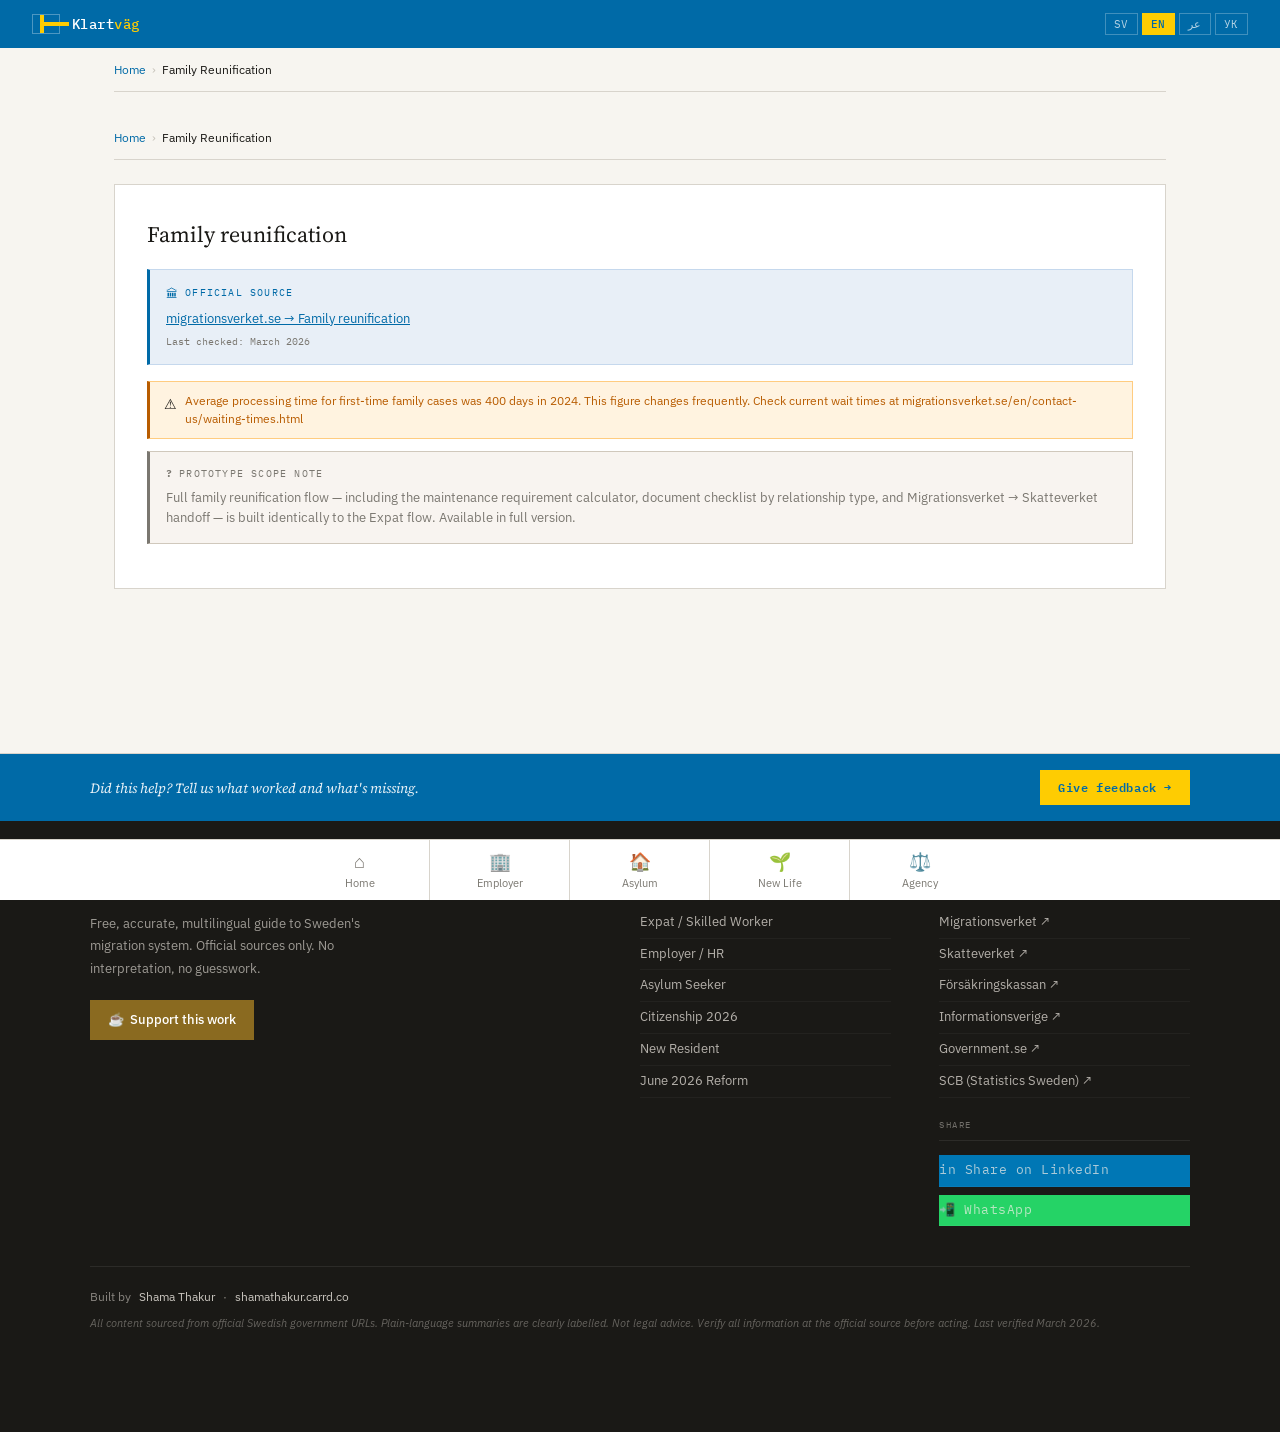
<file: family.html>
<!DOCTYPE html>
<html lang="en">
<head>
<meta charset="UTF-8">
<meta name="viewport" content="width=device-width, initial-scale=1.0">
<title>Family Reunification — Klartväg</title>
<meta name="description" content="Family reunification in Sweden. 400-day wait times, what to do while waiting, official sources.">
<link rel="preconnect" href="https://fonts.googleapis.com">
<link href="https://fonts.googleapis.com/css2?family=Source+Serif+4:ital,opsz,wght@0,8..60,300;0,8..60,400;0,8..60,600;1,8..60,300&family=IBM+Plex+Mono:wght@300;400;500&family=IBM+Plex+Sans:wght@300;400;500&display=swap" rel="stylesheet">
<link rel="stylesheet" href="style.css">
</head>
<body class="lang-en">

<div class="topbar">
  <a href="index.html" class="topbar-logo">
    <div class="topbar-flag"></div>
    <span class="topbar-name">Klart<span>väg</span></span>
  </a>
  <div class="lang-bar">
    <button class="lang-btn" onclick="setLang('sv')">SV</button>
    <button class="lang-btn active" onclick="setLang('en')">EN</button>
    <button class="lang-btn" onclick="setLang('ar')">عر</button>
    <button class="lang-btn" onclick="setLang('uk')">УК</button>
  </div>
</div>


<div class="app page-enter">

<div class="breadcrumb"><a href="index.html" class="bc-item"><span data-lang="en">Home</span><span data-lang="sv">Hem</span></a><span class="bc-sep">›</span><span class="bc-item current"><span data-lang="en">Family Reunification</span><span data-lang="sv">Anhöriginvandring</span></span></div>

<div class="breadcrumb">
      <span class="bc-item" onclick="window.location.href='index.html'">Home</span>
      <span class="bc-sep">›</span>
      <span class="bc-item current">Family Reunification</span>
    </div>
    <div class="situation-block">
      <h2>
        <span data-lang="en">Family reunification</span>
        <span data-lang="sv">Anhöriginvandring</span>
        <span data-lang="ar">لم شمل الأسرة</span>
        <span data-lang="uk">Возз'єднання сім'ї</span>
      </h2>
      <div class="official-source" style="margin-top:16px">
        <div class="official-source-label">Official Source</div>
        <a href="https://www.migrationsverket.se/en/refugees-and-asylum-seekers/family-reunification.html" target="_blank">migrationsverket.se → Family reunification</a>
        <div class="last-checked">Last checked: March 2026</div>
      </div>
      <div class="outdated-warning" style="margin-top:12px">
        <span class="warn-icon">⚠</span>
        <p>
          <span data-lang="en">Average processing time for first-time family cases was 400 days in 2024. This figure changes frequently. Check current wait times at migrationsverket.se/en/contact-us/waiting-times.html</span>
          <span data-lang="sv">Genomsnittlig handläggningstid för nya familjeärenden var 400 dagar 2024. Kontrollera aktuella väntetider på migrationsverket.se.</span>
          <span data-lang="ar">كان متوسط وقت المعالجة لحالات الأسرة الجديدة 400 يوم في 2024. تحقق من أوقات الانتظار الحالية.</span>
          <span data-lang="uk">Середній час розгляду першого сімейного звернення становив 400 днів у 2024 році. Перевірте поточний час очікування.</span>
        </p>
      </div>
      <div class="unknown-box" style="margin-top:12px">
        <div class="unknown-label">Prototype scope note</div>
        <p>
          <span data-lang="en">Full family reunification flow — including the maintenance requirement calculator, document checklist by relationship type, and Migrationsverket → Skatteverket handoff — is built identically to the Expat flow. Available in full version.</span>
          <span data-lang="sv">Fullständigt anhöriginvandringsflöde byggs identiskt med expat-flödet. Tillgängligt i fullständig version.</span>
        </p>
      </div>
    </div>

</div>


<!-- ── SITE FOOTER ── -->
<div class="kv-footer" id="kv-footer">

  <!-- FEEDBACK STRIP -->
  <div class="kv-feedback-strip">
    <div class="kv-feedback-inner">
      <div class="kv-feedback-text">
        <span data-lang="en">Did this help? Tell us what worked and what's missing.</span>
        <span data-lang="sv">Hjälpte det? Berätta vad som fungerade och vad som saknas.</span>
        <span data-lang="ar">هل ساعد هذا؟ أخبرنا بما نجح وما هو مفقود.</span>
        <span data-lang="uk">Це допомогло? Розкажіть, що спрацювало і чого не вистачає.</span>
      </div>
      <a href="https://tally.so/r/LZ0qEG" target="_blank" class="kv-feedback-btn">
        <span data-lang="en">Give feedback →</span>
        <span data-lang="sv">Ge feedback →</span>
        <span data-lang="ar">أعطِ تعليقات ←</span>
        <span data-lang="uk">Залишити відгук →</span>
      </a>
    </div>
  </div>

  <!-- MAIN FOOTER -->
  <div class="kv-footer-main">
    <div class="kv-footer-grid">

      <!-- BRAND -->
      <div class="kv-footer-brand">
        <div class="kv-footer-logo">Klart<span>väg</span></div>
        <p class="kv-footer-tagline">
          <span data-lang="en">Free, accurate, multilingual guide to Sweden's migration system. Official sources only. No interpretation, no guesswork.</span>
          <span data-lang="sv">Gratis, korrekt, flerspråkig guide till Sveriges migrationssystem. Officiella källor. Ingen tolkning.</span>
          <span data-lang="ar">دليل مجاني ودقيق ومتعدد اللغات لنظام الهجرة السويدي. مصادر رسمية فقط.</span>
          <span data-lang="uk">Безкоштовний, точний, багатомовний путівник по шведській міграційній системі. Тільки офіційні джерела.</span>
        </p>
        <!-- KO-FI -->
        <a href="https://ko-fi.com/shamathakur" target="_blank" class="kv-kofi-btn">
          ☕ <span data-lang="en">Support this work</span>
          <span data-lang="sv">Stöd det här arbetet</span>
          <span data-lang="ar">ادعم هذا العمل</span>
          <span data-lang="uk">Підтримайте цю роботу</span>
        </a>
      </div>

      <!-- PAGES -->
      <div class="kv-footer-col">
        <div class="kv-footer-col-label">
          <span data-lang="en">Pages</span>
          <span data-lang="sv">Sidor</span>
          <span data-lang="ar">الصفحات</span>
          <span data-lang="uk">Сторінки</span>
        </div>
        <a href="expat.html">
          <span data-lang="en">Expat / Skilled Worker</span>
          <span data-lang="sv">Expat / Kvalificerad arbetstagare</span>
          <span data-lang="ar">مغترب / عامل ماهر</span>
          <span data-lang="uk">Експат / Кваліфікований працівник</span>
        </a>
        <a href="employer.html">
          <span data-lang="en">Employer / HR</span>
          <span data-lang="sv">Arbetsgivare / HR</span>
          <span data-lang="ar">صاحب عمل</span>
          <span data-lang="uk">Роботодавець</span>
        </a>
        <a href="asylum.html">
          <span data-lang="en">Asylum Seeker</span>
          <span data-lang="sv">Asylsökande</span>
          <span data-lang="ar">طالب لجوء</span>
          <span data-lang="uk">Шукач притулку</span>
        </a>
        <a href="citizenship.html">
          <span data-lang="en">Citizenship 2026</span>
          <span data-lang="sv">Medborgarskap 2026</span>
          <span data-lang="ar">الجنسية 2026</span>
          <span data-lang="uk">Громадянство 2026</span>
        </a>
        <a href="newlife.html">
          <span data-lang="en">New Resident</span>
          <span data-lang="sv">Ny invånare</span>
          <span data-lang="ar">مقيم جديد</span>
          <span data-lang="uk">Новий резидент</span>
        </a>
        <a href="reform.html">
          <span data-lang="en">June 2026 Reform</span>
          <span data-lang="sv">Juni 2026-reformen</span>
          <span data-lang="ar">إصلاح يونيو 2026</span>
          <span data-lang="uk">Реформа червня 2026</span>
        </a>
      </div>

      <!-- SOURCES + SHARE -->
      <div class="kv-footer-col">
        <div class="kv-footer-col-label">
          <span data-lang="en">Official Sources</span>
          <span data-lang="sv">Officiella källor</span>
          <span data-lang="ar">المصادر الرسمية</span>
          <span data-lang="uk">Офіційні джерела</span>
        </div>
        <a href="https://www.migrationsverket.se/en" target="_blank">Migrationsverket ↗</a>
        <a href="https://www.skatteverket.se" target="_blank">Skatteverket ↗</a>
        <a href="https://www.forsakringskassan.se/english" target="_blank">Försäkringskassan ↗</a>
        <a href="https://www.informationsverige.se/en" target="_blank">Informationsverige ↗</a>
        <a href="https://www.government.se" target="_blank">Government.se ↗</a>
        <a href="https://www.scb.se/en" target="_blank">SCB (Statistics Sweden) ↗</a>

        <div class="kv-footer-col-label" style="margin-top:20px">
          <span data-lang="en">Share</span>
          <span data-lang="sv">Dela</span>
          <span data-lang="ar">مشاركة</span>
          <span data-lang="uk">Поділитися</span>
        </div>
        <div class="kv-share-row">
          <a href="https://www.linkedin.com/sharing/share-offsite/?url=https://klartvag.vercel.app" target="_blank" class="kv-share-btn kv-share-li">
            in <span data-lang="en">Share on LinkedIn</span><span data-lang="sv">Dela på LinkedIn</span><span data-lang="ar">شارك على لينكدإن</span><span data-lang="uk">LinkedIn</span>
          </a>
          <a id="kv-wa-share" href="#" target="_blank" class="kv-share-btn kv-share-wa">
            <span data-lang="en">📲 WhatsApp</span>
            <span data-lang="sv">📲 WhatsApp</span>
            <span data-lang="ar">📲 واتساب</span>
            <span data-lang="uk">📲 WhatsApp</span>
          </a>
        </div>
      </div>

    </div>

    <!-- BOTTOM BAR -->
    <div class="kv-footer-bottom">
      <div class="kv-footer-credit">
        <span data-lang="en">Built by</span>
        <span data-lang="sv">Byggt av</span>
        <span data-lang="ar">بناه</span>
        <span data-lang="uk">Створено</span>
        <a href="https://linkedin.com/in/shama-t-b7250632" target="_blank">Shama Thakur</a>
        ·
        <a href="https://shamathakur.carrd.co" target="_blank">shamathakur.carrd.co</a>
      </div>
      <div class="kv-footer-accuracy">
        <span data-lang="en">All content sourced from official Swedish government URLs. Plain-language summaries are clearly labelled. Not legal advice. Verify all information at the official source before acting. Last verified March 2026.</span>
        <span data-lang="sv">Allt innehåll hämtat från officiella svenska myndighets-URL:er. Klarspråkssammanfattningar är tydligt märkta. Inte juridisk rådgivning. Verifiera all information vid den officiella källan. Senast verifierat mars 2026.</span>
        <span data-lang="ar">جميع المحتوى مصدره عناوين URL الحكومية السويدية الرسمية. ليس استشارة قانونية. تحقق من جميع المعلومات في المصدر الرسمي. آخر تحقق: مارس 2026.</span>
        <span data-lang="uk">Весь вміст з офіційних URL шведського уряду. Не є юридичною консультацією. Перевіряйте всю інформацію в офіційному джерелі. Остання перевірка: березень 2026.</span>
      </div>
    </div>

  </div>
</div>

<nav class="bottom-nav">
  <a href="index.html" class="bnav-btn active">
    <span class="bnav-icon">⌂</span>
    <span data-lang="en">Home</span><span data-lang="sv">Hem</span><span data-lang="ar">الرئيسية</span><span data-lang="uk">Головна</span>
  </a>
  <a href="employer.html" class="bnav-btn">
    <span class="bnav-icon">🏢</span>
    <span data-lang="en">Employer</span><span data-lang="sv">Arbetsgivare</span><span data-lang="ar">صاحب عمل</span><span data-lang="uk">Роботодавець</span>
  </a>
  <a href="asylum.html" class="bnav-btn">
    <span class="bnav-icon">🏠</span>
    <span data-lang="en">Asylum</span><span data-lang="sv">Asyl</span><span data-lang="ar">لجوء</span><span data-lang="uk">Притулок</span>
  </a>
  <a href="newlife.html" class="bnav-btn">
    <span class="bnav-icon">🌱</span>
    <span data-lang="en">New Life</span><span data-lang="sv">Nytt liv</span><span data-lang="ar">حياة جديدة</span><span data-lang="uk">Нове життя</span>
  </a>
  <a href="agency.html" class="bnav-btn">
    <span class="bnav-icon">⚖️</span>
    <span data-lang="en">Agency</span><span data-lang="sv">Myndighet</span><span data-lang="ar">وكالة</span><span data-lang="uk">Агентство</span>
  </a>
</nav>

<script src="shared.js"></script>
<script>

// Page-specific JS — chips, steps, employer tools, asylum tools
const answers = {};
function selectChip(el, q, val) {
  el.closest('.option-chips').querySelectorAll('.chip').forEach(c => c.classList.remove('selected'));
  el.classList.add('selected');
  answers[q] = val;
  if (typeof onChipSelect === 'function') onChipSelect(q, val);
  if (typeof checkReady === 'function') checkReady();
  if (typeof checkEmpReady === 'function') checkEmpReady();
}
function toggleStep(id) {
  document.getElementById(id)?.classList.toggle('open');
}

</script>
</body>
</html>
</file>
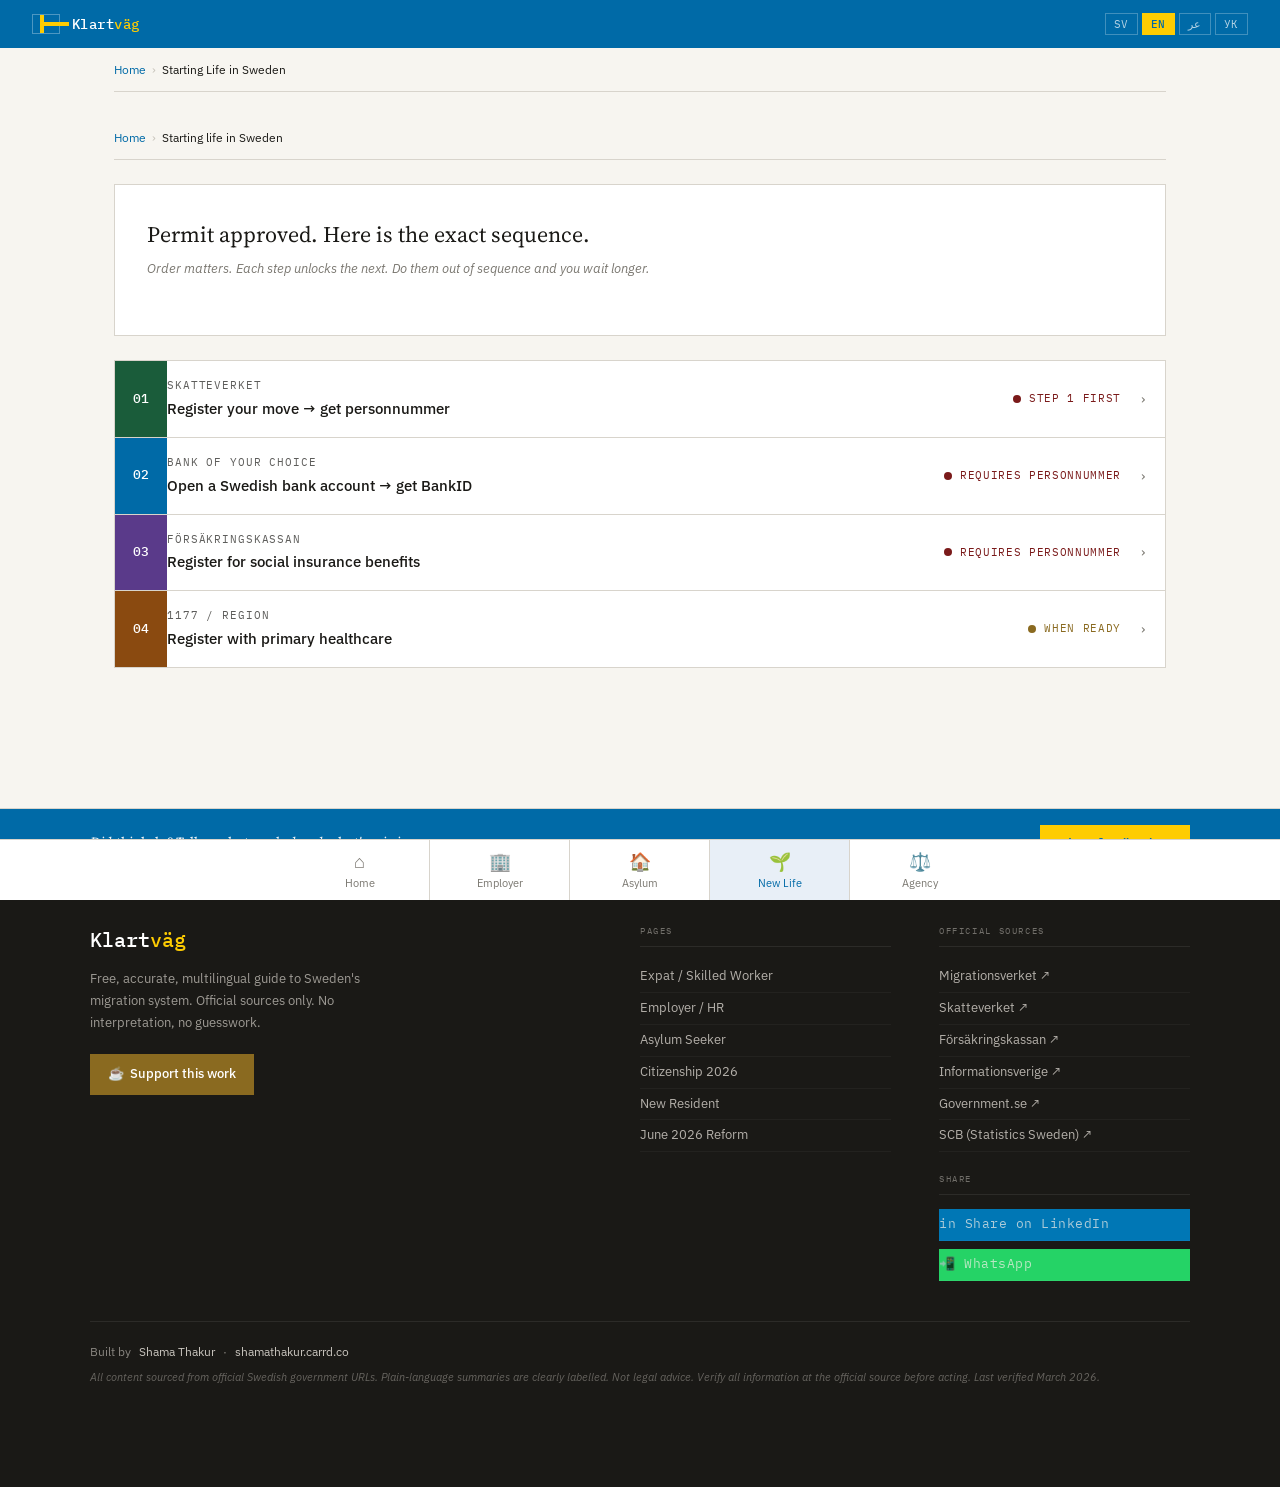
<file: newlife.html>
<!DOCTYPE html>
<html lang="en">
<head>
<meta charset="UTF-8">
<meta name="viewport" content="width=device-width, initial-scale=1.0">
<title>Starting Life in Sweden — Klartväg</title>
<meta name="description" content="Permit approved. The exact sequence: personnummer, BankID, Försäkringskassan, healthcare — in the right order.">
<link rel="preconnect" href="https://fonts.googleapis.com">
<link href="https://fonts.googleapis.com/css2?family=Source+Serif+4:ital,opsz,wght@0,8..60,300;0,8..60,400;0,8..60,600;1,8..60,300&family=IBM+Plex+Mono:wght@300;400;500&family=IBM+Plex+Sans:wght@300;400;500&display=swap" rel="stylesheet">
<link rel="stylesheet" href="style.css">
</head>
<body class="lang-en">

<div class="topbar">
  <a href="index.html" class="topbar-logo">
    <div class="topbar-flag"></div>
    <span class="topbar-name">Klart<span>väg</span></span>
  </a>
  <div class="lang-bar">
    <button class="lang-btn" onclick="setLang('sv')">SV</button>
    <button class="lang-btn active" onclick="setLang('en')">EN</button>
    <button class="lang-btn" onclick="setLang('ar')">عر</button>
    <button class="lang-btn" onclick="setLang('uk')">УК</button>
  </div>
</div>


<div class="app page-enter">

<div class="breadcrumb"><a href="index.html" class="bc-item"><span data-lang="en">Home</span><span data-lang="sv">Hem</span><span data-lang="ar">الرئيسية</span><span data-lang="uk">Головна</span></a><span class="bc-sep">›</span><span class="bc-item current"><span data-lang="en">Starting Life in Sweden</span><span data-lang="sv">Börja livet i Sverige</span><span data-lang="ar">بدء الحياة في السويد</span><span data-lang="uk">Початок життя у Швеції</span></span></div>

<div class="breadcrumb">
      <span class="bc-item" onclick="window.location.href='index.html'">
        <span data-lang="en">Home</span><span data-lang="sv">Hem</span><span data-lang="ar">الرئيسية</span><span data-lang="uk">Головна</span>
      </span>
      <span class="bc-sep">›</span>
      <span class="bc-item current">
        <span data-lang="en">Starting life in Sweden</span><span data-lang="sv">Börja livet i Sverige</span><span data-lang="ar">بدء الحياة في السويد</span><span data-lang="uk">Початок життя у Швеції</span>
      </span>
    </div>

    <div class="situation-block">
      <h2>
        <span data-lang="en">Permit approved. Here is the exact sequence.</span>
        <span data-lang="sv">Tillstånd godkänt. Här är den exakta ordningsföljden.</span>
        <span data-lang="ar">تمت الموافقة على التصريح. إليك التسلسل الدقيق.</span>
        <span data-lang="uk">Дозвіл схвалено. Ось точна послідовність.</span>
      </h2>
      <div class="sv-label">
        <span data-lang="en">Order matters. Each step unlocks the next. Do them out of sequence and you wait longer.</span>
        <span data-lang="sv">Ordningen spelar roll. Varje steg låser upp nästa. Gör dem i fel ordning och du väntar längre.</span>
        <span data-lang="ar">الترتيب مهم. كل خطوة تفتح التالية. افعلها خارج التسلسل وستنتظر أطول.</span>
        <span data-lang="uk">Порядок має значення. Кожен крок відкриває наступний.</span>
      </div>
    </div>

    <div class="steps-container">

      <div class="step-card" id="nl1">
        <div class="step-header" onclick="toggleStep('nl1')">
          <div class="step-num" style="background:#1a5c3a">01</div>
          <div class="step-agency-tag">
            <div class="step-agency-name">Skatteverket</div>
            <div class="step-title-main">
              <span data-lang="en">Register your move → get personnummer</span>
              <span data-lang="sv">Folkbokför dig → få personnummer</span>
              <span data-lang="ar">سجّل انتقالك ← احصل على رقم شخصي</span>
              <span data-lang="uk">Зареєструй переїзд → отримай personnummer</span>
            </div>
          </div>
          <div class="step-status">
            <div class="status-dot required"></div>
            <div class="status-text" style="color:#7a1a1a">Step 1 first</div>
          </div>
          <div class="step-chevron">›</div>
        </div>
        <div class="step-body">
          <div class="official-source">
            <div class="official-source-label">Official Source — Skatteverket</div>
            <a href="https://www.skatteverket.se/privat/folkbokforing/nyanlandisverige.4.7be5268414bea064694f30.html" target="_blank">skatteverket.se → Folkbokföring → Nyanlända i Sverige</a>
            <div class="last-checked">Last checked: March 2026</div>
          </div>
          <div class="plain-language">
            <div class="plain-language-label">Plain language</div>
            <p>
              <span data-lang="en">Visit a Skatteverket office in person with: your passport, your residence permit card (the physical card from Migrationsverket), and proof of your Swedish address. You cannot do this online. You must go in person.</span>
              <span data-lang="sv">Besök ett Skatteverket-kontor personligen med: ditt pass, ditt uppehållstillståndskort och bevis på din svenska adress. Du kan inte göra detta online.</span>
              <span data-lang="ar">قم بزيارة مكتب Skatteverket شخصياً مع: جواز سفرك، بطاقة إقامتك، وإثبات عنوانك السويدي. لا يمكنك فعل هذا عبر الإنترنت.</span>
              <span data-lang="uk">Відвідайте офіс Skatteverket особисто з: паспортом, карткою дозволу на проживання та підтвердженням шведської адреси. Онлайн це зробити неможливо.</span>
            </p>
            <div class="plain-language-disclaimer">Simplified. Verify current requirements at the official Skatteverket link above.</div>
          </div>
          <div class="unknown-box">
            <div class="unknown-label">Processing time — not estimated here</div>
            <p>
              <span data-lang="en">Klartväg does not provide personnummer processing time estimates. These vary by office and volume. Check skatteverket.se directly or call 0771-567 567.</span>
              <span data-lang="sv">Klartväg anger inte handläggningstider för personnummer. Kontrollera hos Skatteverket direkt.</span>
              <span data-lang="ar">لا يقدم كلارتفاغ تقديرات لوقت معالجة الرقم الشخصي. تحقق من Skatteverket مباشرة.</span>
              <span data-lang="uk">Klartväg не надає оцінок часу обробки personnummer. Перевіряйте безпосередньо на Skatteverket.</span>
            </p>
          </div>
        </div>
      </div>

      <div class="step-card" id="nl2">
        <div class="step-header" onclick="toggleStep('nl2')">
          <div class="step-num" style="background:#006AA7">02</div>
          <div class="step-agency-tag">
            <div class="step-agency-name">Bank of your choice</div>
            <div class="step-title-main">
              <span data-lang="en">Open a Swedish bank account → get BankID</span>
              <span data-lang="sv">Öppna bankkonto → skaffa BankID</span>
              <span data-lang="ar">افتح حساباً بنكياً → احصل على BankID</span>
              <span data-lang="uk">Відкрий банківський рахунок → отримай BankID</span>
            </div>
          </div>
          <div class="step-status">
            <div class="status-dot required"></div>
            <div class="status-text" style="color:#7a1a1a">Requires personnummer</div>
          </div>
          <div class="step-chevron">›</div>
        </div>
        <div class="step-body">
          <div class="plain-language">
            <div class="plain-language-label">Plain language</div>
            <p>
              <span data-lang="en">Most Swedish banks require a personnummer to open an account. Once you have the account, you can apply for BankID — the digital identity used for almost every Swedish online service, government portal, and contract signing.</span>
              <span data-lang="sv">De flesta svenska banker kräver personnummer för att öppna konto. Med kontot kan du ansöka om BankID — den digitala identiteten som används för nästan alla svenska onlinetjänster.</span>
              <span data-lang="ar">تتطلب معظم البنوك السويدية رقماً شخصياً لفتح حساب. بمجرد حصولك على الحساب، يمكنك التقدم للحصول على BankID.</span>
              <span data-lang="uk">Більшість шведських банків вимагають personnummer для відкриття рахунку. Після цього можна отримати BankID.</span>
            </p>
            <div class="plain-language-disclaimer">Simplified. Bank policies vary. Contact your chosen bank directly for current requirements.</div>
          </div>
          <div class="unknown-box">
            <div class="unknown-label">Which bank to use — outside scope</div>
            <p>
              <span data-lang="en">Klartväg does not recommend specific banks. This is a personal financial decision. Konsumenternas.se provides neutral bank comparison information.</span>
              <span data-lang="sv">Klartväg rekommenderar inte specifika banker. Konsumenternas.se ger neutral bankinformation.</span>
              <span data-lang="ar">لا يوصي كلارتفاغ ببنوك محددة. Konsumenternas.se يوفر معلومات مقارنة محايدة.</span>
              <span data-lang="uk">Klartväg не рекомендує конкретні банки. Konsumenternas.se надає нейтральну порівняльну інформацію.</span>
            </p>
          </div>
        </div>
      </div>

      <div class="step-card" id="nl3">
        <div class="step-header" onclick="toggleStep('nl3')">
          <div class="step-num" style="background:#5a3a8a">03</div>
          <div class="step-agency-tag">
            <div class="step-agency-name">Försäkringskassan</div>
            <div class="step-title-main">
              <span data-lang="en">Register for social insurance benefits</span>
              <span data-lang="sv">Anmäl dig till Försäkringskassan</span>
              <span data-lang="ar">التسجيل في التأمين الاجتماعي</span>
              <span data-lang="uk">Реєстрація у Försäkringskassan</span>
            </div>
          </div>
          <div class="step-status">
            <div class="status-dot required"></div>
            <div class="status-text" style="color:#7a1a1a">Requires personnummer</div>
          </div>
          <div class="step-chevron">›</div>
        </div>
        <div class="step-body">
          <div class="official-source">
            <div class="official-source-label">Official Source — Försäkringskassan</div>
            <a href="https://www.forsakringskassan.se/english/new-in-sweden" target="_blank">forsakringskassan.se/english → New in Sweden</a>
            <div class="last-checked">Last checked: March 2026</div>
          </div>
          <div class="handoff-box" style="margin-top:12px">
            <div class="handoff-arrow">ℹ️</div>
            <div class="handoff-content">
              <div class="handoff-label">Does not happen automatically</div>
              <div class="handoff-text">
                <span data-lang="en">FK does not know you exist until you register. Getting a personnummer does not automatically enrol you. You must contact FK separately — online via BankID, by phone at 0771-524 524, or in person.</span>
                <span data-lang="sv">FK vet inte att du finns förrän du registrerar dig. Att få personnummer registrerar dig inte automatiskt. Du måste kontakta FK separat.</span>
                <span data-lang="ar">لا تعرف FK بوجودك حتى تسجل. الحصول على رقم شخصي لا يسجلك تلقائياً. يجب عليك الاتصال بـ FK بشكل منفصل.</span>
                <span data-lang="uk">FK не знає про вас до реєстрації. Отримання personnummer не зараховує вас автоматично.</span>
              </div>
            </div>
          </div>
        </div>
      </div>

      <div class="step-card" id="nl4">
        <div class="step-header" onclick="toggleStep('nl4')">
          <div class="step-num" style="background:#8a4a10">04</div>
          <div class="step-agency-tag">
            <div class="step-agency-name">1177 / Region</div>
            <div class="step-title-main">
              <span data-lang="en">Register with primary healthcare</span>
              <span data-lang="sv">Anmäl dig till vårdcentral</span>
              <span data-lang="ar">التسجيل في الرعاية الصحية الأولية</span>
              <span data-lang="uk">Реєстрація у системі охорони здоров'я</span>
            </div>
          </div>
          <div class="step-status">
            <div class="status-dot optional"></div>
            <div class="status-text" style="color:#8a6a20">When ready</div>
          </div>
          <div class="step-chevron">›</div>
        </div>
        <div class="step-body">
          <div class="official-source">
            <div class="official-source-label">Official Source — 1177 Vårdguiden</div>
            <a href="https://www.1177.se/en/your-health-and-care/find-care/choose-a-primary-care-provider/" target="_blank">1177.se/en → Choose a primary care provider</a>
            <div class="last-checked">Last checked: March 2026</div>
          </div>
          <div class="plain-language">
            <div class="plain-language-label">Plain language</div>
            <p>
              <span data-lang="en">You can choose any public healthcare centre (vårdcentral) in Sweden. You do not have to choose one close to home. Search via 1177.se. Most regions accept registration via BankID online or in person.</span>
              <span data-lang="sv">Du kan välja vilken vårdcentral som helst i Sverige. Sök via 1177.se. De flesta regioner accepterar registrering via BankID online eller personligen.</span>
              <span data-lang="ar">يمكنك اختيار أي مركز رعاية صحية عامة في السويد. ابحث عبر 1177.se.</span>
              <span data-lang="uk">Ви можете обрати будь-який державний медичний центр у Швеції. Пошук через 1177.se.</span>
            </p>
            <div class="plain-language-disclaimer">Simplified. Healthcare rules vary by region. Verify at 1177.se for your specific region.</div>
          </div>
        </div>
      </div>

    </div>

</div>


<!-- ── SITE FOOTER ── -->
<div class="kv-footer" id="kv-footer">

  <!-- FEEDBACK STRIP -->
  <div class="kv-feedback-strip">
    <div class="kv-feedback-inner">
      <div class="kv-feedback-text">
        <span data-lang="en">Did this help? Tell us what worked and what's missing.</span>
        <span data-lang="sv">Hjälpte det? Berätta vad som fungerade och vad som saknas.</span>
        <span data-lang="ar">هل ساعد هذا؟ أخبرنا بما نجح وما هو مفقود.</span>
        <span data-lang="uk">Це допомогло? Розкажіть, що спрацювало і чого не вистачає.</span>
      </div>
      <a href="https://tally.so/r/LZ0qEG" target="_blank" class="kv-feedback-btn">
        <span data-lang="en">Give feedback →</span>
        <span data-lang="sv">Ge feedback →</span>
        <span data-lang="ar">أعطِ تعليقات ←</span>
        <span data-lang="uk">Залишити відгук →</span>
      </a>
    </div>
  </div>

  <!-- MAIN FOOTER -->
  <div class="kv-footer-main">
    <div class="kv-footer-grid">

      <!-- BRAND -->
      <div class="kv-footer-brand">
        <div class="kv-footer-logo">Klart<span>väg</span></div>
        <p class="kv-footer-tagline">
          <span data-lang="en">Free, accurate, multilingual guide to Sweden's migration system. Official sources only. No interpretation, no guesswork.</span>
          <span data-lang="sv">Gratis, korrekt, flerspråkig guide till Sveriges migrationssystem. Officiella källor. Ingen tolkning.</span>
          <span data-lang="ar">دليل مجاني ودقيق ومتعدد اللغات لنظام الهجرة السويدي. مصادر رسمية فقط.</span>
          <span data-lang="uk">Безкоштовний, точний, багатомовний путівник по шведській міграційній системі. Тільки офіційні джерела.</span>
        </p>
        <!-- KO-FI -->
        <a href="https://ko-fi.com/shamathakur" target="_blank" class="kv-kofi-btn">
          ☕ <span data-lang="en">Support this work</span>
          <span data-lang="sv">Stöd det här arbetet</span>
          <span data-lang="ar">ادعم هذا العمل</span>
          <span data-lang="uk">Підтримайте цю роботу</span>
        </a>
      </div>

      <!-- PAGES -->
      <div class="kv-footer-col">
        <div class="kv-footer-col-label">
          <span data-lang="en">Pages</span>
          <span data-lang="sv">Sidor</span>
          <span data-lang="ar">الصفحات</span>
          <span data-lang="uk">Сторінки</span>
        </div>
        <a href="expat.html">
          <span data-lang="en">Expat / Skilled Worker</span>
          <span data-lang="sv">Expat / Kvalificerad arbetstagare</span>
          <span data-lang="ar">مغترب / عامل ماهر</span>
          <span data-lang="uk">Експат / Кваліфікований працівник</span>
        </a>
        <a href="employer.html">
          <span data-lang="en">Employer / HR</span>
          <span data-lang="sv">Arbetsgivare / HR</span>
          <span data-lang="ar">صاحب عمل</span>
          <span data-lang="uk">Роботодавець</span>
        </a>
        <a href="asylum.html">
          <span data-lang="en">Asylum Seeker</span>
          <span data-lang="sv">Asylsökande</span>
          <span data-lang="ar">طالب لجوء</span>
          <span data-lang="uk">Шукач притулку</span>
        </a>
        <a href="citizenship.html">
          <span data-lang="en">Citizenship 2026</span>
          <span data-lang="sv">Medborgarskap 2026</span>
          <span data-lang="ar">الجنسية 2026</span>
          <span data-lang="uk">Громадянство 2026</span>
        </a>
        <a href="newlife.html">
          <span data-lang="en">New Resident</span>
          <span data-lang="sv">Ny invånare</span>
          <span data-lang="ar">مقيم جديد</span>
          <span data-lang="uk">Новий резидент</span>
        </a>
        <a href="reform.html">
          <span data-lang="en">June 2026 Reform</span>
          <span data-lang="sv">Juni 2026-reformen</span>
          <span data-lang="ar">إصلاح يونيو 2026</span>
          <span data-lang="uk">Реформа червня 2026</span>
        </a>
      </div>

      <!-- SOURCES + SHARE -->
      <div class="kv-footer-col">
        <div class="kv-footer-col-label">
          <span data-lang="en">Official Sources</span>
          <span data-lang="sv">Officiella källor</span>
          <span data-lang="ar">المصادر الرسمية</span>
          <span data-lang="uk">Офіційні джерела</span>
        </div>
        <a href="https://www.migrationsverket.se/en" target="_blank">Migrationsverket ↗</a>
        <a href="https://www.skatteverket.se" target="_blank">Skatteverket ↗</a>
        <a href="https://www.forsakringskassan.se/english" target="_blank">Försäkringskassan ↗</a>
        <a href="https://www.informationsverige.se/en" target="_blank">Informationsverige ↗</a>
        <a href="https://www.government.se" target="_blank">Government.se ↗</a>
        <a href="https://www.scb.se/en" target="_blank">SCB (Statistics Sweden) ↗</a>

        <div class="kv-footer-col-label" style="margin-top:20px">
          <span data-lang="en">Share</span>
          <span data-lang="sv">Dela</span>
          <span data-lang="ar">مشاركة</span>
          <span data-lang="uk">Поділитися</span>
        </div>
        <div class="kv-share-row">
          <a href="https://www.linkedin.com/sharing/share-offsite/?url=https://klartvag.vercel.app" target="_blank" class="kv-share-btn kv-share-li">
            in <span data-lang="en">Share on LinkedIn</span><span data-lang="sv">Dela på LinkedIn</span><span data-lang="ar">شارك على لينكدإن</span><span data-lang="uk">LinkedIn</span>
          </a>
          <a id="kv-wa-share" href="#" target="_blank" class="kv-share-btn kv-share-wa">
            <span data-lang="en">📲 WhatsApp</span>
            <span data-lang="sv">📲 WhatsApp</span>
            <span data-lang="ar">📲 واتساب</span>
            <span data-lang="uk">📲 WhatsApp</span>
          </a>
        </div>
      </div>

    </div>

    <!-- BOTTOM BAR -->
    <div class="kv-footer-bottom">
      <div class="kv-footer-credit">
        <span data-lang="en">Built by</span>
        <span data-lang="sv">Byggt av</span>
        <span data-lang="ar">بناه</span>
        <span data-lang="uk">Створено</span>
        <a href="https://linkedin.com/in/shama-t-b7250632" target="_blank">Shama Thakur</a>
        ·
        <a href="https://shamathakur.carrd.co" target="_blank">shamathakur.carrd.co</a>
      </div>
      <div class="kv-footer-accuracy">
        <span data-lang="en">All content sourced from official Swedish government URLs. Plain-language summaries are clearly labelled. Not legal advice. Verify all information at the official source before acting. Last verified March 2026.</span>
        <span data-lang="sv">Allt innehåll hämtat från officiella svenska myndighets-URL:er. Klarspråkssammanfattningar är tydligt märkta. Inte juridisk rådgivning. Verifiera all information vid den officiella källan. Senast verifierat mars 2026.</span>
        <span data-lang="ar">جميع المحتوى مصدره عناوين URL الحكومية السويدية الرسمية. ليس استشارة قانونية. تحقق من جميع المعلومات في المصدر الرسمي. آخر تحقق: مارس 2026.</span>
        <span data-lang="uk">Весь вміст з офіційних URL шведського уряду. Не є юридичною консультацією. Перевіряйте всю інформацію в офіційному джерелі. Остання перевірка: березень 2026.</span>
      </div>
    </div>

  </div>
</div>

<nav class="bottom-nav">
  <a href="index.html" class="bnav-btn">
    <span class="bnav-icon">⌂</span>
    <span data-lang="en">Home</span><span data-lang="sv">Hem</span><span data-lang="ar">الرئيسية</span><span data-lang="uk">Головна</span>
  </a>
  <a href="employer.html" class="bnav-btn">
    <span class="bnav-icon">🏢</span>
    <span data-lang="en">Employer</span><span data-lang="sv">Arbetsgivare</span><span data-lang="ar">صاحب عمل</span><span data-lang="uk">Роботодавець</span>
  </a>
  <a href="asylum.html" class="bnav-btn">
    <span class="bnav-icon">🏠</span>
    <span data-lang="en">Asylum</span><span data-lang="sv">Asyl</span><span data-lang="ar">لجوء</span><span data-lang="uk">Притулок</span>
  </a>
  <a href="newlife.html" class="bnav-btn active">
    <span class="bnav-icon">🌱</span>
    <span data-lang="en">New Life</span><span data-lang="sv">Nytt liv</span><span data-lang="ar">حياة جديدة</span><span data-lang="uk">Нове життя</span>
  </a>
  <a href="agency.html" class="bnav-btn">
    <span class="bnav-icon">⚖️</span>
    <span data-lang="en">Agency</span><span data-lang="sv">Myndighet</span><span data-lang="ar">وكالة</span><span data-lang="uk">Агентство</span>
  </a>
</nav>

<script src="shared.js"></script>
<script>

// Page-specific JS — chips, steps, employer tools, asylum tools
const answers = {};
function selectChip(el, q, val) {
  el.closest('.option-chips').querySelectorAll('.chip').forEach(c => c.classList.remove('selected'));
  el.classList.add('selected');
  answers[q] = val;
  if (typeof onChipSelect === 'function') onChipSelect(q, val);
  if (typeof checkReady === 'function') checkReady();
  if (typeof checkEmpReady === 'function') checkEmpReady();
}
function toggleStep(id) {
  document.getElementById(id)?.classList.toggle('open');
}

</script>
</body>
</html>
</file>
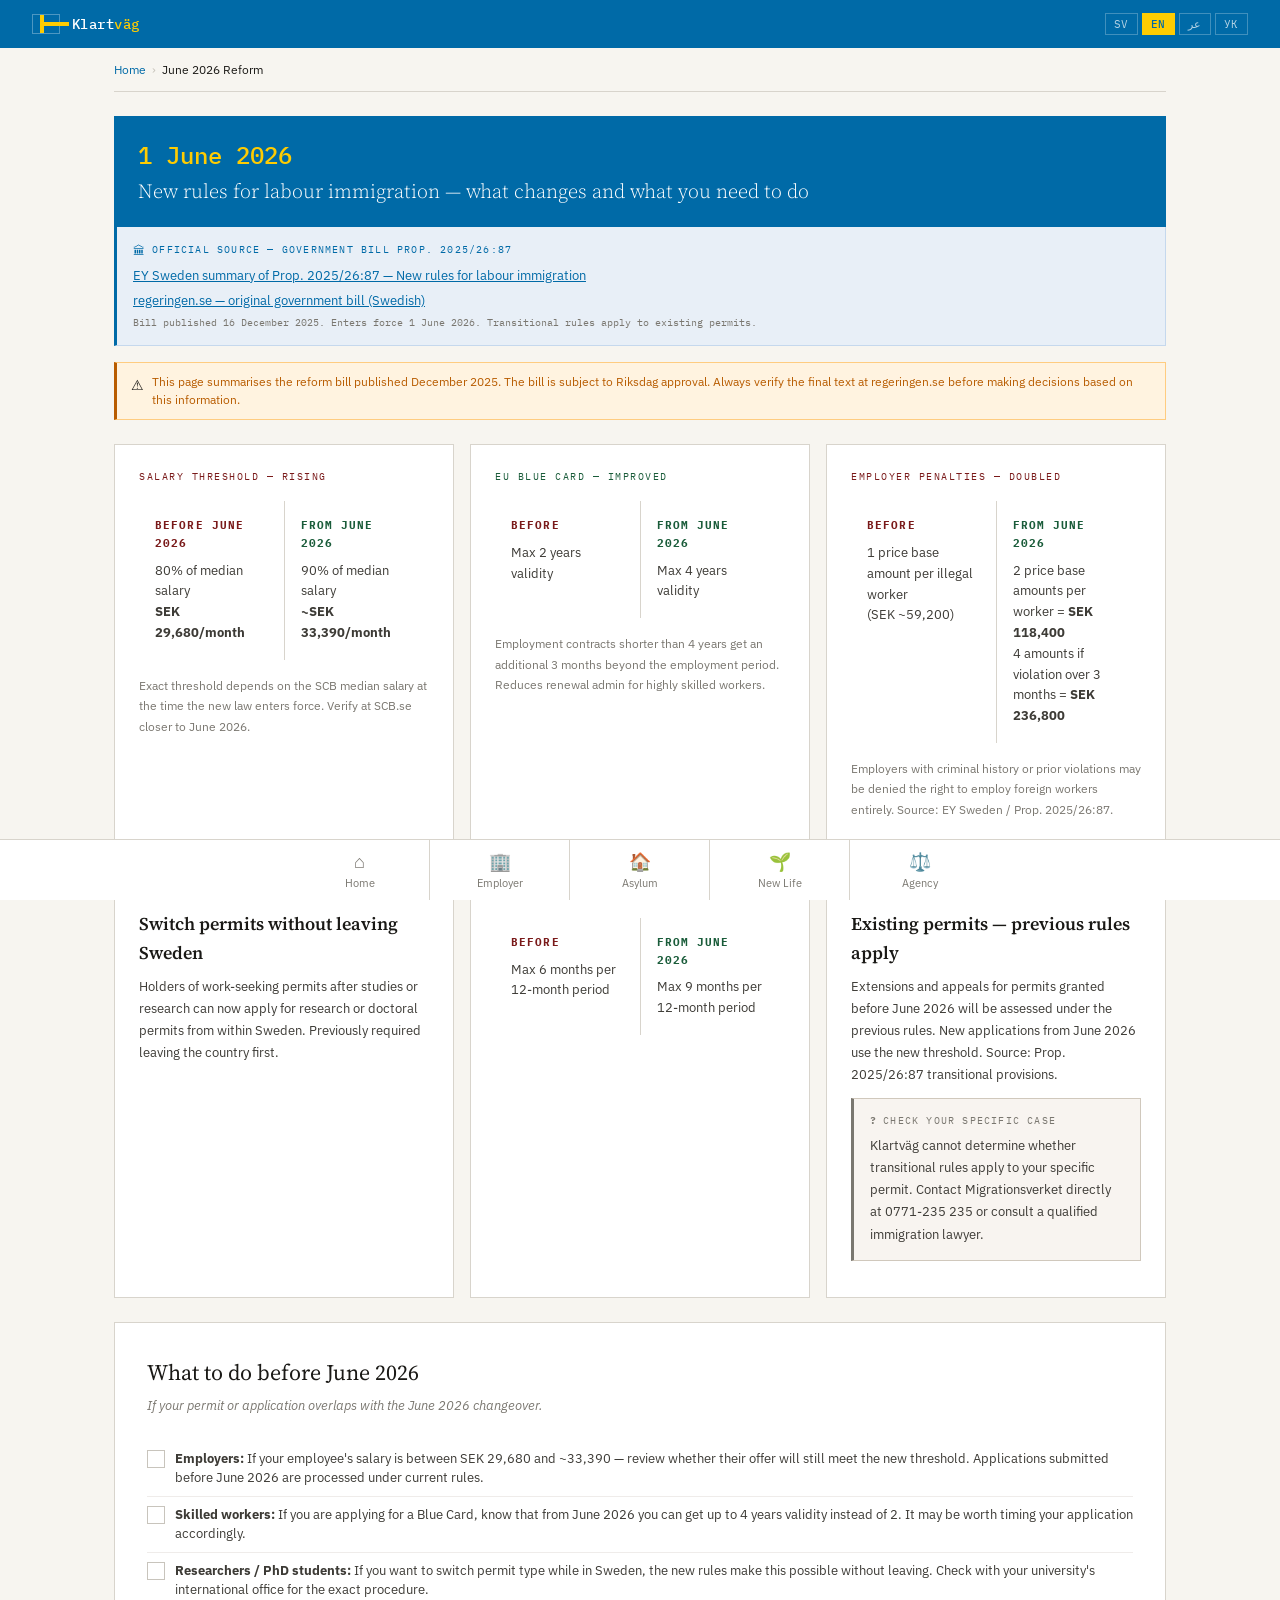
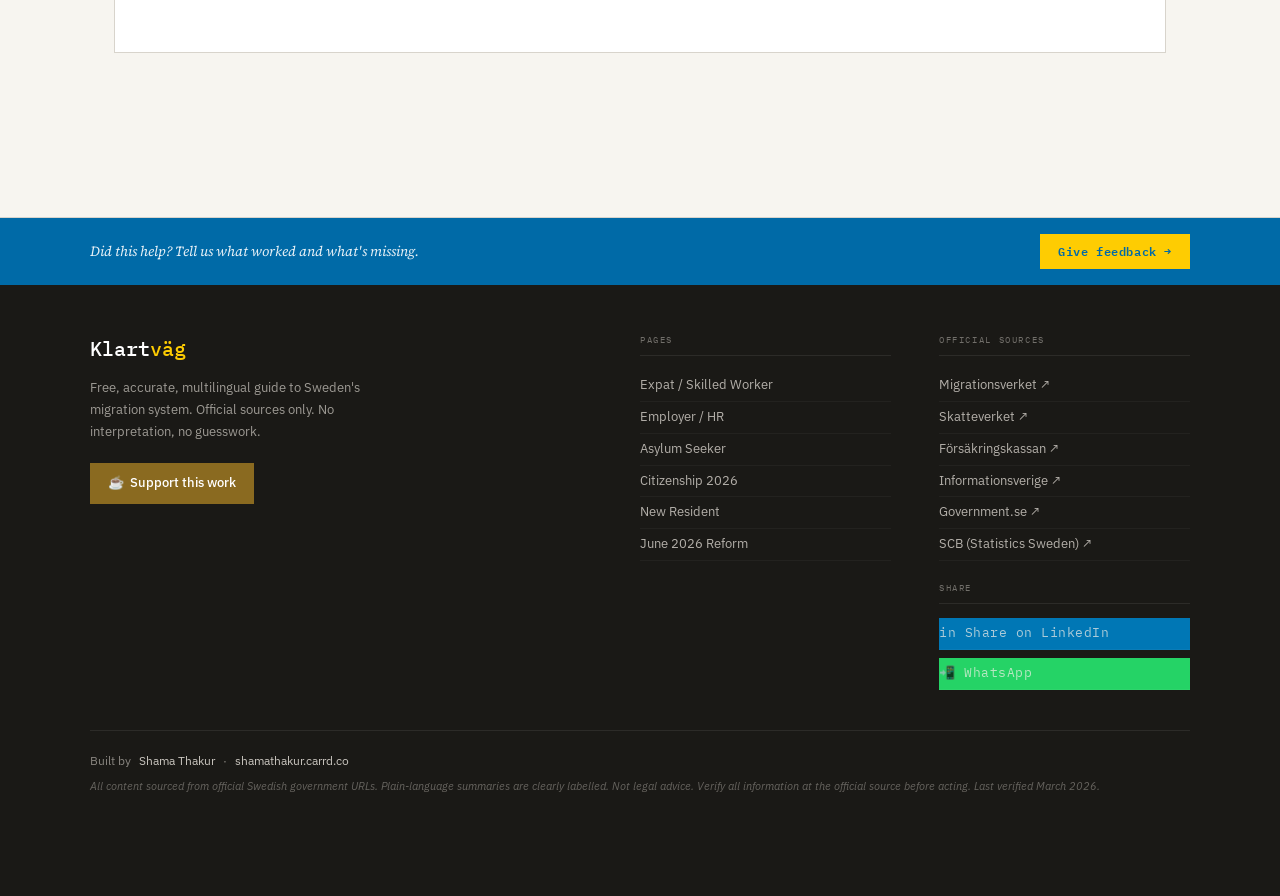
<file: reform.html>
<!DOCTYPE html>
<html lang="en">
<head>
<meta charset="UTF-8">
<meta name="viewport" content="width=device-width, initial-scale=1.0">
<title>June 2026 Labour Immigration Reform — Klartväg</title>
<meta name="description" content="Plain-language guide to Sweden's June 2026 labour immigration reform. What changes, who is affected, what to do now.">
<link rel="preconnect" href="https://fonts.googleapis.com">
<link href="https://fonts.googleapis.com/css2?family=Source+Serif+4:ital,opsz,wght@0,8..60,300;0,8..60,400;0,8..60,600;1,8..60,300&family=IBM+Plex+Mono:wght@300;400;500&family=IBM+Plex+Sans:wght@300;400;500&display=swap" rel="stylesheet">
<link rel="stylesheet" href="style.css">
<style>
.reform-grid { display: grid; grid-template-columns: repeat(auto-fit, minmax(280px, 1fr)); gap: 16px; margin: 24px 0; }
.reform-card { background: white; border: 1px solid var(--border); padding: 24px; }
.reform-card-label { font-size: 10px; font-family: 'IBM Plex Mono', monospace; letter-spacing: 0.15em; text-transform: uppercase; margin-bottom: 8px; }
.reform-card h3 { font-family: 'Source Serif 4', serif; font-size: 18px; font-weight: 600; margin-bottom: 8px; color: var(--ink); }
.reform-card p { font-size: 13px; color: var(--ink2); line-height: 1.7; }
.reform-card .change-tag { display: inline-block; font-size: 10px; font-family: 'IBM Plex Mono', monospace; padding: 2px 8px; margin-bottom: 10px; }
.before-after { display: grid; grid-template-columns: 1fr 1fr; gap: 1px; background: var(--border); margin: 16px 0; }
.ba-col { background: white; padding: 16px; }
.ba-col h4 { font-size: 11px; font-family: 'IBM Plex Mono', monospace; letter-spacing: 0.1em; text-transform: uppercase; margin-bottom: 8px; }
.ba-col.before h4 { color: var(--red); }
.ba-col.after h4 { color: var(--green); }
.ba-col p { font-size: 13px; line-height: 1.6; }
.timeline-bar { background: var(--swedish-blue); color: white; padding: 20px 24px; margin-bottom: 0; }
.timeline-bar h2 { font-family: 'Source Serif 4', serif; font-size: 20px; font-weight: 300; }
.timeline-bar .date { font-family: 'IBM Plex Mono', monospace; font-size: 24px; font-weight: 500; color: var(--swedish-yellow); }
</style>
</head>
<body class="lang-en">

<div class="topbar">
  <a href="index.html" class="topbar-logo">
    <div class="topbar-flag"></div>
    <span class="topbar-name">Klart<span>väg</span></span>
  </a>
  <div class="lang-bar">
    <button class="lang-btn" onclick="setLang('sv')">SV</button>
    <button class="lang-btn active" onclick="setLang('en')">EN</button>
    <button class="lang-btn" onclick="setLang('ar')">عر</button>
    <button class="lang-btn" onclick="setLang('uk')">УК</button>
  </div>
</div>

<div class="app page-enter">

  <div class="breadcrumb">
    <a href="index.html" class="bc-item">
      <span data-lang="en">Home</span><span data-lang="sv">Hem</span><span data-lang="ar">الرئيسية</span><span data-lang="uk">Головна</span>
    </a>
    <span class="bc-sep">›</span>
    <span class="bc-item current">
      <span data-lang="en">June 2026 Reform</span><span data-lang="sv">Juni 2026-reformen</span><span data-lang="ar">إصلاح يونيو 2026</span><span data-lang="uk">Реформа червня 2026</span>
    </span>
  </div>

  <div class="timeline-bar" style="margin-bottom:0">
    <div class="date">1 June 2026</div>
    <h2>
      <span data-lang="en">New rules for labour immigration — what changes and what you need to do</span>
      <span data-lang="sv">Nya regler för arbetskraftsinvandring — vad som förändras och vad du behöver göra</span>
      <span data-lang="ar">قواعد جديدة للهجرة العمالية — ما الذي يتغير وما تحتاج إلى فعله</span>
      <span data-lang="uk">Нові правила трудової міграції — що змінюється і що вам потрібно зробити</span>
    </h2>
  </div>

  <div class="official-source" style="margin-top:0; border-top:none">
    <div class="official-source-label">
      <span data-lang="en">Official Source — Government Bill Prop. 2025/26:87</span>
      <span data-lang="sv">Officiell källa — Prop. 2025/26:87</span>
    </div>
    <a href="https://www.ey.com/en_se/insights/tax/new-rules-for-labor-immigration-from-june-2026" target="_blank">EY Sweden summary of Prop. 2025/26:87 — New rules for labour immigration</a>
    <a href="https://www.regeringen.se" target="_blank">regeringen.se — original government bill (Swedish)</a>
    <div class="last-checked">
      <span data-lang="en">Bill published 16 December 2025. Enters force 1 June 2026. Transitional rules apply to existing permits.</span>
      <span data-lang="sv">Proposition publicerad 16 december 2025. Träder i kraft 1 juni 2026. Övergångsregler gäller för befintliga tillstånd.</span>
    </div>
  </div>

  <div class="outdated-warning" style="margin-top:0">
    <span class="warn-icon">⚠</span>
    <p>
      <span data-lang="en">This page summarises the reform bill published December 2025. The bill is subject to Riksdag approval. Always verify the final text at regeringen.se before making decisions based on this information.</span>
      <span data-lang="sv">Denna sida sammanfattar reformpropositionen publicerad december 2025. Propositionen kräver riksdagsgodkännande. Verifiera alltid den slutliga texten på regeringen.se.</span>
      <span data-lang="ar">تلخص هذه الصفحة مشروع قانون الإصلاح المنشور في ديسمبر 2025. تحقق دائماً من النص النهائي.</span>
      <span data-lang="uk">Ця сторінка підсумовує законопроект про реформу, опублікований у грудні 2025 року. Завжди перевіряйте остаточний текст.</span>
    </p>
  </div>

  <div class="reform-grid">

    <div class="reform-card">
      <div class="reform-card-label" style="color:var(--red)">
        <span data-lang="en">Salary threshold — rising</span>
        <span data-lang="sv">Lönetröskel — höjs</span>
        <span data-lang="ar">عتبة الراتب — ترتفع</span>
        <span data-lang="uk">Поріг зарплати — підвищується</span>
      </div>
      <div class="before-after">
        <div class="ba-col before">
          <h4><span data-lang="en">Before June 2026</span><span data-lang="sv">Före juni 2026</span><span data-lang="ar">قبل يونيو 2026</span><span data-lang="uk">До червня 2026</span></h4>
          <p>80% of median salary<br><strong>SEK 29,680/month</strong></p>
        </div>
        <div class="ba-col after">
          <h4><span data-lang="en">From June 2026</span><span data-lang="sv">Från juni 2026</span><span data-lang="ar">من يونيو 2026</span><span data-lang="uk">З червня 2026</span></h4>
          <p>90% of median salary<br><strong>~SEK 33,390/month</strong></p>
        </div>
      </div>
      <p style="font-size:12px; color:var(--ink3); margin-top:8px">
        <span data-lang="en">Exact threshold depends on the SCB median salary at the time the new law enters force. Verify at SCB.se closer to June 2026.</span>
        <span data-lang="sv">Exakt tröskel beror på SCB:s medianlön när lagen träder i kraft. Verifiera på SCB.se närmare juni 2026.</span>
        <span data-lang="ar">يعتمد الحد الدقيق على متوسط راتب SCB. تحقق على SCB.se قريباً من يونيو 2026.</span>
        <span data-lang="uk">Точний поріг залежить від медіанної зарплати SCB. Перевірте на SCB.se ближче до червня 2026.</span>
      </p>
    </div>

    <div class="reform-card">
      <div class="reform-card-label" style="color:var(--green)">
        <span data-lang="en">EU Blue Card — improved</span>
        <span data-lang="sv">EU Blue Card — förbättrat</span>
        <span data-lang="ar">البطاقة الزرقاء الأوروبية — محسّنة</span>
        <span data-lang="uk">EU Blue Card — покращено</span>
      </div>
      <div class="before-after">
        <div class="ba-col before">
          <h4>Before</h4>
          <p>Max 2 years validity</p>
        </div>
        <div class="ba-col after">
          <h4>From June 2026</h4>
          <p>Max 4 years validity</p>
        </div>
      </div>
      <p style="font-size:12px; color:var(--ink3); margin-top:8px">
        <span data-lang="en">Employment contracts shorter than 4 years get an additional 3 months beyond the employment period. Reduces renewal admin for highly skilled workers.</span>
        <span data-lang="sv">Anställningsavtal kortare än 4 år får ytterligare 3 månader utöver anställningsperioden. Minskar förnyelseadmin för högkvalificerade.</span>
        <span data-lang="ar">تحصل العقود الأقصر من 4 سنوات على 3 أشهر إضافية. يقلل من الإدارة لذوي المهارات العالية.</span>
        <span data-lang="uk">Контракти менше 4 років отримують додаткові 3 місяці. Зменшує адміністративне навантаження.</span>
      </p>
    </div>

    <div class="reform-card">
      <div class="reform-card-label" style="color:var(--red)">
        <span data-lang="en">Employer penalties — doubled</span>
        <span data-lang="sv">Arbetsgivarstraff — fördubblade</span>
        <span data-lang="ar">عقوبات أصحاب العمل — مضاعفة</span>
        <span data-lang="uk">Штрафи роботодавців — подвоєно</span>
      </div>
      <div class="before-after">
        <div class="ba-col before">
          <h4>Before</h4>
          <p>1 price base amount per illegal worker<br>(SEK ~59,200)</p>
        </div>
        <div class="ba-col after">
          <h4>From June 2026</h4>
          <p>2 price base amounts per worker = <strong>SEK 118,400</strong><br>4 amounts if violation over 3 months = <strong>SEK 236,800</strong></p>
        </div>
      </div>
      <p style="font-size:12px; color:var(--ink3); margin-top:8px">
        <span data-lang="en">Employers with criminal history or prior violations may be denied the right to employ foreign workers entirely. Source: EY Sweden / Prop. 2025/26:87.</span>
        <span data-lang="sv">Arbetsgivare med brottslig historia kan nekas rätten att anställa utländska arbetstagare helt. Källa: EY Sverige / Prop. 2025/26:87.</span>
        <span data-lang="ar">قد يُحرم أصحاب العمل ذوو التاريخ الإجرامي من حق توظيف عمال أجانب.</span>
        <span data-lang="uk">Роботодавцям з кримінальною історією можуть повністю заборонити наймати іноземних працівників.</span>
      </p>
    </div>

    <div class="reform-card">
      <div class="reform-card-label" style="color:var(--green)">
        <span data-lang="en">Researchers — easier path</span>
        <span data-lang="sv">Forskare — enklare väg</span>
        <span data-lang="ar">الباحثون — مسار أسهل</span>
        <span data-lang="uk">Дослідники — простіший шлях</span>
      </div>
      <h3>
        <span data-lang="en">Switch permits without leaving Sweden</span>
        <span data-lang="sv">Byt tillstånd utan att lämna Sverige</span>
        <span data-lang="ar">تغيير التصاريح دون مغادرة السويد</span>
        <span data-lang="uk">Змінити дозволи, не покидаючи Швецію</span>
      </h3>
      <p>
        <span data-lang="en">Holders of work-seeking permits after studies or research can now apply for research or doctoral permits from within Sweden. Previously required leaving the country first.</span>
        <span data-lang="sv">Innehavare av jobberbjudandetillstånd efter studier eller forskning kan nu ansöka om forsknings- eller doktorandtillstånd inifrån Sverige.</span>
        <span data-lang="ar">يمكن لحاملي تصاريح البحث عن عمل بعد الدراسة الآن التقدم للحصول على تصاريح البحث من داخل السويد.</span>
        <span data-lang="uk">Власники дозволів на пошук роботи після навчання тепер можуть подавати заяви на дослідницькі дозволи зсередини Швеції.</span>
      </p>
    </div>

    <div class="reform-card">
      <div class="reform-card-label" style="color:var(--gold)">
        <span data-lang="en">Seasonal workers — extended</span>
        <span data-lang="sv">Säsongsarbetare — förlängt</span>
        <span data-lang="ar">العمال الموسميون — ممتد</span>
        <span data-lang="uk">Сезонні працівники — розширено</span>
      </div>
      <div class="before-after">
        <div class="ba-col before">
          <h4>Before</h4>
          <p>Max 6 months per 12-month period</p>
        </div>
        <div class="ba-col after">
          <h4>From June 2026</h4>
          <p>Max 9 months per 12-month period</p>
        </div>
      </div>
    </div>

    <div class="reform-card">
      <div class="reform-card-label" style="color:var(--ink3)">
        <span data-lang="en">Transitional rules</span>
        <span data-lang="sv">Övergångsregler</span>
        <span data-lang="ar">قواعد انتقالية</span>
        <span data-lang="uk">Перехідні правила</span>
      </div>
      <h3>
        <span data-lang="en">Existing permits — previous rules apply</span>
        <span data-lang="sv">Befintliga tillstånd — gamla regler gäller</span>
        <span data-lang="ar">التصاريح الحالية — تطبق القواعد السابقة</span>
        <span data-lang="uk">Існуючі дозволи — застосовуються попередні правила</span>
      </h3>
      <p>
        <span data-lang="en">Extensions and appeals for permits granted before June 2026 will be assessed under the previous rules. New applications from June 2026 use the new threshold. Source: Prop. 2025/26:87 transitional provisions.</span>
        <span data-lang="sv">Förlängningar och överklaganden för tillstånd beviljade före juni 2026 bedöms under tidigare regler. Källa: Prop. 2025/26:87.</span>
        <span data-lang="ar">ستُقيَّم تمديدات وطعون التصاريح الممنوحة قبل يونيو 2026 بموجب القواعد السابقة.</span>
        <span data-lang="uk">Продовження та апеляції для дозволів, наданих до червня 2026, будуть оцінюватися за попередніми правилами.</span>
      </p>
      <div class="unknown-box" style="margin-top:12px">
        <div class="unknown-label">
          <span data-lang="en">Check your specific case</span>
          <span data-lang="sv">Kontrollera ditt specifika fall</span>
        </div>
        <p>
          <span data-lang="en">Klartväg cannot determine whether transitional rules apply to your specific permit. Contact Migrationsverket directly at 0771-235 235 or consult a qualified immigration lawyer.</span>
          <span data-lang="sv">Klartväg kan inte avgöra om övergångsreglerna gäller ditt specifika tillstånd. Kontakta Migrationsverket på 0771-235 235.</span>
          <span data-lang="ar">لا يستطيع كلارتفاغ تحديد ما إذا كانت القواعد الانتقالية تنطبق على تصريحك المحدد.</span>
          <span data-lang="uk">Klartväg не може визначити, чи застосовуються до вашого конкретного дозволу перехідні правила.</span>
        </p>
      </div>
    </div>

  </div>

  <!-- WHAT TO DO NOW -->
  <div class="situation-block">
    <h2>
      <span data-lang="en">What to do before June 2026</span>
      <span data-lang="sv">Vad du ska göra före juni 2026</span>
      <span data-lang="ar">ما يجب فعله قبل يونيو 2026</span>
      <span data-lang="uk">Що робити до червня 2026 року</span>
    </h2>
    <div class="sv-label">
      <span data-lang="en">If your permit or application overlaps with the June 2026 changeover.</span>
      <span data-lang="sv">Om ditt tillstånd eller din ansökan sammanfaller med övergången i juni 2026.</span>
      <span data-lang="ar">إذا كان تصريحك أو طلبك يتداخل مع تحول يونيو 2026.</span>
      <span data-lang="uk">Якщо ваш дозвіл або заява збігається з переходом у червні 2026 року.</span>
    </div>
    <ul class="checklist">
      <li>
        <div class="check-box" onclick="this.classList.toggle('checked')"></div>
        <span>
          <span data-lang="en"><strong>Employers:</strong> If your employee's salary is between SEK 29,680 and ~33,390 — review whether their offer will still meet the new threshold. Applications submitted before June 2026 are processed under current rules.</span>
          <span data-lang="sv"><strong>Arbetsgivare:</strong> Om din anställds lön är mellan 29 680 och ~33 390 kr — granska om erbjudandet uppfyller den nya tröskeln. Ansökningar inlämnade före juni 2026 handläggs under nuvarande regler.</span>
          <span data-lang="ar"><strong>أصحاب العمل:</strong> إذا كان راتب موظفك بين 29,680 و~33,390 كرونة — راجع ما إذا كان العرض سيستوفي العتبة الجديدة.</span>
          <span data-lang="uk"><strong>Роботодавці:</strong> Якщо зарплата вашого співробітника між 29,680 і ~33,390 SEK — перегляньте, чи відповідатиме пропозиція новому порогу.</span>
        </span>
      </li>
      <li>
        <div class="check-box" onclick="this.classList.toggle('checked')"></div>
        <span>
          <span data-lang="en"><strong>Skilled workers:</strong> If you are applying for a Blue Card, know that from June 2026 you can get up to 4 years validity instead of 2. It may be worth timing your application accordingly.</span>
          <span data-lang="sv"><strong>Kvalificerade arbetstagare:</strong> Om du ansöker om Blue Card, vet att du från juni 2026 kan få upp till 4 års giltighetstid istället för 2.</span>
          <span data-lang="ar"><strong>العمال المهرة:</strong> إذا كنت تتقدم بطلب للحصول على Blue Card، اعلم أنك من يونيو 2026 يمكنك الحصول على صلاحية تصل إلى 4 سنوات.</span>
          <span data-lang="uk"><strong>Кваліфіковані працівники:</strong> Якщо ви подаєте заяву на Blue Card, з червня 2026 ви можете отримати до 4 років дійсності.</span>
        </span>
      </li>
      <li>
        <div class="check-box" onclick="this.classList.toggle('checked')"></div>
        <span>
          <span data-lang="en"><strong>Researchers / PhD students:</strong> If you want to switch permit type while in Sweden, the new rules make this possible without leaving. Check with your university's international office for the exact procedure.</span>
          <span data-lang="sv"><strong>Forskare / doktorander:</strong> Om du vill byta tillståndstyp medan du är i Sverige, gör de nya reglerna detta möjligt utan att lämna landet. Kontrollera med ditt universitets internationella kontor.</span>
          <span data-lang="ar"><strong>الباحثون / طلاب الدكتوراه:</strong> إذا كنت تريد تغيير نوع التصريح أثناء وجودك في السويد، تجعل القواعد الجديدة هذا ممكناً دون مغادرة البلاد.</span>
          <span data-lang="uk"><strong>Дослідники / аспіранти:</strong> Якщо ви хочете змінити тип дозволу перебуваючи в Швеції, нові правила уможливлюють це без від'їзду.</span>
        </span>
      </li>
    </ul>
  </div>

</div>


<!-- ── SITE FOOTER ── -->
<div class="kv-footer" id="kv-footer">

  <!-- FEEDBACK STRIP -->
  <div class="kv-feedback-strip">
    <div class="kv-feedback-inner">
      <div class="kv-feedback-text">
        <span data-lang="en">Did this help? Tell us what worked and what's missing.</span>
        <span data-lang="sv">Hjälpte det? Berätta vad som fungerade och vad som saknas.</span>
        <span data-lang="ar">هل ساعد هذا؟ أخبرنا بما نجح وما هو مفقود.</span>
        <span data-lang="uk">Це допомогло? Розкажіть, що спрацювало і чого не вистачає.</span>
      </div>
      <a href="https://tally.so/r/LZ0qEG" target="_blank" class="kv-feedback-btn">
        <span data-lang="en">Give feedback →</span>
        <span data-lang="sv">Ge feedback →</span>
        <span data-lang="ar">أعطِ تعليقات ←</span>
        <span data-lang="uk">Залишити відгук →</span>
      </a>
    </div>
  </div>

  <!-- MAIN FOOTER -->
  <div class="kv-footer-main">
    <div class="kv-footer-grid">

      <!-- BRAND -->
      <div class="kv-footer-brand">
        <div class="kv-footer-logo">Klart<span>väg</span></div>
        <p class="kv-footer-tagline">
          <span data-lang="en">Free, accurate, multilingual guide to Sweden's migration system. Official sources only. No interpretation, no guesswork.</span>
          <span data-lang="sv">Gratis, korrekt, flerspråkig guide till Sveriges migrationssystem. Officiella källor. Ingen tolkning.</span>
          <span data-lang="ar">دليل مجاني ودقيق ومتعدد اللغات لنظام الهجرة السويدي. مصادر رسمية فقط.</span>
          <span data-lang="uk">Безкоштовний, точний, багатомовний путівник по шведській міграційній системі. Тільки офіційні джерела.</span>
        </p>
        <!-- KO-FI -->
        <a href="https://ko-fi.com/shamathakur" target="_blank" class="kv-kofi-btn">
          ☕ <span data-lang="en">Support this work</span>
          <span data-lang="sv">Stöd det här arbetet</span>
          <span data-lang="ar">ادعم هذا العمل</span>
          <span data-lang="uk">Підтримайте цю роботу</span>
        </a>
      </div>

      <!-- PAGES -->
      <div class="kv-footer-col">
        <div class="kv-footer-col-label">
          <span data-lang="en">Pages</span>
          <span data-lang="sv">Sidor</span>
          <span data-lang="ar">الصفحات</span>
          <span data-lang="uk">Сторінки</span>
        </div>
        <a href="expat.html">
          <span data-lang="en">Expat / Skilled Worker</span>
          <span data-lang="sv">Expat / Kvalificerad arbetstagare</span>
          <span data-lang="ar">مغترب / عامل ماهر</span>
          <span data-lang="uk">Експат / Кваліфікований працівник</span>
        </a>
        <a href="employer.html">
          <span data-lang="en">Employer / HR</span>
          <span data-lang="sv">Arbetsgivare / HR</span>
          <span data-lang="ar">صاحب عمل</span>
          <span data-lang="uk">Роботодавець</span>
        </a>
        <a href="asylum.html">
          <span data-lang="en">Asylum Seeker</span>
          <span data-lang="sv">Asylsökande</span>
          <span data-lang="ar">طالب لجوء</span>
          <span data-lang="uk">Шукач притулку</span>
        </a>
        <a href="citizenship.html">
          <span data-lang="en">Citizenship 2026</span>
          <span data-lang="sv">Medborgarskap 2026</span>
          <span data-lang="ar">الجنسية 2026</span>
          <span data-lang="uk">Громадянство 2026</span>
        </a>
        <a href="newlife.html">
          <span data-lang="en">New Resident</span>
          <span data-lang="sv">Ny invånare</span>
          <span data-lang="ar">مقيم جديد</span>
          <span data-lang="uk">Новий резидент</span>
        </a>
        <a href="reform.html">
          <span data-lang="en">June 2026 Reform</span>
          <span data-lang="sv">Juni 2026-reformen</span>
          <span data-lang="ar">إصلاح يونيو 2026</span>
          <span data-lang="uk">Реформа червня 2026</span>
        </a>
      </div>

      <!-- SOURCES + SHARE -->
      <div class="kv-footer-col">
        <div class="kv-footer-col-label">
          <span data-lang="en">Official Sources</span>
          <span data-lang="sv">Officiella källor</span>
          <span data-lang="ar">المصادر الرسمية</span>
          <span data-lang="uk">Офіційні джерела</span>
        </div>
        <a href="https://www.migrationsverket.se/en" target="_blank">Migrationsverket ↗</a>
        <a href="https://www.skatteverket.se" target="_blank">Skatteverket ↗</a>
        <a href="https://www.forsakringskassan.se/english" target="_blank">Försäkringskassan ↗</a>
        <a href="https://www.informationsverige.se/en" target="_blank">Informationsverige ↗</a>
        <a href="https://www.government.se" target="_blank">Government.se ↗</a>
        <a href="https://www.scb.se/en" target="_blank">SCB (Statistics Sweden) ↗</a>

        <div class="kv-footer-col-label" style="margin-top:20px">
          <span data-lang="en">Share</span>
          <span data-lang="sv">Dela</span>
          <span data-lang="ar">مشاركة</span>
          <span data-lang="uk">Поділитися</span>
        </div>
        <div class="kv-share-row">
          <a href="https://www.linkedin.com/sharing/share-offsite/?url=https://klartvag.vercel.app" target="_blank" class="kv-share-btn kv-share-li">
            in <span data-lang="en">Share on LinkedIn</span><span data-lang="sv">Dela på LinkedIn</span><span data-lang="ar">شارك على لينكدإن</span><span data-lang="uk">LinkedIn</span>
          </a>
          <a id="kv-wa-share" href="#" target="_blank" class="kv-share-btn kv-share-wa">
            <span data-lang="en">📲 WhatsApp</span>
            <span data-lang="sv">📲 WhatsApp</span>
            <span data-lang="ar">📲 واتساب</span>
            <span data-lang="uk">📲 WhatsApp</span>
          </a>
        </div>
      </div>

    </div>

    <!-- BOTTOM BAR -->
    <div class="kv-footer-bottom">
      <div class="kv-footer-credit">
        <span data-lang="en">Built by</span>
        <span data-lang="sv">Byggt av</span>
        <span data-lang="ar">بناه</span>
        <span data-lang="uk">Створено</span>
        <a href="https://linkedin.com/in/shama-t-b7250632" target="_blank">Shama Thakur</a>
        ·
        <a href="https://shamathakur.carrd.co" target="_blank">shamathakur.carrd.co</a>
      </div>
      <div class="kv-footer-accuracy">
        <span data-lang="en">All content sourced from official Swedish government URLs. Plain-language summaries are clearly labelled. Not legal advice. Verify all information at the official source before acting. Last verified March 2026.</span>
        <span data-lang="sv">Allt innehåll hämtat från officiella svenska myndighets-URL:er. Klarspråkssammanfattningar är tydligt märkta. Inte juridisk rådgivning. Verifiera all information vid den officiella källan. Senast verifierat mars 2026.</span>
        <span data-lang="ar">جميع المحتوى مصدره عناوين URL الحكومية السويدية الرسمية. ليس استشارة قانونية. تحقق من جميع المعلومات في المصدر الرسمي. آخر تحقق: مارس 2026.</span>
        <span data-lang="uk">Весь вміст з офіційних URL шведського уряду. Не є юридичною консультацією. Перевіряйте всю інформацію в офіційному джерелі. Остання перевірка: березень 2026.</span>
      </div>
    </div>

  </div>
</div>

<nav class="bottom-nav">
  <a href="index.html" class="bnav-btn">
    <span class="bnav-icon">⌂</span>
    <span data-lang="en">Home</span><span data-lang="sv">Hem</span><span data-lang="ar">الرئيسية</span><span data-lang="uk">Головна</span>
  </a>
  <a href="employer.html" class="bnav-btn">
    <span class="bnav-icon">🏢</span>
    <span data-lang="en">Employer</span><span data-lang="sv">Arbetsgivare</span><span data-lang="ar">صاحب عمل</span><span data-lang="uk">Роботодавець</span>
  </a>
  <a href="asylum.html" class="bnav-btn">
    <span class="bnav-icon">🏠</span>
    <span data-lang="en">Asylum</span><span data-lang="sv">Asyl</span><span data-lang="ar">لجوء</span><span data-lang="uk">Притулок</span>
  </a>
  <a href="newlife.html" class="bnav-btn">
    <span class="bnav-icon">🌱</span>
    <span data-lang="en">New Life</span><span data-lang="sv">Nytt liv</span><span data-lang="ar">حياة جديدة</span><span data-lang="uk">Нове життя</span>
  </a>
  <a href="agency.html" class="bnav-btn">
    <span class="bnav-icon">⚖️</span>
    <span data-lang="en">Agency</span><span data-lang="sv">Myndighet</span><span data-lang="ar">وكالة</span><span data-lang="uk">Агентство</span>
  </a>
</nav>

<script src="shared.js"></script>
</body>
</html>
</file>
<file: style.css>
:root {
  --bg: #f7f5f0;
  --bg2: #efecea;
  --ink: #1a1916;
  --ink2: #3d3b36;
  --ink3: #7a7770;
  --blue: #1a4a7a;
  --blue-light: #e8eff7;
  --blue-mid: #c5d8ed;
  --gold: #8a6a20;
  --gold-light: #f5edda;
  --green: #1a5c3a;
  --green-light: #e0f0e8;
  --red: #7a1a1a;
  --red-light: #f5e0e0;
  --border: #d8d4cc;
  --border2: #c8c4bc;
  --swedish-blue: #006AA7;
  --swedish-yellow: #FECC02;
  --warn: #b85c00;
  --warn-bg: #fff3e0;
}

* { margin: 0; padding: 0; box-sizing: border-box; }
html { scroll-behavior: smooth; }

body {
  background: var(--bg);
  color: var(--ink);
  font-family: 'IBM Plex Sans', sans-serif;
  font-size: 15px;
  line-height: 1.6;
  min-height: 100vh;
}

/* ── TOPBAR ── */
.topbar {
  background: var(--swedish-blue);
  padding: 0 32px;
  height: 48px;
  display: flex;
  align-items: center;
  justify-content: space-between;
  position: sticky;
  top: 0;
  z-index: 100;
}
.topbar-logo { display: flex; align-items: center; gap: 12px; text-decoration: none; }
.topbar-flag { width: 28px; height: 20px; background: var(--swedish-blue); position: relative; border: 1px solid rgba(255,255,255,0.3); }
.topbar-flag::before { content: ''; position: absolute; top: 50%; left: 10px; transform: translateY(-50%); width: 100%; height: 4px; background: var(--swedish-yellow); }
.topbar-flag::after { content: ''; position: absolute; left: 50%; top: 0; transform: translateX(-50%) translateX(-4px); width: 4px; height: 100%; background: var(--swedish-yellow); }
.topbar-name { font-family: 'IBM Plex Mono', monospace; font-size: 14px; font-weight: 500; color: white; letter-spacing: 0.03em; }
.topbar-name span { color: var(--swedish-yellow); }
.lang-bar { display: flex; gap: 4px; align-items: center; }
.lang-btn { background: none; border: 1px solid rgba(255,255,255,0.25); color: rgba(255,255,255,0.7); font-family: 'IBM Plex Mono', monospace; font-size: 11px; padding: 3px 8px; cursor: pointer; transition: all 0.15s; letter-spacing: 0.05em; }
.lang-btn:hover { background: rgba(255,255,255,0.15); color: white; border-color: rgba(255,255,255,0.5); }
.lang-btn.active { background: var(--swedish-yellow); color: var(--swedish-blue); border-color: var(--swedish-yellow); font-weight: 500; }

/* ── LAW CHANGE BANNER ── */
.law-banner {
  background: #1a3a1a;
  color: white;
  padding: 10px 32px;
  display: flex;
  align-items: center;
  gap: 10px;
  font-size: 12px;
  line-height: 1.5;
  flex-wrap: wrap;
}
.law-banner-tag {
  background: var(--swedish-yellow);
  color: #1a1916;
  font-family: 'IBM Plex Mono', monospace;
  font-size: 10px;
  font-weight: 600;
  padding: 2px 8px;
  letter-spacing: 0.08em;
  text-transform: uppercase;
  flex-shrink: 0;
}
.law-banner a { color: var(--swedish-yellow); text-decoration: underline; }

/* ── LAYOUT ── */
.app { max-width: 1100px; margin: 0 auto; padding: 0 24px 80px; }
@keyframes fadeUp { from { opacity: 0; transform: translateY(6px); } to { opacity: 1; transform: translateY(0); } }
.page-enter { animation: fadeUp 0.3s ease; }

/* ── HERO ── */
.hero { padding: 56px 0 40px; border-bottom: 1px solid var(--border); margin-bottom: 40px; }
.hero-tag { font-family: 'IBM Plex Mono', monospace; font-size: 11px; letter-spacing: 0.15em; text-transform: uppercase; color: var(--swedish-blue); margin-bottom: 16px; display: flex; align-items: center; gap: 8px; }
.hero-tag::before { content: ''; width: 24px; height: 2px; background: var(--swedish-blue); }
.hero h1 { font-family: 'Source Serif 4', serif; font-size: clamp(32px, 5vw, 52px); font-weight: 300; color: var(--ink); line-height: 1.15; margin-bottom: 16px; letter-spacing: -0.01em; }
.hero h1 strong { font-weight: 600; color: var(--swedish-blue); }
.hero-sub { font-size: 16px; color: var(--ink3); max-width: 620px; line-height: 1.7; }
.accuracy-badge { display: inline-flex; align-items: center; gap: 6px; background: var(--green-light); border: 1px solid #a0d0b0; color: var(--green); font-size: 11px; padding: 4px 12px; margin-top: 16px; font-family: 'IBM Plex Mono', monospace; letter-spacing: 0.05em; }
.accuracy-badge::before { content: '✓'; font-weight: 600; }

/* ── SECTION LABEL ── */
.section-label { font-family: 'IBM Plex Mono', monospace; font-size: 10px; letter-spacing: 0.18em; text-transform: uppercase; color: var(--ink3); margin-bottom: 16px; padding-bottom: 8px; border-bottom: 1px solid var(--border); }

/* ── WHO GRID ── */
.who-grid { display: grid; grid-template-columns: repeat(auto-fit, minmax(200px, 1fr)); gap: 12px; margin-bottom: 48px; }
.who-card { border: 1.5px solid var(--border); background: white; padding: 24px 20px; cursor: pointer; transition: all 0.2s; position: relative; text-align: left; text-decoration: none; display: block; }
.who-card:hover { border-color: var(--swedish-blue); box-shadow: 0 2px 12px rgba(0,106,167,0.08); transform: translateY(-1px); }
.who-card:hover .who-arrow { opacity: 1; }
.who-icon { font-size: 24px; margin-bottom: 12px; display: block; }
.who-title { font-family: 'Source Serif 4', serif; font-size: 16px; font-weight: 600; color: var(--ink); margin-bottom: 4px; }
.who-sub { font-size: 12px; color: var(--ink3); font-style: italic; line-height: 1.5; }
.who-arrow { position: absolute; top: 20px; right: 16px; color: var(--swedish-blue); opacity: 0; transition: opacity 0.2s; font-size: 18px; }
.who-card.agency { border-left: 3px solid var(--swedish-blue); }

/* ── BREADCRUMB ── */
.breadcrumb { display: flex; align-items: center; gap: 6px; padding: 12px 0; margin-bottom: 24px; font-size: 12px; color: var(--ink3); flex-wrap: wrap; border-bottom: 1px solid var(--border); }
.bc-item { color: var(--swedish-blue); text-decoration: none; transition: color 0.15s; }
.bc-item:hover { text-decoration: underline; }
.bc-item.current { color: var(--ink); cursor: default; }
.bc-item.current:hover { text-decoration: none; }
.bc-sep { color: var(--border2); }

/* ── SITUATION BLOCK ── */
.situation-block { background: white; border: 1px solid var(--border); padding: 32px; margin-bottom: 24px; }
.situation-block h2 { font-family: 'Source Serif 4', serif; font-size: 22px; font-weight: 400; margin-bottom: 6px; }
.sv-label { font-size: 13px; color: var(--ink3); font-style: italic; margin-bottom: 24px; }
.question-row { margin-bottom: 20px; }
.question-label { font-size: 13px; font-weight: 500; color: var(--ink2); margin-bottom: 8px; display: block; }
.question-label .sv { font-weight: 300; font-style: italic; color: var(--ink3); margin-left: 8px; font-size: 12px; }

/* ── CHIPS ── */
.option-chips { display: flex; flex-wrap: wrap; gap: 8px; }
.chip { border: 1px solid var(--border2); background: var(--bg); color: var(--ink2); padding: 6px 14px; font-size: 13px; cursor: pointer; transition: all 0.15s; font-family: 'IBM Plex Sans', sans-serif; border-radius: 2px; }
.chip:hover { border-color: var(--swedish-blue); color: var(--swedish-blue); background: var(--blue-light); }
.chip.selected { background: var(--swedish-blue); color: white; border-color: var(--swedish-blue); }

/* ── BUTTONS ── */
.find-path-btn { background: var(--swedish-blue); color: white; border: none; padding: 14px 32px; font-size: 15px; font-family: 'IBM Plex Sans', sans-serif; font-weight: 500; cursor: pointer; transition: all 0.2s; margin-top: 8px; display: inline-flex; align-items: center; gap: 8px; }
.find-path-btn:hover { background: #005a8e; }
.find-path-btn:disabled { background: var(--border2); cursor: not-allowed; }

/* ── PATH HEADER ── */
.your-path-header { background: var(--swedish-blue); color: white; padding: 20px 28px; display: flex; align-items: center; justify-content: space-between; flex-wrap: wrap; gap: 12px; }
.your-path-header h2 { font-family: 'Source Serif 4', serif; font-size: 20px; font-weight: 400; }
.path-meta { font-size: 12px; opacity: 0.8; font-family: 'IBM Plex Mono', monospace; letter-spacing: 0.05em; }

/* ── STEP CARDS ── */
.steps-container { display: flex; flex-direction: column; }
.step-card { border: 1px solid var(--border); border-top: none; background: white; overflow: hidden; }
.step-card:first-child { border-top: 1px solid var(--border); }
.step-header { display: flex; align-items: stretch; cursor: pointer; transition: background 0.15s; }
.step-header:hover { background: var(--bg2); }
.step-num { width: 52px; display: flex; align-items: center; justify-content: center; font-family: 'IBM Plex Mono', monospace; font-size: 13px; font-weight: 500; color: white; flex-shrink: 0; padding: 16px 0; }
.step-agency-tag { padding: 16px 16px 16px 0; display: flex; flex-direction: column; justify-content: center; flex: 1; gap: 2px; }
.step-agency-name { font-size: 11px; font-family: 'IBM Plex Mono', monospace; letter-spacing: 0.08em; text-transform: uppercase; opacity: 0.7; }
.step-title-main { font-size: 15px; font-weight: 500; color: var(--ink); }
.step-status { padding: 16px; display: flex; align-items: center; gap: 8px; flex-shrink: 0; }
.status-dot { width: 8px; height: 8px; border-radius: 50%; flex-shrink: 0; }
.status-dot.required { background: var(--red); }
.status-dot.optional { background: var(--gold); }
.status-dot.info { background: var(--blue); }
.status-text { font-size: 11px; font-family: 'IBM Plex Mono', monospace; letter-spacing: 0.06em; text-transform: uppercase; }
.step-chevron { padding: 16px 20px 16px 4px; display: flex; align-items: center; color: var(--ink3); font-size: 14px; transition: transform 0.2s; flex-shrink: 0; }
.step-card.open .step-chevron { transform: rotate(90deg); }
.step-body { display: none; padding: 0 24px 24px 52px; border-top: 1px solid var(--border); }
.step-card.open .step-body { display: block; }

/* ── CONTENT BOXES ── */
.official-source { background: var(--blue-light); border: 1px solid var(--blue-mid); border-left: 3px solid var(--swedish-blue); padding: 14px 16px; margin: 16px 0; }
.official-source-label { font-size: 10px; font-family: 'IBM Plex Mono', monospace; letter-spacing: 0.12em; text-transform: uppercase; color: var(--swedish-blue); margin-bottom: 6px; display: flex; align-items: center; gap: 6px; }
.official-source-label::before { content: '🏛'; font-size: 12px; }
.official-source a { font-size: 13px; color: var(--swedish-blue); word-break: break-all; display: block; margin-bottom: 4px; }
.official-source .last-checked { font-size: 10px; color: var(--ink3); font-family: 'IBM Plex Mono', monospace; }

.plain-language { background: var(--bg); border: 1px solid var(--border); padding: 16px; margin: 12px 0; }
.plain-language-label { font-size: 10px; font-family: 'IBM Plex Mono', monospace; letter-spacing: 0.12em; text-transform: uppercase; color: var(--green); margin-bottom: 8px; display: flex; align-items: center; gap: 6px; }
.plain-language-label::before { content: '◎'; }
.plain-language p { font-size: 14px; color: var(--ink2); line-height: 1.7; margin-bottom: 8px; }
.plain-language p:last-child { margin-bottom: 0; }
.plain-language-disclaimer { font-size: 11px; color: var(--ink3); font-style: italic; margin-top: 8px; padding-top: 8px; border-top: 1px solid var(--border); }

.outdated-warning { background: var(--warn-bg); border: 1px solid #ffcc80; border-left: 3px solid var(--warn); padding: 10px 14px; margin: 12px 0; display: flex; align-items: flex-start; gap: 8px; }
.outdated-warning .warn-icon { font-size: 14px; flex-shrink: 0; margin-top: 1px; }
.outdated-warning p { font-size: 12px; color: var(--warn); line-height: 1.5; }

.handoff-box { background: var(--gold-light); border: 1px solid #d4b870; border-left: 3px solid var(--gold); padding: 14px 16px; margin: 16px 0; display: flex; align-items: flex-start; gap: 12px; }
.handoff-arrow { font-size: 18px; flex-shrink: 0; }
.handoff-label { font-size: 10px; font-family: 'IBM Plex Mono', monospace; letter-spacing: 0.12em; text-transform: uppercase; color: var(--gold); margin-bottom: 4px; }
.handoff-text { font-size: 13px; color: var(--ink2); line-height: 1.6; }
.handoff-btn { display: inline-block; margin-top: 8px; background: var(--gold); color: white; padding: 6px 14px; font-size: 12px; cursor: pointer; border: none; font-family: 'IBM Plex Sans', sans-serif; font-weight: 500; transition: background 0.15s; text-decoration: none; }
.handoff-btn:hover { background: #7a5a10; }

.unknown-box { background: #f8f4f0; border: 1px solid #d0c8bc; border-left: 3px solid var(--ink3); padding: 14px 16px; margin: 12px 0; }
.unknown-label { font-size: 10px; font-family: 'IBM Plex Mono', monospace; letter-spacing: 0.12em; text-transform: uppercase; color: var(--ink3); margin-bottom: 6px; display: flex; align-items: center; gap: 6px; }
.unknown-label::before { content: '?'; font-weight: 700; }
.unknown-box p { font-size: 13px; color: var(--ink3); line-height: 1.6; }

.highlight-note { background: var(--green-light); border-left: 3px solid var(--green); padding: 12px 16px; font-size: 13px; color: var(--green); margin: 12px 0; line-height: 1.6; }

/* ── CHECKLIST ── */
.checklist { list-style: none; margin: 12px 0; }
.checklist li { display: flex; align-items: flex-start; gap: 10px; padding: 8px 0; border-bottom: 1px solid var(--bg2); font-size: 13px; color: var(--ink2); line-height: 1.5; }
.checklist li:last-child { border-bottom: none; }
.check-box { width: 18px; height: 18px; border: 1.5px solid var(--border2); flex-shrink: 0; margin-top: 1px; cursor: pointer; display: flex; align-items: center; justify-content: center; transition: all 0.15s; background: white; }
.check-box:hover { border-color: var(--swedish-blue); }
.check-box.checked { background: var(--swedish-blue); border-color: var(--swedish-blue); color: white; }
.check-box.checked::after { content: '✓'; font-size: 11px; font-weight: 600; }
.check-required { font-size: 10px; color: var(--red); font-family: 'IBM Plex Mono', monospace; letter-spacing: 0.05em; margin-left: auto; flex-shrink: 0; }

/* ── BOTTOM NAV ── */
.bottom-nav { position: fixed; bottom: 0; left: 0; right: 0; background: white; border-top: 1px solid var(--border); display: flex; justify-content: center; z-index: 90; }
.bnav-btn { flex: 1; max-width: 140px; padding: 10px 8px; text-align: center; text-decoration: none; border: none; background: none; color: var(--ink3); font-size: 11px; font-family: 'IBM Plex Sans', sans-serif; transition: color 0.15s; border-right: 1px solid var(--border); line-height: 1.3; display: block; cursor: pointer; }
.bnav-btn:last-child { border-right: none; }
.bnav-btn:hover, .bnav-btn.active { color: var(--swedish-blue); background: var(--blue-light); }
.bnav-icon { font-size: 18px; display: block; margin-bottom: 2px; }

/* ── TRANSLATIONS ── */
[data-lang] { display: none; }
body.lang-sv [data-lang="sv"] { display: inline; }
body.lang-en [data-lang="en"] { display: inline; }
body.lang-ar [data-lang="ar"] { display: inline; }
body.lang-uk [data-lang="uk"] { display: inline; }
body.lang-ar { direction: rtl; }
body.lang-ar .topbar { flex-direction: row-reverse; }
body.lang-ar .breadcrumb { flex-direction: row-reverse; }

/* ── SCB THRESHOLD BADGE ── */
.threshold-live { display: inline-flex; align-items: center; gap: 6px; background: white; border: 1px solid var(--border); padding: 6px 12px; font-size: 12px; margin-top: 8px; }
.threshold-live .live-dot { width: 6px; height: 6px; border-radius: 50%; background: #4caf50; animation: pulse 2s infinite; }
@keyframes pulse { 0%,100%{opacity:1} 50%{opacity:0.4} }
.threshold-num { font-family: 'IBM Plex Mono', monospace; font-weight: 500; color: var(--swedish-blue); }

/* ── MISC ── */
.mt16 { margin-top: 16px; }
.mt8 { margin-top: 8px; }
.mb16 { margin-bottom: 16px; }

@media (max-width: 600px) {
  .topbar { padding: 0 16px; }
  .app { padding: 0 16px 80px; }
  .hero { padding: 32px 0 24px; }
  .situation-block { padding: 20px; }
  .step-body { padding-left: 16px; }
  .who-grid { grid-template-columns: 1fr 1fr; }
  .law-banner { padding: 10px 16px; }
}


/* ── SITE FOOTER ── */
.kv-footer {
  margin-top: 60px;
  border-top: 1px solid var(--border);
}

.kv-feedback-strip {
  background: var(--swedish-blue);
  padding: 16px 32px;
}

.kv-feedback-inner {
  max-width: 1100px;
  margin: 0 auto;
  display: flex;
  align-items: center;
  justify-content: space-between;
  gap: 16px;
  flex-wrap: wrap;
}

.kv-feedback-text {
  font-size: 14px;
  color: rgba(255,255,255,0.9);
  font-family: 'Source Serif 4', serif;
  font-style: italic;
}

.kv-feedback-btn {
  background: var(--swedish-yellow);
  color: var(--swedish-blue);
  font-family: 'IBM Plex Mono', monospace;
  font-size: 12px;
  font-weight: 600;
  padding: 8px 18px;
  text-decoration: none;
  letter-spacing: 0.05em;
  white-space: nowrap;
  transition: opacity 0.15s;
  flex-shrink: 0;
}

.kv-feedback-btn:hover { opacity: 0.85; }

.kv-footer-main {
  background: var(--ink);
  color: rgba(245,240,232,0.8);
  padding: 48px 32px 0;
}

.kv-footer-grid {
  max-width: 1100px;
  margin: 0 auto;
  display: grid;
  grid-template-columns: 2fr 1fr 1fr;
  gap: 48px;
  padding-bottom: 40px;
}

.kv-footer-logo {
  font-family: 'IBM Plex Mono', monospace;
  font-size: 20px;
  font-weight: 500;
  color: white;
  margin-bottom: 12px;
}

.kv-footer-logo span { color: var(--swedish-yellow); }

.kv-footer-tagline {
  font-size: 13px;
  color: rgba(245,240,232,0.6);
  line-height: 1.7;
  margin-bottom: 20px;
  max-width: 320px;
}

.kv-kofi-btn {
  display: inline-flex;
  align-items: center;
  gap: 6px;
  background: var(--gold);
  color: white;
  padding: 10px 18px;
  font-size: 13px;
  font-family: 'IBM Plex Sans', sans-serif;
  font-weight: 500;
  text-decoration: none;
  transition: background 0.15s;
}

.kv-kofi-btn:hover { background: #7a5a10; }

.kv-footer-col-label {
  font-family: 'IBM Plex Mono', monospace;
  font-size: 9px;
  letter-spacing: 0.18em;
  text-transform: uppercase;
  color: rgba(245,240,232,0.4);
  margin-bottom: 14px;
  padding-bottom: 8px;
  border-bottom: 1px solid rgba(255,255,255,0.08);
}

.kv-footer-col a {
  display: block;
  font-size: 13px;
  color: rgba(245,240,232,0.7);
  text-decoration: none;
  padding: 5px 0;
  transition: color 0.15s;
  border-bottom: 1px solid rgba(255,255,255,0.04);
}

.kv-footer-col a:hover { color: white; }

.kv-share-row {
  display: flex;
  flex-direction: column;
  gap: 8px;
  margin-top: 4px;
}

.kv-share-btn {
  display: flex;
  align-items: center;
  gap: 8px;
  padding: 7px 12px;
  font-size: 12px;
  font-family: 'IBM Plex Mono', monospace;
  text-decoration: none;
  transition: opacity 0.15s;
  letter-spacing: 0.04em;
}

.kv-share-btn:hover { opacity: 0.8; }

.kv-share-li {
  background: #0077b5;
  color: white;
}

.kv-share-wa {
  background: #25d366;
  color: white;
}

.kv-footer-bottom {
  max-width: 1100px;
  margin: 0 auto;
  padding: 20px 0 100px;
  border-top: 1px solid rgba(255,255,255,0.08);
  display: flex;
  flex-direction: column;
  gap: 8px;
}

.kv-footer-credit {
  font-size: 12px;
  color: rgba(245,240,232,0.5);
  display: flex;
  align-items: center;
  gap: 8px;
  flex-wrap: wrap;
}

.kv-footer-credit a {
  color: rgba(245,240,232,0.8);
  text-decoration: none;
  transition: color 0.15s;
}

.kv-footer-credit a:hover { color: white; text-decoration: underline; }

.kv-footer-accuracy {
  font-size: 11px;
  color: rgba(245,240,232,0.35);
  line-height: 1.6;
  font-style: italic;
}

@media (max-width: 700px) {
  .kv-footer-grid { grid-template-columns: 1fr; gap: 32px; }
  .kv-footer-main { padding: 32px 20px 0; }
  .kv-feedback-strip { padding: 14px 20px; }
}
</file>
